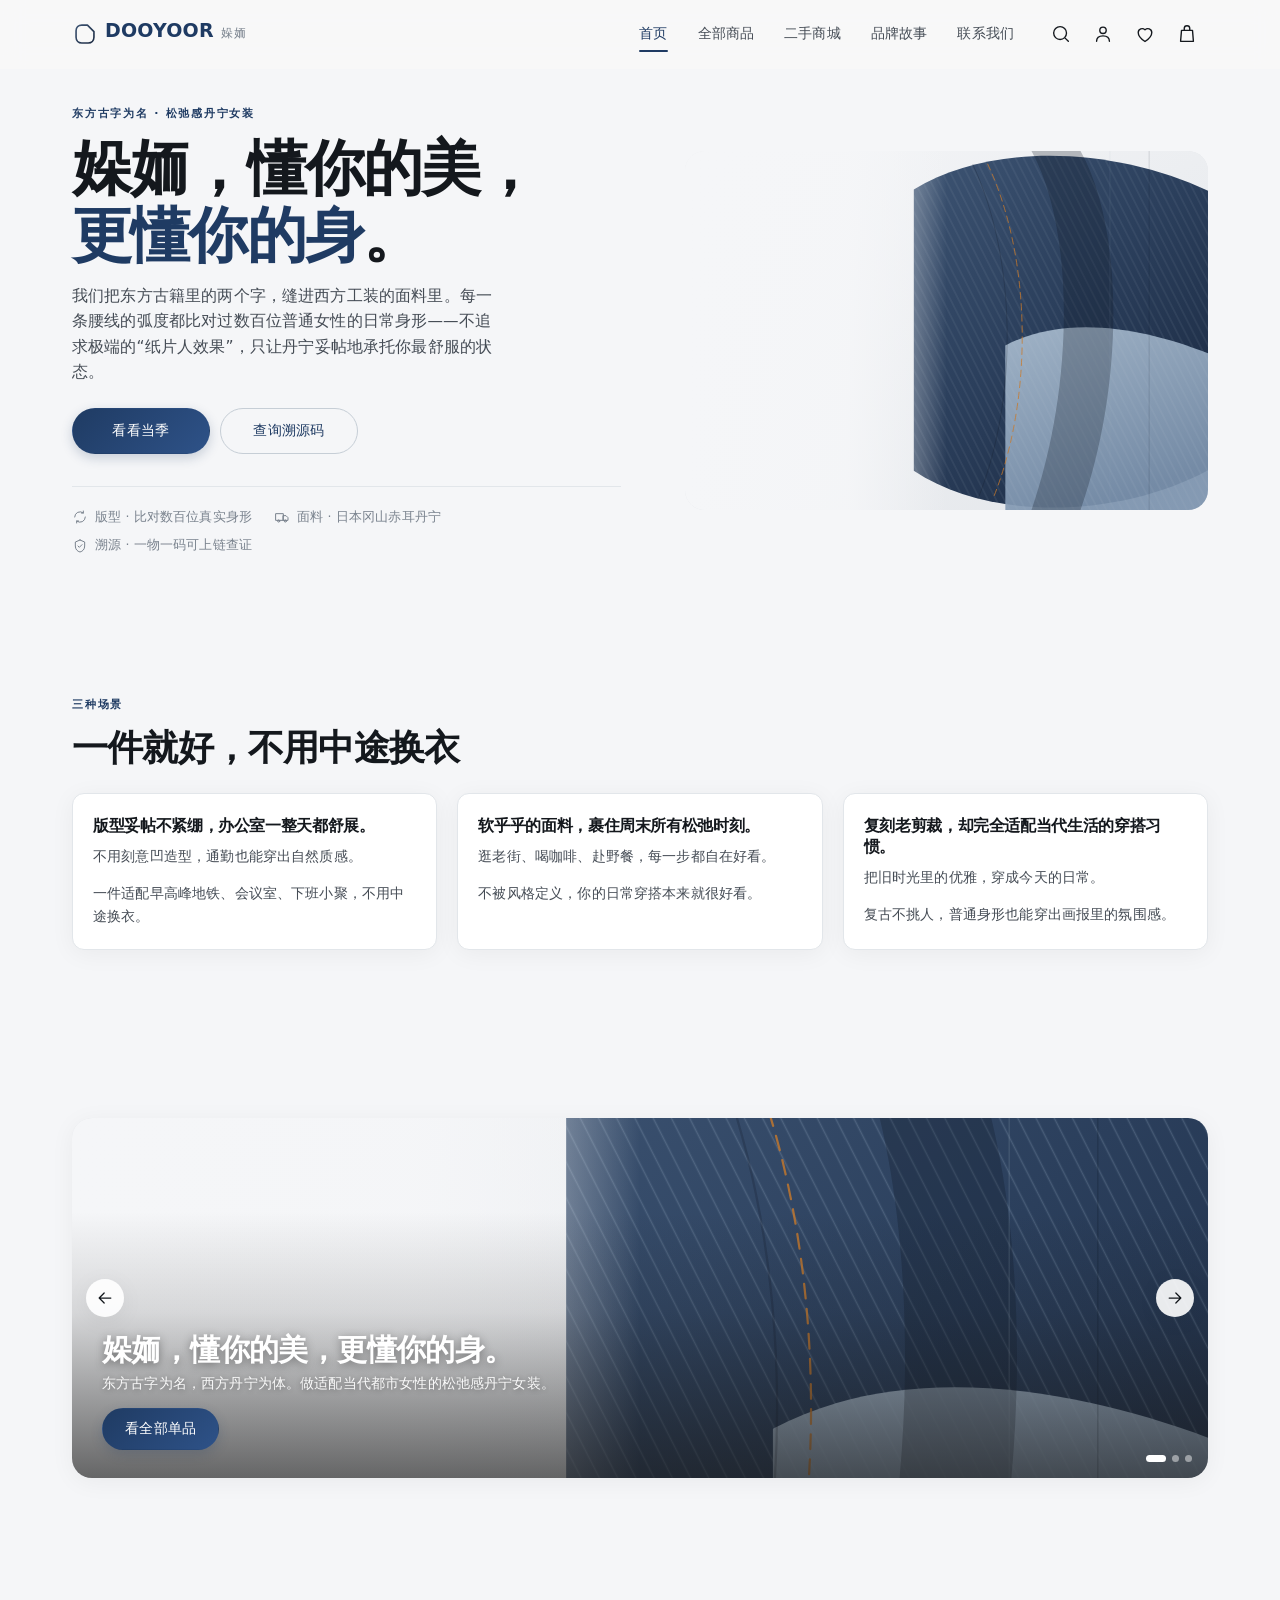
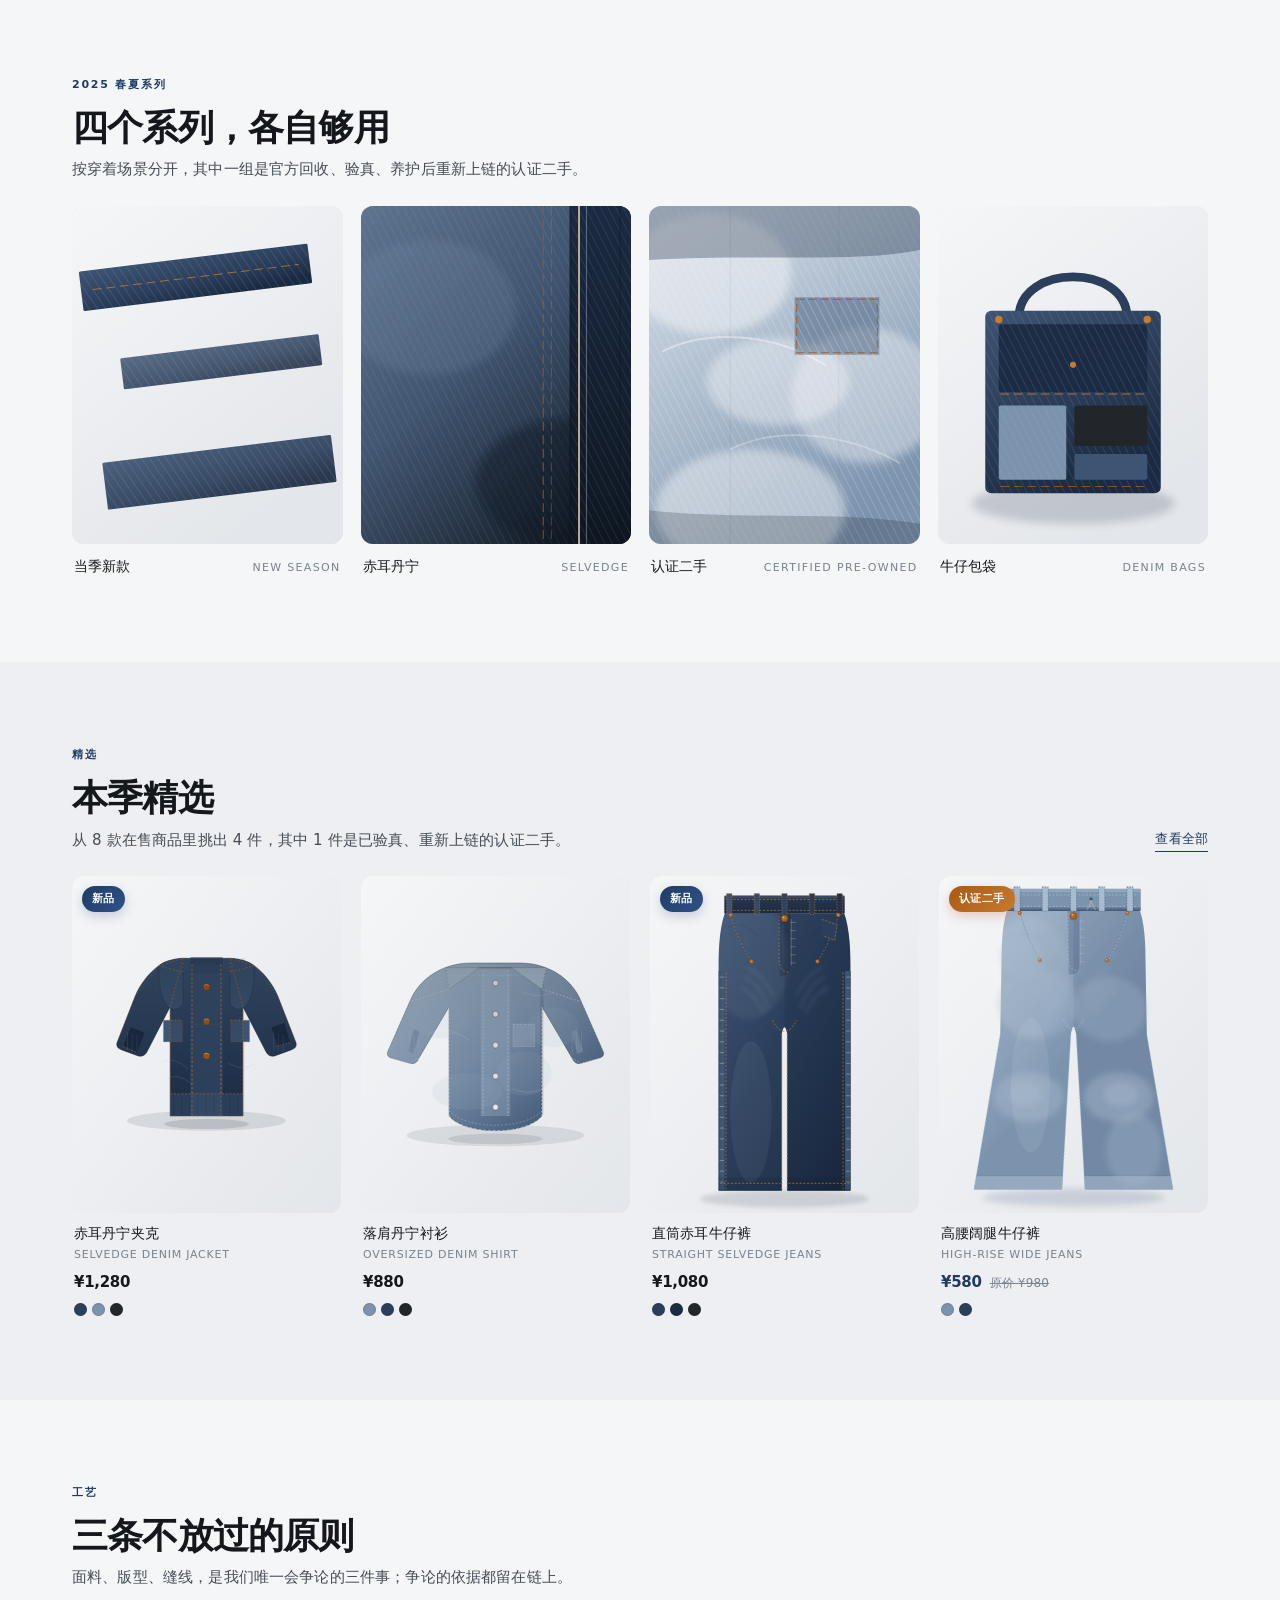
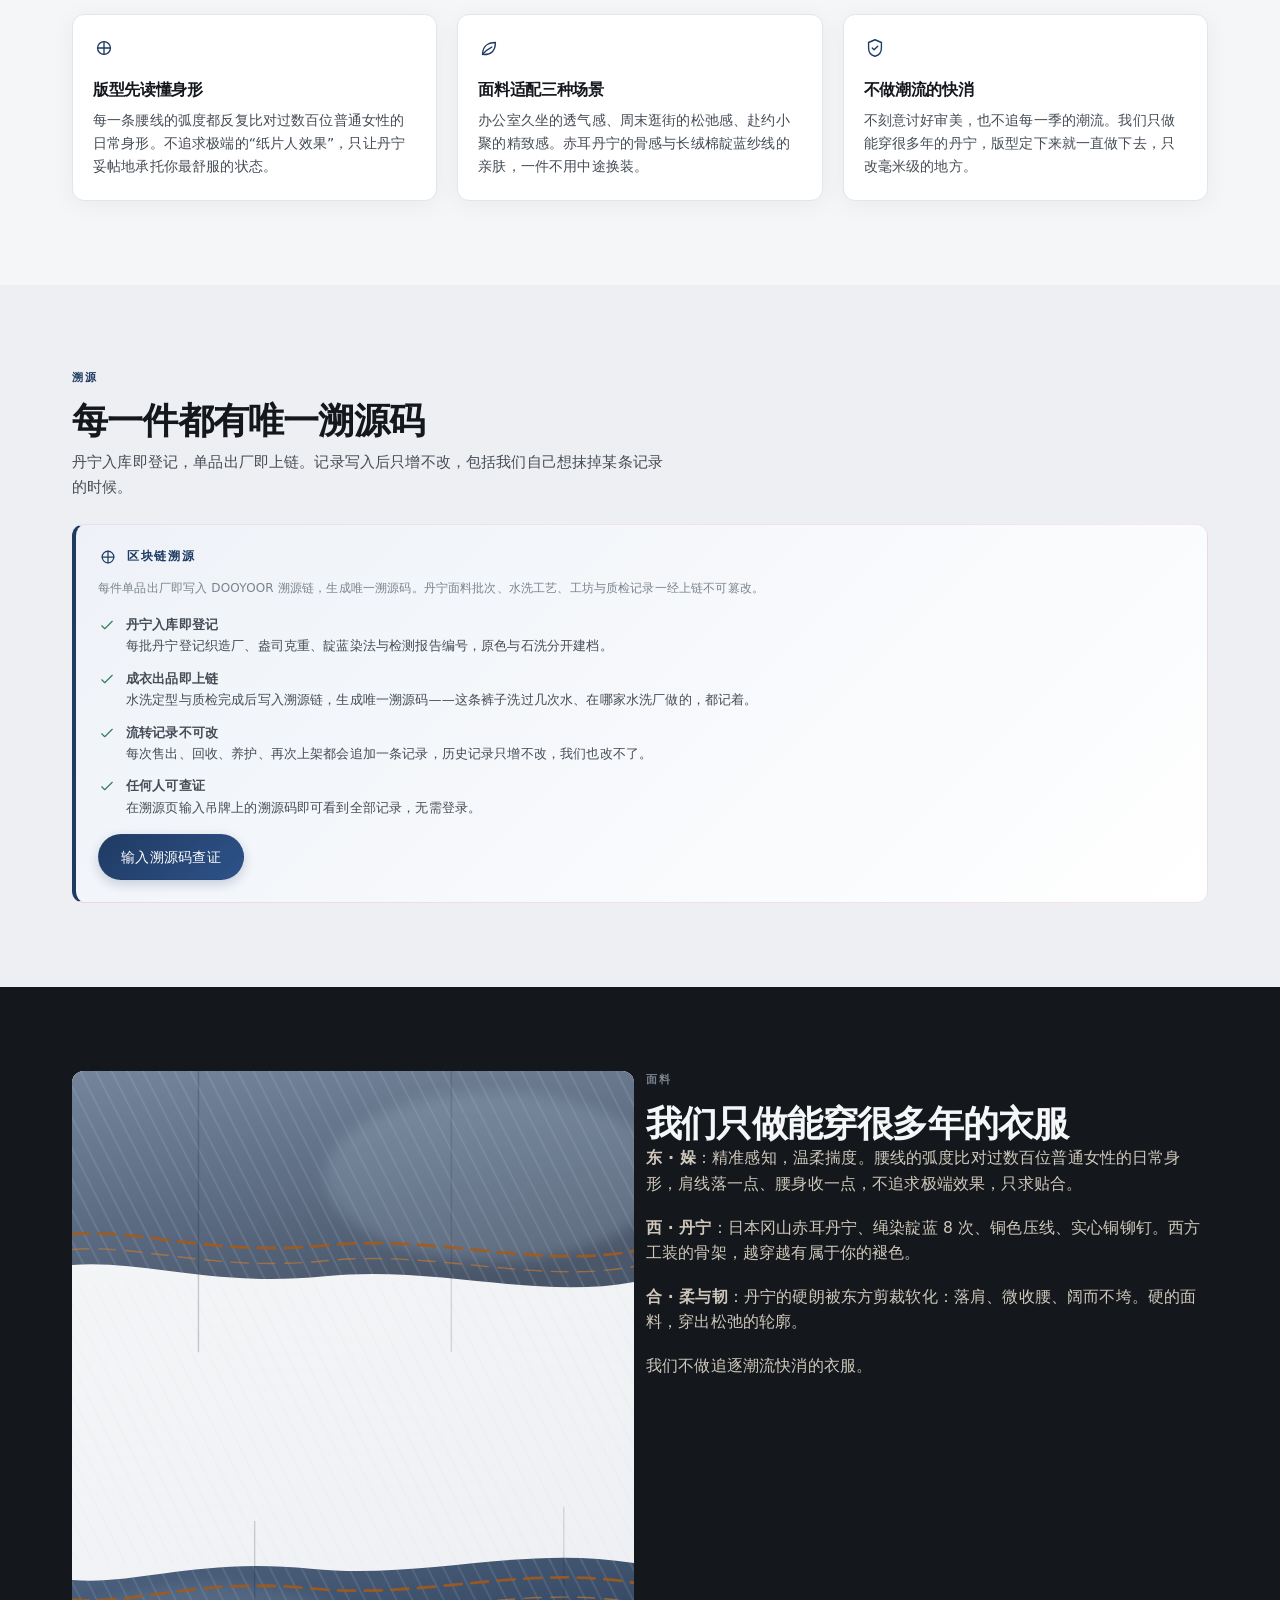
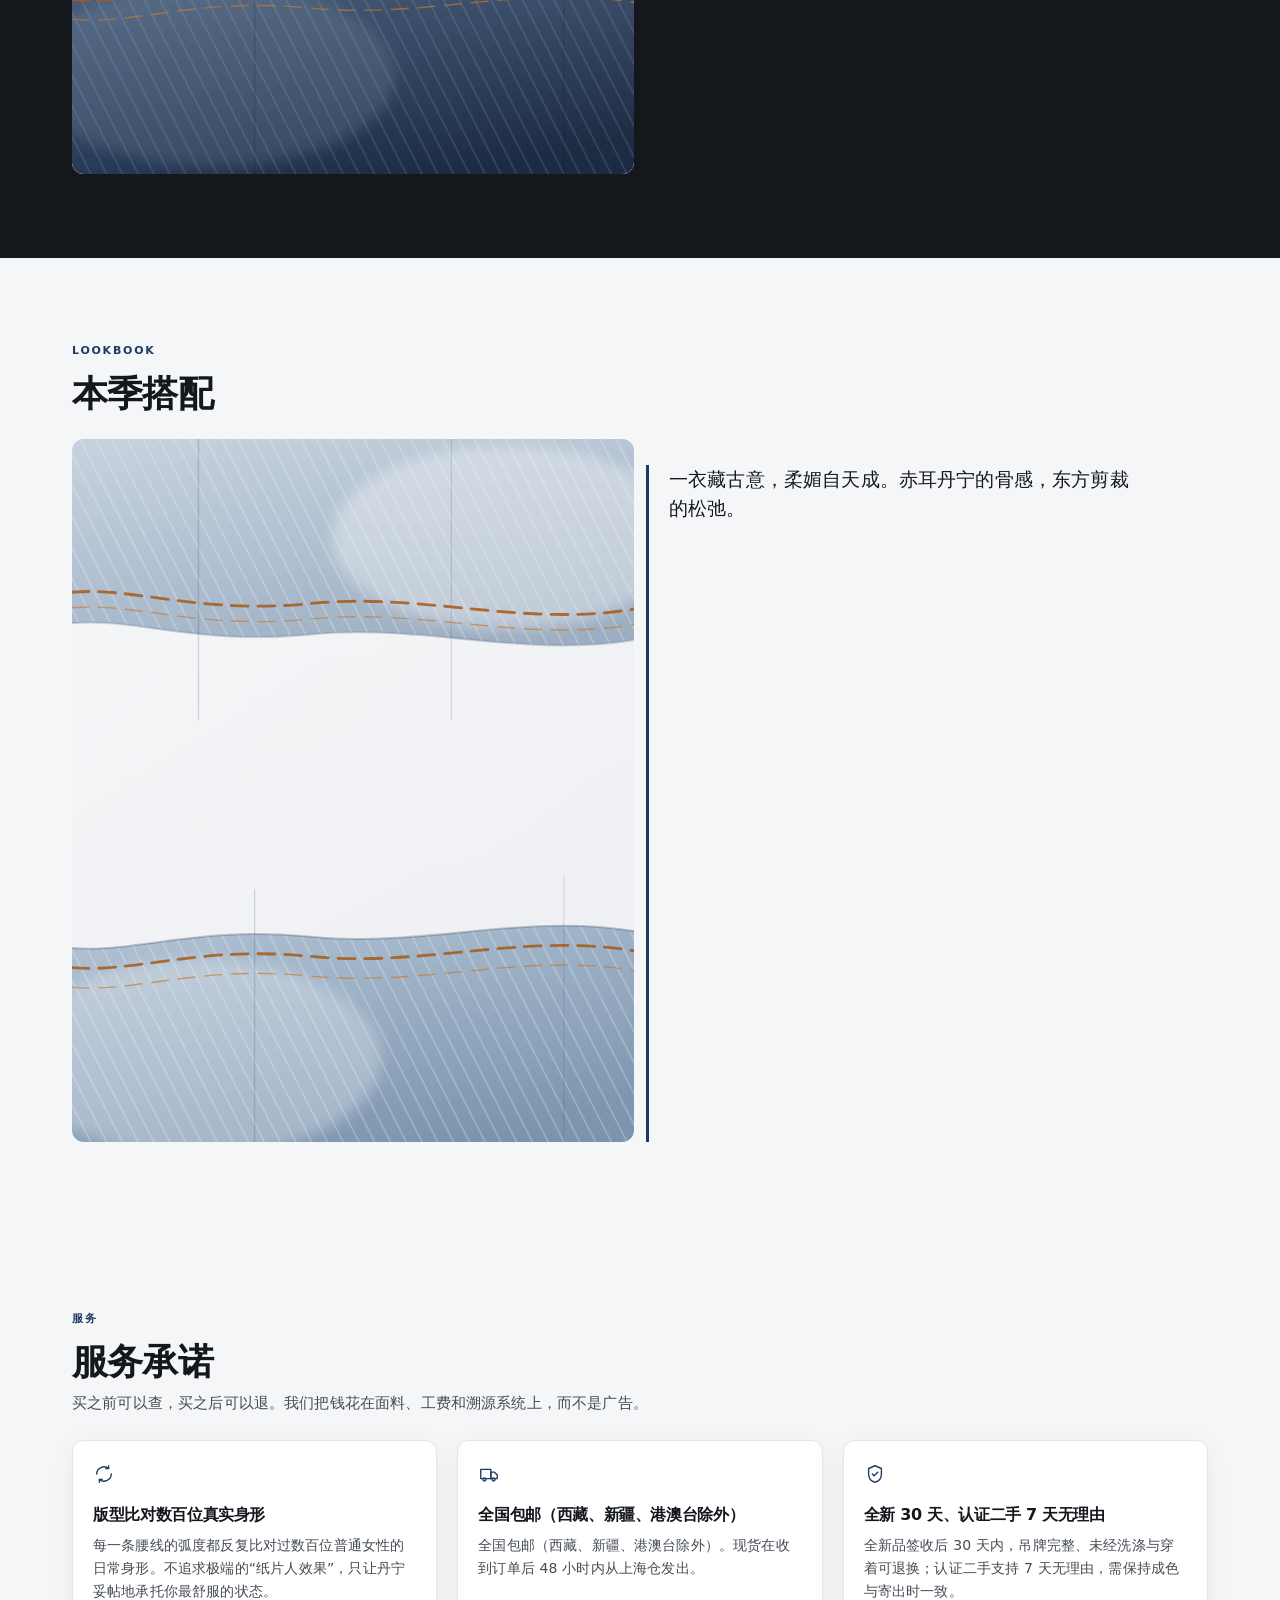
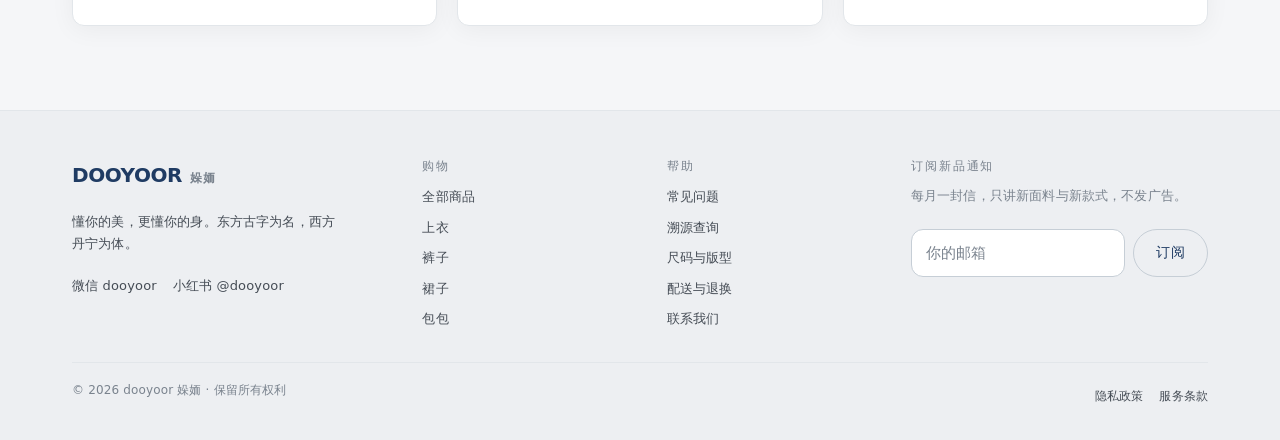
<file: index.html>
<!DOCTYPE html>
<html lang="zh-CN">
<head>
  <meta charset="utf-8">
  <meta name="viewport" content="width=device-width, initial-scale=1, viewport-fit=cover">
  <title>㛊䎟 dooyoor · 懂你的美，更懂你的身</title>
  <meta name="description" content="㛊䎟 dooyoor｜东方古字为名、西方丹宁为体的松弛感女装。日本冈山赤耳丹宁与绳染靛蓝，铜色压线，版型比对数百位真实身形；通勤、休闲、复古三种场景，一件够用。">
  <meta name="theme-color" content="#F5F6F8">
  <meta property="og:type" content="website">
  <meta property="og:title" content="㛊䎟 dooyoor · 懂你的美，更懂你的身">
  <meta property="og:description" content="㛊䎟 dooyoor｜东方古字为名、西方丹宁为体的松弛感女装。日本冈山赤耳丹宁与绳染靛蓝，铜色压线，版型比对数百位真实身形；通勤、休闲、复古三种场景，一件够用。">
  <meta property="og:image" content="assets/hero.svg">
  <link rel="icon" href="assets/logo-mark.svg" type="image/svg+xml">
  <link rel="apple-touch-icon" href="assets/logo-mark.svg">
  <link rel="stylesheet" href="css/style.css">
</head>
<body data-page="index">

  <a class="skip-link" href="#main">跳到主要内容</a>

  <header class="site-header" data-header>
    <div class="container header-inner">
      <button class="icon-btn menu-toggle" type="button" aria-label="打开菜单" aria-expanded="false" aria-controls="drawer" data-menu-toggle>
        <svg viewBox="0 0 24 24" width="22" height="22" aria-hidden="true" fill="none" stroke="currentColor" stroke-width="1.5" stroke-linecap="round"><path d="M3 6h18M3 12h18M3 18h18"/></svg>
      </button>

      <a class="brand" href="index.html">
        <img class="brand-mark" src="assets/logo-mark.svg" alt="" width="26" height="26" decoding="async">
        <span class="brand-name">dooyoor</span>
        <span class="brand-cn" aria-hidden="true">㛊䎟</span>
      </a>

      <nav class="nav-primary" aria-label="主导航">
        <a class="nav-link" href="index.html" data-nav="index">首页</a>
        <a class="nav-link" href="shop.html" data-nav="shop">全部商品</a>
        <a class="nav-link" href="preowned.html" data-nav="preowned">二手商城</a>
        <a class="nav-link" href="about.html" data-nav="about">品牌故事</a>
        <a class="nav-link" href="contact.html" data-nav="contact">联系我们</a>
      </nav>

      <div class="header-actions">
        <button class="icon-btn" type="button" aria-label="搜索商品" aria-expanded="false" aria-controls="search" data-search-toggle>
          <svg viewBox="0 0 24 24" width="22" height="22" aria-hidden="true" fill="none" stroke="currentColor" stroke-width="1.5" stroke-linecap="round"><circle cx="11" cy="11" r="7"/><path d="M20 20l-3.5-3.5"/></svg>
        </button>
        <a class="icon-btn" href="account.html" aria-label="我的" data-account-link>
          <svg viewBox="0 0 24 24" width="22" height="22" aria-hidden="true" fill="none" stroke="currentColor" stroke-width="1.5" stroke-linecap="round" stroke-linejoin="round"><circle cx="12" cy="8" r="3.5"/><path d="M5 20c0-3.9 3.1-6 7-6s7 2.1 7 6"/></svg>
        </a>
        <a class="icon-btn fav-link" href="shop.html?fav=1" aria-label="我的收藏">
          <svg viewBox="0 0 24 24" width="22" height="22" aria-hidden="true" fill="none" stroke="currentColor" stroke-width="1.5" stroke-linecap="round" stroke-linejoin="round"><path d="M12 20.2S4.6 15.5 4.6 10.4A4.3 4.3 0 0 1 12 7.5a4.3 4.3 0 0 1 7.4 2.9c0 5.1-7.4 9.8-7.4 9.8Z"/></svg>
          <span class="cart-badge" data-fav-count hidden>0</span>
        </a>
        <a class="icon-btn" href="cart.html" aria-label="购物袋">
          <svg viewBox="0 0 24 24" width="22" height="22" aria-hidden="true" fill="none" stroke="currentColor" stroke-width="1.5" stroke-linecap="round" stroke-linejoin="round"><path d="M6 8h12l1 12H5L6 8Z"/><path d="M9 8V6a3 3 0 0 1 6 0v2"/></svg>
          <span class="cart-badge" data-cart-count hidden>0</span>
        </a>
      </div>
    </div>
  </header>

  <div class="drawer" id="drawer" data-drawer hidden>
    <div class="drawer-backdrop" data-drawer-close></div>
    <aside class="drawer-panel" role="dialog" aria-modal="true" aria-label="站点菜单">
      <div class="drawer-head">
        <span class="drawer-title">dooyoor</span>
        <button class="icon-btn" type="button" aria-label="关闭菜单" data-drawer-close>
          <svg viewBox="0 0 24 24" width="22" height="22" aria-hidden="true" fill="none" stroke="currentColor" stroke-width="1.5" stroke-linecap="round"><path d="M6 6l12 12M18 6L6 18"/></svg>
        </button>
      </div>
      <nav class="drawer-nav" aria-label="移动端导航">
        <a class="drawer-link" href="index.html" data-nav="index">首页</a>
        <a class="drawer-link" href="shop.html" data-nav="shop">全部商品</a>
        <a class="drawer-link" href="preowned.html" data-nav="preowned">二手商城</a>
        <a class="drawer-link" href="verify.html" data-nav="verify">溯源查询</a>
        <a class="drawer-link" href="about.html" data-nav="about">品牌故事</a>
        <a class="drawer-link" href="contact.html" data-nav="contact">联系我们</a>
        <a class="drawer-link" href="cart.html" data-nav="cart">购物袋</a>
        <a class="drawer-link" href="shop.html?fav=1">我的收藏</a>
        <a class="drawer-link" href="account.html">我的账户</a>
      </nav>
      <div class="drawer-foot">
        <p class="drawer-note">全国包邮 · 认证二手 7 天无理由</p>
        <a class="drawer-mail" href="mailto:hello@dooyoor.com">hello@dooyoor.com</a>
      </div>
    </aside>
  </div>

  <div class="search-overlay" id="search" data-search hidden>
    <div class="search-backdrop" data-search-close></div>
    <div class="search-panel" role="dialog" aria-modal="true" aria-label="搜索商品">
      <form class="search-form" action="shop.html" method="get" role="search">
        <label class="u-sr-only" for="siteSearch">搜索商品</label>
        <div class="search-field">
          <input class="input search-input" id="siteSearch" name="q" type="search" placeholder="搜索商品名或品类，如：丹宁" autocomplete="off">
          <button class="search-clear" type="button" aria-label="清空搜索内容" data-search-clear hidden>
            <svg viewBox="0 0 24 24" width="18" height="18" aria-hidden="true" fill="none" stroke="currentColor" stroke-width="1.5" stroke-linecap="round"><path d="M6 6l12 12M18 6L6 18"/></svg>
          </button>
        </div>
        <button class="btn btn--primary" type="submit">搜索</button>
      </form>
      <div class="search-suggest">
        <span class="search-suggest-label">热门搜索</span>
        <a class="filter-chip" href="shop.html?q=丹宁">丹宁</a>
        <a class="filter-chip" href="shop.html?q=牛仔">牛仔裤</a>
        <a class="filter-chip" href="shop.html?q=裙">裙子</a>
        <a class="filter-chip" href="shop.html?cond=used">认证二手</a>
      </div>
      <button class="btn btn--ghost search-close" type="button" data-search-close>关闭</button>
    </div>
  </div>

  <main id="main">

    <section class="hero container" aria-labelledby="heroTitle">
      <div class="hero-media">
        <img src="assets/hero.svg" alt="dooyoor 当季系列" width="1600" height="1100" decoding="async">
      </div>
      <div class="hero-body">
        <p class="eyebrow">东方古字为名 · 松弛感丹宁女装</p>
        <h1 class="hero-title" id="heroTitle">㛊䎟，懂你的美，<em>更懂你的身</em>。</h1>
        <p class="hero-sub">我们把东方古籍里的两个字，缝进西方工装的面料里。每一条腰线的弧度都比对过数百位普通女性的日常身形——不追求极端的“纸片人效果”，只让丹宁妥帖地承托你最舒服的状态。</p>
        <div class="hero-cta">
          <a class="btn btn--primary" href="shop.html">看看当季</a>
          <a class="btn btn--outline" href="verify.html">查询溯源码</a>
        </div>
        <ul class="hero-meta">
          <li>
            <svg viewBox="0 0 24 24" width="16" height="16" aria-hidden="true" fill="none" stroke="currentColor" stroke-width="1.5" stroke-linecap="round" stroke-linejoin="round"><path d="M4 12a8 8 0 0 1 13-6"/><path d="M20 12a8 8 0 0 1-13 6"/><path d="M17 3v3h-3"/><path d="M7 21v-3h3"/></svg>
            版型 · 比对数百位真实身形
          </li>
          <li>
            <svg viewBox="0 0 24 24" width="16" height="16" aria-hidden="true" fill="none" stroke="currentColor" stroke-width="1.5" stroke-linecap="round" stroke-linejoin="round"><path d="M3 7h11v10H3z"/><path d="M14 10h4l3 3v4h-7z"/><circle cx="7" cy="18" r="1.6"/><circle cx="17" cy="18" r="1.6"/></svg>
            面料 · 日本冈山赤耳丹宁
          </li>
          <li>
            <svg viewBox="0 0 24 24" width="16" height="16" aria-hidden="true" fill="none" stroke="currentColor" stroke-width="1.5" stroke-linecap="round" stroke-linejoin="round"><path d="M12 3l7 3v6c0 5-3 8-7 9-4-1-7-4-7-9V6l7-3Z"/><path d="M9 12l2 2 4-4"/></svg>
            溯源 · 一物一码可上链查证
          </li>
        </ul>
      </div>
    </section>

    <section class="section" aria-labelledby="sceneTitle">
      <div class="container">
        <div class="section-head" data-reveal>
          <p class="eyebrow">三种场景</p>
          <h2 class="h2" id="sceneTitle">一件就好，不用中途换衣</h2>
        </div>
        <div class="pillars pillars--stack" data-card-stack>
          <article class="pillar">
            <h3 class="h3">版型妥帖不紧绷，办公室一整天都舒展。</h3>
            <p>不用刻意凹造型，通勤也能穿出自然质感。</p>
            <p class="chain-note">一件适配早高峰地铁、会议室、下班小聚，不用中途换衣。</p>
          </article>
          <article class="pillar">
            <h3 class="h3">软乎乎的面料，裹住周末所有松弛时刻。</h3>
            <p>逛老街、喝咖啡、赴野餐，每一步都自在好看。</p>
            <p class="chain-note">不被风格定义，你的日常穿搭本来就很好看。</p>
          </article>
          <article class="pillar">
            <h3 class="h3">复刻老剪裁，却完全适配当代生活的穿搭习惯。</h3>
            <p>把旧时光里的优雅，穿成今天的日常。</p>
            <p class="chain-note">复古不挑人，普通身形也能穿出画报里的氛围感。</p>
          </article>
        </div>
        <p class="pillars--stack-hint">左右滑动，翻看三种场景</p>
      </div>
    </section>

    <section class="section section--tight" aria-label="精选推荐">
      <div class="container">
        <div class="banner" data-banner role="region" aria-roledescription="carousel" aria-label="精选推荐轮播">
          <div class="banner-swiper" data-banner-swiper>
            <div class="banner-track" data-banner-track aria-live="off"></div>
            <button class="banner-arrow banner-arrow--prev" type="button" aria-label="上一张" data-banner-prev>
              <svg viewBox="0 0 24 24" width="20" height="20" aria-hidden="true" fill="none" stroke="currentColor" stroke-width="1.5" stroke-linecap="round" stroke-linejoin="round"><path d="M19 12H5M11 18l-6-6 6-6"/></svg>
            </button>
            <button class="banner-arrow banner-arrow--next" type="button" aria-label="下一张" data-banner-next>
              <svg viewBox="0 0 24 24" width="20" height="20" aria-hidden="true" fill="none" stroke="currentColor" stroke-width="1.5" stroke-linecap="round" stroke-linejoin="round"><path d="M5 12h14M13 6l6 6-6 6"/></svg>
            </button>
            <div class="banner-dots" data-banner-dots></div>
          </div>
        </div>
      </div>
    </section>

    <section class="section" aria-labelledby="collectionTitle">
      <div class="container">
        <div class="section-head" data-reveal>
          <p class="eyebrow">2025 春夏系列</p>
          <h2 class="h2" id="collectionTitle">四个系列，各自够用</h2>
          <p class="lead">按穿着场景分开，其中一组是官方回收、验真、养护后重新上链的认证二手。</p>
        </div>
        <div class="collection-grid" data-collection-grid data-reveal></div>
      </div>
    </section>

    <section class="section section--paper2" aria-labelledby="featuredTitle">
      <div class="container">
        <div class="section-head section-head--split" data-reveal>
          <div>
            <p class="eyebrow">精选</p>
            <h2 class="h2" id="featuredTitle">本季精选</h2>
            <p class="lead">从 8 款在售商品里挑出 4 件，其中 1 件是已验真、重新上链的认证二手。</p>
          </div>
          <a class="section-link" href="shop.html">查看全部</a>
        </div>
        <div class="product-grid" data-product-grid data-reveal></div>
      </div>
    </section>

    <section class="section" aria-labelledby="pillarTitle">
      <div class="container">
        <div class="section-head" data-reveal>
          <p class="eyebrow">工艺</p>
          <h2 class="h2" id="pillarTitle">三条不放过的原则</h2>
          <p class="lead">面料、版型、缝线，是我们唯一会争论的三件事；争论的依据都留在链上。</p>
        </div>
        <div class="pillars" data-pillars data-reveal></div>
      </div>
    </section>

    <section class="section section--paper2" aria-labelledby="chainTitle">
      <div class="container">
        <div class="section-head" data-reveal>
          <p class="eyebrow">溯源</p>
          <h2 class="h2" id="chainTitle">每一件都有唯一溯源码</h2>
          <p class="lead">丹宁入库即登记，单品出厂即上链。记录写入后只增不改，包括我们自己想抹掉某条记录的时候。</p>
        </div>
        <div class="chain-panel" data-reveal>
          <div class="chain-head">
            <svg viewBox="0 0 24 24" width="20" height="20" aria-hidden="true" fill="none" stroke="currentColor" stroke-width="1.5" stroke-linecap="round" stroke-linejoin="round"><circle cx="12" cy="12" r="7"/><path d="M12 5v14M5 12h14"/></svg>
            <span class="chain-title">区块链溯源</span>
          </div>
          <p class="chain-note" data-chain-note></p>
          <div class="verify-steps" data-verify-steps></div>
          <div class="chain-actions">
            <a class="btn btn--primary" href="verify.html">输入溯源码查证</a>
          </div>
        </div>
      </div>
    </section>

    <section class="section section--ink" aria-labelledby="fabricTitle">
      <div class="container">
        <div class="lookbook">
          <div class="look-card">
            <img src="assets/look-01.svg" alt="冈山赤耳丹宁的布边、靛蓝经纬与石洗后的褪色肌理" loading="lazy" decoding="async" width="800" height="1000">
          </div>
          <div>
            <p class="eyebrow">面料</p>
            <h2 class="h2" id="fabricTitle">我们只做能穿很多年的衣服</h2>
            <div class="prose">
              <p><strong>东 · 㛊</strong>：精准感知，温柔揣度。腰线的弧度比对过数百位普通女性的日常身形，肩线落一点、腰身收一点，不追求极端效果，只求贴合。</p>
              <p><strong>西 · 丹宁</strong>：日本冈山赤耳丹宁、绳染靛蓝 8 次、铜色压线、实心铜铆钉。西方工装的骨架，越穿越有属于你的褪色。</p>
              <p><strong>合 · 柔与韧</strong>：丹宁的硬朗被东方剪裁软化：落肩、微收腰、阔而不垮。硬的面料，穿出松弛的轮廓。</p>
              <p>我们不做追逐潮流快消的衣服。</p>
            </div>
          </div>
        </div>
      </div>
    </section>

    <section class="section" aria-labelledby="lookbookTitle">
      <div class="container">
        <div class="section-head" data-reveal>
          <p class="eyebrow">Lookbook</p>
          <h2 class="h2" id="lookbookTitle">本季搭配</h2>
        </div>
        <div class="lookbook">
          <div class="look-card">
            <img src="assets/look-02.svg" alt="dooyoor 当季牛仔搭配：丹宁上衣与直筒牛仔裤" loading="lazy" decoding="async" width="800" height="1000">
          </div>
          <p class="quote">一衣藏古意，柔媚自天成。赤耳丹宁的骨感，东方剪裁的松弛。</p>
        </div>
      </div>
    </section>

    <section class="section section--tight" aria-labelledby="promiseTitle">
      <div class="container">
        <div class="section-head" data-reveal>
          <p class="eyebrow">服务</p>
          <h2 class="h2" id="promiseTitle">服务承诺</h2>
          <p class="lead">买之前可以查，买之后可以退。我们把钱花在面料、工费和溯源系统上，而不是广告。</p>
        </div>
        <div class="pillars" data-promise-pillars data-reveal></div>
      </div>
    </section>

  </main>

  <footer class="site-footer">
    <div class="container">
      <div class="footer-grid">
        <div class="footer-col footer-brand">
          <p class="footer-logo">dooyoor<span class="footer-cn">㛊䎟</span></p>
          <p class="footer-tagline">懂你的美，更懂你的身。东方古字为名，西方丹宁为体。</p>
          <p class="footer-social">
            <a class="footer-link" href="contact.html">微信 dooyoor</a>
            <a class="footer-link" href="contact.html">小红书 @dooyoor</a>
          </p>
        </div>
        <div class="footer-col">
          <h2 class="footer-title">购物</h2>
          <a class="footer-link" href="shop.html">全部商品</a>
          <a class="footer-link" href="shop.html?c=tops">上衣</a>
          <a class="footer-link" href="shop.html?c=bottoms">裤子</a>
          <a class="footer-link" href="shop.html?c=skirts">裙子</a>
          <a class="footer-link" href="shop.html?c=bags">包包</a>
        </div>
        <div class="footer-col">
          <h2 class="footer-title">帮助</h2>
          <a class="footer-link" href="contact.html#faq">常见问题</a>
          <a class="footer-link" href="verify.html">溯源查询</a>
          <a class="footer-link" href="contact.html#faq">尺码与版型</a>
          <a class="footer-link" href="contact.html#faq">配送与退换</a>
          <a class="footer-link" href="contact.html">联系我们</a>
        </div>
        <div class="footer-col footer-news">
          <h2 class="footer-title">订阅新品通知</h2>
          <p class="footer-note">每月一封信，只讲新面料与新款式，不发广告。</p>
          <form class="news-form" data-news-form novalidate>
            <label class="u-sr-only" for="newsEmail">邮箱地址</label>
            <input class="input" id="newsEmail" name="email" type="email" placeholder="你的邮箱" autocomplete="email" required>
            <button class="btn btn--outline" type="submit">订阅</button>
          </form>
          <p class="form-note" data-news-note></p>
        </div>
      </div>
      <div class="footer-bottom">
        <p>© <span data-year>2025</span> dooyoor 㛊䎟 · 保留所有权利</p>
        <p class="footer-legal"><a class="footer-link" href="#">隐私政策</a><a class="footer-link" href="#">服务条款</a></p>
      </div>
    </div>
  </footer>

  <nav class="bottom-nav" aria-label="底部导航">
    <a class="bottom-nav-item" href="index.html" data-nav="index">
      <svg viewBox="0 0 24 24" width="22" height="22" aria-hidden="true" fill="none" stroke="currentColor" stroke-width="1.5" stroke-linecap="round" stroke-linejoin="round"><path d="M4 11l8-6 8 6"/><path d="M6 10v9h12v-9"/></svg>
      <span class="bottom-nav-label">首页</span>
    </a>
    <a class="bottom-nav-item" href="shop.html" data-nav="shop">
      <svg viewBox="0 0 24 24" width="22" height="22" aria-hidden="true" fill="none" stroke="currentColor" stroke-width="1.5" stroke-linecap="round" stroke-linejoin="round"><path d="M4 6h16l-1.5 13h-13L4 6Z"/><path d="M9 6a3 3 0 0 1 6 0"/></svg>
      <span class="bottom-nav-label">商品</span>
    </a>
    <a class="bottom-nav-item" href="preowned.html" data-nav="preowned">
      <svg viewBox="0 0 24 24" width="22" height="22" aria-hidden="true" fill="none" stroke="currentColor" stroke-width="1.5" stroke-linecap="round" stroke-linejoin="round"><path d="M4 12a8 8 0 0 1 13-6"/><path d="M20 12a8 8 0 0 1-13 6"/><path d="M17 3v3h-3"/><path d="M7 21v-3h3"/></svg>
      <span class="bottom-nav-label">二手</span>
    </a>
    <a class="bottom-nav-item" href="cart.html" data-nav="cart">
      <span class="bottom-nav-icon-wrap">
        <svg viewBox="0 0 24 24" width="22" height="22" aria-hidden="true" fill="none" stroke="currentColor" stroke-width="1.5" stroke-linecap="round" stroke-linejoin="round"><path d="M6 8h12l1 12H5L6 8Z"/><path d="M9 8V6a3 3 0 0 1 6 0v2"/></svg>
        <span class="cart-badge" data-cart-count hidden>0</span>
      </span>
      <span class="bottom-nav-label">购物袋</span>
    </a>
    <a class="bottom-nav-item" href="account.html" data-nav="account">
      <svg viewBox="0 0 24 24" width="22" height="22" aria-hidden="true" fill="none" stroke="currentColor" stroke-width="1.5" stroke-linecap="round" stroke-linejoin="round"><circle cx="12" cy="8" r="3.5"/><path d="M5 20c0-3.9 3.1-6 7-6s7 2.1 7 6"/></svg>
      <span class="bottom-nav-label">我的</span>
    </a>
  </nav>
  <div class="toast" data-toast role="status" aria-live="polite"></div>

  <script src="js/site-config.js"></script>
  <script src="js/cart.js"></script>
  <script src="js/main.js"></script>
  <script src="js/fav.js"></script>
  <script src="js/auth.js"></script>
  <script src="js/wallet.js"></script>
  <script src="js/orders.js"></script>
  <script src="js/preowned.js"></script>
  <script src="js/home.js"></script>
</body>
</html>
</file>
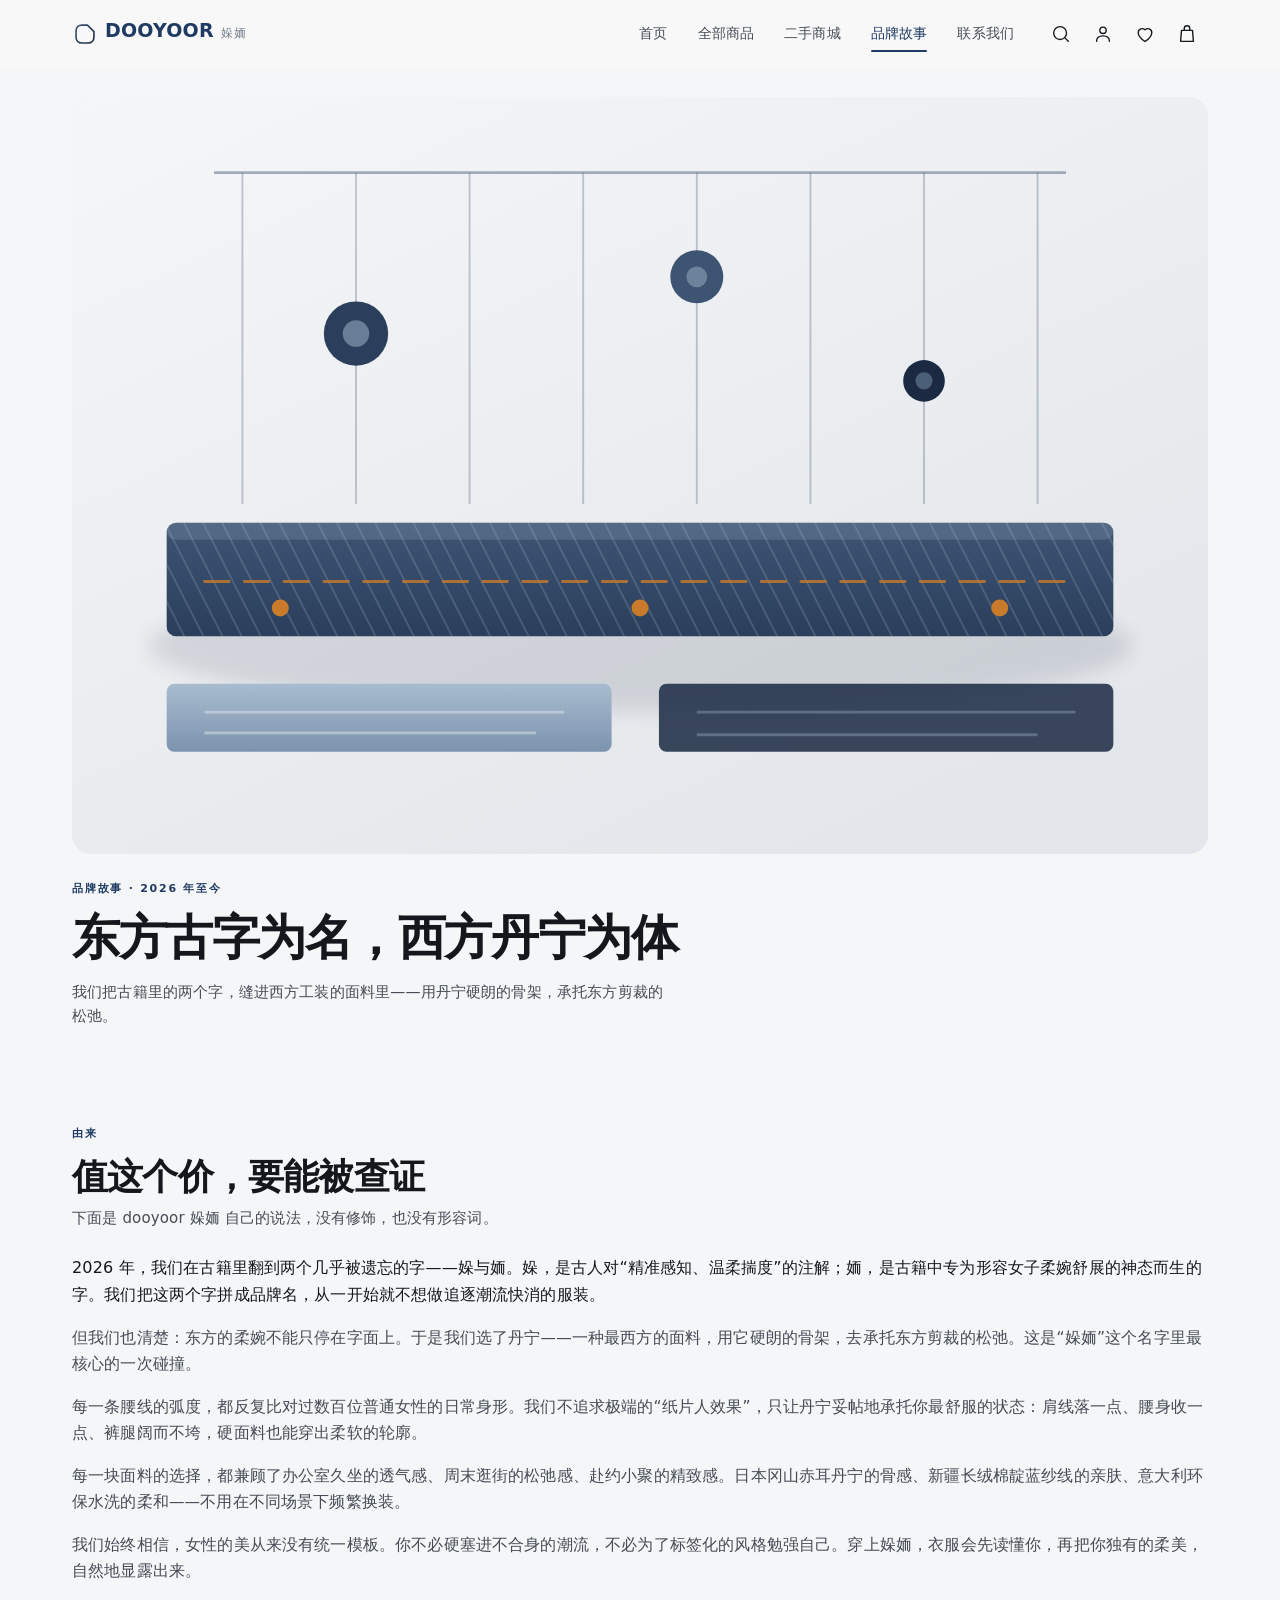
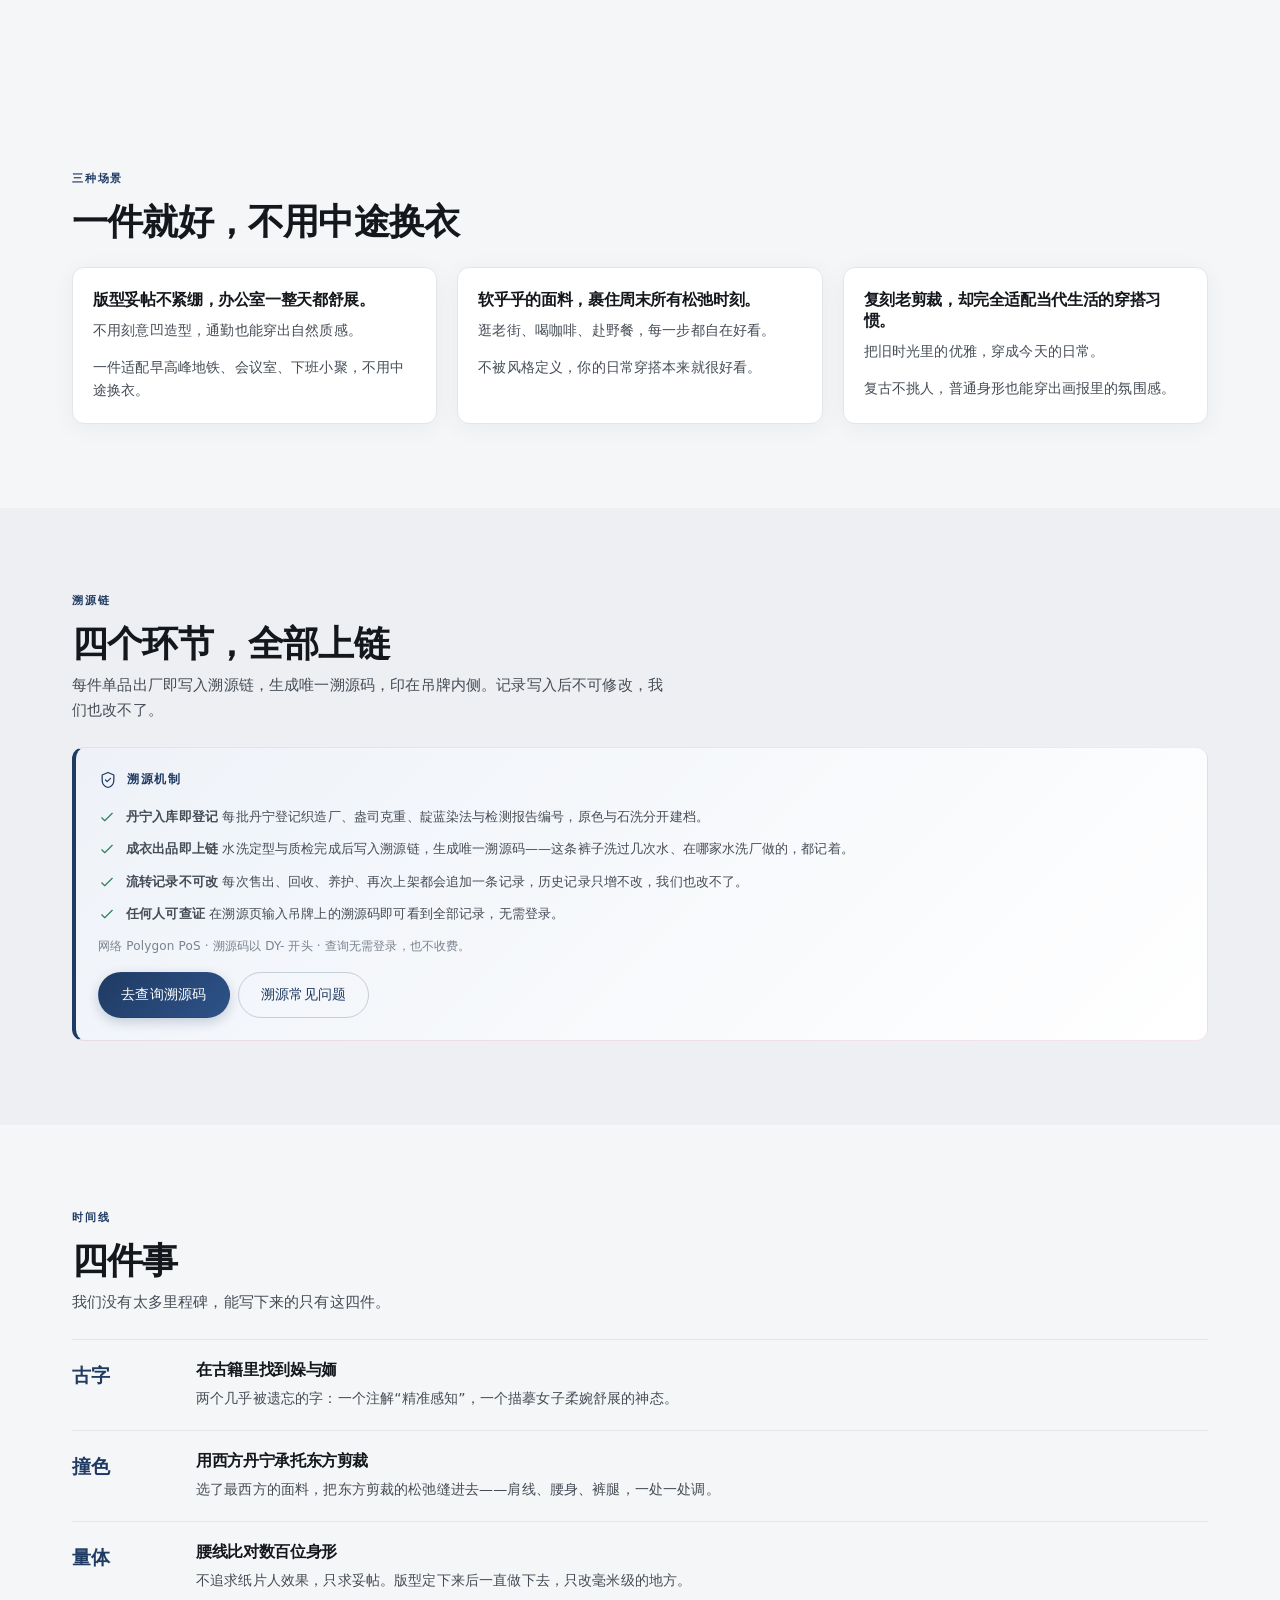
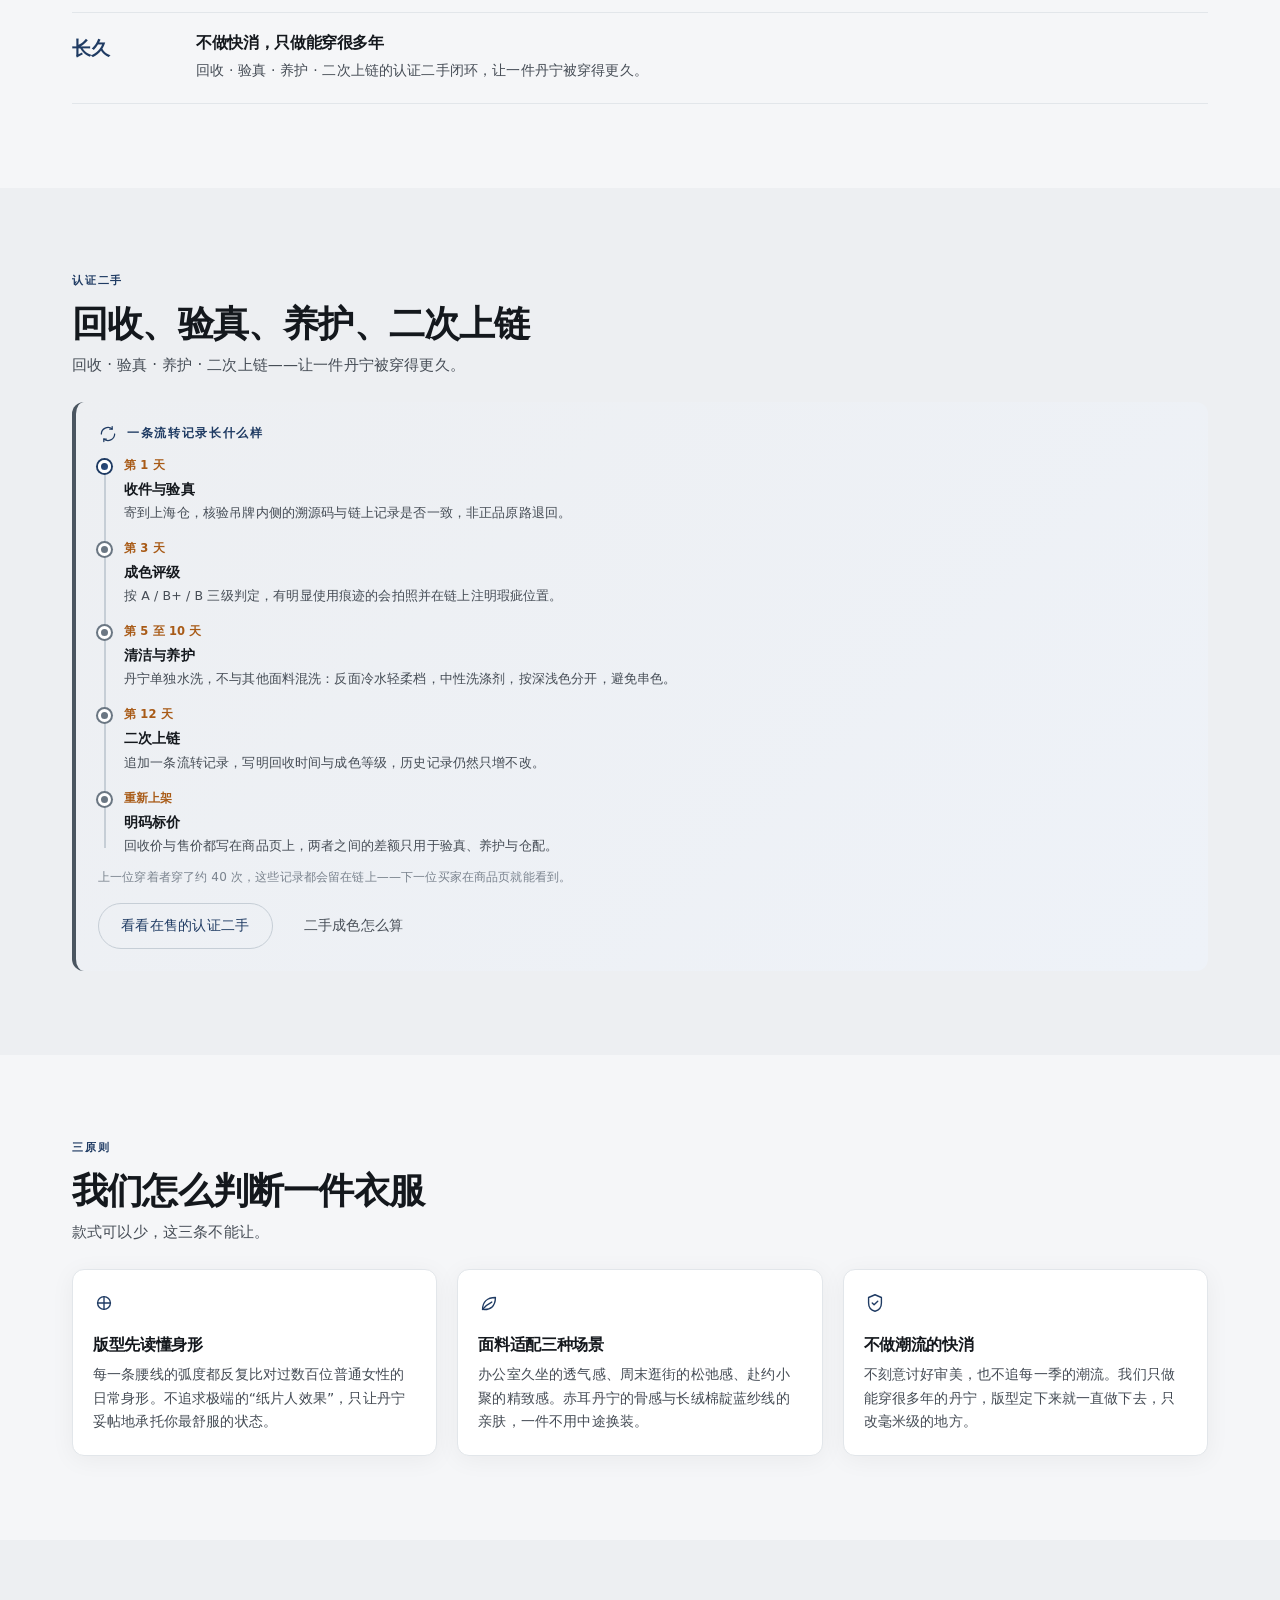
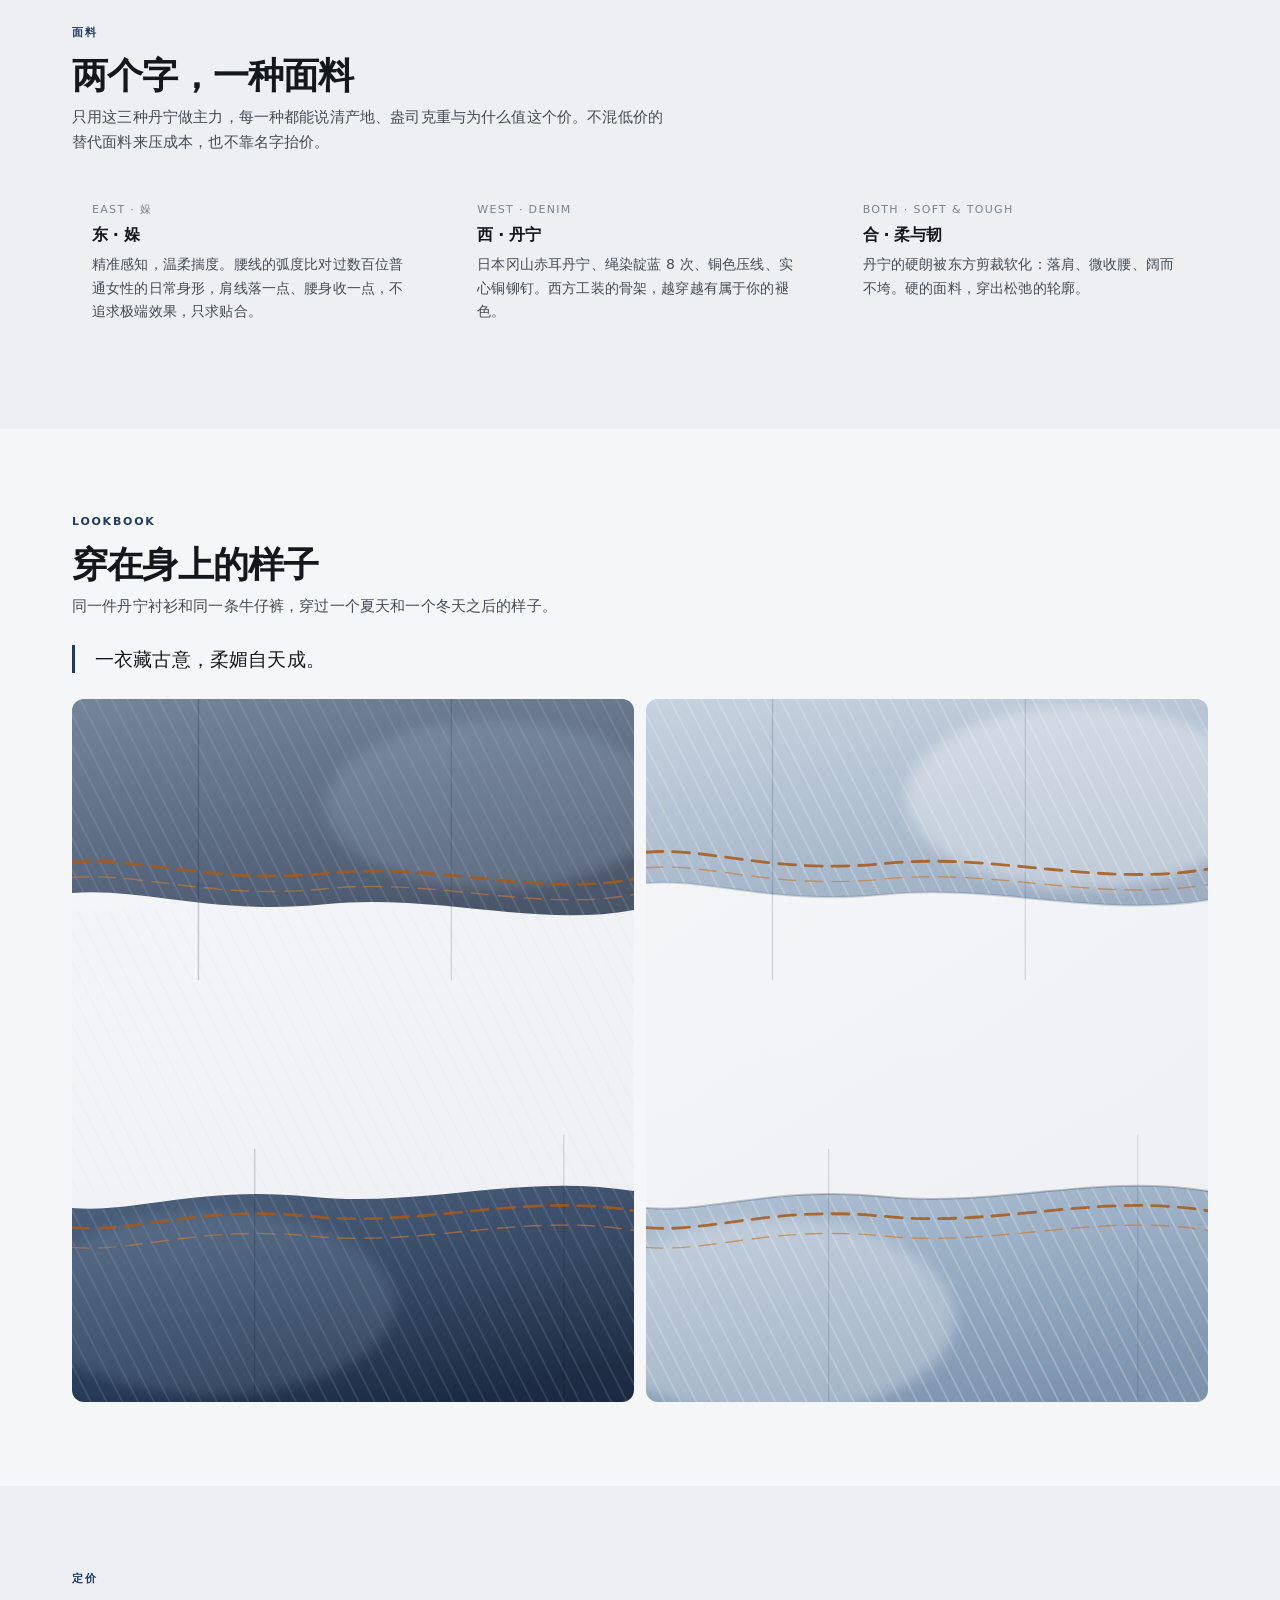
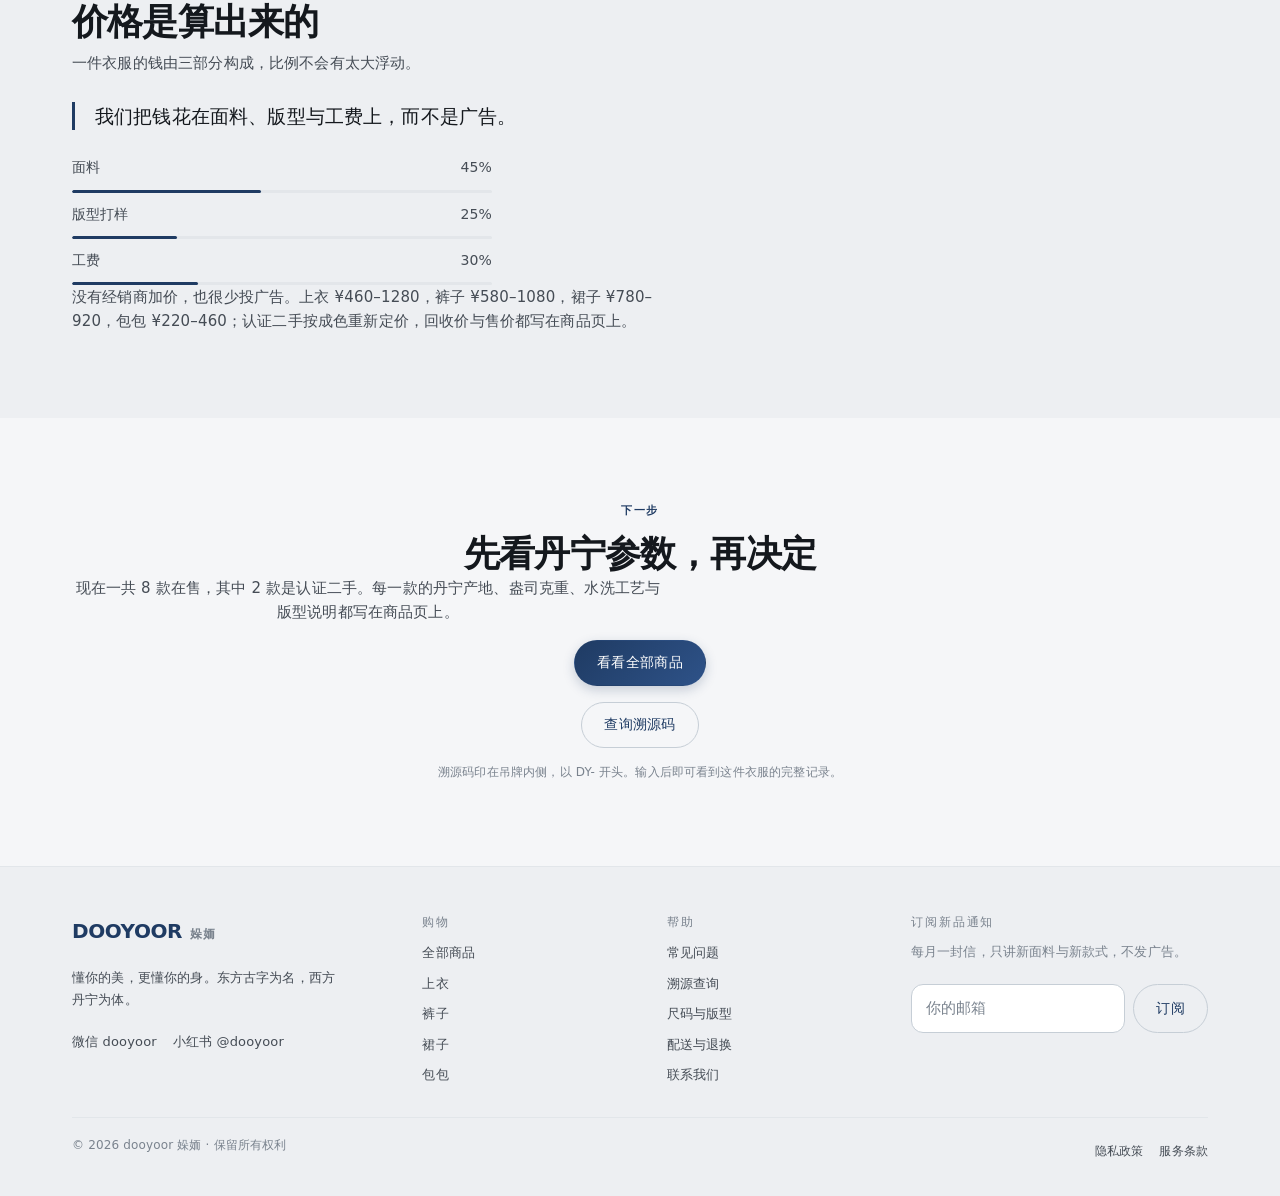
<file: about.html>
<!DOCTYPE html>
<html lang="zh-CN">
<head>
  <meta charset="utf-8">
  <meta name="viewport" content="width=device-width, initial-scale=1, viewport-fit=cover">
  <title>品牌故事 · 㛊䎟 dooyoor</title>
  <meta name="description" content="2026 年我们在古籍里翻到两个几乎被遗忘的字——㛊与䎟。以东方古字为名，用西方丹宁为体，做适配当代都市女性的松弛感丹宁女装。">
  <meta name="theme-color" content="#F5F6F8">
  <meta property="og:type" content="website">
  <meta property="og:title" content="品牌故事 · 㛊䎟 dooyoor">
  <meta property="og:description" content="2026 年我们在古籍里翻到两个几乎被遗忘的字——㛊与䎟。以东方古字为名，用西方丹宁为体，做适配当代都市女性的松弛感丹宁女装。">
  <meta property="og:image" content="assets/hero.svg">
  <link rel="icon" href="assets/logo-mark.svg" type="image/svg+xml">
  <link rel="apple-touch-icon" href="assets/logo-mark.svg">
  <link rel="stylesheet" href="css/style.css">
</head>
<body data-page="about">

  <a class="skip-link" href="#main">跳到主要内容</a>

  <header class="site-header" data-header>
    <div class="container header-inner">
      <button class="icon-btn menu-toggle" type="button" aria-label="打开菜单" aria-expanded="false" aria-controls="drawer" data-menu-toggle>
        <svg viewBox="0 0 24 24" width="22" height="22" aria-hidden="true" fill="none" stroke="currentColor" stroke-width="1.5" stroke-linecap="round"><path d="M3 6h18M3 12h18M3 18h18"/></svg>
      </button>

      <a class="brand" href="index.html">
        <img class="brand-mark" src="assets/logo-mark.svg" alt="" width="26" height="26" decoding="async">
        <span class="brand-name">dooyoor</span>
        <span class="brand-cn" aria-hidden="true">㛊䎟</span>
      </a>

      <nav class="nav-primary" aria-label="主导航">
        <a class="nav-link" href="index.html" data-nav="index">首页</a>
        <a class="nav-link" href="shop.html" data-nav="shop">全部商品</a>
        <a class="nav-link" href="preowned.html" data-nav="preowned">二手商城</a>
        <a class="nav-link" href="about.html" data-nav="about">品牌故事</a>
        <a class="nav-link" href="contact.html" data-nav="contact">联系我们</a>
      </nav>

      <div class="header-actions">
        <button class="icon-btn" type="button" aria-label="搜索商品" aria-expanded="false" aria-controls="search" data-search-toggle>
          <svg viewBox="0 0 24 24" width="22" height="22" aria-hidden="true" fill="none" stroke="currentColor" stroke-width="1.5" stroke-linecap="round"><circle cx="11" cy="11" r="7"/><path d="M20 20l-3.5-3.5"/></svg>
        </button>
        <a class="icon-btn" href="account.html" aria-label="我的" data-account-link>
          <svg viewBox="0 0 24 24" width="22" height="22" aria-hidden="true" fill="none" stroke="currentColor" stroke-width="1.5" stroke-linecap="round" stroke-linejoin="round"><circle cx="12" cy="8" r="3.5"/><path d="M5 20c0-3.9 3.1-6 7-6s7 2.1 7 6"/></svg>
        </a>
        <a class="icon-btn fav-link" href="shop.html?fav=1" aria-label="我的收藏">
          <svg viewBox="0 0 24 24" width="22" height="22" aria-hidden="true" fill="none" stroke="currentColor" stroke-width="1.5" stroke-linecap="round" stroke-linejoin="round"><path d="M12 20.2S4.6 15.5 4.6 10.4A4.3 4.3 0 0 1 12 7.5a4.3 4.3 0 0 1 7.4 2.9c0 5.1-7.4 9.8-7.4 9.8Z"/></svg>
          <span class="cart-badge" data-fav-count hidden>0</span>
        </a>
        <a class="icon-btn" href="cart.html" aria-label="购物袋">
          <svg viewBox="0 0 24 24" width="22" height="22" aria-hidden="true" fill="none" stroke="currentColor" stroke-width="1.5" stroke-linecap="round" stroke-linejoin="round"><path d="M6 8h12l1 12H5L6 8Z"/><path d="M9 8V6a3 3 0 0 1 6 0v2"/></svg>
          <span class="cart-badge" data-cart-count hidden>0</span>
        </a>
      </div>
    </div>
  </header>

  <div class="drawer" id="drawer" data-drawer hidden>
    <div class="drawer-backdrop" data-drawer-close></div>
    <aside class="drawer-panel" role="dialog" aria-modal="true" aria-label="站点菜单">
      <div class="drawer-head">
        <span class="drawer-title">dooyoor</span>
        <button class="icon-btn" type="button" aria-label="关闭菜单" data-drawer-close>
          <svg viewBox="0 0 24 24" width="22" height="22" aria-hidden="true" fill="none" stroke="currentColor" stroke-width="1.5" stroke-linecap="round"><path d="M6 6l12 12M18 6L6 18"/></svg>
        </button>
      </div>
      <nav class="drawer-nav" aria-label="移动端导航">
        <a class="drawer-link" href="index.html" data-nav="index">首页</a>
        <a class="drawer-link" href="shop.html" data-nav="shop">全部商品</a>
        <a class="drawer-link" href="preowned.html" data-nav="preowned">二手商城</a>
        <a class="drawer-link" href="verify.html" data-nav="verify">溯源查询</a>
        <a class="drawer-link" href="about.html" data-nav="about">品牌故事</a>
        <a class="drawer-link" href="contact.html" data-nav="contact">联系我们</a>
        <a class="drawer-link" href="cart.html" data-nav="cart">购物袋</a>
        <a class="drawer-link" href="shop.html?fav=1">我的收藏</a>
        <a class="drawer-link" href="account.html">我的账户</a>
      </nav>
      <div class="drawer-foot">
        <p class="drawer-note">全国包邮 · 认证二手 7 天无理由</p>
        <a class="drawer-mail" href="mailto:hello@dooyoor.com">hello@dooyoor.com</a>
      </div>
    </aside>
  </div>

  <div class="search-overlay" id="search" data-search hidden>
    <div class="search-backdrop" data-search-close></div>
    <div class="search-panel" role="dialog" aria-modal="true" aria-label="搜索商品">
      <form class="search-form" action="shop.html" method="get" role="search">
        <label class="u-sr-only" for="siteSearch">搜索商品</label>
        <div class="search-field">
          <input class="input search-input" id="siteSearch" name="q" type="search" placeholder="搜索商品名或品类，如：丹宁" autocomplete="off">
          <button class="search-clear" type="button" aria-label="清空搜索内容" data-search-clear hidden>
            <svg viewBox="0 0 24 24" width="18" height="18" aria-hidden="true" fill="none" stroke="currentColor" stroke-width="1.5" stroke-linecap="round"><path d="M6 6l12 12M18 6L6 18"/></svg>
          </button>
        </div>
        <button class="btn btn--primary" type="submit">搜索</button>
      </form>
      <div class="search-suggest">
        <span class="search-suggest-label">热门搜索</span>
        <a class="filter-chip" href="shop.html?q=丹宁">丹宁</a>
        <a class="filter-chip" href="shop.html?q=牛仔">牛仔裤</a>
        <a class="filter-chip" href="shop.html?q=裙">裙子</a>
        <a class="filter-chip" href="shop.html?cond=used">认证二手</a>
      </div>
      <button class="btn btn--ghost search-close" type="button" data-search-close>关闭</button>
    </div>
  </div>

  <main id="main">

    <section class="about-hero">
      <div class="container">
        <div class="about-hero-media">
          <img src="assets/about-workshop.svg" alt="dooyoor 上海丹宁工坊：六米长的裁床、竖立的线架与几卷待裁的靛蓝丹宁" width="1200" height="800" decoding="async">
        </div>
        <p class="eyebrow">品牌故事 · 2026 年至今</p>
        <h1 class="h1">东方古字为名，西方丹宁为体</h1>
        <p class="lead">我们把古籍里的两个字，缝进西方工装的面料里——用丹宁硬朗的骨架，承托东方剪裁的松弛。</p>
      </div>
    </section>

    <section class="section">
      <div class="container">
        <div class="section-head">
          <p class="eyebrow">由来</p>
          <h2 class="h2">值这个价，要能被查证</h2>
          <p class="lead">下面是 dooyoor 㛊䎟 自己的说法，没有修饰，也没有形容词。</p>
        </div>
        <div class="prose" data-about-story></div>
      </div>
    </section>

    <section class="section">
      <div class="container">
        <div class="section-head">
          <p class="eyebrow">三种场景</p>
          <h2 class="h2">一件就好，不用中途换衣</h2>
        </div>
        <div class="pillars pillars--stack" data-card-stack>
          <article class="pillar">
            <h3 class="h3">版型妥帖不紧绷，办公室一整天都舒展。</h3>
            <p>不用刻意凹造型，通勤也能穿出自然质感。</p>
            <p class="chain-note">一件适配早高峰地铁、会议室、下班小聚，不用中途换衣。</p>
          </article>
          <article class="pillar">
            <h3 class="h3">软乎乎的面料，裹住周末所有松弛时刻。</h3>
            <p>逛老街、喝咖啡、赴野餐，每一步都自在好看。</p>
            <p class="chain-note">不被风格定义，你的日常穿搭本来就很好看。</p>
          </article>
          <article class="pillar">
            <h3 class="h3">复刻老剪裁，却完全适配当代生活的穿搭习惯。</h3>
            <p>把旧时光里的优雅，穿成今天的日常。</p>
            <p class="chain-note">复古不挑人，普通身形也能穿出画报里的氛围感。</p>
          </article>
        </div>
        <p class="pillars--stack-hint">左右滑动，翻看三种场景</p>
      </div>
    </section>

    <section class="section section--paper2" id="chain">
      <div class="container">
        <div class="section-head">
          <p class="eyebrow">溯源链</p>
          <h2 class="h2">四个环节，全部上链</h2>
          <p class="lead">每件单品出厂即写入溯源链，生成唯一溯源码，印在吊牌内侧。记录写入后不可修改，我们也改不了。</p>
        </div>
        <div class="chain-panel">
          <div class="chain-head">
            <svg viewBox="0 0 24 24" width="20" height="20" aria-hidden="true" fill="none" stroke="currentColor" stroke-width="1.5" stroke-linecap="round" stroke-linejoin="round"><path d="M12 3l7 3v6c0 5-3 8-7 9-4-1-7-4-7-9V6l7-3Z"/><path d="M9 12l2 2 4-4"/></svg>
            <span class="chain-title">溯源机制</span>
          </div>
          <div class="verify-steps" data-about-chain-steps></div>
          <p class="chain-note">网络 Polygon PoS · 溯源码以 DY- 开头 · 查询无需登录，也不收费。</p>
          <div class="chain-actions">
            <a class="btn btn--primary" href="verify.html">去查询溯源码</a>
            <a class="btn btn--outline" href="contact.html#faq">溯源常见问题</a>
          </div>
        </div>
      </div>
    </section>

    <section class="section">
      <div class="container">
        <div class="section-head">
          <p class="eyebrow">时间线</p>
          <h2 class="h2">四件事</h2>
          <p class="lead">我们没有太多里程碑，能写下来的只有这四件。</p>
        </div>
        <ol class="timeline" data-about-timeline></ol>
      </div>
    </section>

    <section class="section section--paper2" id="pre-owned">
      <div class="container">
        <div class="section-head">
          <p class="eyebrow">认证二手</p>
          <h2 class="h2">回收、验真、养护、二次上链</h2>
          <p class="lead">回收 · 验真 · 养护 · 二次上链——让一件丹宁被穿得更久。</p>
        </div>
        <div class="lifecycle">
          <div class="chain-head">
            <svg viewBox="0 0 24 24" width="20" height="20" aria-hidden="true" fill="none" stroke="currentColor" stroke-width="1.5" stroke-linecap="round" stroke-linejoin="round"><path d="M4 12a8 8 0 0 1 13-6"/><path d="M20 12a8 8 0 0 1-13 6"/><path d="M17 3v3h-3"/><path d="M7 21v-3h3"/></svg>
            <span class="chain-title">一条流转记录长什么样</span>
          </div>
          <ol class="lifecycle-list">
            <li class="lifecycle-item">
              <span class="lifecycle-marker" aria-hidden="true"></span>
              <p class="lifecycle-date">第 1 天</p>
              <p class="lifecycle-title">收件与验真</p>
              <p class="lifecycle-desc">寄到上海仓，核验吊牌内侧的溯源码与链上记录是否一致，非正品原路退回。</p>
            </li>
            <li class="lifecycle-item">
              <span class="lifecycle-marker" aria-hidden="true"></span>
              <p class="lifecycle-date">第 3 天</p>
              <p class="lifecycle-title">成色评级</p>
              <p class="lifecycle-desc">按 A / B+ / B 三级判定，有明显使用痕迹的会拍照并在链上注明瑕疵位置。</p>
            </li>
            <li class="lifecycle-item">
              <span class="lifecycle-marker" aria-hidden="true"></span>
              <p class="lifecycle-date">第 5 至 10 天</p>
              <p class="lifecycle-title">清洁与养护</p>
              <p class="lifecycle-desc">丹宁单独水洗，不与其他面料混洗：反面冷水轻柔档，中性洗涤剂，按深浅色分开，避免串色。</p>
            </li>
            <li class="lifecycle-item">
              <span class="lifecycle-marker" aria-hidden="true"></span>
              <p class="lifecycle-date">第 12 天</p>
              <p class="lifecycle-title">二次上链</p>
              <p class="lifecycle-desc">追加一条流转记录，写明回收时间与成色等级，历史记录仍然只增不改。</p>
            </li>
            <li class="lifecycle-item">
              <span class="lifecycle-marker" aria-hidden="true"></span>
              <p class="lifecycle-date">重新上架</p>
              <p class="lifecycle-title">明码标价</p>
              <p class="lifecycle-desc">回收价与售价都写在商品页上，两者之间的差额只用于验真、养护与仓配。</p>
            </li>
          </ol>
          <p class="chain-note">上一位穿着者穿了约 40 次，这些记录都会留在链上——下一位买家在商品页就能看到。</p>
          <div class="chain-actions">
            <a class="btn btn--outline" href="shop.html?cond=used">看看在售的认证二手</a>
            <a class="btn btn--ghost" href="contact.html#faq">二手成色怎么算</a>
          </div>
        </div>
      </div>
    </section>

    <section class="section">
      <div class="container">
        <div class="section-head">
          <p class="eyebrow">三原则</p>
          <h2 class="h2">我们怎么判断一件衣服</h2>
          <p class="lead">款式可以少，这三条不能让。</p>
        </div>
        <ul class="pillars" data-about-pillars></ul>
      </div>
    </section>

    <section class="section section--paper2">
      <div class="container">
        <div class="section-head">
          <p class="eyebrow">面料</p>
          <h2 class="h2">两个字，一种面料</h2>
          <p class="lead">只用这三种丹宁做主力，每一种都能说清产地、盎司克重与为什么值这个价。不混低价的替代面料来压成本，也不靠名字抬价。</p>
        </div>
        <div class="fabric-grid">
          <div class="fabric-card">
            <p class="fabric-en">East · 㛊</p>
            <h3 class="h3">东 · 㛊</h3>
            <p>精准感知，温柔揣度。腰线的弧度比对过数百位普通女性的日常身形，肩线落一点、腰身收一点，不追求极端效果，只求贴合。</p>
          </div>
          <div class="fabric-card">
            <p class="fabric-en">West · Denim</p>
            <h3 class="h3">西 · 丹宁</h3>
            <p>日本冈山赤耳丹宁、绳染靛蓝 8 次、铜色压线、实心铜铆钉。西方工装的骨架，越穿越有属于你的褪色。</p>
          </div>
          <div class="fabric-card">
            <p class="fabric-en">Both · Soft &amp; Tough</p>
            <h3 class="h3">合 · 柔与韧</h3>
            <p>丹宁的硬朗被东方剪裁软化：落肩、微收腰、阔而不垮。硬的面料，穿出松弛的轮廓。</p>
          </div>
        </div>
      </div>
    </section>

    <section class="section">
      <div class="container">
        <div class="section-head">
          <p class="eyebrow">Lookbook</p>
          <h2 class="h2">穿在身上的样子</h2>
          <p class="lead">同一件丹宁衬衫和同一条牛仔裤，穿过一个夏天和一个冬天之后的样子。</p>
        </div>
        <p class="quote">一衣藏古意，柔媚自天成。</p>
        <div class="lookbook" data-reveal>
          <div class="look-card">
            <img src="assets/look-01.svg" alt="dooyoor 造型：落肩丹宁衬衫与高腰阔腿牛仔裤的搭配" width="800" height="1000" loading="lazy" decoding="async">
          </div>
          <div class="look-card">
            <img src="assets/look-02.svg" alt="dooyoor 造型：原色丹宁夹克与直筒赤耳牛仔裤的搭配，膝盖与口袋边缘已自然褪色" width="800" height="1000" loading="lazy" decoding="async">
          </div>
        </div>
      </div>
    </section>

    <section class="section section--paper2">
      <div class="container">
        <div class="section-head">
          <p class="eyebrow">定价</p>
          <h2 class="h2">价格是算出来的</h2>
          <p class="lead">一件衣服的钱由三部分构成，比例不会有太大浮动。</p>
        </div>
        <p class="quote">我们把钱花在面料、版型与工费上，而不是广告。</p>
        <div class="cost-list">
          <div class="cost-row">
            <span>面料</span>
            <span class="val">45%</span>
            <span class="cost-bar"><span></span></span>
          </div>
          <div class="cost-row">
            <span>版型打样</span>
            <span class="val">25%</span>
            <span class="cost-bar"><span></span></span>
          </div>
          <div class="cost-row">
            <span>工费</span>
            <span class="val">30%</span>
            <span class="cost-bar"><span></span></span>
          </div>
        </div>
        <p class="lead">没有经销商加价，也很少投广告。上衣 ¥460–1280，裤子 ¥580–1080，裙子 ¥780–920，包包 ¥220–460；认证二手按成色重新定价，回收价与售价都写在商品页上。</p>
      </div>
    </section>

    <section class="section section--tight">
      <div class="container u-center">
        <p class="eyebrow">下一步</p>
        <h2 class="h2">先看丹宁参数，再决定</h2>
        <p class="lead">现在一共 8 款在售，其中 2 款是认证二手。每一款的丹宁产地、盎司克重、水洗工艺与版型说明都写在商品页上。</p>
        <p><a class="btn btn--primary" href="shop.html">看看全部商品</a></p>
        <p><a class="btn btn--outline" href="verify.html">查询溯源码</a></p>
        <p class="chain-note">溯源码印在吊牌内侧，以 DY- 开头。输入后即可看到这件衣服的完整记录。</p>
      </div>
    </section>
  </main>

  <footer class="site-footer">
    <div class="container">
      <div class="footer-grid">
        <div class="footer-col footer-brand">
          <p class="footer-logo">dooyoor<span class="footer-cn">㛊䎟</span></p>
          <p class="footer-tagline">懂你的美，更懂你的身。东方古字为名，西方丹宁为体。</p>
          <p class="footer-social">
            <a class="footer-link" href="contact.html">微信 dooyoor</a>
            <a class="footer-link" href="contact.html">小红书 @dooyoor</a>
          </p>
        </div>
        <div class="footer-col">
          <h2 class="footer-title">购物</h2>
          <a class="footer-link" href="shop.html">全部商品</a>
          <a class="footer-link" href="shop.html?c=tops">上衣</a>
          <a class="footer-link" href="shop.html?c=bottoms">裤子</a>
          <a class="footer-link" href="shop.html?c=skirts">裙子</a>
          <a class="footer-link" href="shop.html?c=bags">包包</a>
        </div>
        <div class="footer-col">
          <h2 class="footer-title">帮助</h2>
          <a class="footer-link" href="contact.html#faq">常见问题</a>
          <a class="footer-link" href="verify.html">溯源查询</a>
          <a class="footer-link" href="contact.html#faq">尺码与版型</a>
          <a class="footer-link" href="contact.html#faq">配送与退换</a>
          <a class="footer-link" href="contact.html">联系我们</a>
        </div>
        <div class="footer-col footer-news">
          <h2 class="footer-title">订阅新品通知</h2>
          <p class="footer-note">每月一封信，只讲新面料与新款式，不发广告。</p>
          <form class="news-form" data-news-form novalidate>
            <label class="u-sr-only" for="newsEmail">邮箱地址</label>
            <input class="input" id="newsEmail" name="email" type="email" placeholder="你的邮箱" autocomplete="email" required>
            <button class="btn btn--outline" type="submit">订阅</button>
          </form>
          <p class="form-note" data-news-note></p>
        </div>
      </div>
      <div class="footer-bottom">
        <p>© <span data-year>2025</span> dooyoor 㛊䎟 · 保留所有权利</p>
        <p class="footer-legal"><a class="footer-link" href="#">隐私政策</a><a class="footer-link" href="#">服务条款</a></p>
      </div>
    </div>
  </footer>

  <nav class="bottom-nav" aria-label="底部导航">
    <a class="bottom-nav-item" href="index.html" data-nav="index">
      <svg viewBox="0 0 24 24" width="22" height="22" aria-hidden="true" fill="none" stroke="currentColor" stroke-width="1.5" stroke-linecap="round" stroke-linejoin="round"><path d="M4 11l8-6 8 6"/><path d="M6 10v9h12v-9"/></svg>
      <span class="bottom-nav-label">首页</span>
    </a>
    <a class="bottom-nav-item" href="shop.html" data-nav="shop">
      <svg viewBox="0 0 24 24" width="22" height="22" aria-hidden="true" fill="none" stroke="currentColor" stroke-width="1.5" stroke-linecap="round" stroke-linejoin="round"><path d="M4 6h16l-1.5 13h-13L4 6Z"/><path d="M9 6a3 3 0 0 1 6 0"/></svg>
      <span class="bottom-nav-label">商品</span>
    </a>
    <a class="bottom-nav-item" href="preowned.html" data-nav="preowned">
      <svg viewBox="0 0 24 24" width="22" height="22" aria-hidden="true" fill="none" stroke="currentColor" stroke-width="1.5" stroke-linecap="round" stroke-linejoin="round"><path d="M4 12a8 8 0 0 1 13-6"/><path d="M20 12a8 8 0 0 1-13 6"/><path d="M17 3v3h-3"/><path d="M7 21v-3h3"/></svg>
      <span class="bottom-nav-label">二手</span>
    </a>
    <a class="bottom-nav-item" href="cart.html" data-nav="cart">
      <span class="bottom-nav-icon-wrap">
        <svg viewBox="0 0 24 24" width="22" height="22" aria-hidden="true" fill="none" stroke="currentColor" stroke-width="1.5" stroke-linecap="round" stroke-linejoin="round"><path d="M6 8h12l1 12H5L6 8Z"/><path d="M9 8V6a3 3 0 0 1 6 0v2"/></svg>
        <span class="cart-badge" data-cart-count hidden>0</span>
      </span>
      <span class="bottom-nav-label">购物袋</span>
    </a>
    <a class="bottom-nav-item" href="account.html" data-nav="account">
      <svg viewBox="0 0 24 24" width="22" height="22" aria-hidden="true" fill="none" stroke="currentColor" stroke-width="1.5" stroke-linecap="round" stroke-linejoin="round"><circle cx="12" cy="8" r="3.5"/><path d="M5 20c0-3.9 3.1-6 7-6s7 2.1 7 6"/></svg>
      <span class="bottom-nav-label">我的</span>
    </a>
  </nav>
  <div class="toast" data-toast role="status" aria-live="polite"></div>

  <script src="js/site-config.js"></script>
  <script src="js/cart.js"></script>
  <script src="js/main.js"></script>
  <script src="js/fav.js"></script>
  <script src="js/auth.js"></script>
  <script src="js/wallet.js"></script>
  <script src="js/orders.js"></script>
  <script src="js/preowned.js"></script>
  <script src="js/about.js"></script>
</body>
</html>
</file>
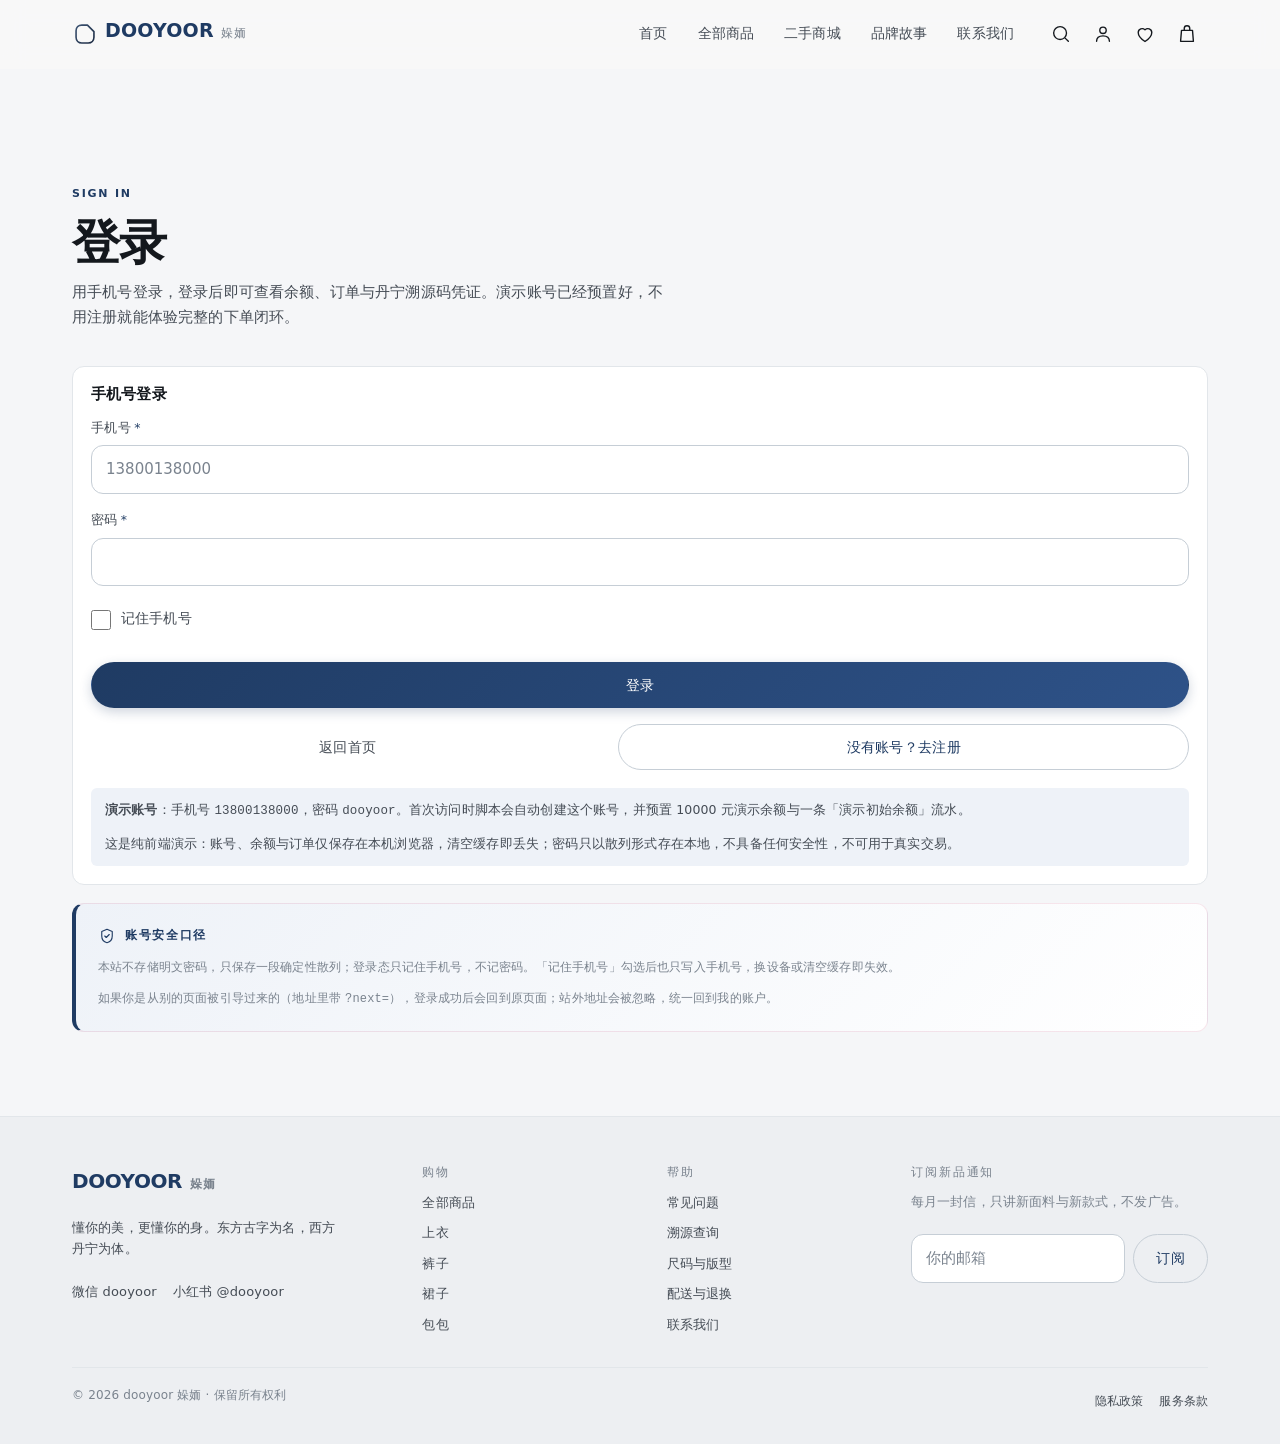
<file: account.html>
<!DOCTYPE html>
<html lang="zh-CN">
<head>
  <meta charset="utf-8">
  <meta name="viewport" content="width=device-width, initial-scale=1, viewport-fit=cover">
  <title>我的 · 㛊䎟 dooyoor</title>
  <meta name="description" content="㛊䎟 dooyoor 账户中心：东方古字为名、西方丹宁为体。资料与余额、订单、余额明细、增值抵扣、我的二手、区块链凭证与收藏，全部数据保存在本机浏览器。">
  <meta name="theme-color" content="#F5F6F8">
  <meta property="og:type" content="website">
  <meta property="og:title" content="我的 · 㛊䎟 dooyoor">
  <meta property="og:description" content="东方古字为名、西方丹宁为体。㛊䎟 dooyoor 账户中心：资料与余额、订单、余额明细、增值抵扣、我的二手、区块链凭证与收藏。">
  <meta property="og:image" content="assets/hero.svg">
  <link rel="icon" href="assets/logo-mark.svg" type="image/svg+xml">
  <link rel="apple-touch-icon" href="assets/logo-mark.svg">
  <link rel="stylesheet" href="css/style.css">
</head>
<body data-page="account">

  <a class="skip-link" href="#main">跳到主要内容</a>

  <header class="site-header" data-header>
    <div class="container header-inner">
      <button class="icon-btn menu-toggle" type="button" aria-label="打开菜单" aria-expanded="false" aria-controls="drawer" data-menu-toggle>
        <svg viewBox="0 0 24 24" width="22" height="22" aria-hidden="true" fill="none" stroke="currentColor" stroke-width="1.5" stroke-linecap="round"><path d="M3 6h18M3 12h18M3 18h18"/></svg>
      </button>

      <a class="brand" href="index.html">
        <img class="brand-mark" src="assets/logo-mark.svg" alt="" width="26" height="26" decoding="async">
        <span class="brand-name">dooyoor</span>
        <span class="brand-cn" aria-hidden="true">㛊䎟</span>
      </a>

      <nav class="nav-primary" aria-label="主导航">
        <a class="nav-link" href="index.html" data-nav="index">首页</a>
        <a class="nav-link" href="shop.html" data-nav="shop">全部商品</a>
        <a class="nav-link" href="preowned.html" data-nav="preowned">二手商城</a>
        <a class="nav-link" href="about.html" data-nav="about">品牌故事</a>
        <a class="nav-link" href="contact.html" data-nav="contact">联系我们</a>
      </nav>

      <div class="header-actions">
        <button class="icon-btn" type="button" aria-label="搜索商品" aria-expanded="false" aria-controls="search" data-search-toggle>
          <svg viewBox="0 0 24 24" width="22" height="22" aria-hidden="true" fill="none" stroke="currentColor" stroke-width="1.5" stroke-linecap="round"><circle cx="11" cy="11" r="7"/><path d="M20 20l-3.5-3.5"/></svg>
        </button>
        <a class="icon-btn" href="account.html" aria-label="我的" data-account-link>
          <svg viewBox="0 0 24 24" width="22" height="22" aria-hidden="true" fill="none" stroke="currentColor" stroke-width="1.5" stroke-linecap="round" stroke-linejoin="round"><circle cx="12" cy="8" r="3.5"/><path d="M5 20c0-3.9 3.1-6 7-6s7 2.1 7 6"/></svg>
        </a>
        <a class="icon-btn fav-link" href="shop.html?fav=1" aria-label="我的收藏">
          <svg viewBox="0 0 24 24" width="22" height="22" aria-hidden="true" fill="none" stroke="currentColor" stroke-width="1.5" stroke-linecap="round" stroke-linejoin="round"><path d="M12 20.2S4.6 15.5 4.6 10.4A4.3 4.3 0 0 1 12 7.5a4.3 4.3 0 0 1 7.4 2.9c0 5.1-7.4 9.8-7.4 9.8Z"/></svg>
          <span class="cart-badge" data-fav-count hidden>0</span>
        </a>
        <a class="icon-btn" href="cart.html" aria-label="购物袋">
          <svg viewBox="0 0 24 24" width="22" height="22" aria-hidden="true" fill="none" stroke="currentColor" stroke-width="1.5" stroke-linecap="round" stroke-linejoin="round"><path d="M6 8h12l1 12H5L6 8Z"/><path d="M9 8V6a3 3 0 0 1 6 0v2"/></svg>
          <span class="cart-badge" data-cart-count hidden>0</span>
        </a>
      </div>
    </div>
  </header>

  <div class="drawer" id="drawer" data-drawer hidden>
    <div class="drawer-backdrop" data-drawer-close></div>
    <aside class="drawer-panel" role="dialog" aria-modal="true" aria-label="站点菜单">
      <div class="drawer-head">
        <span class="drawer-title">dooyoor</span>
        <button class="icon-btn" type="button" aria-label="关闭菜单" data-drawer-close>
          <svg viewBox="0 0 24 24" width="22" height="22" aria-hidden="true" fill="none" stroke="currentColor" stroke-width="1.5" stroke-linecap="round"><path d="M6 6l12 12M18 6L6 18"/></svg>
        </button>
      </div>
      <nav class="drawer-nav" aria-label="移动端导航">
        <a class="drawer-link" href="index.html" data-nav="index">首页</a>
        <a class="drawer-link" href="shop.html" data-nav="shop">全部商品</a>
        <a class="drawer-link" href="preowned.html" data-nav="preowned">二手商城</a>
        <a class="drawer-link" href="verify.html" data-nav="verify">溯源查询</a>
        <a class="drawer-link" href="about.html" data-nav="about">品牌故事</a>
        <a class="drawer-link" href="contact.html" data-nav="contact">联系我们</a>
        <a class="drawer-link" href="cart.html" data-nav="cart">购物袋</a>
        <a class="drawer-link" href="shop.html?fav=1">我的收藏</a>
        <a class="drawer-link" href="account.html">我的账户</a>
      </nav>
      <div class="drawer-foot">
        <p class="drawer-note">全国包邮 · 认证二手 7 天无理由</p>
        <a class="drawer-mail" href="mailto:hello@dooyoor.com">hello@dooyoor.com</a>
      </div>
    </aside>
  </div>

  <div class="search-overlay" id="search" data-search hidden>
    <div class="search-backdrop" data-search-close></div>
    <div class="search-panel" role="dialog" aria-modal="true" aria-label="搜索商品">
      <form class="search-form" action="shop.html" method="get" role="search">
        <label class="u-sr-only" for="siteSearch">搜索商品</label>
        <div class="search-field">
          <input class="input search-input" id="siteSearch" name="q" type="search" placeholder="搜索商品名或品类，如：丹宁" autocomplete="off">
          <button class="search-clear" type="button" aria-label="清空搜索内容" data-search-clear hidden>
            <svg viewBox="0 0 24 24" width="18" height="18" aria-hidden="true" fill="none" stroke="currentColor" stroke-width="1.5" stroke-linecap="round"><path d="M6 6l12 12M18 6L6 18"/></svg>
          </button>
        </div>
        <button class="btn btn--primary" type="submit">搜索</button>
      </form>
      <div class="search-suggest">
        <span class="search-suggest-label">热门搜索</span>
        <a class="filter-chip" href="shop.html?q=丹宁">丹宁</a>
        <a class="filter-chip" href="shop.html?q=牛仔">牛仔裤</a>
        <a class="filter-chip" href="shop.html?q=裙">裙子</a>
        <a class="filter-chip" href="shop.html?cond=used">认证二手</a>
      </div>
      <button class="btn btn--ghost search-close" type="button" data-search-close>关闭</button>
    </div>
  </div>

  <main id="main">

    <div class="container page-head">
      <p class="eyebrow">Account</p>
      <h1 class="h1">我的</h1>
      <p class="lead">演示账户：在这里查看资料、余额、订单与丹宁溯源码凭证。东方古字为名，西方丹宁为体。所有数据由本页脚本读取本机浏览器存储后渲染。</p>
    </div>

    <section class="section section--tight">
      <div class="container">
        <div class="chain-panel">
          <div class="chain-head">
            <svg viewBox="0 0 24 24" width="18" height="18" aria-hidden="true" fill="none" stroke="currentColor" stroke-width="1.5" stroke-linecap="round" stroke-linejoin="round"><circle cx="12" cy="12" r="7"/><path d="M12 5v14M5 12h14"/></svg>
            <span class="chain-title">演示说明</span>
          </div>
          <p class="chain-note">演示账户：账号、余额、订单与链上记录全部保存在本机浏览器，清空缓存即丢失；余额为虚拟余额，不涉及真实资金。</p>
        </div>
      </div>
    </section>

    <section class="section section--tight">
      <div class="container">

        <div class="filter-bar" role="tablist" aria-label="账户视图">
          <button class="filter-chip is-active" type="button" role="tab" data-view="overview" aria-selected="true" aria-controls="accountPanel-overview">我的</button>
          <button class="filter-chip" type="button" role="tab" data-view="orders" aria-selected="false" aria-controls="accountPanel-orders">我的订单</button>
          <button class="filter-chip" type="button" role="tab" data-view="wallet" aria-selected="false" aria-controls="accountPanel-wallet">余额明细</button>
          <button class="filter-chip" type="button" role="tab" data-view="discount" aria-selected="false" aria-controls="accountPanel-discount">我的抵扣</button>
          <button class="filter-chip" type="button" role="tab" data-view="preowned" aria-selected="false" aria-controls="accountPanel-preowned">我的二手</button>
          <button class="filter-chip" type="button" role="tab" data-view="chain" aria-selected="false" aria-controls="accountPanel-chain">我的区块链</button>
          <button class="filter-chip" type="button" role="tab" data-view="favorites" aria-selected="false" aria-controls="accountPanel-favorites">我的收藏</button>
          <button class="filter-chip" type="button" role="tab" data-view="settings" aria-selected="false" aria-controls="accountPanel-settings">设置</button>
        </div>

        <section id="accountPanel-overview" data-view-panel="overview" role="tabpanel" aria-label="我的">
          <div class="stat-grid">
            <article class="stat-card">
              <p class="stat-label">账户资料</p>
              <span class="admin-avatar" data-profile-avatar aria-hidden="true"></span>
              <p class="order-name" data-profile-name></p>
              <div class="order-meta">
                <span data-profile-phone></span>
                <span data-profile-date></span>
              </div>
              <div class="form-actions">
                <button class="btn btn--outline" type="button" data-profile-edit>编辑资料</button>
              </div>
            </article>

            <article class="stat-card">
              <p class="stat-label">账户余额</p>
              <p class="stat-value" data-balance></p>
              <p><span class="badge badge--warn" data-balance-note></span></p>
              <div class="form-actions">
                <a class="btn btn--ghost" href="account.html?view=wallet" data-view-link="wallet">余额明细</a>
              </div>
            </article>
          </div>

          <h2 class="h2">功能入口</h2>
          <div class="stat-grid" data-account-grid></div>

          <div class="form-actions">
            <button class="btn btn--outline" type="button" data-logout>退出登录</button>
          </div>
        </section>

        <section id="accountPanel-orders" data-view-panel="orders" role="tabpanel" aria-label="我的订单" hidden>
          <h2 class="h2">我的订单</h2>
          <p class="lead">新品订单与认证二手订单都在这里。下单时生成的溯源码与交易哈希不会重新计算。</p>

          <div class="filter-bar" aria-label="订单状态筛选">
            <button class="filter-chip is-active" type="button" data-order-filter="all" aria-pressed="true">全部</button>
            <button class="filter-chip" type="button" data-order-filter="pending" aria-pressed="false">待发货</button>
            <button class="filter-chip" type="button" data-order-filter="shipped" aria-pressed="false">已发货</button>
            <button class="filter-chip" type="button" data-order-filter="done" aria-pressed="false">已完成</button>
            <button class="filter-chip" type="button" data-order-filter="refund" aria-pressed="false">退款中</button>
          </div>

          <div class="admin-list" data-order-list></div>

          <div class="empty-state" data-order-empty hidden>
            <p class="h3">这个状态下还没有订单</p>
            <p>换一个状态看看，或去挑一条能穿很多年的牛仔裤。</p>
            <a class="btn btn--outline" href="shop.html">去全部商品</a>
          </div>
        </section>

        <section id="accountPanel-wallet" data-view-panel="wallet" role="tabpanel" aria-label="余额明细" hidden>
          <h2 class="h2">余额明细</h2>
          <p class="lead">每一笔收入与支出都会记一条流水，金额为演示虚拟余额。</p>

          <div class="stat-grid">
            <article class="stat-card">
              <p class="stat-label">当前余额</p>
              <p class="stat-value" data-wallet-balance></p>
              <p><span class="badge badge--warn">演示余额，不涉及真实资金</span></p>
            </article>
          </div>

          <div class="admin-list" data-wallet-list></div>

          <div class="empty-state" data-wallet-empty hidden>
            <p class="h3">暂无余额流水</p>
            <p>充值、下单或二手成交后，这里会出现对应的收支记录。</p>
          </div>
        </section>

        <section id="accountPanel-discount" data-view-panel="discount" role="tabpanel" aria-label="我的抵扣" hidden>
          <h2 class="h2">我的抵扣</h2>
          <p class="lead">按持有时间解锁的增值抵扣，规则与实际计算一致。</p>

          <div class="stat-grid">
            <article class="stat-card">
              <p class="stat-label">可抵扣总额</p>
              <p class="stat-value" data-discount-total></p>
              <p class="chain-note" data-discount-rule></p>
            </article>
          </div>

          <div class="admin-list" data-discount-list></div>

          <div class="empty-state" data-discount-empty hidden>
            <p class="h3">还没有可抵扣的购买记录</p>
            <p>购买记录满 12 个月后，该件会按实付价出现在这里。</p>
          </div>
        </section>

        <section id="accountPanel-preowned" data-view-panel="preowned" role="tabpanel" aria-label="我的二手" hidden>
          <h2 class="h2">我的二手</h2>
          <p class="lead">你发布的闲置都在这里，成色与溯源码来自原订单，可以随时下架。</p>

          <div class="admin-list" data-mine-list></div>

          <div class="empty-state" data-mine-empty hidden>
            <p class="h3">你还没有发布二手</p>
            <p>在订单里找到那件牛仔单品，点「发布二手」即可生成转让信息。</p>
          </div>
        </section>

        <section id="accountPanel-chain" data-view-panel="chain" role="tabpanel" aria-label="我的区块链" hidden>
          <h2 class="h2">我的区块链</h2>
          <p class="lead">每笔订单的溯源码与交易哈希在下单时写入，页面只读取、不重算。</p>

          <div class="admin-list" data-chain-list></div>

          <div class="empty-state" data-chain-empty hidden>
            <p class="h3">暂无链上凭证</p>
            <p>完成一笔订单后，这里会显示对应的溯源码与交易哈希。</p>
          </div>
        </section>

        <section id="accountPanel-favorites" data-view-panel="favorites" role="tabpanel" aria-label="我的收藏" hidden>
          <h2 class="h2">我的收藏</h2>
          <p class="lead">收藏的全新商品进详情页，二手商品进二手商城对应的条目。</p>

          <div class="product-grid" data-fav-grid></div>

          <div class="empty-state" data-fav-empty hidden>
            <p class="h3">收藏夹还是空的</p>
            <p>在商品卡或详情页点收藏，就会出现在这里。</p>
            <a class="btn btn--outline" href="shop.html">去全部商品</a>
          </div>
        </section>

        <section id="accountPanel-settings" data-view-panel="settings" role="tabpanel" aria-label="设置" hidden>
          <h2 class="h2">设置</h2>
          <p class="lead">资料、密码、通知与版本信息。通知开关设置后会保存在本机浏览器。</p>

          <div class="admin-card">
            <h3 class="admin-card-title">账户资料</h3>
            <form class="form" data-profile-form novalidate>
              <div class="field">
                <label class="field-label" for="acctName">昵称</label>
                <input class="input" id="acctName" name="name" type="text" maxlength="20" autocomplete="nickname">
              </div>

              <div class="field">
                <label class="field-label" for="acctAvatar">头像</label>
                <input class="input" id="acctAvatar" name="avatar" type="file" accept="image/*">
                <img data-avatar-preview alt="头像预览" width="48" height="48" hidden>
                <p class="field-error" data-profile-error></p>
              </div>

              <div class="form-actions">
                <button class="btn btn--primary" type="submit" data-profile-save>保存资料</button>
              </div>
            </form>
          </div>

          <div class="admin-card">
            <h3 class="admin-card-title">修改密码</h3>
            <form class="form" data-pwd-form novalidate>
              <div class="field">
                <label class="field-label" for="pwdOld">当前密码</label>
                <input class="input" id="pwdOld" name="oldPassword" type="password" autocomplete="current-password">
              </div>

              <div class="field">
                <label class="field-label" for="pwdNew">新密码</label>
                <input class="input" id="pwdNew" name="newPassword" type="password" autocomplete="new-password">
              </div>

              <div class="field">
                <label class="field-label" for="pwdNew2">确认新密码</label>
                <input class="input" id="pwdNew2" name="newPassword2" type="password" autocomplete="new-password">
                <p class="field-error" data-pwd-error></p>
              </div>

              <div class="form-actions">
                <button class="btn btn--outline" type="submit" data-pwd-save>修改密码</button>
              </div>
            </form>
          </div>

          <div class="admin-card">
            <h3 class="admin-card-title">通知设置</h3>
            <div class="admin-list" data-notify-list></div>
          </div>

          <div class="admin-card">
            <h3 class="admin-card-title">关于</h3>
            <p class="order-meta"><span>版本 <span data-version></span></span></p>
            <p class="chain-note">本页是纯前端演示：账号、余额、订单与链上记录都保存在本机浏览器，清空缓存即丢失，不具备安全性，不可用于真实交易。</p>
            <div class="form-actions">
              <button class="btn btn--ghost" type="button" data-clear-demo>清空演示数据</button>
            </div>
          </div>
        </section>

      </div>
    </section>
  </main>

  <footer class="site-footer">
    <div class="container">
      <div class="footer-grid">
        <div class="footer-col footer-brand">
          <p class="footer-logo">dooyoor<span class="footer-cn">㛊䎟</span></p>
          <p class="footer-tagline">懂你的美，更懂你的身。东方古字为名，西方丹宁为体。</p>
          <p class="footer-social">
            <a class="footer-link" href="contact.html">微信 dooyoor</a>
            <a class="footer-link" href="contact.html">小红书 @dooyoor</a>
          </p>
        </div>
        <div class="footer-col">
          <h2 class="footer-title">购物</h2>
          <a class="footer-link" href="shop.html">全部商品</a>
          <a class="footer-link" href="shop.html?c=tops">上衣</a>
          <a class="footer-link" href="shop.html?c=bottoms">裤子</a>
          <a class="footer-link" href="shop.html?c=skirts">裙子</a>
          <a class="footer-link" href="shop.html?c=bags">包包</a>
        </div>
        <div class="footer-col">
          <h2 class="footer-title">帮助</h2>
          <a class="footer-link" href="contact.html#faq">常见问题</a>
          <a class="footer-link" href="verify.html">溯源查询</a>
          <a class="footer-link" href="contact.html#faq">尺码与版型</a>
          <a class="footer-link" href="contact.html#faq">配送与退换</a>
          <a class="footer-link" href="contact.html">联系我们</a>
        </div>
        <div class="footer-col footer-news">
          <h2 class="footer-title">订阅新品通知</h2>
          <p class="footer-note">每月一封信，只讲新面料与新款式，不发广告。</p>
          <form class="news-form" data-news-form novalidate>
            <label class="u-sr-only" for="newsEmail">邮箱地址</label>
            <input class="input" id="newsEmail" name="email" type="email" placeholder="你的邮箱" autocomplete="email" required>
            <button class="btn btn--outline" type="submit">订阅</button>
          </form>
          <p class="form-note" data-news-note></p>
        </div>
      </div>
      <div class="footer-bottom">
        <p>© <span data-year>2025</span> dooyoor 㛊䎟 · 保留所有权利</p>
        <p class="footer-legal"><a class="footer-link" href="#">隐私政策</a><a class="footer-link" href="#">服务条款</a></p>
      </div>
    </div>
  </footer>

  <nav class="bottom-nav" aria-label="底部导航">
    <a class="bottom-nav-item" href="index.html" data-nav="index">
      <svg viewBox="0 0 24 24" width="22" height="22" aria-hidden="true" fill="none" stroke="currentColor" stroke-width="1.5" stroke-linecap="round" stroke-linejoin="round"><path d="M4 11l8-6 8 6"/><path d="M6 10v9h12v-9"/></svg>
      <span class="bottom-nav-label">首页</span>
    </a>
    <a class="bottom-nav-item" href="shop.html" data-nav="shop">
      <svg viewBox="0 0 24 24" width="22" height="22" aria-hidden="true" fill="none" stroke="currentColor" stroke-width="1.5" stroke-linecap="round" stroke-linejoin="round"><path d="M4 6h16l-1.5 13h-13L4 6Z"/><path d="M9 6a3 3 0 0 1 6 0"/></svg>
      <span class="bottom-nav-label">商品</span>
    </a>
    <a class="bottom-nav-item" href="preowned.html" data-nav="preowned">
      <svg viewBox="0 0 24 24" width="22" height="22" aria-hidden="true" fill="none" stroke="currentColor" stroke-width="1.5" stroke-linecap="round" stroke-linejoin="round"><path d="M4 12a8 8 0 0 1 13-6"/><path d="M20 12a8 8 0 0 1-13 6"/><path d="M17 3v3h-3"/><path d="M7 21v-3h3"/></svg>
      <span class="bottom-nav-label">二手</span>
    </a>
    <a class="bottom-nav-item" href="cart.html" data-nav="cart">
      <span class="bottom-nav-icon-wrap">
        <svg viewBox="0 0 24 24" width="22" height="22" aria-hidden="true" fill="none" stroke="currentColor" stroke-width="1.5" stroke-linecap="round" stroke-linejoin="round"><path d="M6 8h12l1 12H5L6 8Z"/><path d="M9 8V6a3 3 0 0 1 6 0v2"/></svg>
        <span class="cart-badge" data-cart-count hidden>0</span>
      </span>
      <span class="bottom-nav-label">购物袋</span>
    </a>
    <a class="bottom-nav-item" href="account.html" data-nav="account">
      <svg viewBox="0 0 24 24" width="22" height="22" aria-hidden="true" fill="none" stroke="currentColor" stroke-width="1.5" stroke-linecap="round" stroke-linejoin="round"><circle cx="12" cy="8" r="3.5"/><path d="M5 20c0-3.9 3.1-6 7-6s7 2.1 7 6"/></svg>
      <span class="bottom-nav-label">我的</span>
    </a>
  </nav>
  <div class="toast" data-toast role="status" aria-live="polite"></div>

  <div class="admin-modal" data-modal="confirm" role="dialog" aria-modal="true" aria-labelledby="confirmTitle" hidden>
    <div class="admin-modal-backdrop" data-modal-cancel></div>
    <div class="admin-modal-panel">
      <div class="admin-modal-head">
        <h2 class="admin-modal-title" id="confirmTitle" data-modal-title>确认操作</h2>
        <button class="icon-btn" type="button" data-modal-close aria-label="关闭">
          <svg viewBox="0 0 24 24" width="22" height="22" aria-hidden="true" fill="none" stroke="currentColor" stroke-width="1.5" stroke-linecap="round"><path d="M6 6l12 12M18 6L6 18"/></svg>
        </button>
      </div>
      <div class="admin-modal-body">
        <p data-modal-text></p>
      </div>
      <div class="admin-modal-foot">
        <button class="btn btn--outline" type="button" data-modal-cancel>取消</button>
        <button class="btn btn--primary" type="button" data-modal-ok>确定</button>
      </div>
    </div>
  </div>

  <div class="admin-modal" data-modal="profile" role="dialog" aria-modal="true" aria-labelledby="profileModalTitle" hidden>
    <div class="admin-modal-backdrop" data-modal-cancel></div>
    <div class="admin-modal-panel">
      <div class="admin-modal-head">
        <h2 class="admin-modal-title" id="profileModalTitle" data-modal-title>编辑资料</h2>
        <button class="icon-btn" type="button" data-modal-close aria-label="关闭">
          <svg viewBox="0 0 24 24" width="22" height="22" aria-hidden="true" fill="none" stroke="currentColor" stroke-width="1.5" stroke-linecap="round"><path d="M6 6l12 12M18 6L6 18"/></svg>
        </button>
      </div>
      <div class="admin-modal-body">
        <div class="field">
          <label class="field-label" for="editName">昵称</label>
          <input class="input" id="editName" name="name" type="text" maxlength="20" autocomplete="nickname">
        </div>

        <div class="field">
          <label class="field-label" for="editAvatar">头像</label>
          <input class="input" id="editAvatar" name="avatar" type="file" accept="image/*">
          <img data-edit-avatar-preview alt="头像预览" width="48" height="48" hidden>
        </div>
      </div>
      <div class="admin-modal-foot">
        <button class="btn btn--outline" type="button" data-edit-cancel>取消</button>
        <button class="btn btn--primary" type="button" data-edit-save>保存</button>
      </div>
    </div>
  </div>

  <script src="js/site-config.js"></script>
  <script src="js/cart.js"></script>
  <script src="js/main.js"></script>
  <script src="js/fav.js"></script>
  <script src="js/auth.js"></script>
  <script src="js/wallet.js"></script>
  <script src="js/orders.js"></script>
  <script src="js/preowned.js"></script>
  <script src="js/account-page.js"></script>
</body>
</html>
</file>
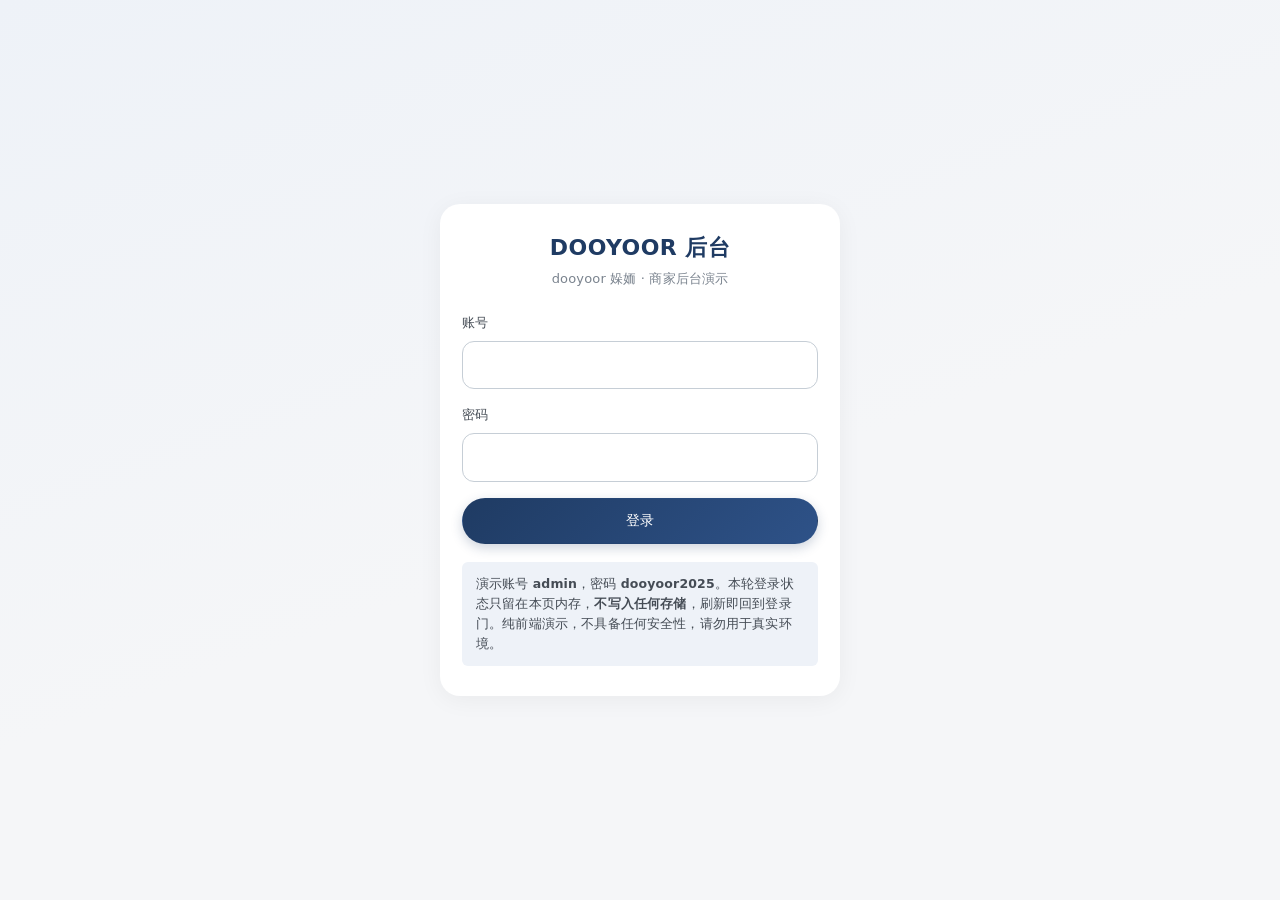
<file: admin.html>
<!DOCTYPE html>
<html lang="zh-CN">
<head>
  <meta charset="utf-8">
  <meta name="viewport" content="width=device-width, initial-scale=1, viewport-fit=cover">
  <title>商家后台 · dooyoor 㛊䎟</title>
  <meta name="description" content="dooyoor 㛊䎟 商家后台演示：经营概览、商品管理、发布新品、广告栏装修、用户管理、订单管理与溯源记录。纯静态、零外链，登录与数据均为前端演示。">
  <meta name="theme-color" content="#F5F6F8">
  <meta property="og:type" content="website">
  <meta property="og:title" content="商家后台 · dooyoor 㛊䎟">
  <meta property="og:description" content="dooyoor 㛊䎟 商家后台演示：经营概览、商品管理、发布新品、广告栏装修、用户管理、订单管理与溯源记录。">
  <meta property="og:image" content="assets/hero.svg">
  <link rel="icon" href="assets/logo-mark.svg" type="image/svg+xml">
  <link rel="apple-touch-icon" href="assets/logo-mark.svg">
  <link rel="stylesheet" href="css/style.css">
</head>
<body data-page="admin">

  <div class="admin-login" data-admin-login>
    <div class="admin-login-card">
      <h1 class="admin-login-title">DOOYOOR 后台</h1>
      <p class="admin-login-sub">dooyoor 㛊䎟 · 商家后台演示</p>

      <form class="form" data-admin-login-form novalidate>
        <div class="field">
          <label class="field-label" for="adminAccount">账号</label>
          <input class="input" id="adminAccount" name="account" type="text" autocomplete="username" spellcheck="false" required>
          <p class="field-error" data-admin-login-error-account></p>
        </div>

        <div class="field">
          <label class="field-label" for="adminPassword">密码</label>
          <input class="input" id="adminPassword" name="password" type="password" autocomplete="current-password" required>
          <p class="field-error" data-admin-login-error-password></p>
        </div>

        <button class="btn btn--primary btn--block" type="submit">登录</button>
      </form>

      <p class="admin-login-tip">演示账号 <strong>admin</strong>，密码 <strong>dooyoor2025</strong>。本轮登录状态只留在本页内存，<strong>不写入任何存储</strong>，刷新即回到登录门。纯前端演示，不具备任何安全性，请勿用于真实环境。</p>
    </div>
  </div>

  <div class="admin-shell" data-admin-shell hidden>

    <aside class="admin-side">
      <div class="admin-side-head">
        <span class="admin-logo">dooyoor</span>
      </div>

      <nav class="admin-nav" aria-label="后台导航">
        <button class="admin-nav-link is-active" type="button" data-view="dashboard" aria-current="page">
          <svg viewBox="0 0 24 24" width="20" height="20" aria-hidden="true" fill="none" stroke="currentColor" stroke-width="1.5" stroke-linecap="round" stroke-linejoin="round"><path d="M4 11l8-6 8 6"/><path d="M6 10v9h12v-9"/></svg>
          <span>概览</span>
        </button>
        <button class="admin-nav-link" type="button" data-view="products">
          <svg viewBox="0 0 24 24" width="20" height="20" aria-hidden="true" fill="none" stroke="currentColor" stroke-width="1.5" stroke-linecap="round" stroke-linejoin="round"><path d="M6 8h12l1 12H5L6 8Z"/><path d="M9 8V6a3 3 0 0 1 6 0v2"/></svg>
          <span>商品管理</span>
        </button>
        <button class="admin-nav-link" type="button" data-view="add">
          <svg viewBox="0 0 24 24" width="20" height="20" aria-hidden="true" fill="none" stroke="currentColor" stroke-width="1.5" stroke-linecap="round" stroke-linejoin="round"><path d="M12 5v14M5 12h14"/></svg>
          <span>发布新品</span>
        </button>
        <button class="admin-nav-link" type="button" data-view="banner">
          <svg viewBox="0 0 24 24" width="20" height="20" aria-hidden="true" fill="none" stroke="currentColor" stroke-width="1.5" stroke-linecap="round" stroke-linejoin="round"><path d="M3 6h18v12H3z"/><path d="M3 14l5-4 4 3 4-4 5 5"/></svg>
          <span>广告栏装修</span>
        </button>
        <button class="admin-nav-link" type="button" data-view="users">
          <svg viewBox="0 0 24 24" width="20" height="20" aria-hidden="true" fill="none" stroke="currentColor" stroke-width="1.5" stroke-linecap="round" stroke-linejoin="round"><circle cx="9" cy="8" r="3.2"/><path d="M3 19c0-3.3 2.7-5.4 6-5.4s6 2.1 6 5.4"/><path d="M16 5.5a3 3 0 0 1 0 5.6"/><path d="M18 19c0-2.2-.7-3.9-2-5"/></svg>
          <span>用户管理</span>
        </button>
        <button class="admin-nav-link" type="button" data-view="orders">
          <svg viewBox="0 0 24 24" width="20" height="20" aria-hidden="true" fill="none" stroke="currentColor" stroke-width="1.5" stroke-linecap="round" stroke-linejoin="round"><path d="M3 7h11v10H3z"/><path d="M14 10h4l3 3v4h-7z"/><circle cx="7" cy="18" r="1.6"/><circle cx="17" cy="18" r="1.6"/></svg>
          <span>订单管理</span>
        </button>
        <button class="admin-nav-link" type="button" data-view="chain">
          <svg viewBox="0 0 24 24" width="20" height="20" aria-hidden="true" fill="none" stroke="currentColor" stroke-width="1.5" stroke-linecap="round" stroke-linejoin="round"><path d="M12 3l7 3v6c0 5-3 8-7 9-4-1-7-4-7-9V6l7-3Z"/><path d="M9 12l2 2 4-4"/></svg>
          <span>溯源记录</span>
        </button>
      </nav>
    </aside>

    <div class="admin-drawer" id="adminDrawer" data-admin-drawer hidden>
      <div class="admin-drawer-backdrop" data-admin-drawer-close></div>
      <aside class="admin-drawer-panel" role="dialog" aria-modal="true" aria-label="后台菜单">
        <div class="admin-side-head">
          <span class="admin-logo">dooyoor</span>
          <button class="icon-btn" type="button" aria-label="关闭后台菜单" data-admin-drawer-close>
            <svg viewBox="0 0 24 24" width="22" height="22" aria-hidden="true" fill="none" stroke="currentColor" stroke-width="1.5" stroke-linecap="round"><path d="M6 6l12 12M18 6L6 18"/></svg>
          </button>
        </div>

        <nav class="admin-nav" aria-label="后台移动端导航">
          <button class="admin-nav-link is-active" type="button" data-view="dashboard" aria-current="page">
            <svg viewBox="0 0 24 24" width="20" height="20" aria-hidden="true" fill="none" stroke="currentColor" stroke-width="1.5" stroke-linecap="round" stroke-linejoin="round"><path d="M4 11l8-6 8 6"/><path d="M6 10v9h12v-9"/></svg>
            <span>概览</span>
          </button>
          <button class="admin-nav-link" type="button" data-view="products">
            <svg viewBox="0 0 24 24" width="20" height="20" aria-hidden="true" fill="none" stroke="currentColor" stroke-width="1.5" stroke-linecap="round" stroke-linejoin="round"><path d="M6 8h12l1 12H5L6 8Z"/><path d="M9 8V6a3 3 0 0 1 6 0v2"/></svg>
            <span>商品管理</span>
          </button>
          <button class="admin-nav-link" type="button" data-view="add">
            <svg viewBox="0 0 24 24" width="20" height="20" aria-hidden="true" fill="none" stroke="currentColor" stroke-width="1.5" stroke-linecap="round" stroke-linejoin="round"><path d="M12 5v14M5 12h14"/></svg>
            <span>发布新品</span>
          </button>
          <button class="admin-nav-link" type="button" data-view="banner">
            <svg viewBox="0 0 24 24" width="20" height="20" aria-hidden="true" fill="none" stroke="currentColor" stroke-width="1.5" stroke-linecap="round" stroke-linejoin="round"><path d="M3 6h18v12H3z"/><path d="M3 14l5-4 4 3 4-4 5 5"/></svg>
            <span>广告栏装修</span>
          </button>
          <button class="admin-nav-link" type="button" data-view="users">
            <svg viewBox="0 0 24 24" width="20" height="20" aria-hidden="true" fill="none" stroke="currentColor" stroke-width="1.5" stroke-linecap="round" stroke-linejoin="round"><circle cx="9" cy="8" r="3.2"/><path d="M3 19c0-3.3 2.7-5.4 6-5.4s6 2.1 6 5.4"/><path d="M16 5.5a3 3 0 0 1 0 5.6"/><path d="M18 19c0-2.2-.7-3.9-2-5"/></svg>
            <span>用户管理</span>
          </button>
          <button class="admin-nav-link" type="button" data-view="orders">
            <svg viewBox="0 0 24 24" width="20" height="20" aria-hidden="true" fill="none" stroke="currentColor" stroke-width="1.5" stroke-linecap="round" stroke-linejoin="round"><path d="M3 7h11v10H3z"/><path d="M14 10h4l3 3v4h-7z"/><circle cx="7" cy="18" r="1.6"/><circle cx="17" cy="18" r="1.6"/></svg>
            <span>订单管理</span>
          </button>
          <button class="admin-nav-link" type="button" data-view="chain">
            <svg viewBox="0 0 24 24" width="20" height="20" aria-hidden="true" fill="none" stroke="currentColor" stroke-width="1.5" stroke-linecap="round" stroke-linejoin="round"><path d="M12 3l7 3v6c0 5-3 8-7 9-4-1-7-4-7-9V6l7-3Z"/><path d="M9 12l2 2 4-4"/></svg>
            <span>溯源记录</span>
          </button>
        </nav>
      </aside>
    </div>

    <main class="admin-main" id="adminMain">

      <header class="admin-topbar">
        <div class="form-actions">
          <button class="btn btn--ghost admin-menu-btn" type="button" aria-label="打开后台菜单" aria-expanded="false" aria-controls="adminDrawer" data-admin-menu-toggle>
            <svg viewBox="0 0 24 24" width="22" height="22" aria-hidden="true" fill="none" stroke="currentColor" stroke-width="1.5" stroke-linecap="round"><path d="M3 6h18M3 12h18M3 18h18"/></svg>
          </button>
          <h1 class="admin-title" data-admin-view-title>概览</h1>
        </div>

        <div class="admin-user">
          <span class="admin-avatar" aria-hidden="true" data-admin-avatar></span>
          <span class="admin-user-name" data-admin-user-name></span>
          <button class="btn btn--ghost" type="button" data-admin-logout>退出登录</button>
        </div>
      </header>

      <section class="page-head" data-view="dashboard" aria-label="经营概览">
        <div class="stat-grid" data-admin-stats></div>

        <div class="admin-card">
          <h2 class="admin-card-title">最近订单</h2>
          <div class="admin-list" data-admin-recent-orders></div>
        </div>

        <div class="admin-card">
          <h2 class="admin-card-title">数据说明</h2>
          <p class="chain-note">本页商品的库存与价格写入浏览器本地存储 <strong>dooyoor.admin.products.v1</strong>，订单与用户读取前台真实数据 <strong>dooyoor.users.v1</strong>。清空浏览器数据即全部丢失。</p>
        </div>
      </section>

      <section class="page-head" data-view="products" aria-label="商品管理" hidden>
        <div class="admin-toolbar">
          <label class="u-sr-only" for="adminProductSearch">搜索商品</label>
          <input class="input" id="adminProductSearch" type="search" placeholder="搜索商品名、英文名或溯源码" autocomplete="off" spellcheck="false" data-admin-product-search>

          <label class="u-sr-only" for="adminConditionFilter">按成色筛选</label>
          <select class="select" id="adminConditionFilter" data-admin-condition>
            <option value="all">全部成色</option>
            <option value="new">全新</option>
            <option value="used">认证二手</option>
          </select>
        </div>

        <div class="admin-list" data-admin-products></div>

        <div class="empty-state" data-admin-products-empty hidden>
          <p class="h3">没有找到相关商品</p>
          <p>换一个关键词，或把成色筛选切回「全部成色」。</p>
          <button class="btn btn--outline" type="button" data-admin-products-reset>清除筛选</button>
        </div>
      </section>

      <section class="page-head" data-view="add" aria-label="发布新品" hidden>
        <form class="form" data-admin-add-form novalidate>

          <div class="field">
            <label class="field-label" for="addName">商品名称 <span class="req">*</span></label>
            <input class="input" id="addName" name="name" type="text" autocomplete="off" spellcheck="false" required>
            <p class="field-error" data-admin-add-error-name></p>
          </div>

          <div class="field">
            <label class="field-label" for="addPrice">现价（元） <span class="req">*</span></label>
            <input class="input" id="addPrice" name="price" type="text" inputmode="numeric" autocomplete="off" spellcheck="false" required>
            <p class="field-error" data-admin-add-error-price></p>
          </div>

          <div class="field">
            <label class="field-label" for="addCompareAt">原价（元，可留空）</label>
            <input class="input" id="addCompareAt" name="compareAt" type="text" inputmode="numeric" autocomplete="off" spellcheck="false">
            <p class="field-error" data-admin-add-error-compare></p>
          </div>

          <div class="field">
            <label class="field-label" for="addCategory">分类</label>
            <select class="select" id="addCategory" name="category" data-admin-add-category></select>
            <p class="field-error" data-admin-add-error-category></p>
          </div>

          <div class="field">
            <label class="field-label" for="addCondition">成色</label>
            <select class="select" id="addCondition" name="condition" data-admin-add-condition></select>
            <p class="field-error" data-admin-add-error-condition></p>
          </div>

          <div class="field">
            <label class="field-label" for="addStock">库存（件） <span class="req">*</span></label>
            <input class="input" id="addStock" name="stock" type="text" inputmode="numeric" autocomplete="off" spellcheck="false" required>
            <p class="field-error" data-admin-add-error-stock></p>
          </div>

          <div class="field">
            <span class="field-label">尺码（可多选）</span>
            <div class="size-list" data-admin-add-sizes role="group" aria-label="尺码多选"></div>
          </div>

          <div class="field">
            <label class="field-label" for="addColor">颜色（输入后按回车添加）</label>
            <div class="form-actions">
              <input class="input" id="addColor" name="color" type="text" autocomplete="off" spellcheck="false" placeholder="例如：云雾白" data-admin-add-color-input>
              <button class="btn btn--outline btn--sm" type="button" data-admin-add-color-add>添加颜色</button>
            </div>
            <div class="form-actions" data-admin-add-color-presets></div>
            <div class="form-actions" data-admin-add-colors></div>
          </div>

          <div class="field">
            <label class="field-label" for="addBadge">角标文案（可留空）</label>
            <input class="input" id="addBadge" name="badge" type="text" autocomplete="off" spellcheck="false" placeholder="例如：新品 / 限量">
          </div>

          <div class="field">
            <label class="field-label" for="addShort">一句话卖点</label>
            <input class="input" id="addShort" name="short" type="text" autocomplete="off" spellcheck="false">
          </div>

          <div class="field">
            <label class="field-label" for="addFabric">面料说明</label>
            <textarea class="textarea" id="addFabric" name="fabric" rows="3"></textarea>
          </div>

          <div class="field">
            <label class="field-label" for="addImages">商品图片（可多选，最多 5 张）</label>
            <input class="input" id="addImages" name="images" type="file" accept="image/*" multiple data-admin-add-images>
            <p class="chain-note">图片会在本机压缩到最长边 1000px、JPEG 质量 0.8 后以 data URL 保存，因此图片越多越可能占满本地存储。缩略图可拖动排序，第一张作为封面。</p>
            <p class="field-error" data-admin-add-error-images></p>
            <div class="gallery-thumbs" data-admin-add-thumbs></div>
            <div class="form-actions" data-admin-add-thumbs-actions hidden></div>
          </div>

          <div class="form-actions">
            <button class="btn btn--outline" type="button" data-admin-add-reset>重置</button>
            <button class="btn btn--primary" type="submit">发布商品</button>
          </div>
        </form>
      </section>

      <section class="page-head" data-view="banner" aria-label="广告栏装修" hidden>
        <div class="admin-card">
          <h2 class="admin-card-title">前台首页预览</h2>
          <div class="banner" data-admin-banner-preview>
            <div class="banner-swiper" data-admin-banner-swiper>
              <div class="banner-track" data-admin-banner-track></div>
              <div class="banner-dots" data-admin-banner-dots></div>
            </div>
          </div>
          <p class="chain-note" data-admin-banner-preview-note>只展示状态为「投放中」的广告，每 4 秒自动轮播。</p>
        </div>

        <div class="admin-toolbar">
          <button class="btn btn--primary" type="button" data-admin-banner-add>添加广告</button>
        </div>

        <div class="admin-list" data-admin-banners></div>

        <div class="empty-state" data-admin-banners-empty hidden>
          <p class="h3">还没有广告</p>
          <p>点「添加广告」新建一条，保存后前台首页刷新即可看到。</p>
        </div>
      </section>

      <section class="page-head" data-view="users" aria-label="用户管理" hidden>
        <div class="admin-toolbar">
          <div class="form-actions">
            <label class="field-label" for="adminUserSelectAll">全选</label>
            <input id="adminUserSelectAll" type="checkbox" data-admin-users-all>
          </div>
          <button class="btn btn--outline" type="button" data-admin-users-delete>批量删除</button>
        </div>

        <div class="admin-list" data-admin-users></div>

        <div class="empty-state" data-admin-users-empty hidden>
          <p class="h3">暂无注册用户</p>
          <p>前台注册页注册一个账号后，这里会出现真实的用户记录。</p>
        </div>
      </section>

      <section class="page-head" data-view="orders" aria-label="订单管理" hidden>
        <div class="admin-toolbar">
          <button class="filter-chip is-active" type="button" data-admin-order-status="all" aria-pressed="true">全部</button>
          <button class="filter-chip" type="button" data-admin-order-status="pending" aria-pressed="false">待发货</button>
          <button class="filter-chip" type="button" data-admin-order-status="shipped" aria-pressed="false">已发货</button>
          <button class="filter-chip" type="button" data-admin-order-status="done" aria-pressed="false">已完成</button>
          <button class="filter-chip" type="button" data-admin-order-status="refund" aria-pressed="false">退款中</button>
        </div>

        <div class="admin-list" data-admin-orders></div>

        <div class="empty-state" data-admin-orders-empty hidden>
          <p class="h3">该状态下暂无订单</p>
          <p>切换其他状态，或选择「全部」查看全部订单。</p>
        </div>
      </section>

      <section class="page-head" data-view="chain" aria-label="溯源记录" hidden>
        <div class="admin-list" data-admin-chain></div>

        <div class="empty-state" data-admin-chain-empty hidden>
          <p class="h3">暂无溯源记录</p>
          <p>商品出厂上链后，这里会显示溯源码与区块信息。</p>
        </div>
      </section>

    </main>

    <div class="admin-modal" data-admin-modal hidden>
      <div class="admin-modal-backdrop" data-admin-modal-close></div>
      <div class="admin-modal-panel" role="dialog" aria-modal="true" aria-labelledby="adminModalTitle">
        <div class="admin-modal-head">
          <h2 class="admin-modal-title" id="adminModalTitle">编辑商品</h2>
          <button class="icon-btn" type="button" aria-label="关闭编辑弹窗" data-admin-modal-close>
            <svg viewBox="0 0 24 24" width="22" height="22" aria-hidden="true" fill="none" stroke="currentColor" stroke-width="1.5" stroke-linecap="round"><path d="M6 6l12 12M18 6L6 18"/></svg>
          </button>
        </div>

        <form data-admin-edit-form novalidate>
          <div class="admin-modal-body form">
            <div class="admin-row-meta" data-admin-edit-name></div>

            <div class="field">
              <label class="field-label" for="adminEditPrice">价格（元）</label>
              <input class="input" id="adminEditPrice" name="price" type="text" inputmode="numeric" autocomplete="off" spellcheck="false">
              <p class="field-error" data-admin-edit-error-price></p>
            </div>

            <div class="field">
              <label class="field-label" for="adminEditStock">库存（件）</label>
              <input class="input" id="adminEditStock" name="stock" type="text" inputmode="numeric" autocomplete="off" spellcheck="false">
              <p class="field-error" data-admin-edit-error-stock></p>
            </div>

            <div class="admin-row-meta">保存后写入本地存储 dooyoor.admin.products.v1，刷新后仍在。</div>
          </div>

          <div class="admin-modal-foot">
            <button class="btn btn--outline" type="button" data-admin-modal-close>取消</button>
            <button class="btn btn--primary" type="submit">保存</button>
          </div>
        </form>
      </div>
    </div>

    <div class="admin-modal" data-admin-banner-modal hidden>
      <div class="admin-modal-backdrop" data-admin-banner-close></div>
      <div class="admin-modal-panel" role="dialog" aria-modal="true" aria-labelledby="adminBannerTitle">
        <div class="admin-modal-head">
          <h2 class="admin-modal-title" id="adminBannerTitle">添加广告</h2>
          <button class="icon-btn" type="button" aria-label="关闭广告弹窗" data-admin-banner-close>
            <svg viewBox="0 0 24 24" width="22" height="22" aria-hidden="true" fill="none" stroke="currentColor" stroke-width="1.5" stroke-linecap="round"><path d="M6 6l12 12M18 6L6 18"/></svg>
          </button>
        </div>

        <form data-admin-banner-form novalidate>
          <div class="admin-modal-body form">
            <div class="field">
              <label class="field-label" for="bannerImage">图片地址（站内相对路径或 https）</label>
              <input class="input" id="bannerImage" name="image" type="text" autocomplete="off" spellcheck="false" placeholder="assets/hero.svg">
              <p class="field-error" data-admin-banner-error-image></p>
            </div>

            <div class="field">
              <label class="field-label" for="bannerUpload">或上传本地图片（会压缩到最长边 1000px）</label>
              <input class="input" id="bannerUpload" name="upload" type="file" accept="image/*" data-admin-banner-upload>
              <div class="gallery-thumbs" data-admin-banner-thumb></div>
            </div>

            <div class="field">
              <label class="field-label" for="bannerTitle">标题 <span class="req">*</span></label>
              <input class="input" id="bannerTitle" name="title" type="text" autocomplete="off" spellcheck="false">
              <p class="field-error" data-admin-banner-error-title></p>
            </div>

            <div class="field">
              <label class="field-label" for="bannerDesc">描述</label>
              <input class="input" id="bannerDesc" name="desc" type="text" autocomplete="off" spellcheck="false">
            </div>

            <div class="field">
              <label class="field-label" for="bannerLink">跳转链接（站内相对路径或 https://）</label>
              <input class="input" id="bannerLink" name="link" type="text" autocomplete="off" spellcheck="false" placeholder="shop.html 或 https://example.com">
              <p class="field-error" data-admin-banner-error-link></p>
            </div>

            <div class="field">
              <label class="field-label" for="bannerLinkText">按钮文案</label>
              <input class="input" id="bannerLinkText" name="linkText" type="text" autocomplete="off" spellcheck="false" placeholder="了解详情">
            </div>

            <div class="field">
              <label class="field-label" for="bannerSort">排序（数字小的在前）</label>
              <input class="input" id="bannerSort" name="sort" type="number" inputmode="numeric" min="1" step="1" autocomplete="off" spellcheck="false">
              <p class="field-error" data-admin-banner-error-sort></p>
            </div>

            <div class="form-actions">
              <label class="field-label" for="bannerActive">投放中</label>
              <input id="bannerActive" name="active" type="checkbox">
            </div>

            <div class="admin-row-meta">保存后写入本地存储 dooyoor.banners.v1，前台首页刷新后生效。</div>
          </div>

          <div class="admin-modal-foot">
            <button class="btn btn--outline" type="button" data-admin-banner-close>取消</button>
            <button class="btn btn--primary" type="submit">保存广告</button>
          </div>
        </form>
      </div>
    </div>

    <div class="admin-modal" data-admin-confirm hidden>
      <div class="admin-modal-backdrop" data-admin-confirm-close></div>
      <div class="admin-modal-panel" role="dialog" aria-modal="true" aria-labelledby="adminConfirmTitle">
        <div class="admin-modal-head">
          <h2 class="admin-modal-title" id="adminConfirmTitle">请确认</h2>
          <button class="icon-btn" type="button" aria-label="关闭确认弹窗" data-admin-confirm-close>
            <svg viewBox="0 0 24 24" width="22" height="22" aria-hidden="true" fill="none" stroke="currentColor" stroke-width="1.5" stroke-linecap="round"><path d="M6 6l12 12M18 6L6 18"/></svg>
          </button>
        </div>

        <div class="admin-modal-body">
          <p class="admin-row-meta" data-admin-confirm-text></p>
        </div>

        <div class="admin-modal-foot">
          <button class="btn btn--outline" type="button" data-admin-confirm-close>取消</button>
          <button class="btn btn--primary" type="button" data-admin-confirm-ok>确认删除</button>
        </div>
      </div>
    </div>

  </div>

  <div class="toast" data-toast role="status" aria-live="polite"></div>

  <script src="js/site-config.js"></script>
  <script src="js/cart.js"></script>
  <script src="js/admin.js"></script>
</body>
</html>
</file>
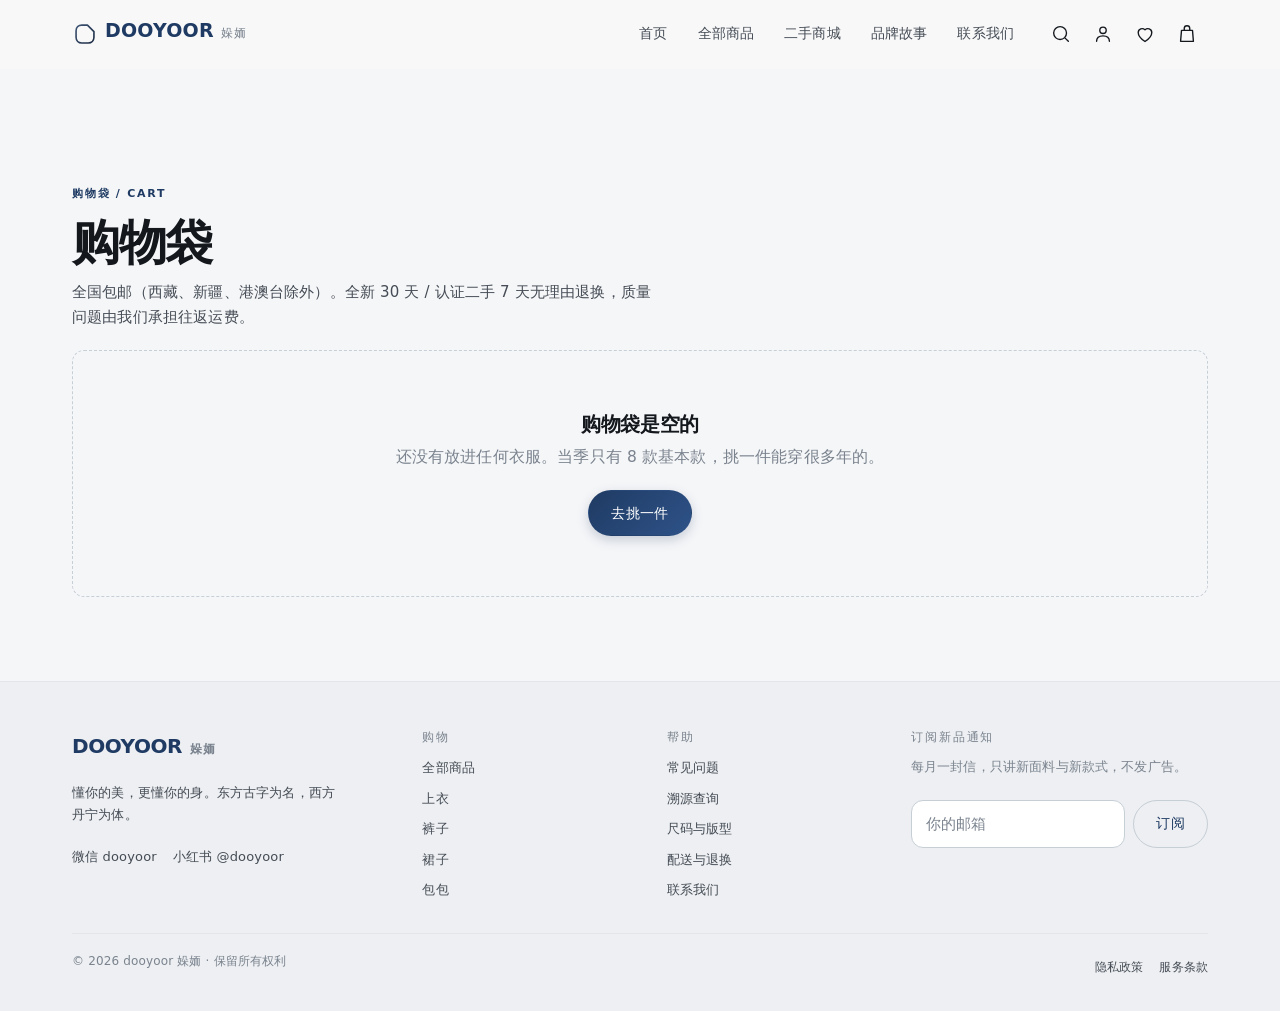
<file: cart.html>
<!DOCTYPE html>
<html lang="zh-CN">
<head>
  <meta charset="utf-8">
  <meta name="viewport" content="width=device-width, initial-scale=1, viewport-fit=cover">
  <title>购物袋 · 㛊䎟 dooyoor</title>
  <meta name="description" content="㛊䎟 dooyoor 购物袋：东方古字为名、西方丹宁为体。查看购物袋中的商品，填写收货信息、调整数量、应用优惠码并结算。全国包邮（西藏、新疆、港澳台除外），全新 30 天 / 认证二手 7 天无理由退换。">
  <meta name="theme-color" content="#F5F6F8">
  <meta property="og:type" content="website">
  <meta property="og:title" content="购物袋 · 㛊䎟 dooyoor">
  <meta property="og:description" content="东方古字为名、西方丹宁为体。查看购物袋中的丹宁商品并结算，全国包邮（西藏、新疆、港澳台除外），全新 30 天 / 认证二手 7 天无理由退换。">
  <meta property="og:image" content="assets/hero.svg">
  <link rel="icon" href="assets/logo-mark.svg" type="image/svg+xml">
  <link rel="apple-touch-icon" href="assets/logo-mark.svg">
  <link rel="stylesheet" href="css/style.css">
</head>
<body data-page="cart">

  <a class="skip-link" href="#main">跳到主要内容</a>

  <header class="site-header" data-header>
    <div class="container header-inner">
      <button class="icon-btn menu-toggle" type="button" aria-label="打开菜单" aria-expanded="false" aria-controls="drawer" data-menu-toggle>
        <svg viewBox="0 0 24 24" width="22" height="22" aria-hidden="true" fill="none" stroke="currentColor" stroke-width="1.5" stroke-linecap="round"><path d="M3 6h18M3 12h18M3 18h18"/></svg>
      </button>

      <a class="brand" href="index.html">
        <img class="brand-mark" src="assets/logo-mark.svg" alt="" width="26" height="26" decoding="async">
        <span class="brand-name">dooyoor</span>
        <span class="brand-cn" aria-hidden="true">㛊䎟</span>
      </a>

      <nav class="nav-primary" aria-label="主导航">
        <a class="nav-link" href="index.html" data-nav="index">首页</a>
        <a class="nav-link" href="shop.html" data-nav="shop">全部商品</a>
        <a class="nav-link" href="preowned.html" data-nav="preowned">二手商城</a>
        <a class="nav-link" href="about.html" data-nav="about">品牌故事</a>
        <a class="nav-link" href="contact.html" data-nav="contact">联系我们</a>
      </nav>

      <div class="header-actions">
        <button class="icon-btn" type="button" aria-label="搜索商品" aria-expanded="false" aria-controls="search" data-search-toggle>
          <svg viewBox="0 0 24 24" width="22" height="22" aria-hidden="true" fill="none" stroke="currentColor" stroke-width="1.5" stroke-linecap="round"><circle cx="11" cy="11" r="7"/><path d="M20 20l-3.5-3.5"/></svg>
        </button>
        <a class="icon-btn" href="account.html" aria-label="我的" data-account-link>
          <svg viewBox="0 0 24 24" width="22" height="22" aria-hidden="true" fill="none" stroke="currentColor" stroke-width="1.5" stroke-linecap="round" stroke-linejoin="round"><circle cx="12" cy="8" r="3.5"/><path d="M5 20c0-3.9 3.1-6 7-6s7 2.1 7 6"/></svg>
        </a>
        <a class="icon-btn fav-link" href="shop.html?fav=1" aria-label="我的收藏">
          <svg viewBox="0 0 24 24" width="22" height="22" aria-hidden="true" fill="none" stroke="currentColor" stroke-width="1.5" stroke-linecap="round" stroke-linejoin="round"><path d="M12 20.2S4.6 15.5 4.6 10.4A4.3 4.3 0 0 1 12 7.5a4.3 4.3 0 0 1 7.4 2.9c0 5.1-7.4 9.8-7.4 9.8Z"/></svg>
          <span class="cart-badge" data-fav-count hidden>0</span>
        </a>
        <a class="icon-btn" href="cart.html" aria-label="购物袋">
          <svg viewBox="0 0 24 24" width="22" height="22" aria-hidden="true" fill="none" stroke="currentColor" stroke-width="1.5" stroke-linecap="round" stroke-linejoin="round"><path d="M6 8h12l1 12H5L6 8Z"/><path d="M9 8V6a3 3 0 0 1 6 0v2"/></svg>
          <span class="cart-badge" data-cart-count hidden>0</span>
        </a>
      </div>
    </div>
  </header>

  <div class="drawer" id="drawer" data-drawer hidden>
    <div class="drawer-backdrop" data-drawer-close></div>
    <aside class="drawer-panel" role="dialog" aria-modal="true" aria-label="站点菜单">
      <div class="drawer-head">
        <span class="drawer-title">dooyoor</span>
        <button class="icon-btn" type="button" aria-label="关闭菜单" data-drawer-close>
          <svg viewBox="0 0 24 24" width="22" height="22" aria-hidden="true" fill="none" stroke="currentColor" stroke-width="1.5" stroke-linecap="round"><path d="M6 6l12 12M18 6L6 18"/></svg>
        </button>
      </div>
      <nav class="drawer-nav" aria-label="移动端导航">
        <a class="drawer-link" href="index.html" data-nav="index">首页</a>
        <a class="drawer-link" href="shop.html" data-nav="shop">全部商品</a>
        <a class="drawer-link" href="preowned.html" data-nav="preowned">二手商城</a>
        <a class="drawer-link" href="verify.html" data-nav="verify">溯源查询</a>
        <a class="drawer-link" href="about.html" data-nav="about">品牌故事</a>
        <a class="drawer-link" href="contact.html" data-nav="contact">联系我们</a>
        <a class="drawer-link" href="cart.html" data-nav="cart">购物袋</a>
        <a class="drawer-link" href="shop.html?fav=1">我的收藏</a>
        <a class="drawer-link" href="account.html">我的账户</a>
      </nav>
      <div class="drawer-foot">
        <p class="drawer-note">全国包邮 · 认证二手 7 天无理由</p>
        <a class="drawer-mail" href="mailto:hello@dooyoor.com">hello@dooyoor.com</a>
      </div>
    </aside>
  </div>

  <div class="search-overlay" id="search" data-search hidden>
    <div class="search-backdrop" data-search-close></div>
    <div class="search-panel" role="dialog" aria-modal="true" aria-label="搜索商品">
      <form class="search-form" action="shop.html" method="get" role="search">
        <label class="u-sr-only" for="siteSearch">搜索商品</label>
        <div class="search-field">
          <input class="input search-input" id="siteSearch" name="q" type="search" placeholder="搜索商品名或品类，如：丹宁" autocomplete="off">
          <button class="search-clear" type="button" aria-label="清空搜索内容" data-search-clear hidden>
            <svg viewBox="0 0 24 24" width="18" height="18" aria-hidden="true" fill="none" stroke="currentColor" stroke-width="1.5" stroke-linecap="round"><path d="M6 6l12 12M18 6L6 18"/></svg>
          </button>
        </div>
        <button class="btn btn--primary" type="submit">搜索</button>
      </form>
      <div class="search-suggest">
        <span class="search-suggest-label">热门搜索</span>
        <a class="filter-chip" href="shop.html?q=丹宁">丹宁</a>
        <a class="filter-chip" href="shop.html?q=牛仔">牛仔裤</a>
        <a class="filter-chip" href="shop.html?q=裙">裙子</a>
        <a class="filter-chip" href="shop.html?cond=used">认证二手</a>
      </div>
      <button class="btn btn--ghost search-close" type="button" data-search-close>关闭</button>
    </div>
  </div>

  <main id="main">
    <section class="section">
      <div class="container">

        <div class="page-head">
          <p class="eyebrow">购物袋 / Cart</p>
          <h1 class="h1">购物袋</h1>
          <p class="lead">全国包邮（西藏、新疆、港澳台除外）。全新 30 天 / 认证二手 7 天无理由退换，质量问题由我们承担往返运费。</p>
        </div>

        <div class="cart-layout" data-cart-layout>

          <div class="cart-list" data-cart-list></div>

          <aside class="summary" aria-label="订单金额">
            <h2 class="summary-title">订单金额</h2>

            <div class="ship-bar" data-ship-bar>
              <p class="ship-bar-text" data-ship-text>全国包邮（西藏、新疆、港澳台除外）</p>
              <div class="ship-bar-track">
                <div class="ship-bar-fill" data-ship-fill></div>
              </div>
            </div>

            <div class="summary-row">
              <span>小计</span>
              <span class="val" data-sum-subtotal>¥0</span>
            </div>

            <div class="summary-row" data-row-ship>
              <span>运费</span>
              <span class="val" data-sum-ship>¥0</span>
            </div>

            <div class="summary-row summary-row--discount" data-row-discount hidden>
              <span data-discount-label>优惠</span>
              <span class="val" data-sum-discount>-¥0</span>
            </div>

            <div class="summary-row" data-row-credit hidden>
              <span>可用抵扣</span>
              <span class="val" data-sum-credit>¥0</span>
            </div>

            <div class="summary-row" data-row-balance>
              <span>当前余额</span>
              <span class="val" data-sum-balance>¥0</span>
            </div>

            <div class="summary-total">
              <span>合计</span>
              <span class="val" data-sum-total>¥0</span>
            </div>

            <form class="promo-form" data-promo-form novalidate>
              <label class="u-sr-only" for="promoCode">优惠码</label>
              <input class="input" id="promoCode" name="code" type="text" placeholder="优惠码" autocomplete="off">
              <button class="btn btn--outline btn--sm" type="submit">应用</button>
            </form>

            <p class="cart-note" data-promo-note>输入优惠码，如 WELCOME10 享 9 折</p>

            <p class="cart-note" data-wallet-note><span class="badge badge--warn">演示余额，不涉及真实资金。</span></p>

            <div class="admin-card" data-ship-card>
              <h3 class="admin-card-title">收货信息</h3>
              <form class="form" data-checkout-form novalidate>
                <div class="field">
                  <label class="field-label" for="shipName">收件人姓名<span class="req">必填</span></label>
                  <input class="input" id="shipName" name="receiver" type="text" autocomplete="name" placeholder="收件人姓名" required aria-describedby="shipNameError">
                  <p class="field-error" id="shipNameError" data-field-error="receiver"></p>
                </div>

                <div class="field">
                  <label class="field-label" for="shipPhone">手机号<span class="req">必填</span></label>
                  <input class="input" id="shipPhone" name="phone" type="tel" inputmode="numeric" autocomplete="tel" placeholder="11 位手机号" required aria-describedby="shipPhoneError">
                  <p class="field-error" id="shipPhoneError" data-field-error="phone"></p>
                </div>

                <div class="field">
                  <label class="field-label" for="shipAddress">详细地址<span class="req">必填</span></label>
                  <textarea class="textarea" id="shipAddress" name="address" rows="4" autocomplete="street-address" placeholder="省 / 市 / 区，街道门牌与楼层" required aria-describedby="shipAddressError"></textarea>
                  <p class="field-error" id="shipAddressError" data-field-error="address"></p>
                </div>

                <p class="field-error" data-checkout-error role="alert"></p>
                <p class="cart-note" data-login-note hidden>请先登录后结算</p>

                <button class="btn btn--primary btn--block" type="submit" data-checkout>去结算</button>
              </form>
            </div>

            <p class="cart-note">除西藏、新疆、台湾、香港、澳门地区外，全国包邮；上述地区运费另计。下单不涉及真实资金：订单、余额与链上记录都保存在本机浏览器，清空缓存即丢失。订单确认后 1 个工作日内从上海仓发出；丹宁单品请按吊牌上的洗护说明反面冷水单独洗。</p>
          </aside>

        </div>

        <div class="cart-empty" data-cart-empty hidden>
          <h2 class="h3">购物袋是空的</h2>
          <p>还没有放进任何衣服。当季只有 8 款基本款，挑一件能穿很多年的。</p>
          <a class="btn btn--primary" href="shop.html">去挑一件</a>
        </div>

      </div>
    </section>
  </main>

  <footer class="site-footer">
    <div class="container">
      <div class="footer-grid">
        <div class="footer-col footer-brand">
          <p class="footer-logo">dooyoor<span class="footer-cn">㛊䎟</span></p>
          <p class="footer-tagline">懂你的美，更懂你的身。东方古字为名，西方丹宁为体。</p>
          <p class="footer-social">
            <a class="footer-link" href="contact.html">微信 dooyoor</a>
            <a class="footer-link" href="contact.html">小红书 @dooyoor</a>
          </p>
        </div>
        <div class="footer-col">
          <h2 class="footer-title">购物</h2>
          <a class="footer-link" href="shop.html">全部商品</a>
          <a class="footer-link" href="shop.html?c=tops">上衣</a>
          <a class="footer-link" href="shop.html?c=bottoms">裤子</a>
          <a class="footer-link" href="shop.html?c=skirts">裙子</a>
          <a class="footer-link" href="shop.html?c=bags">包包</a>
        </div>
        <div class="footer-col">
          <h2 class="footer-title">帮助</h2>
          <a class="footer-link" href="contact.html#faq">常见问题</a>
          <a class="footer-link" href="verify.html">溯源查询</a>
          <a class="footer-link" href="contact.html#faq">尺码与版型</a>
          <a class="footer-link" href="contact.html#faq">配送与退换</a>
          <a class="footer-link" href="contact.html">联系我们</a>
        </div>
        <div class="footer-col footer-news">
          <h2 class="footer-title">订阅新品通知</h2>
          <p class="footer-note">每月一封信，只讲新面料与新款式，不发广告。</p>
          <form class="news-form" data-news-form novalidate>
            <label class="u-sr-only" for="newsEmail">邮箱地址</label>
            <input class="input" id="newsEmail" name="email" type="email" placeholder="你的邮箱" autocomplete="email" required>
            <button class="btn btn--outline" type="submit">订阅</button>
          </form>
          <p class="form-note" data-news-note></p>
        </div>
      </div>
      <div class="footer-bottom">
        <p>© <span data-year>2025</span> dooyoor 㛊䎟 · 保留所有权利</p>
        <p class="footer-legal"><a class="footer-link" href="#">隐私政策</a><a class="footer-link" href="#">服务条款</a></p>
      </div>
    </div>
  </footer>

  <nav class="bottom-nav" aria-label="底部导航">
    <a class="bottom-nav-item" href="index.html" data-nav="index">
      <svg viewBox="0 0 24 24" width="22" height="22" aria-hidden="true" fill="none" stroke="currentColor" stroke-width="1.5" stroke-linecap="round" stroke-linejoin="round"><path d="M4 11l8-6 8 6"/><path d="M6 10v9h12v-9"/></svg>
      <span class="bottom-nav-label">首页</span>
    </a>
    <a class="bottom-nav-item" href="shop.html" data-nav="shop">
      <svg viewBox="0 0 24 24" width="22" height="22" aria-hidden="true" fill="none" stroke="currentColor" stroke-width="1.5" stroke-linecap="round" stroke-linejoin="round"><path d="M4 6h16l-1.5 13h-13L4 6Z"/><path d="M9 6a3 3 0 0 1 6 0"/></svg>
      <span class="bottom-nav-label">商品</span>
    </a>
    <a class="bottom-nav-item" href="preowned.html" data-nav="preowned">
      <svg viewBox="0 0 24 24" width="22" height="22" aria-hidden="true" fill="none" stroke="currentColor" stroke-width="1.5" stroke-linecap="round" stroke-linejoin="round"><path d="M4 12a8 8 0 0 1 13-6"/><path d="M20 12a8 8 0 0 1-13 6"/><path d="M17 3v3h-3"/><path d="M7 21v-3h3"/></svg>
      <span class="bottom-nav-label">二手</span>
    </a>
    <a class="bottom-nav-item" href="cart.html" data-nav="cart">
      <span class="bottom-nav-icon-wrap">
        <svg viewBox="0 0 24 24" width="22" height="22" aria-hidden="true" fill="none" stroke="currentColor" stroke-width="1.5" stroke-linecap="round" stroke-linejoin="round"><path d="M6 8h12l1 12H5L6 8Z"/><path d="M9 8V6a3 3 0 0 1 6 0v2"/></svg>
        <span class="cart-badge" data-cart-count hidden>0</span>
      </span>
      <span class="bottom-nav-label">购物袋</span>
    </a>
    <a class="bottom-nav-item" href="account.html" data-nav="account">
      <svg viewBox="0 0 24 24" width="22" height="22" aria-hidden="true" fill="none" stroke="currentColor" stroke-width="1.5" stroke-linecap="round" stroke-linejoin="round"><circle cx="12" cy="8" r="3.5"/><path d="M5 20c0-3.9 3.1-6 7-6s7 2.1 7 6"/></svg>
      <span class="bottom-nav-label">我的</span>
    </a>
  </nav>
  <div class="toast" data-toast role="status" aria-live="polite"></div>

  <script src="js/site-config.js"></script>
  <script src="js/cart.js"></script>
  <script src="js/main.js"></script>
  <script src="js/fav.js"></script>
  <script src="js/auth.js"></script>
  <script src="js/wallet.js"></script>
  <script src="js/orders.js"></script>
  <script src="js/preowned.js"></script>
  <script src="js/cart-page.js"></script>
</body>
</html>
</file>
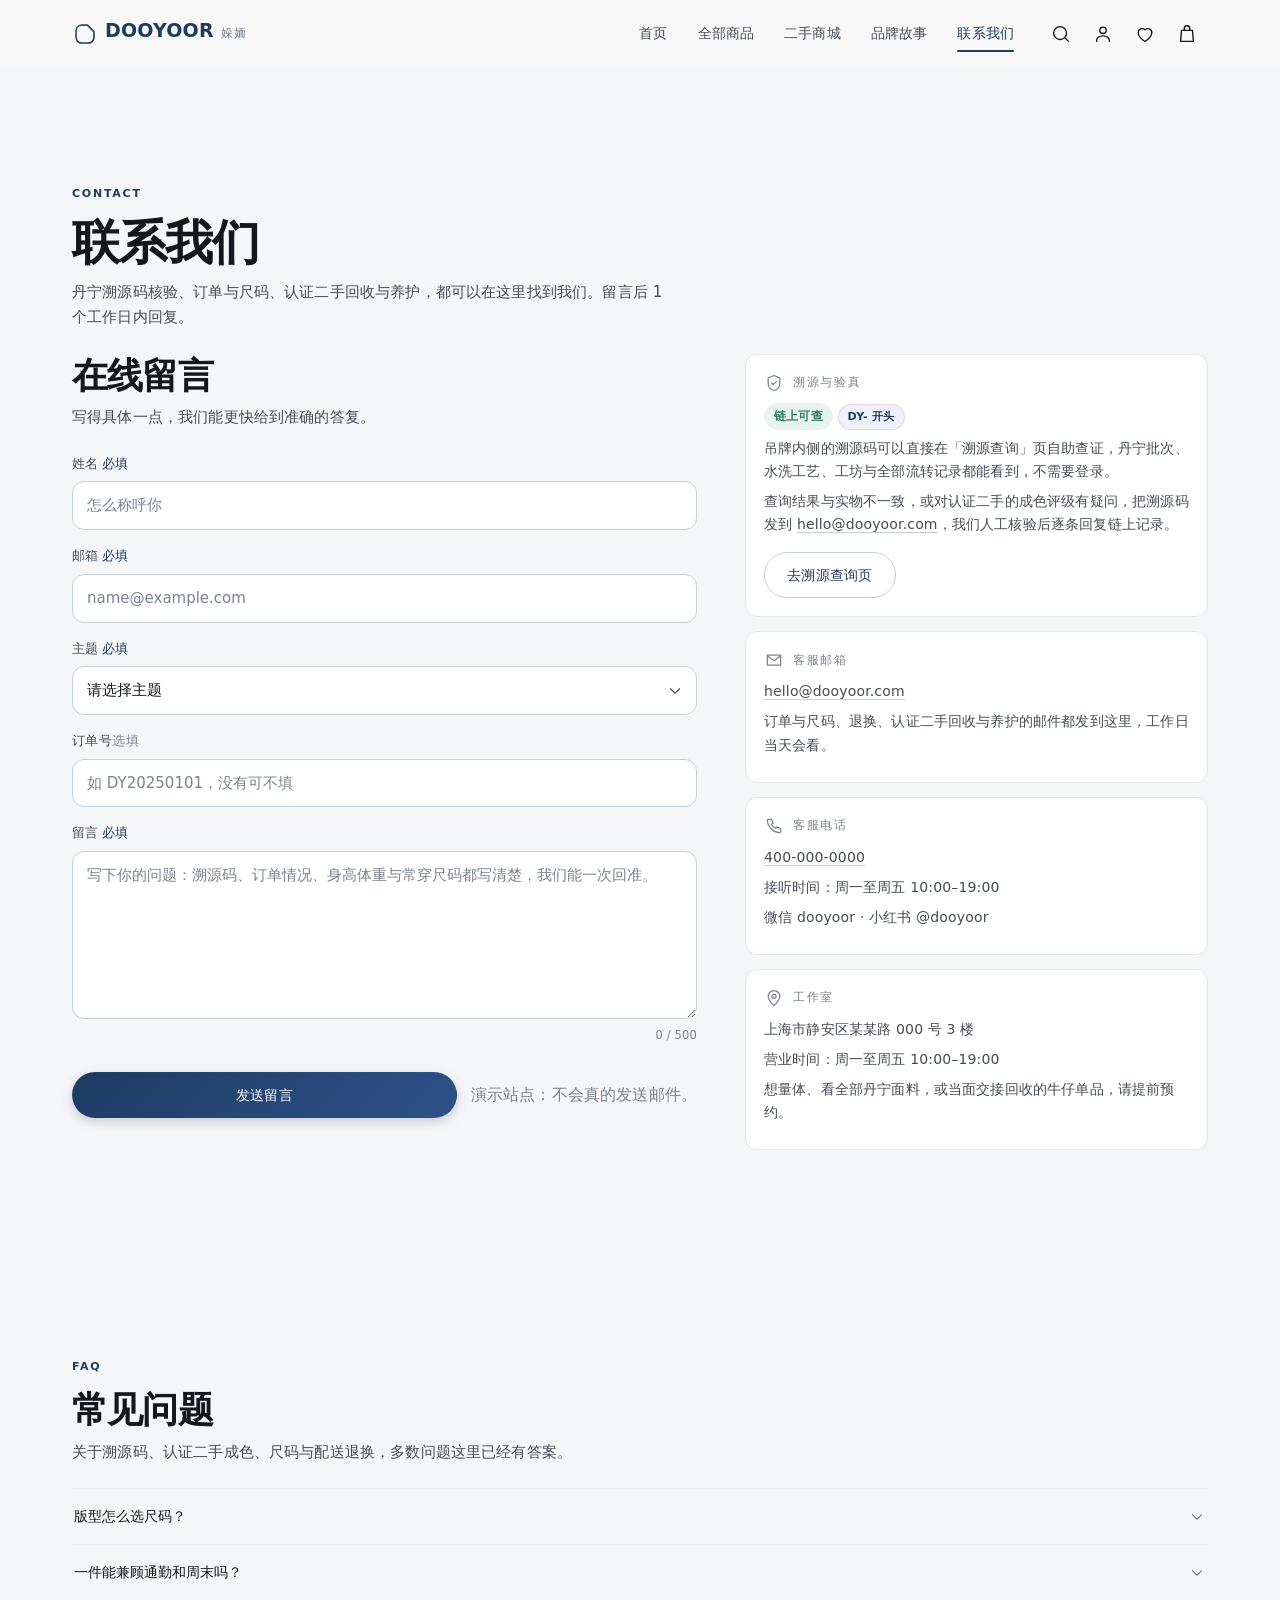
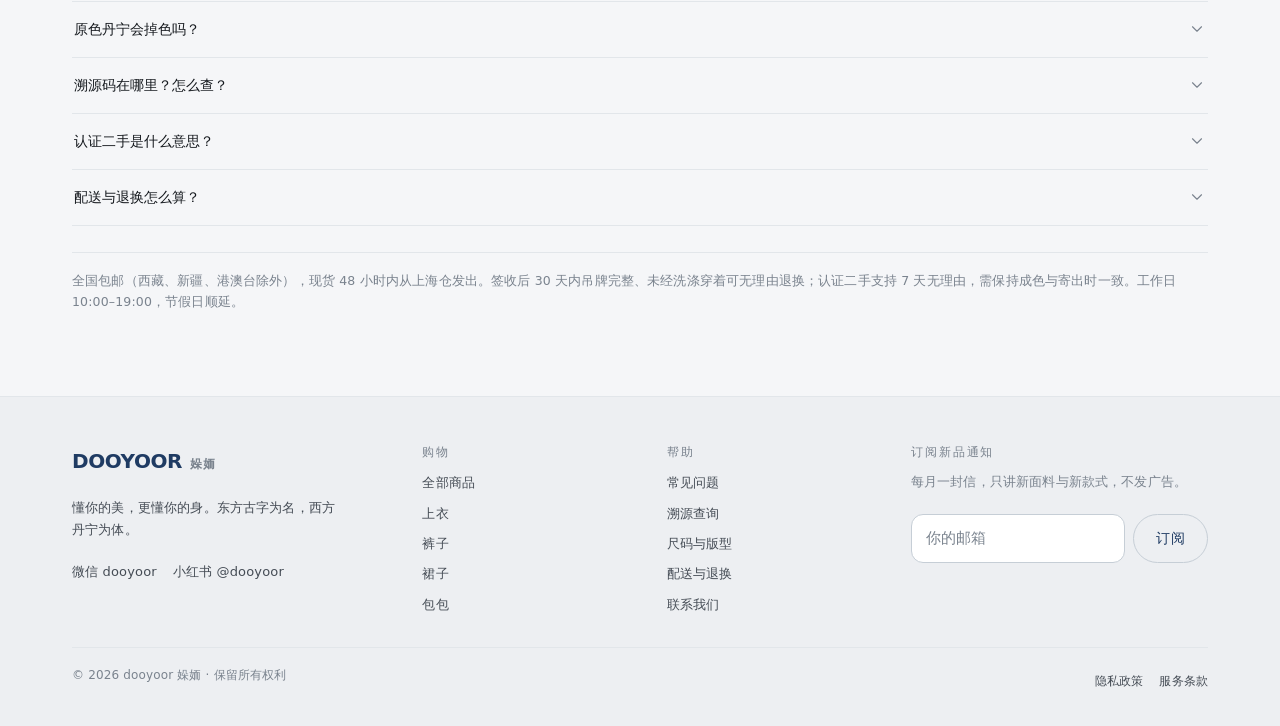
<file: contact.html>
<!DOCTYPE html>
<html lang="zh-CN">
<head>
  <meta charset="utf-8">
  <meta name="viewport" content="width=device-width, initial-scale=1, viewport-fit=cover">
  <title>联系我们 · 㛊䎟 dooyoor</title>
  <meta name="description" content="联系 㛊䎟 dooyoor：东方古字为名、西方丹宁为体。丹宁溯源码核验、订单与尺码咨询、认证二手丹宁回收与养护、客服邮箱与电话、上海工作室地址与营业时间。留言后 1 个工作日内回复。">
  <meta name="theme-color" content="#F5F6F8">
  <meta property="og:type" content="website">
  <meta property="og:title" content="联系我们 · 㛊䎟 dooyoor">
  <meta property="og:description" content="东方古字为名、西方丹宁为体。丹宁溯源码人工核验、订单与尺码、认证二手丹宁回收养护。也可直接留言，工作日 1 个工作日内回复。">
  <meta property="og:image" content="assets/hero.svg">
  <link rel="icon" href="assets/logo-mark.svg" type="image/svg+xml">
  <link rel="apple-touch-icon" href="assets/logo-mark.svg">
  <link rel="stylesheet" href="css/style.css">
</head>
<body data-page="contact">

  <a class="skip-link" href="#main">跳到主要内容</a>

  <header class="site-header" data-header>
    <div class="container header-inner">
      <button class="icon-btn menu-toggle" type="button" aria-label="打开菜单" aria-expanded="false" aria-controls="drawer" data-menu-toggle>
        <svg viewBox="0 0 24 24" width="22" height="22" aria-hidden="true" fill="none" stroke="currentColor" stroke-width="1.5" stroke-linecap="round"><path d="M3 6h18M3 12h18M3 18h18"/></svg>
      </button>

      <a class="brand" href="index.html">
        <img class="brand-mark" src="assets/logo-mark.svg" alt="" width="26" height="26" decoding="async">
        <span class="brand-name">dooyoor</span>
        <span class="brand-cn" aria-hidden="true">㛊䎟</span>
      </a>

      <nav class="nav-primary" aria-label="主导航">
        <a class="nav-link" href="index.html" data-nav="index">首页</a>
        <a class="nav-link" href="shop.html" data-nav="shop">全部商品</a>
        <a class="nav-link" href="preowned.html" data-nav="preowned">二手商城</a>
        <a class="nav-link" href="about.html" data-nav="about">品牌故事</a>
        <a class="nav-link" href="contact.html" data-nav="contact">联系我们</a>
      </nav>

      <div class="header-actions">
        <button class="icon-btn" type="button" aria-label="搜索商品" aria-expanded="false" aria-controls="search" data-search-toggle>
          <svg viewBox="0 0 24 24" width="22" height="22" aria-hidden="true" fill="none" stroke="currentColor" stroke-width="1.5" stroke-linecap="round"><circle cx="11" cy="11" r="7"/><path d="M20 20l-3.5-3.5"/></svg>
        </button>
        <a class="icon-btn" href="account.html" aria-label="我的" data-account-link>
          <svg viewBox="0 0 24 24" width="22" height="22" aria-hidden="true" fill="none" stroke="currentColor" stroke-width="1.5" stroke-linecap="round" stroke-linejoin="round"><circle cx="12" cy="8" r="3.5"/><path d="M5 20c0-3.9 3.1-6 7-6s7 2.1 7 6"/></svg>
        </a>
        <a class="icon-btn fav-link" href="shop.html?fav=1" aria-label="我的收藏">
          <svg viewBox="0 0 24 24" width="22" height="22" aria-hidden="true" fill="none" stroke="currentColor" stroke-width="1.5" stroke-linecap="round" stroke-linejoin="round"><path d="M12 20.2S4.6 15.5 4.6 10.4A4.3 4.3 0 0 1 12 7.5a4.3 4.3 0 0 1 7.4 2.9c0 5.1-7.4 9.8-7.4 9.8Z"/></svg>
          <span class="cart-badge" data-fav-count hidden>0</span>
        </a>
        <a class="icon-btn" href="cart.html" aria-label="购物袋">
          <svg viewBox="0 0 24 24" width="22" height="22" aria-hidden="true" fill="none" stroke="currentColor" stroke-width="1.5" stroke-linecap="round" stroke-linejoin="round"><path d="M6 8h12l1 12H5L6 8Z"/><path d="M9 8V6a3 3 0 0 1 6 0v2"/></svg>
          <span class="cart-badge" data-cart-count hidden>0</span>
        </a>
      </div>
    </div>
  </header>

  <div class="drawer" id="drawer" data-drawer hidden>
    <div class="drawer-backdrop" data-drawer-close></div>
    <aside class="drawer-panel" role="dialog" aria-modal="true" aria-label="站点菜单">
      <div class="drawer-head">
        <span class="drawer-title">dooyoor</span>
        <button class="icon-btn" type="button" aria-label="关闭菜单" data-drawer-close>
          <svg viewBox="0 0 24 24" width="22" height="22" aria-hidden="true" fill="none" stroke="currentColor" stroke-width="1.5" stroke-linecap="round"><path d="M6 6l12 12M18 6L6 18"/></svg>
        </button>
      </div>
      <nav class="drawer-nav" aria-label="移动端导航">
        <a class="drawer-link" href="index.html" data-nav="index">首页</a>
        <a class="drawer-link" href="shop.html" data-nav="shop">全部商品</a>
        <a class="drawer-link" href="preowned.html" data-nav="preowned">二手商城</a>
        <a class="drawer-link" href="verify.html" data-nav="verify">溯源查询</a>
        <a class="drawer-link" href="about.html" data-nav="about">品牌故事</a>
        <a class="drawer-link" href="contact.html" data-nav="contact">联系我们</a>
        <a class="drawer-link" href="cart.html" data-nav="cart">购物袋</a>
        <a class="drawer-link" href="shop.html?fav=1">我的收藏</a>
        <a class="drawer-link" href="account.html">我的账户</a>
      </nav>
      <div class="drawer-foot">
        <p class="drawer-note">全国包邮 · 认证二手 7 天无理由</p>
        <a class="drawer-mail" href="mailto:hello@dooyoor.com">hello@dooyoor.com</a>
      </div>
    </aside>
  </div>

  <div class="search-overlay" id="search" data-search hidden>
    <div class="search-backdrop" data-search-close></div>
    <div class="search-panel" role="dialog" aria-modal="true" aria-label="搜索商品">
      <form class="search-form" action="shop.html" method="get" role="search">
        <label class="u-sr-only" for="siteSearch">搜索商品</label>
        <div class="search-field">
          <input class="input search-input" id="siteSearch" name="q" type="search" placeholder="搜索商品名或品类，如：丹宁" autocomplete="off">
          <button class="search-clear" type="button" aria-label="清空搜索内容" data-search-clear hidden>
            <svg viewBox="0 0 24 24" width="18" height="18" aria-hidden="true" fill="none" stroke="currentColor" stroke-width="1.5" stroke-linecap="round"><path d="M6 6l12 12M18 6L6 18"/></svg>
          </button>
        </div>
        <button class="btn btn--primary" type="submit">搜索</button>
      </form>
      <div class="search-suggest">
        <span class="search-suggest-label">热门搜索</span>
        <a class="filter-chip" href="shop.html?q=丹宁">丹宁</a>
        <a class="filter-chip" href="shop.html?q=牛仔">牛仔裤</a>
        <a class="filter-chip" href="shop.html?q=裙">裙子</a>
        <a class="filter-chip" href="shop.html?cond=used">认证二手</a>
      </div>
      <button class="btn btn--ghost search-close" type="button" data-search-close>关闭</button>
    </div>
  </div>

  <main id="main">

    <section class="section section--tight">
      <div class="container">
        <div class="page-head">
          <p class="eyebrow">Contact</p>
          <h1 class="h1">联系我们</h1>
          <p class="lead">丹宁溯源码核验、订单与尺码、认证二手回收与养护，都可以在这里找到我们。留言后 1 个工作日内回复。</p>
        </div>

        <div class="contact-layout">
          <div>
            <div class="section-head">
              <h2 class="h2">在线留言</h2>
              <p class="lead">写得具体一点，我们能更快给到准确的答复。</p>
            </div>

            <form class="form" data-contact-form novalidate>
              <div class="field">
                <label class="field-label" for="contactName">姓名<span class="req">必填</span></label>
                <input class="input" id="contactName" name="name" type="text" autocomplete="name" placeholder="怎么称呼你" required aria-describedby="contactNameError">
                <p class="field-error" id="contactNameError"></p>
              </div>

              <div class="field">
                <label class="field-label" for="contactEmail">邮箱<span class="req">必填</span></label>
                <input class="input" id="contactEmail" name="email" type="email" autocomplete="email" inputmode="email" placeholder="name@example.com" required aria-describedby="contactEmailError">
                <p class="field-error" id="contactEmailError"></p>
              </div>

              <div class="field">
                <label class="field-label" for="contactTopic">主题<span class="req">必填</span></label>
                <select class="select" id="contactTopic" name="topic" required aria-describedby="contactTopicError">
                  <option value="">请选择主题</option>
                  <option value="order">订单咨询</option>
                  <option value="size">尺码建议</option>
                  <option value="return">退换货</option>
                  <option value="trace">溯源查询</option>
                  <option value="coop">合作</option>
                  <option value="other">其他</option>
                </select>
                <p class="field-error" id="contactTopicError"></p>
              </div>

              <div class="field">
                <label class="field-label" for="contactOrder">订单号<span class="muted">选填</span></label>
                <input class="input" id="contactOrder" name="order" type="text" inputmode="numeric" autocomplete="off" placeholder="如 DY20250101，没有可不填" aria-describedby="contactOrderError">
                <p class="field-error" id="contactOrderError"></p>
              </div>

              <div class="field">
                <label class="field-label" for="contactMessage">留言<span class="req">必填</span></label>
                <textarea class="textarea" id="contactMessage" name="message" rows="6" placeholder="写下你的问题：溯源码、订单情况、身高体重与常穿尺码都写清楚，我们能一次回准。" required aria-describedby="contactMessageError"></textarea>
                <p class="char-count" data-char-count>0 / 500</p>
                <p class="field-error" id="contactMessageError"></p>
              </div>

              <div class="form-actions">
                <button class="btn btn--primary" type="submit">发送留言</button>
                <p class="muted">演示站点：不会真的发送邮件。</p>
              </div>
            </form>

            <div class="form-success" data-form-success tabindex="-1" hidden>
              <svg viewBox="0 0 24 24" width="34" height="34" aria-hidden="true" fill="none" stroke="currentColor" stroke-width="1.5" stroke-linecap="round" stroke-linejoin="round"><path d="M5 13l4 4L19 7"/></svg>
              <h2 class="h3">我们已收到，1 个工作日内回复</h2>
              <p>感谢你写得这么具体。回信会发到你填写的邮箱；涉及溯源码核验的，我们会把链上记录一并附上。</p>
            </div>
          </div>

          <aside class="info-side" aria-label="联系方式">
            <article class="info-card">
              <h2 class="info-card-title">
                <svg viewBox="0 0 24 24" width="20" height="20" aria-hidden="true" fill="none" stroke="currentColor" stroke-width="1.5" stroke-linecap="round" stroke-linejoin="round"><path d="M12 3l7 3v6c0 5-3 8-7 9-4-1-7-4-7-9V6l7-3Z"/><path d="M9 12l2 2 4-4"/></svg>
                <span>溯源与验真</span>
              </h2>
              <div class="info-card-body">
                <p><span class="badge badge--ok">链上可查</span> <span class="cond-tag">DY- 开头</span></p>
                <p>吊牌内侧的溯源码可以直接在「溯源查询」页自助查证，丹宁批次、水洗工艺、工坊与全部流转记录都能看到，不需要登录。</p>
                <p>查询结果与实物不一致，或对认证二手的成色评级有疑问，把溯源码发到 <a href="mailto:hello@dooyoor.com" data-brand-email>hello@dooyoor.com</a>，我们人工核验后逐条回复链上记录。</p>
                <div class="chain-actions">
                  <a class="btn btn--outline" href="verify.html">去溯源查询页</a>
                </div>
              </div>
            </article>

            <article class="info-card">
              <h2 class="info-card-title">
                <svg viewBox="0 0 24 24" width="20" height="20" aria-hidden="true" fill="none" stroke="currentColor" stroke-width="1.5" stroke-linecap="round" stroke-linejoin="round"><path d="M4 6h16v12H4z"/><path d="M4 7l8 6 8-6"/></svg>
                <span>客服邮箱</span>
              </h2>
              <div class="info-card-body">
                <p><a href="mailto:hello@dooyoor.com" data-brand-email>hello@dooyoor.com</a></p>
                <p>订单与尺码、退换、认证二手回收与养护的邮件都发到这里，工作日当天会看。</p>
              </div>
            </article>

            <article class="info-card">
              <h2 class="info-card-title">
                <svg viewBox="0 0 24 24" width="20" height="20" aria-hidden="true" fill="none" stroke="currentColor" stroke-width="1.5" stroke-linecap="round" stroke-linejoin="round"><path d="M5 4h4l2 5-2 1a10 10 0 0 0 5 5l1-2 5 2v4a1 1 0 0 1-1 1A16 16 0 0 1 4 5a1 1 0 0 1 1-1Z"/></svg>
                <span>客服电话</span>
              </h2>
              <div class="info-card-body">
                <p><a href="tel:4000000000" data-brand-phone>400-000-0000</a></p>
                <p>接听时间：<span data-brand-hours>周一至周五 10:00–19:00</span></p>
                <p>微信 <span data-brand-wechat>dooyoor</span> · 小红书 <span data-brand-redbook>@dooyoor</span></p>
              </div>
            </article>

            <article class="info-card">
              <h2 class="info-card-title">
                <svg viewBox="0 0 24 24" width="20" height="20" aria-hidden="true" fill="none" stroke="currentColor" stroke-width="1.5" stroke-linecap="round" stroke-linejoin="round"><path d="M12 21s7-6.2 7-11a7 7 0 1 0-14 0c0 4.8 7 11 7 11Z"/><circle cx="12" cy="10" r="2.5"/></svg>
                <span>工作室</span>
              </h2>
              <div class="info-card-body">
                <p data-brand-address>上海市静安区某某路 000 号 3 楼</p>
                <p>营业时间：<span data-brand-hours>周一至周五 10:00–19:00</span></p>
                <p>想量体、看全部丹宁面料，或当面交接回收的牛仔单品，请提前预约。</p>
              </div>
            </article>
          </aside>
        </div>
      </div>
    </section>

    <section class="section" id="faq">
      <div class="container">
        <div class="section-head">
          <p class="eyebrow">FAQ</p>
          <h2 class="h2">常见问题</h2>
          <p class="lead">关于溯源码、认证二手成色、尺码与配送退换，多数问题这里已经有答案。</p>
        </div>
        <div class="accordion" data-faq></div>
        <p class="contact-note">全国包邮（西藏、新疆、港澳台除外），现货 48 小时内从上海仓发出。签收后 30 天内吊牌完整、未经洗涤穿着可无理由退换；认证二手支持 7 天无理由，需保持成色与寄出时一致。工作日 10:00–19:00，节假日顺延。</p>
      </div>
    </section>

  </main>

  <footer class="site-footer">
    <div class="container">
      <div class="footer-grid">
        <div class="footer-col footer-brand">
          <p class="footer-logo">dooyoor<span class="footer-cn">㛊䎟</span></p>
          <p class="footer-tagline">懂你的美，更懂你的身。东方古字为名，西方丹宁为体。</p>
          <p class="footer-social">
            <a class="footer-link" href="contact.html">微信 dooyoor</a>
            <a class="footer-link" href="contact.html">小红书 @dooyoor</a>
          </p>
        </div>
        <div class="footer-col">
          <h2 class="footer-title">购物</h2>
          <a class="footer-link" href="shop.html">全部商品</a>
          <a class="footer-link" href="shop.html?c=tops">上衣</a>
          <a class="footer-link" href="shop.html?c=bottoms">裤子</a>
          <a class="footer-link" href="shop.html?c=skirts">裙子</a>
          <a class="footer-link" href="shop.html?c=bags">包包</a>
        </div>
        <div class="footer-col">
          <h2 class="footer-title">帮助</h2>
          <a class="footer-link" href="contact.html#faq">常见问题</a>
          <a class="footer-link" href="verify.html">溯源查询</a>
          <a class="footer-link" href="contact.html#faq">尺码与版型</a>
          <a class="footer-link" href="contact.html#faq">配送与退换</a>
          <a class="footer-link" href="contact.html">联系我们</a>
        </div>
        <div class="footer-col footer-news">
          <h2 class="footer-title">订阅新品通知</h2>
          <p class="footer-note">每月一封信，只讲新面料与新款式，不发广告。</p>
          <form class="news-form" data-news-form novalidate>
            <label class="u-sr-only" for="newsEmail">邮箱地址</label>
            <input class="input" id="newsEmail" name="email" type="email" placeholder="你的邮箱" autocomplete="email" required>
            <button class="btn btn--outline" type="submit">订阅</button>
          </form>
          <p class="form-note" data-news-note></p>
        </div>
      </div>
      <div class="footer-bottom">
        <p>© <span data-year>2025</span> dooyoor 㛊䎟 · 保留所有权利</p>
        <p class="footer-legal"><a class="footer-link" href="#">隐私政策</a><a class="footer-link" href="#">服务条款</a></p>
      </div>
    </div>
  </footer>

  <nav class="bottom-nav" aria-label="底部导航">
    <a class="bottom-nav-item" href="index.html" data-nav="index">
      <svg viewBox="0 0 24 24" width="22" height="22" aria-hidden="true" fill="none" stroke="currentColor" stroke-width="1.5" stroke-linecap="round" stroke-linejoin="round"><path d="M4 11l8-6 8 6"/><path d="M6 10v9h12v-9"/></svg>
      <span class="bottom-nav-label">首页</span>
    </a>
    <a class="bottom-nav-item" href="shop.html" data-nav="shop">
      <svg viewBox="0 0 24 24" width="22" height="22" aria-hidden="true" fill="none" stroke="currentColor" stroke-width="1.5" stroke-linecap="round" stroke-linejoin="round"><path d="M4 6h16l-1.5 13h-13L4 6Z"/><path d="M9 6a3 3 0 0 1 6 0"/></svg>
      <span class="bottom-nav-label">商品</span>
    </a>
    <a class="bottom-nav-item" href="preowned.html" data-nav="preowned">
      <svg viewBox="0 0 24 24" width="22" height="22" aria-hidden="true" fill="none" stroke="currentColor" stroke-width="1.5" stroke-linecap="round" stroke-linejoin="round"><path d="M4 12a8 8 0 0 1 13-6"/><path d="M20 12a8 8 0 0 1-13 6"/><path d="M17 3v3h-3"/><path d="M7 21v-3h3"/></svg>
      <span class="bottom-nav-label">二手</span>
    </a>
    <a class="bottom-nav-item" href="cart.html" data-nav="cart">
      <span class="bottom-nav-icon-wrap">
        <svg viewBox="0 0 24 24" width="22" height="22" aria-hidden="true" fill="none" stroke="currentColor" stroke-width="1.5" stroke-linecap="round" stroke-linejoin="round"><path d="M6 8h12l1 12H5L6 8Z"/><path d="M9 8V6a3 3 0 0 1 6 0v2"/></svg>
        <span class="cart-badge" data-cart-count hidden>0</span>
      </span>
      <span class="bottom-nav-label">购物袋</span>
    </a>
    <a class="bottom-nav-item" href="account.html" data-nav="account">
      <svg viewBox="0 0 24 24" width="22" height="22" aria-hidden="true" fill="none" stroke="currentColor" stroke-width="1.5" stroke-linecap="round" stroke-linejoin="round"><circle cx="12" cy="8" r="3.5"/><path d="M5 20c0-3.9 3.1-6 7-6s7 2.1 7 6"/></svg>
      <span class="bottom-nav-label">我的</span>
    </a>
  </nav>
  <div class="toast" data-toast role="status" aria-live="polite"></div>

  <script src="js/site-config.js"></script>
  <script src="js/cart.js"></script>
  <script src="js/main.js"></script>
  <script src="js/fav.js"></script>
  <script src="js/auth.js"></script>
  <script src="js/wallet.js"></script>
  <script src="js/orders.js"></script>
  <script src="js/preowned.js"></script>
  <script src="js/contact.js"></script>
</body>
</html>
</file>
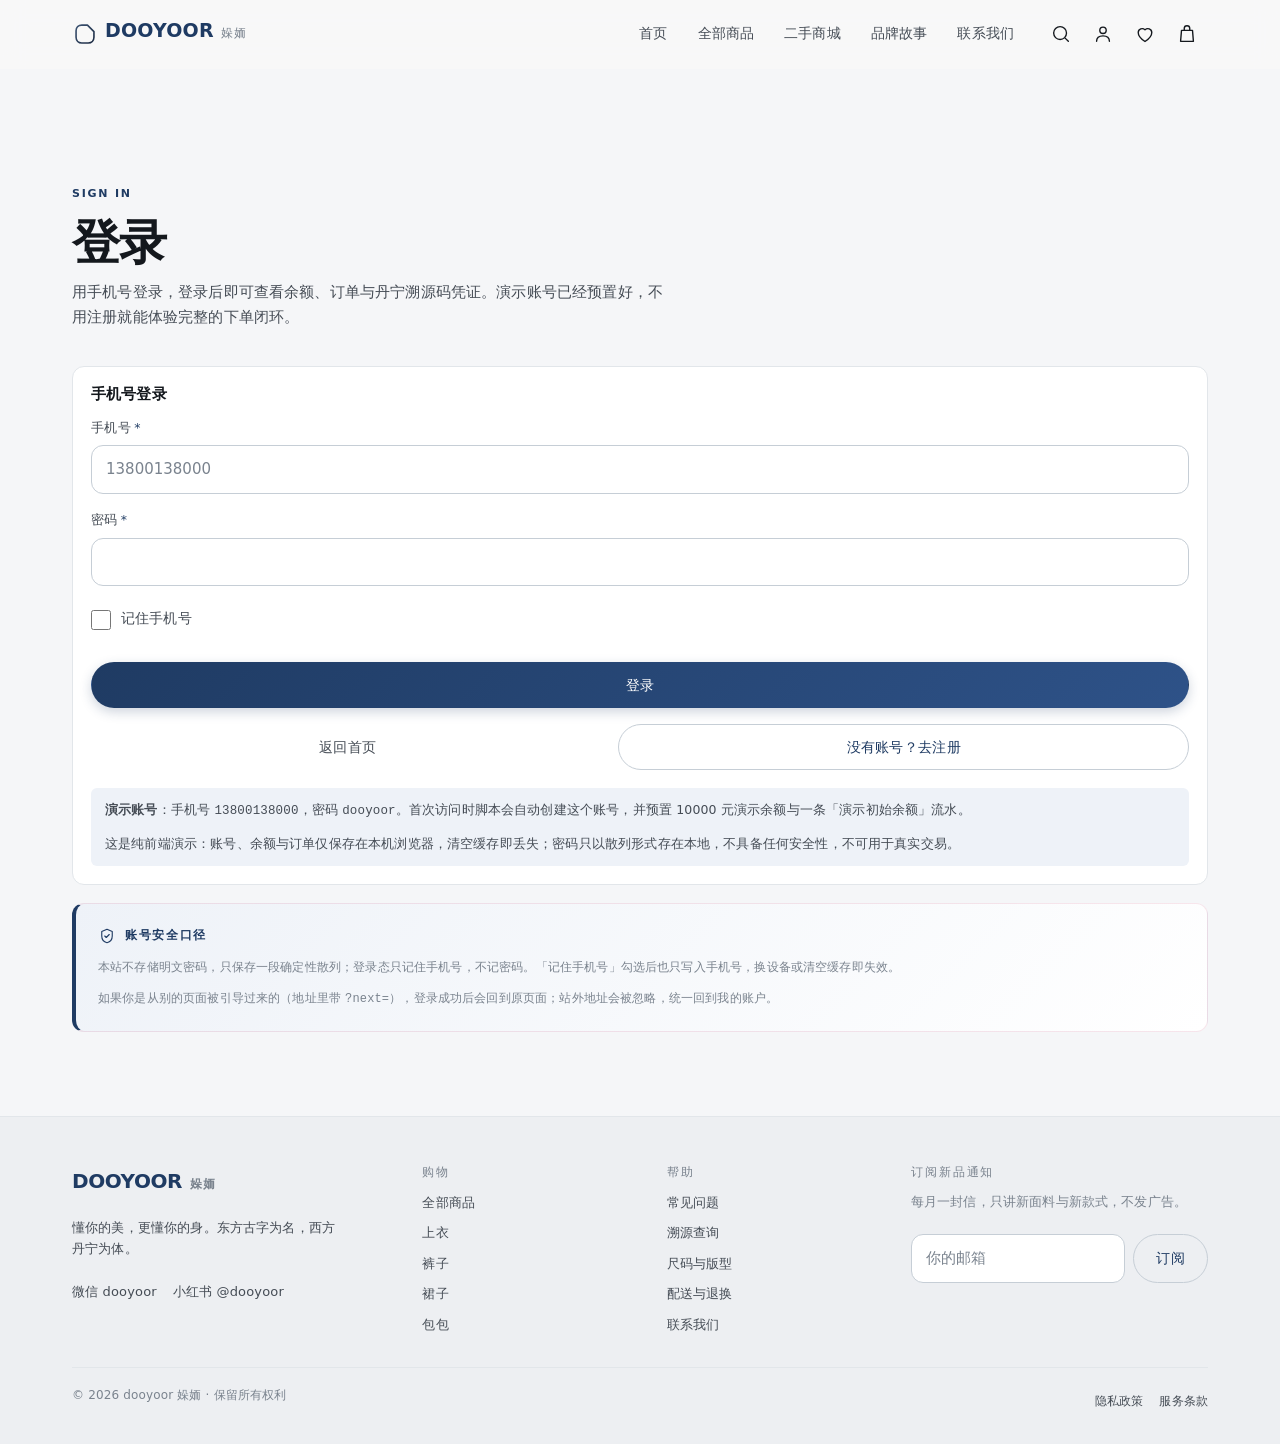
<file: login.html>
<!DOCTYPE html>
<html lang="zh-CN">
<head>
  <meta charset="utf-8">
  <meta name="viewport" content="width=device-width, initial-scale=1, viewport-fit=cover">
  <title>登录 · 㛊䎟 dooyoor</title>
  <meta name="description" content="用手机号登录 㛊䎟 dooyoor 演示站：东方古字为名、西方丹宁为体，登录后即可查看余额、订单与丹宁溯源码凭证。演示账号 13800138000 / dooyoor 由脚本自动预置，首次访问即可直接登录。">
  <meta name="theme-color" content="#F5F6F8">
  <meta property="og:type" content="website">
  <meta property="og:title" content="登录 · 㛊䎟 dooyoor">
  <meta property="og:description" content="东方古字为名、西方丹宁为体。用手机号登录 㛊䎟 dooyoor 演示站，登录后即可查看余额、订单与丹宁溯源码凭证。">
  <meta property="og:image" content="assets/hero.svg">
  <link rel="icon" href="assets/logo-mark.svg" type="image/svg+xml">
  <link rel="apple-touch-icon" href="assets/logo-mark.svg">
  <link rel="stylesheet" href="css/style.css">
</head>
<body data-page="login">

  <a class="skip-link" href="#main">跳到主要内容</a>

  <header class="site-header" data-header>
    <div class="container header-inner">
      <button class="icon-btn menu-toggle" type="button" aria-label="打开菜单" aria-expanded="false" aria-controls="drawer" data-menu-toggle>
        <svg viewBox="0 0 24 24" width="22" height="22" aria-hidden="true" fill="none" stroke="currentColor" stroke-width="1.5" stroke-linecap="round"><path d="M3 6h18M3 12h18M3 18h18"/></svg>
      </button>

      <a class="brand" href="index.html">
        <img class="brand-mark" src="assets/logo-mark.svg" alt="" width="26" height="26" decoding="async">
        <span class="brand-name">dooyoor</span>
        <span class="brand-cn" aria-hidden="true">㛊䎟</span>
      </a>

      <nav class="nav-primary" aria-label="主导航">
        <a class="nav-link" href="index.html" data-nav="index">首页</a>
        <a class="nav-link" href="shop.html" data-nav="shop">全部商品</a>
        <a class="nav-link" href="preowned.html" data-nav="preowned">二手商城</a>
        <a class="nav-link" href="about.html" data-nav="about">品牌故事</a>
        <a class="nav-link" href="contact.html" data-nav="contact">联系我们</a>
      </nav>

      <div class="header-actions">
        <button class="icon-btn" type="button" aria-label="搜索商品" aria-expanded="false" aria-controls="search" data-search-toggle>
          <svg viewBox="0 0 24 24" width="22" height="22" aria-hidden="true" fill="none" stroke="currentColor" stroke-width="1.5" stroke-linecap="round"><circle cx="11" cy="11" r="7"/><path d="M20 20l-3.5-3.5"/></svg>
        </button>
        <a class="icon-btn" href="account.html" aria-label="我的" data-account-link>
          <svg viewBox="0 0 24 24" width="22" height="22" aria-hidden="true" fill="none" stroke="currentColor" stroke-width="1.5" stroke-linecap="round" stroke-linejoin="round"><circle cx="12" cy="8" r="3.5"/><path d="M5 20c0-3.9 3.1-6 7-6s7 2.1 7 6"/></svg>
        </a>
        <a class="icon-btn fav-link" href="shop.html?fav=1" aria-label="我的收藏">
          <svg viewBox="0 0 24 24" width="22" height="22" aria-hidden="true" fill="none" stroke="currentColor" stroke-width="1.5" stroke-linecap="round" stroke-linejoin="round"><path d="M12 20.2S4.6 15.5 4.6 10.4A4.3 4.3 0 0 1 12 7.5a4.3 4.3 0 0 1 7.4 2.9c0 5.1-7.4 9.8-7.4 9.8Z"/></svg>
          <span class="cart-badge" data-fav-count hidden>0</span>
        </a>
        <a class="icon-btn" href="cart.html" aria-label="购物袋">
          <svg viewBox="0 0 24 24" width="22" height="22" aria-hidden="true" fill="none" stroke="currentColor" stroke-width="1.5" stroke-linecap="round" stroke-linejoin="round"><path d="M6 8h12l1 12H5L6 8Z"/><path d="M9 8V6a3 3 0 0 1 6 0v2"/></svg>
          <span class="cart-badge" data-cart-count hidden>0</span>
        </a>
      </div>
    </div>
  </header>

  <div class="drawer" id="drawer" data-drawer hidden>
    <div class="drawer-backdrop" data-drawer-close></div>
    <aside class="drawer-panel" role="dialog" aria-modal="true" aria-label="站点菜单">
      <div class="drawer-head">
        <span class="drawer-title">dooyoor</span>
        <button class="icon-btn" type="button" aria-label="关闭菜单" data-drawer-close>
          <svg viewBox="0 0 24 24" width="22" height="22" aria-hidden="true" fill="none" stroke="currentColor" stroke-width="1.5" stroke-linecap="round"><path d="M6 6l12 12M18 6L6 18"/></svg>
        </button>
      </div>
      <nav class="drawer-nav" aria-label="移动端导航">
        <a class="drawer-link" href="index.html" data-nav="index">首页</a>
        <a class="drawer-link" href="shop.html" data-nav="shop">全部商品</a>
        <a class="drawer-link" href="preowned.html" data-nav="preowned">二手商城</a>
        <a class="drawer-link" href="verify.html" data-nav="verify">溯源查询</a>
        <a class="drawer-link" href="about.html" data-nav="about">品牌故事</a>
        <a class="drawer-link" href="contact.html" data-nav="contact">联系我们</a>
        <a class="drawer-link" href="cart.html" data-nav="cart">购物袋</a>
        <a class="drawer-link" href="shop.html?fav=1">我的收藏</a>
        <a class="drawer-link" href="account.html">我的账户</a>
      </nav>
      <div class="drawer-foot">
        <p class="drawer-note">全国包邮 · 认证二手 7 天无理由</p>
        <a class="drawer-mail" href="mailto:hello@dooyoor.com">hello@dooyoor.com</a>
      </div>
    </aside>
  </div>

  <div class="search-overlay" id="search" data-search hidden>
    <div class="search-backdrop" data-search-close></div>
    <div class="search-panel" role="dialog" aria-modal="true" aria-label="搜索商品">
      <form class="search-form" action="shop.html" method="get" role="search">
        <label class="u-sr-only" for="siteSearch">搜索商品</label>
        <div class="search-field">
          <input class="input search-input" id="siteSearch" name="q" type="search" placeholder="搜索商品名或品类，如：丹宁" autocomplete="off">
          <button class="search-clear" type="button" aria-label="清空搜索内容" data-search-clear hidden>
            <svg viewBox="0 0 24 24" width="18" height="18" aria-hidden="true" fill="none" stroke="currentColor" stroke-width="1.5" stroke-linecap="round"><path d="M6 6l12 12M18 6L6 18"/></svg>
          </button>
        </div>
        <button class="btn btn--primary" type="submit">搜索</button>
      </form>
      <div class="search-suggest">
        <span class="search-suggest-label">热门搜索</span>
        <a class="filter-chip" href="shop.html?q=丹宁">丹宁</a>
        <a class="filter-chip" href="shop.html?q=牛仔">牛仔裤</a>
        <a class="filter-chip" href="shop.html?q=裙">裙子</a>
        <a class="filter-chip" href="shop.html?cond=used">认证二手</a>
      </div>
      <button class="btn btn--ghost search-close" type="button" data-search-close>关闭</button>
    </div>
  </div>

  <main id="main">

    <section class="section section--tight">
      <div class="container">
        <div class="page-head">
          <p class="eyebrow">Sign in</p>
          <h1 class="h1">登录</h1>
          <p class="lead">用手机号登录，登录后即可查看余额、订单与丹宁溯源码凭证。演示账号已经预置好，不用注册就能体验完整的下单闭环。</p>
        </div>

        <div class="admin-card">
          <h2 class="admin-card-title">手机号登录</h2>

          <form class="form" data-auth-form="login" novalidate>
            <div class="field">
              <label class="field-label" for="loginPhone">手机号<span class="req">*</span></label>
              <input class="input" id="loginPhone" name="phone" type="tel" inputmode="numeric" maxlength="11" autocomplete="username" placeholder="13800138000" aria-describedby="loginPhoneError">
              <p class="field-error" id="loginPhoneError"></p>
            </div>

            <div class="field">
              <label class="field-label" for="loginPassword">密码<span class="req">*</span></label>
              <input class="input" id="loginPassword" name="password" type="password" autocomplete="current-password" aria-describedby="loginPasswordError">
              <p class="field-error" id="loginPasswordError"></p>
            </div>

            <label class="check">
              <input type="checkbox" id="loginRemember" name="remember" data-remember>
              <span class="check-text">记住手机号</span>
            </label>

            <p class="field-error" id="loginFormError" data-form-error role="alert"></p>

            <div class="form-actions">
              <button class="btn btn--primary btn--block" type="submit">登录</button>
            </div>

            <div class="form-actions">
              <a class="btn btn--ghost" href="index.html">返回首页</a>
              <a class="btn btn--outline" href="register.html">没有账号？去注册</a>
            </div>
          </form>

          <div class="admin-login-tip">
            <p><strong>演示账号</strong>：手机号 <code>13800138000</code>，密码 <code>dooyoor</code>。首次访问时脚本会自动创建这个账号，并预置 10000 元演示余额与一条「演示初始余额」流水。</p>
            <p>这是纯前端演示：账号、余额与订单仅保存在本机浏览器，清空缓存即丢失；密码只以散列形式存在本地，不具备任何安全性，不可用于真实交易。</p>
          </div>
        </div>

        <div class="chain-panel">
          <div class="chain-head">
            <svg viewBox="0 0 24 24" width="18" height="18" aria-hidden="true" fill="none" stroke="currentColor" stroke-width="1.5" stroke-linecap="round" stroke-linejoin="round"><path d="M12 3l7 3v6c0 5-3 8-7 9-4-1-7-4-7-9V6l7-3Z"/><path d="M9 12l2 2 4-4"/></svg>
            <span class="chain-title">账号安全口径</span>
          </div>
          <p class="chain-note">本站不存储明文密码，只保存一段确定性散列；登录态只记住手机号，不记密码。「记住手机号」勾选后也只写入手机号，换设备或清空缓存即失效。</p>
          <p class="chain-note">如果你是从别的页面被引导过来的（地址里带 <code>?next=</code>），登录成功后会回到原页面；站外地址会被忽略，统一回到我的账户。</p>
        </div>
      </div>
    </section>
  </main>

  <footer class="site-footer">
    <div class="container">
      <div class="footer-grid">
        <div class="footer-col footer-brand">
          <p class="footer-logo">dooyoor<span class="footer-cn">㛊䎟</span></p>
          <p class="footer-tagline">懂你的美，更懂你的身。东方古字为名，西方丹宁为体。</p>
          <p class="footer-social">
            <a class="footer-link" href="contact.html">微信 dooyoor</a>
            <a class="footer-link" href="contact.html">小红书 @dooyoor</a>
          </p>
        </div>
        <div class="footer-col">
          <h2 class="footer-title">购物</h2>
          <a class="footer-link" href="shop.html">全部商品</a>
          <a class="footer-link" href="shop.html?c=tops">上衣</a>
          <a class="footer-link" href="shop.html?c=bottoms">裤子</a>
          <a class="footer-link" href="shop.html?c=skirts">裙子</a>
          <a class="footer-link" href="shop.html?c=bags">包包</a>
        </div>
        <div class="footer-col">
          <h2 class="footer-title">帮助</h2>
          <a class="footer-link" href="contact.html#faq">常见问题</a>
          <a class="footer-link" href="verify.html">溯源查询</a>
          <a class="footer-link" href="contact.html#faq">尺码与版型</a>
          <a class="footer-link" href="contact.html#faq">配送与退换</a>
          <a class="footer-link" href="contact.html">联系我们</a>
        </div>
        <div class="footer-col footer-news">
          <h2 class="footer-title">订阅新品通知</h2>
          <p class="footer-note">每月一封信，只讲新面料与新款式，不发广告。</p>
          <form class="news-form" data-news-form novalidate>
            <label class="u-sr-only" for="newsEmail">邮箱地址</label>
            <input class="input" id="newsEmail" name="email" type="email" placeholder="你的邮箱" autocomplete="email" required>
            <button class="btn btn--outline" type="submit">订阅</button>
          </form>
          <p class="form-note" data-news-note></p>
        </div>
      </div>
      <div class="footer-bottom">
        <p>© <span data-year>2025</span> dooyoor 㛊䎟 · 保留所有权利</p>
        <p class="footer-legal"><a class="footer-link" href="#">隐私政策</a><a class="footer-link" href="#">服务条款</a></p>
      </div>
    </div>
  </footer>

  <nav class="bottom-nav" aria-label="底部导航">
    <a class="bottom-nav-item" href="index.html" data-nav="index">
      <svg viewBox="0 0 24 24" width="22" height="22" aria-hidden="true" fill="none" stroke="currentColor" stroke-width="1.5" stroke-linecap="round" stroke-linejoin="round"><path d="M4 11l8-6 8 6"/><path d="M6 10v9h12v-9"/></svg>
      <span class="bottom-nav-label">首页</span>
    </a>
    <a class="bottom-nav-item" href="shop.html" data-nav="shop">
      <svg viewBox="0 0 24 24" width="22" height="22" aria-hidden="true" fill="none" stroke="currentColor" stroke-width="1.5" stroke-linecap="round" stroke-linejoin="round"><path d="M4 6h16l-1.5 13h-13L4 6Z"/><path d="M9 6a3 3 0 0 1 6 0"/></svg>
      <span class="bottom-nav-label">商品</span>
    </a>
    <a class="bottom-nav-item" href="preowned.html" data-nav="preowned">
      <svg viewBox="0 0 24 24" width="22" height="22" aria-hidden="true" fill="none" stroke="currentColor" stroke-width="1.5" stroke-linecap="round" stroke-linejoin="round"><path d="M4 12a8 8 0 0 1 13-6"/><path d="M20 12a8 8 0 0 1-13 6"/><path d="M17 3v3h-3"/><path d="M7 21v-3h3"/></svg>
      <span class="bottom-nav-label">二手</span>
    </a>
    <a class="bottom-nav-item" href="cart.html" data-nav="cart">
      <span class="bottom-nav-icon-wrap">
        <svg viewBox="0 0 24 24" width="22" height="22" aria-hidden="true" fill="none" stroke="currentColor" stroke-width="1.5" stroke-linecap="round" stroke-linejoin="round"><path d="M6 8h12l1 12H5L6 8Z"/><path d="M9 8V6a3 3 0 0 1 6 0v2"/></svg>
        <span class="cart-badge" data-cart-count hidden>0</span>
      </span>
      <span class="bottom-nav-label">购物袋</span>
    </a>
    <a class="bottom-nav-item" href="account.html" data-nav="account">
      <svg viewBox="0 0 24 24" width="22" height="22" aria-hidden="true" fill="none" stroke="currentColor" stroke-width="1.5" stroke-linecap="round" stroke-linejoin="round"><circle cx="12" cy="8" r="3.5"/><path d="M5 20c0-3.9 3.1-6 7-6s7 2.1 7 6"/></svg>
      <span class="bottom-nav-label">我的</span>
    </a>
  </nav>
  <div class="toast" data-toast role="status" aria-live="polite"></div>

  <script src="js/site-config.js"></script>
  <script src="js/cart.js"></script>
  <script src="js/main.js"></script>
  <script src="js/fav.js"></script>
  <script src="js/auth.js"></script>
  <script src="js/wallet.js"></script>
  <script src="js/orders.js"></script>
  <script src="js/preowned.js"></script>
  <script src="js/auth-page.js"></script>
</body>
</html>
</file>
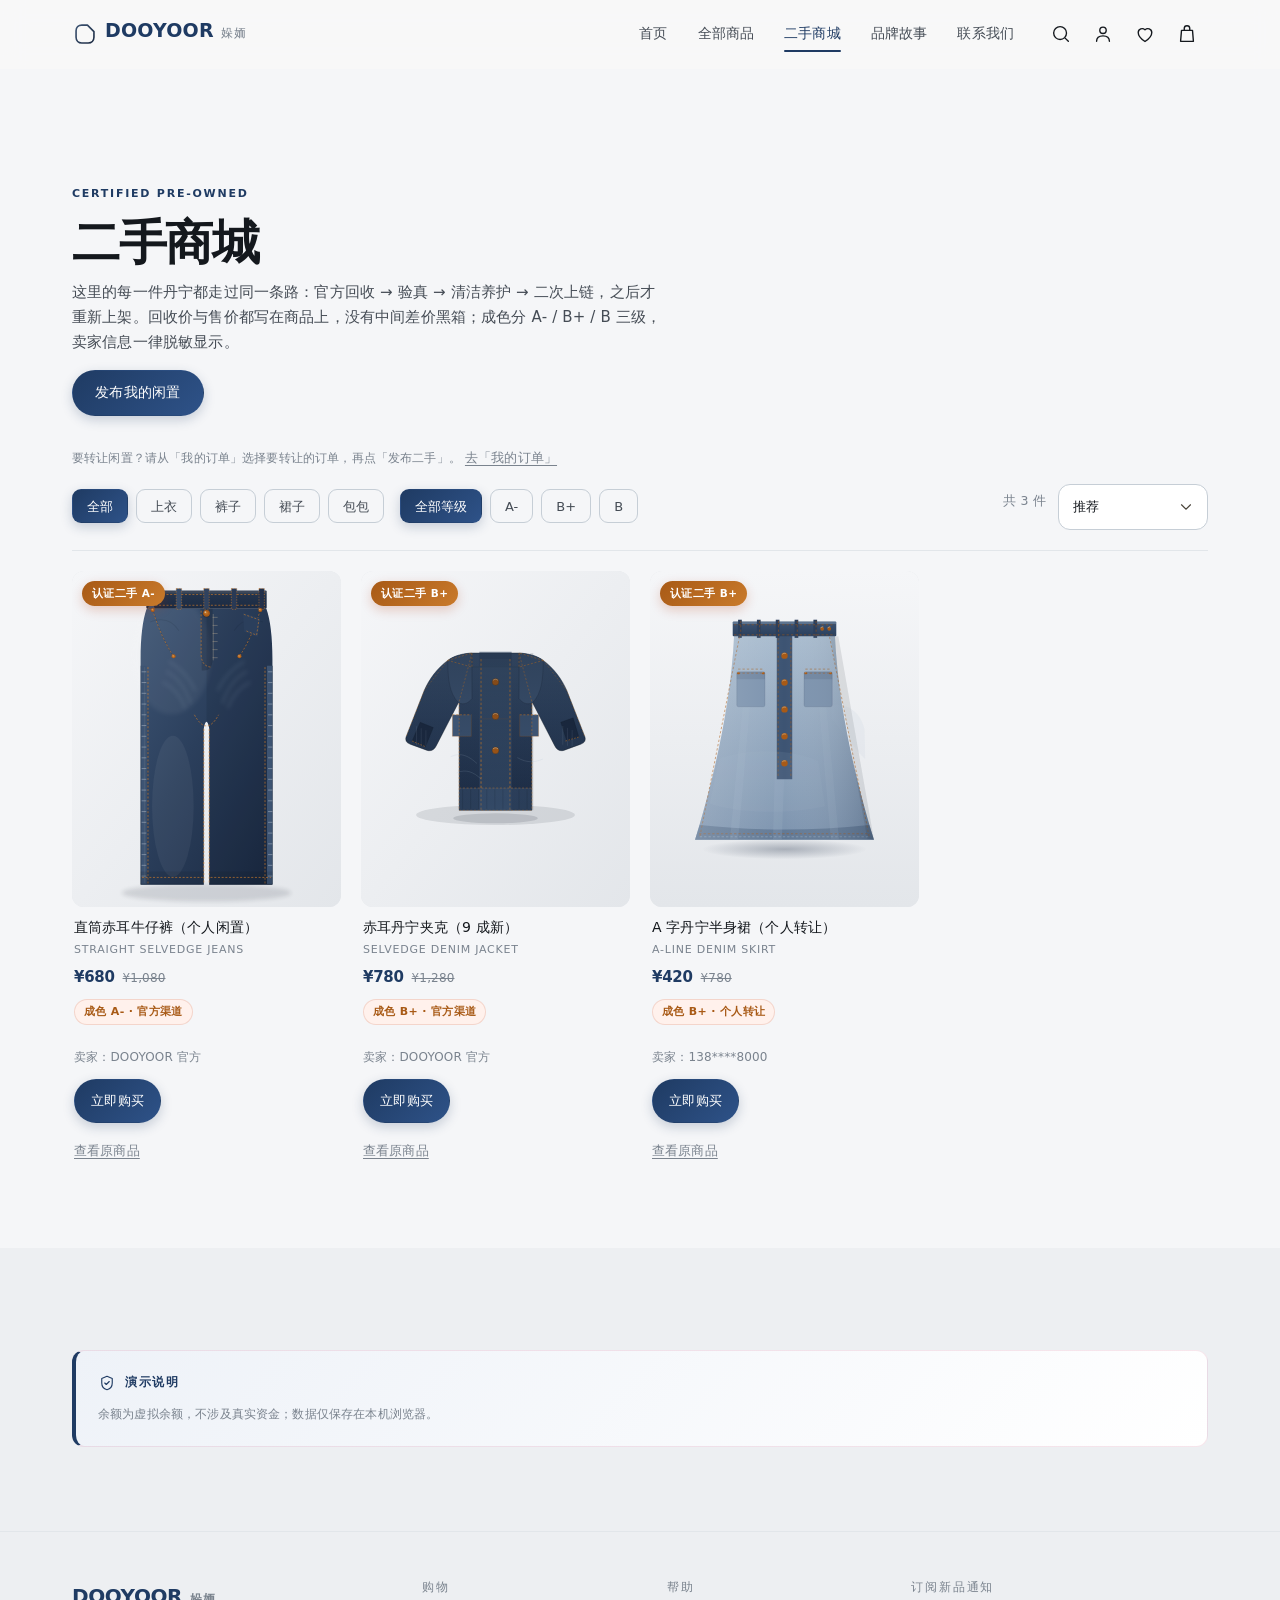
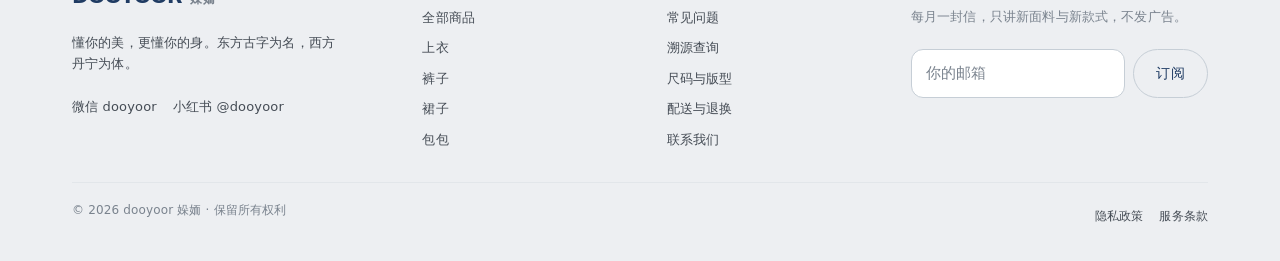
<file: preowned.html>
<!DOCTYPE html>
<html lang="zh-CN">
<head>
  <meta charset="utf-8">
  <meta name="viewport" content="width=device-width, initial-scale=1, viewport-fit=cover">
  <title>认证二手 · 㛊䎟 dooyoor</title>
  <meta name="description" content="㛊䎟 认证二手丹宁：上衣、裤子、裙子、包包四类，官方回收 → 验真 → 清洁养护 → 二次上链，回收价与售价都写在商品上。">
  <meta name="theme-color" content="#F5F6F8">
  <meta property="og:type" content="website">
  <meta property="og:title" content="认证二手 · 㛊䎟 dooyoor">
  <meta property="og:description" content="㛊䎟 认证二手丹宁：上衣、裤子、裙子、包包四类，官方回收 → 验真 → 清洁养护 → 二次上链，回收价与售价都写在商品上。">
  <meta property="og:image" content="assets/hero.svg">
  <link rel="icon" href="assets/logo-mark.svg" type="image/svg+xml">
  <link rel="apple-touch-icon" href="assets/logo-mark.svg">
  <link rel="stylesheet" href="css/style.css">
</head>
<body data-page="preowned">

  <a class="skip-link" href="#main">跳到主要内容</a>

  <header class="site-header" data-header>
    <div class="container header-inner">
      <button class="icon-btn menu-toggle" type="button" aria-label="打开菜单" aria-expanded="false" aria-controls="drawer" data-menu-toggle>
        <svg viewBox="0 0 24 24" width="22" height="22" aria-hidden="true" fill="none" stroke="currentColor" stroke-width="1.5" stroke-linecap="round"><path d="M3 6h18M3 12h18M3 18h18"/></svg>
      </button>

      <a class="brand" href="index.html">
        <img class="brand-mark" src="assets/logo-mark.svg" alt="" width="26" height="26" decoding="async">
        <span class="brand-name">dooyoor</span>
        <span class="brand-cn" aria-hidden="true">㛊䎟</span>
      </a>

      <nav class="nav-primary" aria-label="主导航">
        <a class="nav-link" href="index.html" data-nav="index">首页</a>
        <a class="nav-link" href="shop.html" data-nav="shop">全部商品</a>
        <a class="nav-link" href="preowned.html" data-nav="preowned">二手商城</a>
        <a class="nav-link" href="about.html" data-nav="about">品牌故事</a>
        <a class="nav-link" href="contact.html" data-nav="contact">联系我们</a>
      </nav>

      <div class="header-actions">
        <button class="icon-btn" type="button" aria-label="搜索商品" aria-expanded="false" aria-controls="search" data-search-toggle>
          <svg viewBox="0 0 24 24" width="22" height="22" aria-hidden="true" fill="none" stroke="currentColor" stroke-width="1.5" stroke-linecap="round"><circle cx="11" cy="11" r="7"/><path d="M20 20l-3.5-3.5"/></svg>
        </button>
        <a class="icon-btn" href="account.html" aria-label="我的" data-account-link>
          <svg viewBox="0 0 24 24" width="22" height="22" aria-hidden="true" fill="none" stroke="currentColor" stroke-width="1.5" stroke-linecap="round" stroke-linejoin="round"><circle cx="12" cy="8" r="3.5"/><path d="M5 20c0-3.9 3.1-6 7-6s7 2.1 7 6"/></svg>
        </a>
        <a class="icon-btn fav-link" href="shop.html?fav=1" aria-label="我的收藏">
          <svg viewBox="0 0 24 24" width="22" height="22" aria-hidden="true" fill="none" stroke="currentColor" stroke-width="1.5" stroke-linecap="round" stroke-linejoin="round"><path d="M12 20.2S4.6 15.5 4.6 10.4A4.3 4.3 0 0 1 12 7.5a4.3 4.3 0 0 1 7.4 2.9c0 5.1-7.4 9.8-7.4 9.8Z"/></svg>
          <span class="cart-badge" data-fav-count hidden>0</span>
        </a>
        <a class="icon-btn" href="cart.html" aria-label="购物袋">
          <svg viewBox="0 0 24 24" width="22" height="22" aria-hidden="true" fill="none" stroke="currentColor" stroke-width="1.5" stroke-linecap="round" stroke-linejoin="round"><path d="M6 8h12l1 12H5L6 8Z"/><path d="M9 8V6a3 3 0 0 1 6 0v2"/></svg>
          <span class="cart-badge" data-cart-count hidden>0</span>
        </a>
      </div>
    </div>
  </header>

  <div class="drawer" id="drawer" data-drawer hidden>
    <div class="drawer-backdrop" data-drawer-close></div>
    <aside class="drawer-panel" role="dialog" aria-modal="true" aria-label="站点菜单">
      <div class="drawer-head">
        <span class="drawer-title">dooyoor</span>
        <button class="icon-btn" type="button" aria-label="关闭菜单" data-drawer-close>
          <svg viewBox="0 0 24 24" width="22" height="22" aria-hidden="true" fill="none" stroke="currentColor" stroke-width="1.5" stroke-linecap="round"><path d="M6 6l12 12M18 6L6 18"/></svg>
        </button>
      </div>
      <nav class="drawer-nav" aria-label="移动端导航">
        <a class="drawer-link" href="index.html" data-nav="index">首页</a>
        <a class="drawer-link" href="shop.html" data-nav="shop">全部商品</a>
        <a class="drawer-link" href="preowned.html" data-nav="preowned">二手商城</a>
        <a class="drawer-link" href="verify.html" data-nav="verify">溯源查询</a>
        <a class="drawer-link" href="about.html" data-nav="about">品牌故事</a>
        <a class="drawer-link" href="contact.html" data-nav="contact">联系我们</a>
        <a class="drawer-link" href="cart.html" data-nav="cart">购物袋</a>
        <a class="drawer-link" href="shop.html?fav=1">我的收藏</a>
        <a class="drawer-link" href="account.html">我的账户</a>
      </nav>
      <div class="drawer-foot">
        <p class="drawer-note">全国包邮 · 认证二手 7 天无理由</p>
        <a class="drawer-mail" href="mailto:hello@dooyoor.com">hello@dooyoor.com</a>
      </div>
    </aside>
  </div>

  <div class="search-overlay" id="search" data-search hidden>
    <div class="search-backdrop" data-search-close></div>
    <div class="search-panel" role="dialog" aria-modal="true" aria-label="搜索商品">
      <form class="search-form" action="shop.html" method="get" role="search">
        <label class="u-sr-only" for="siteSearch">搜索商品</label>
        <div class="search-field">
          <input class="input search-input" id="siteSearch" name="q" type="search" placeholder="搜索商品名或品类，如：丹宁" autocomplete="off">
          <button class="search-clear" type="button" aria-label="清空搜索内容" data-search-clear hidden>
            <svg viewBox="0 0 24 24" width="18" height="18" aria-hidden="true" fill="none" stroke="currentColor" stroke-width="1.5" stroke-linecap="round"><path d="M6 6l12 12M18 6L6 18"/></svg>
          </button>
        </div>
        <button class="btn btn--primary" type="submit">搜索</button>
      </form>
      <div class="search-suggest">
        <span class="search-suggest-label">热门搜索</span>
        <a class="filter-chip" href="shop.html?q=丹宁">丹宁</a>
        <a class="filter-chip" href="shop.html?q=牛仔">牛仔裤</a>
        <a class="filter-chip" href="shop.html?q=裙">裙子</a>
        <a class="filter-chip" href="shop.html?cond=used">认证二手</a>
      </div>
      <button class="btn btn--ghost search-close" type="button" data-search-close>关闭</button>
    </div>
  </div>

  <main id="main">

    <section class="section section--tight">
      <div class="container">
        <div class="page-head">
          <p class="eyebrow">Certified Pre-owned</p>
          <h1 class="h1">二手商城</h1>
          <p class="lead">这里的每一件丹宁都走过同一条路：官方回收 → 验真 → 清洁养护 → 二次上链，之后才重新上架。回收价与售价都写在商品上，没有中间差价黑箱；成色分 A- / B+ / B 三级，卖家信息一律脱敏显示。</p>
          <p><a class="btn btn--primary" href="account.html?view=orders">发布我的闲置</a></p>
        </div>

        <p class="chain-note" data-publish-notice hidden></p>

        <div class="shop-toolbar">
          <div class="filter-bar" role="group" aria-label="按分类筛选">
            <button class="filter-chip is-active" type="button" data-filter="all" aria-pressed="true">全部</button>
            <button class="filter-chip" type="button" data-filter="tops" aria-pressed="false">上衣</button>
            <button class="filter-chip" type="button" data-filter="bottoms" aria-pressed="false">裤子</button>
            <button class="filter-chip" type="button" data-filter="skirts" aria-pressed="false">裙子</button>
            <button class="filter-chip" type="button" data-filter="bags" aria-pressed="false">包包</button>
          </div>
          <div class="filter-bar" data-grade-bar role="group" aria-label="按成色等级筛选">
            <button class="filter-chip is-active" type="button" data-grade="all" aria-pressed="true">全部等级</button>
            <button class="filter-chip" type="button" data-grade="A-" aria-pressed="false">A-</button>
            <button class="filter-chip" type="button" data-grade="B+" aria-pressed="false">B+</button>
            <button class="filter-chip" type="button" data-grade="B" aria-pressed="false">B</button>
          </div>
          <div class="toolbar-row">
            <p class="result-count" data-result-count>共 0 件</p>
            <label class="u-sr-only" for="preownedSort">排序方式</label>
            <select class="select sort-select" id="preownedSort" data-sort>
              <option value="featured">推荐</option>
              <option value="price-asc">价格从低到高</option>
              <option value="price-desc">价格从高到低</option>
            </select>
          </div>
        </div>

        <div class="product-grid" data-grid></div>

        <div class="empty-state" data-empty hidden>
          <h2 class="h3">没有找到符合条件的二手</h2>
          <p>换一个分类或成色等级试试，也可以清除筛选看看全部在售的认证二手。</p>
          <button class="btn btn--primary" type="button" data-clear-filter>清除筛选</button>
        </div>
      </div>
    </section>

    <section class="section section--paper2">
      <div class="container">
        <div class="chain-panel">
          <div class="chain-head">
            <svg viewBox="0 0 24 24" width="18" height="18" aria-hidden="true" fill="none" stroke="currentColor" stroke-width="1.5" stroke-linecap="round" stroke-linejoin="round"><path d="M12 3l7 3v6c0 5-3 8-7 9-4-1-7-4-7-9V6l7-3Z"/><path d="M9 12l2 2 4-4"/></svg>
            <span class="chain-title">演示说明</span>
          </div>
          <p class="chain-note">余额为虚拟余额，不涉及真实资金；数据仅保存在本机浏览器。</p>
        </div>
      </div>
    </section>
  </main>

  <footer class="site-footer">
    <div class="container">
      <div class="footer-grid">
        <div class="footer-col footer-brand">
          <p class="footer-logo">dooyoor<span class="footer-cn">㛊䎟</span></p>
          <p class="footer-tagline">懂你的美，更懂你的身。东方古字为名，西方丹宁为体。</p>
          <p class="footer-social">
            <a class="footer-link" href="contact.html">微信 dooyoor</a>
            <a class="footer-link" href="contact.html">小红书 @dooyoor</a>
          </p>
        </div>
        <div class="footer-col">
          <h2 class="footer-title">购物</h2>
          <a class="footer-link" href="shop.html">全部商品</a>
          <a class="footer-link" href="shop.html?c=tops">上衣</a>
          <a class="footer-link" href="shop.html?c=bottoms">裤子</a>
          <a class="footer-link" href="shop.html?c=skirts">裙子</a>
          <a class="footer-link" href="shop.html?c=bags">包包</a>
        </div>
        <div class="footer-col">
          <h2 class="footer-title">帮助</h2>
          <a class="footer-link" href="contact.html#faq">常见问题</a>
          <a class="footer-link" href="verify.html">溯源查询</a>
          <a class="footer-link" href="contact.html#faq">尺码与版型</a>
          <a class="footer-link" href="contact.html#faq">配送与退换</a>
          <a class="footer-link" href="contact.html">联系我们</a>
        </div>
        <div class="footer-col footer-news">
          <h2 class="footer-title">订阅新品通知</h2>
          <p class="footer-note">每月一封信，只讲新面料与新款式，不发广告。</p>
          <form class="news-form" data-news-form novalidate>
            <label class="u-sr-only" for="newsEmail">邮箱地址</label>
            <input class="input" id="newsEmail" name="email" type="email" placeholder="你的邮箱" autocomplete="email" required>
            <button class="btn btn--outline" type="submit">订阅</button>
          </form>
          <p class="form-note" data-news-note></p>
        </div>
      </div>
      <div class="footer-bottom">
        <p>© <span data-year>2025</span> dooyoor 㛊䎟 · 保留所有权利</p>
        <p class="footer-legal"><a class="footer-link" href="#">隐私政策</a><a class="footer-link" href="#">服务条款</a></p>
      </div>
    </div>
  </footer>

  <nav class="bottom-nav" aria-label="底部导航">
    <a class="bottom-nav-item" href="index.html" data-nav="index">
      <svg viewBox="0 0 24 24" width="22" height="22" aria-hidden="true" fill="none" stroke="currentColor" stroke-width="1.5" stroke-linecap="round" stroke-linejoin="round"><path d="M4 11l8-6 8 6"/><path d="M6 10v9h12v-9"/></svg>
      <span class="bottom-nav-label">首页</span>
    </a>
    <a class="bottom-nav-item" href="shop.html" data-nav="shop">
      <svg viewBox="0 0 24 24" width="22" height="22" aria-hidden="true" fill="none" stroke="currentColor" stroke-width="1.5" stroke-linecap="round" stroke-linejoin="round"><path d="M4 6h16l-1.5 13h-13L4 6Z"/><path d="M9 6a3 3 0 0 1 6 0"/></svg>
      <span class="bottom-nav-label">商品</span>
    </a>
    <a class="bottom-nav-item" href="preowned.html" data-nav="preowned">
      <svg viewBox="0 0 24 24" width="22" height="22" aria-hidden="true" fill="none" stroke="currentColor" stroke-width="1.5" stroke-linecap="round" stroke-linejoin="round"><path d="M4 12a8 8 0 0 1 13-6"/><path d="M20 12a8 8 0 0 1-13 6"/><path d="M17 3v3h-3"/><path d="M7 21v-3h3"/></svg>
      <span class="bottom-nav-label">二手</span>
    </a>
    <a class="bottom-nav-item" href="cart.html" data-nav="cart">
      <span class="bottom-nav-icon-wrap">
        <svg viewBox="0 0 24 24" width="22" height="22" aria-hidden="true" fill="none" stroke="currentColor" stroke-width="1.5" stroke-linecap="round" stroke-linejoin="round"><path d="M6 8h12l1 12H5L6 8Z"/><path d="M9 8V6a3 3 0 0 1 6 0v2"/></svg>
        <span class="cart-badge" data-cart-count hidden>0</span>
      </span>
      <span class="bottom-nav-label">购物袋</span>
    </a>
    <a class="bottom-nav-item" href="account.html" data-nav="account">
      <svg viewBox="0 0 24 24" width="22" height="22" aria-hidden="true" fill="none" stroke="currentColor" stroke-width="1.5" stroke-linecap="round" stroke-linejoin="round"><circle cx="12" cy="8" r="3.5"/><path d="M5 20c0-3.9 3.1-6 7-6s7 2.1 7 6"/></svg>
      <span class="bottom-nav-label">我的</span>
    </a>
  </nav>

  <div class="toast" data-toast role="status" aria-live="polite"></div>

  <div class="admin-modal" data-publish-modal role="dialog" aria-modal="true" aria-labelledby="publishModalTitle" hidden>
    <div class="admin-modal-backdrop" data-publish-close></div>
    <div class="admin-modal-panel">
      <div class="admin-modal-head">
        <h2 class="admin-modal-title" id="publishModalTitle">发布二手</h2>
        <button class="icon-btn" type="button" data-publish-close aria-label="关闭发布弹窗">
          <svg viewBox="0 0 24 24" width="22" height="22" aria-hidden="true" fill="none" stroke="currentColor" stroke-width="1.5" stroke-linecap="round"><path d="M6 6l12 12M18 6L6 18"/></svg>
        </button>
      </div>

      <div class="admin-modal-body form">
        <div class="field">
          <span class="field-label">转让商品（由订单带出，不可修改）</span>
          <p class="order-name" data-publish-name></p>
          <p class="admin-row-meta"><span>原价 <span data-publish-origin></span></span></p>
        </div>

        <div class="field">
          <label class="field-label" for="publishPrice">转让价格（元）<span class="req" aria-hidden="true">*</span></label>
          <input class="input" id="publishPrice" name="price" type="number" inputmode="decimal" min="1" step="1" autocomplete="off" required>
        </div>

        <div class="field">
          <label class="field-label" for="publishNote">成色说明<span class="req" aria-hidden="true">*</span></label>
          <textarea class="textarea" id="publishNote" name="note" rows="4" maxlength="200" placeholder="例如：买大了一码，只穿过两次" required></textarea>
        </div>

        <p class="field-error" data-publish-error role="alert"></p>
      </div>

      <div class="admin-modal-foot">
        <button class="btn btn--outline" type="button" data-publish-cancel>取消</button>
        <button class="btn btn--primary" type="button" data-publish-submit>确认发布</button>
      </div>
    </div>
  </div>

  <script src="js/site-config.js"></script>
  <script src="js/cart.js"></script>
  <script src="js/main.js"></script>
  <script src="js/fav.js"></script>
  <script src="js/auth.js"></script>
  <script src="js/wallet.js"></script>
  <script src="js/orders.js"></script>
  <script src="js/preowned.js"></script>
  <script src="js/preowned-page.js"></script>
</body>
</html>
</file>
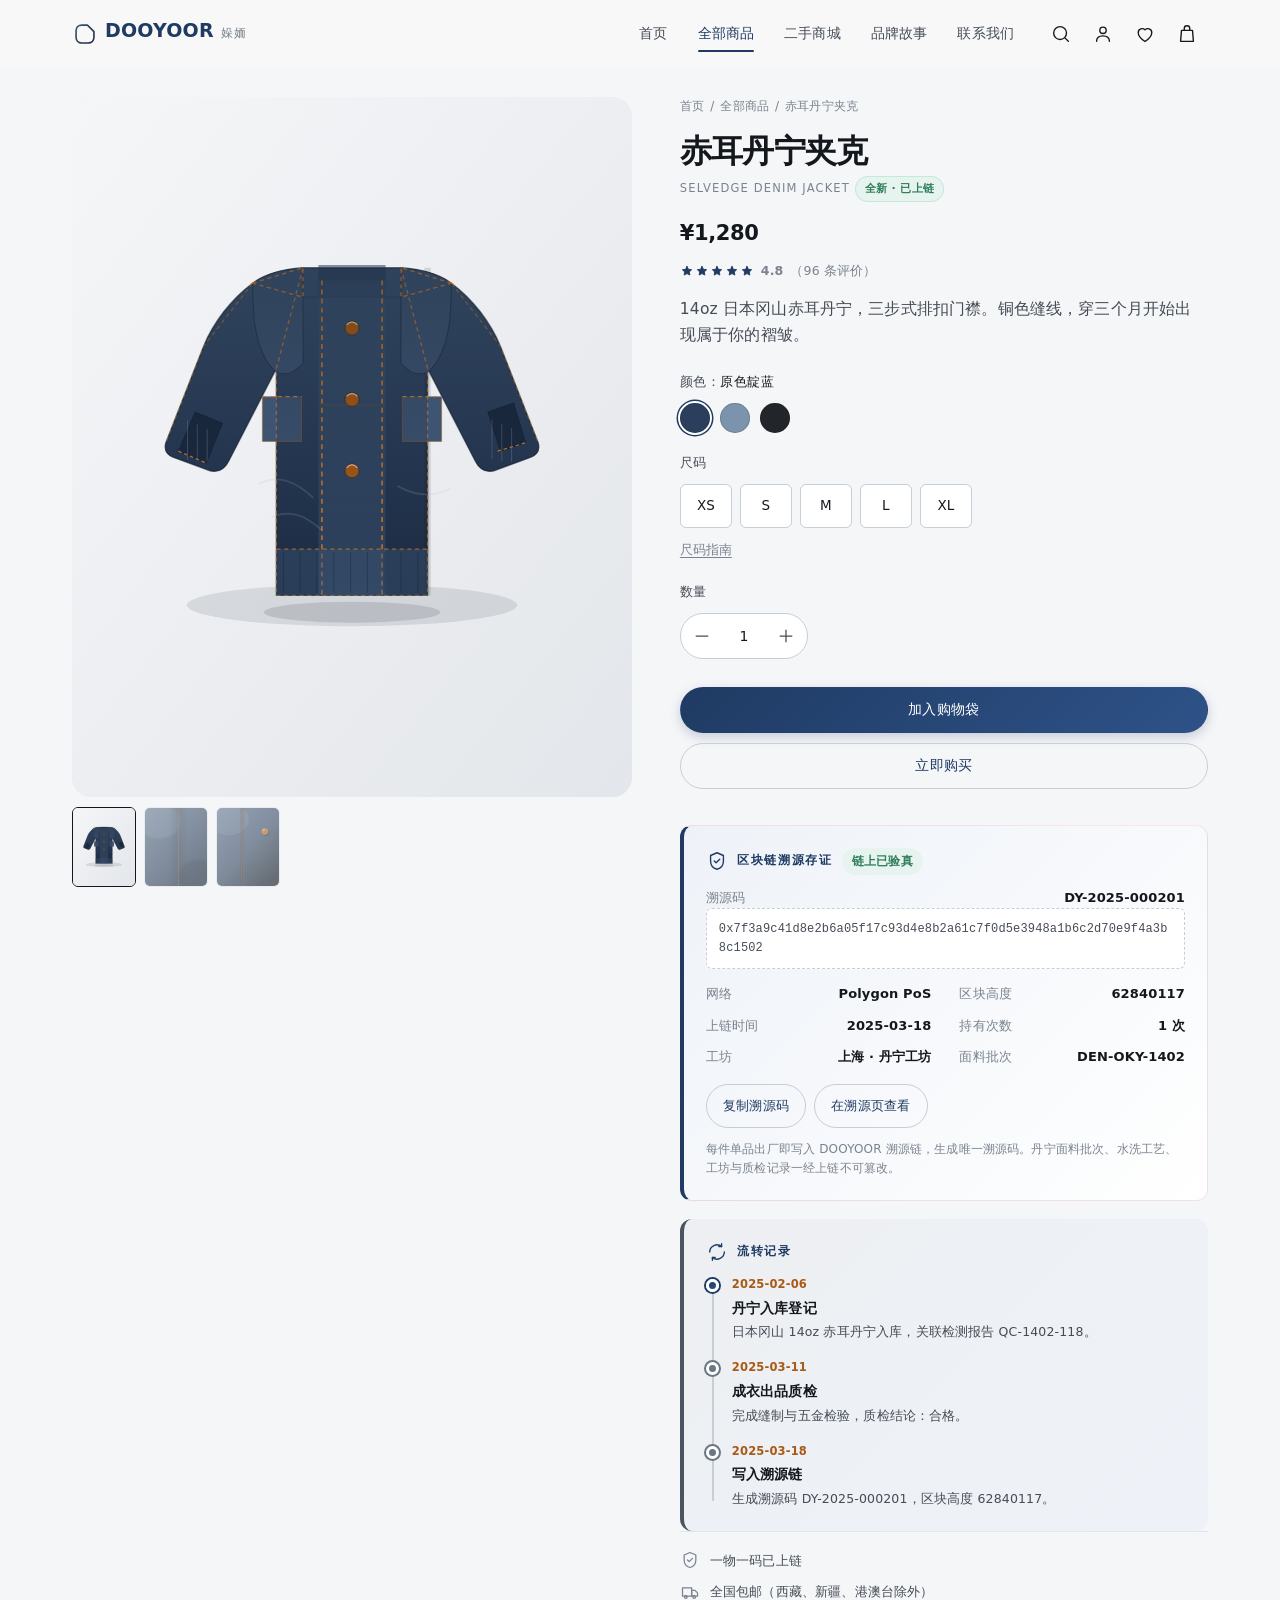
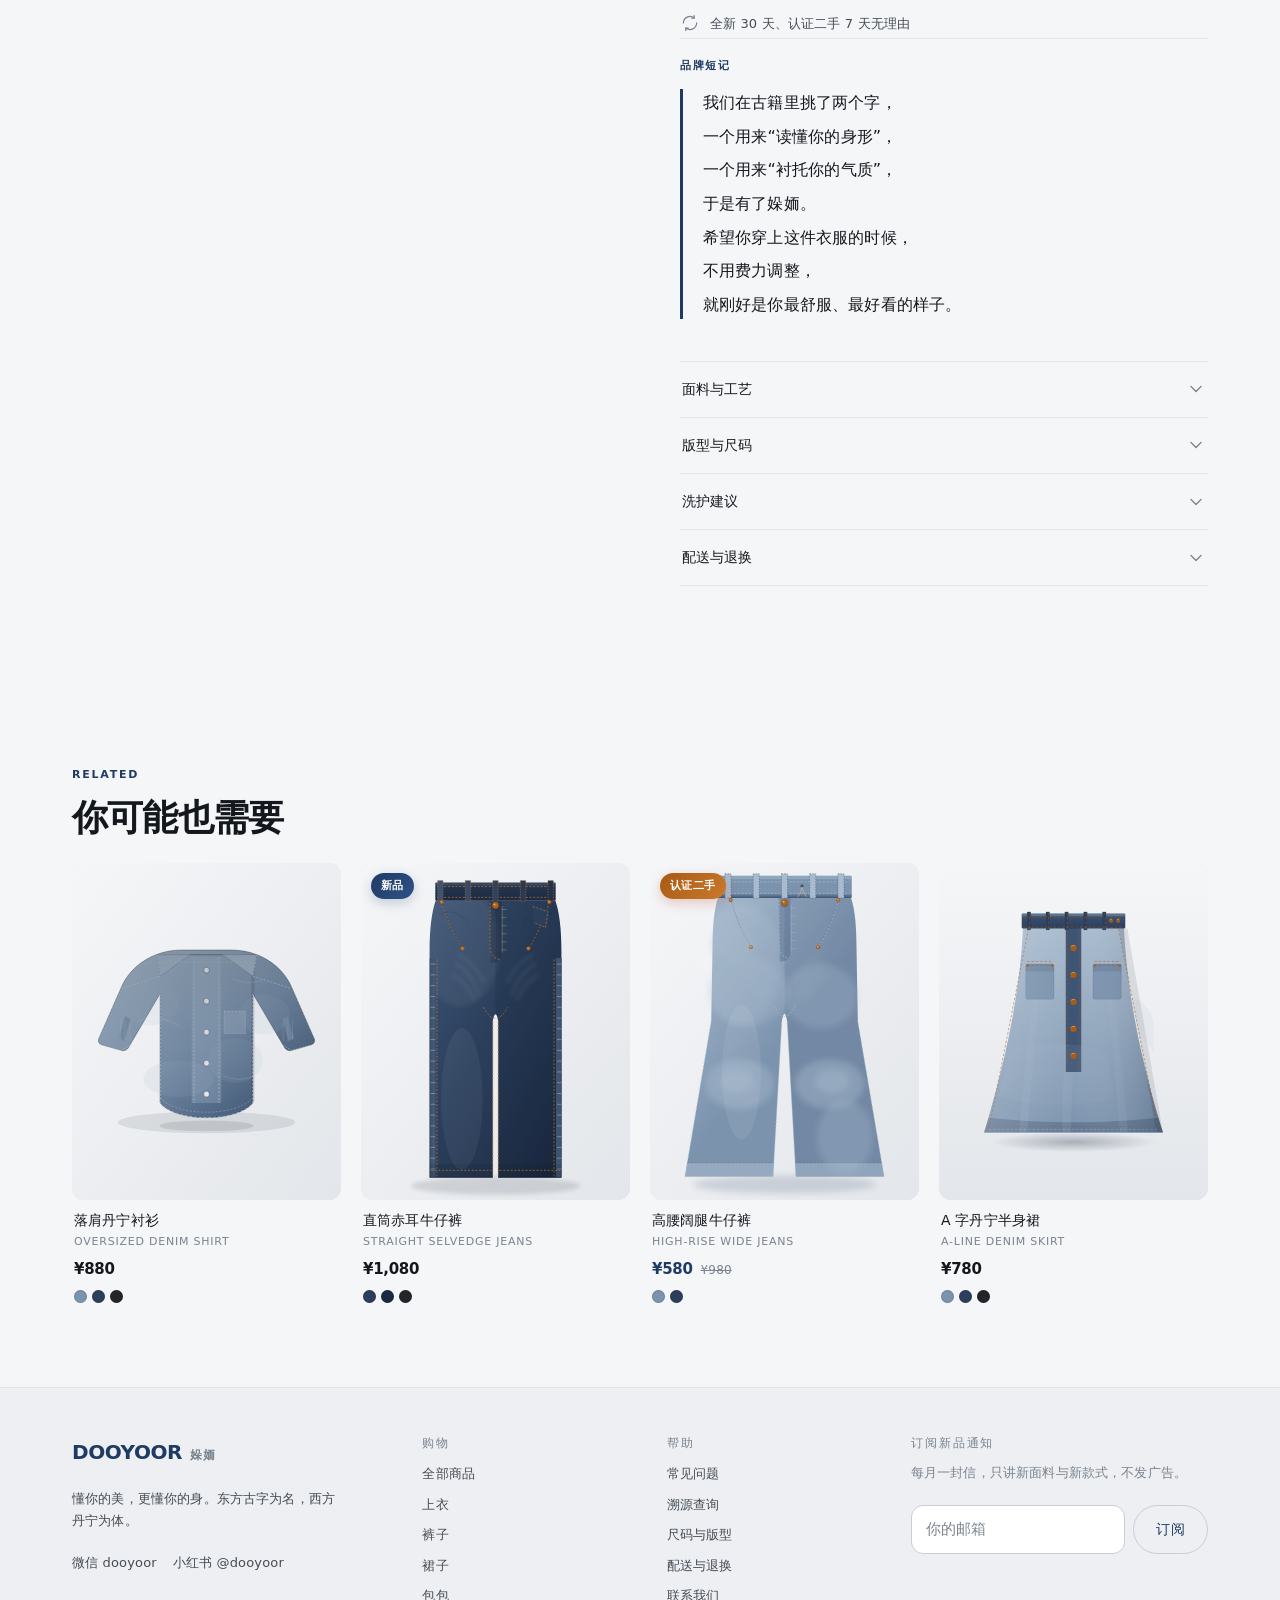
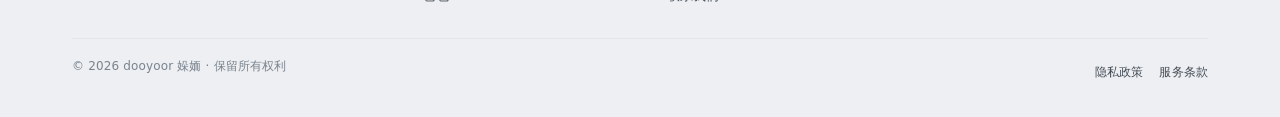
<file: product.html>
<!DOCTYPE html>
<html lang="zh-CN">
<head>
  <meta charset="utf-8">
  <meta name="viewport" content="width=device-width, initial-scale=1, viewport-fit=cover">
  <title>商品详情 · 㛊䎟 dooyoor</title>
  <meta name="description" content="㛊䎟 dooyoor 商品详情：东方古字为名、西方丹宁为体。赤耳丹宁 · 铜色压线 · 一物一码可上链查证——面料与版型说明、按品类（上衣 / 裤子 / 裙子 / 包包）给出的厘米级尺码表与溯源存证，全国包邮（西藏、新疆、港澳台除外），全新 30 天 / 认证二手 7 天无理由退换。">
  <meta name="theme-color" content="#F5F6F8">
  <meta property="og:type" content="website">
  <meta property="og:title" content="商品详情 · 㛊䎟 dooyoor">
  <meta property="og:description" content="㛊䎟 dooyoor 商品详情：东方古字为名、西方丹宁为体。赤耳丹宁 · 铜色压线 · 一物一码可上链查证——面料与版型说明、按品类（上衣 / 裤子 / 裙子 / 包包）给出的厘米级尺码表与溯源存证，全国包邮（西藏、新疆、港澳台除外），全新 30 天 / 认证二手 7 天无理由退换。">
  <meta property="og:image" content="assets/hero.svg">
  <link rel="icon" href="assets/logo-mark.svg" type="image/svg+xml">
  <link rel="apple-touch-icon" href="assets/logo-mark.svg">
  <link rel="stylesheet" href="css/style.css">
</head>
<body data-page="product">

  <a class="skip-link" href="#main">跳到主要内容</a>

  <header class="site-header" data-header>
    <div class="container header-inner">
      <button class="icon-btn menu-toggle" type="button" aria-label="打开菜单" aria-expanded="false" aria-controls="drawer" data-menu-toggle>
        <svg viewBox="0 0 24 24" width="22" height="22" aria-hidden="true" fill="none" stroke="currentColor" stroke-width="1.5" stroke-linecap="round"><path d="M3 6h18M3 12h18M3 18h18"/></svg>
      </button>

      <a class="brand" href="index.html">
        <img class="brand-mark" src="assets/logo-mark.svg" alt="" width="26" height="26" decoding="async">
        <span class="brand-name">dooyoor</span>
        <span class="brand-cn" aria-hidden="true">㛊䎟</span>
      </a>

      <nav class="nav-primary" aria-label="主导航">
        <a class="nav-link" href="index.html" data-nav="index">首页</a>
        <a class="nav-link" href="shop.html" data-nav="shop">全部商品</a>
        <a class="nav-link" href="preowned.html" data-nav="preowned">二手商城</a>
        <a class="nav-link" href="about.html" data-nav="about">品牌故事</a>
        <a class="nav-link" href="contact.html" data-nav="contact">联系我们</a>
      </nav>

      <div class="header-actions">
        <button class="icon-btn" type="button" aria-label="搜索商品" aria-expanded="false" aria-controls="search" data-search-toggle>
          <svg viewBox="0 0 24 24" width="22" height="22" aria-hidden="true" fill="none" stroke="currentColor" stroke-width="1.5" stroke-linecap="round"><circle cx="11" cy="11" r="7"/><path d="M20 20l-3.5-3.5"/></svg>
        </button>
        <a class="icon-btn" href="account.html" aria-label="我的" data-account-link>
          <svg viewBox="0 0 24 24" width="22" height="22" aria-hidden="true" fill="none" stroke="currentColor" stroke-width="1.5" stroke-linecap="round" stroke-linejoin="round"><circle cx="12" cy="8" r="3.5"/><path d="M5 20c0-3.9 3.1-6 7-6s7 2.1 7 6"/></svg>
        </a>
        <a class="icon-btn fav-link" href="shop.html?fav=1" aria-label="我的收藏">
          <svg viewBox="0 0 24 24" width="22" height="22" aria-hidden="true" fill="none" stroke="currentColor" stroke-width="1.5" stroke-linecap="round" stroke-linejoin="round"><path d="M12 20.2S4.6 15.5 4.6 10.4A4.3 4.3 0 0 1 12 7.5a4.3 4.3 0 0 1 7.4 2.9c0 5.1-7.4 9.8-7.4 9.8Z"/></svg>
          <span class="cart-badge" data-fav-count hidden>0</span>
        </a>
        <a class="icon-btn" href="cart.html" aria-label="购物袋">
          <svg viewBox="0 0 24 24" width="22" height="22" aria-hidden="true" fill="none" stroke="currentColor" stroke-width="1.5" stroke-linecap="round" stroke-linejoin="round"><path d="M6 8h12l1 12H5L6 8Z"/><path d="M9 8V6a3 3 0 0 1 6 0v2"/></svg>
          <span class="cart-badge" data-cart-count hidden>0</span>
        </a>
      </div>
    </div>
  </header>

  <div class="drawer" id="drawer" data-drawer hidden>
    <div class="drawer-backdrop" data-drawer-close></div>
    <aside class="drawer-panel" role="dialog" aria-modal="true" aria-label="站点菜单">
      <div class="drawer-head">
        <span class="drawer-title">dooyoor</span>
        <button class="icon-btn" type="button" aria-label="关闭菜单" data-drawer-close>
          <svg viewBox="0 0 24 24" width="22" height="22" aria-hidden="true" fill="none" stroke="currentColor" stroke-width="1.5" stroke-linecap="round"><path d="M6 6l12 12M18 6L6 18"/></svg>
        </button>
      </div>
      <nav class="drawer-nav" aria-label="移动端导航">
        <a class="drawer-link" href="index.html" data-nav="index">首页</a>
        <a class="drawer-link" href="shop.html" data-nav="shop">全部商品</a>
        <a class="drawer-link" href="preowned.html" data-nav="preowned">二手商城</a>
        <a class="drawer-link" href="verify.html" data-nav="verify">溯源查询</a>
        <a class="drawer-link" href="about.html" data-nav="about">品牌故事</a>
        <a class="drawer-link" href="contact.html" data-nav="contact">联系我们</a>
        <a class="drawer-link" href="cart.html" data-nav="cart">购物袋</a>
        <a class="drawer-link" href="shop.html?fav=1">我的收藏</a>
        <a class="drawer-link" href="account.html">我的账户</a>
      </nav>
      <div class="drawer-foot">
        <p class="drawer-note">全国包邮 · 认证二手 7 天无理由</p>
        <a class="drawer-mail" href="mailto:hello@dooyoor.com">hello@dooyoor.com</a>
      </div>
    </aside>
  </div>

  <div class="search-overlay" id="search" data-search hidden>
    <div class="search-backdrop" data-search-close></div>
    <div class="search-panel" role="dialog" aria-modal="true" aria-label="搜索商品">
      <form class="search-form" action="shop.html" method="get" role="search">
        <label class="u-sr-only" for="siteSearch">搜索商品</label>
        <div class="search-field">
          <input class="input search-input" id="siteSearch" name="q" type="search" placeholder="搜索商品名或品类，如：丹宁" autocomplete="off">
          <button class="search-clear" type="button" aria-label="清空搜索内容" data-search-clear hidden>
            <svg viewBox="0 0 24 24" width="18" height="18" aria-hidden="true" fill="none" stroke="currentColor" stroke-width="1.5" stroke-linecap="round"><path d="M6 6l12 12M18 6L6 18"/></svg>
          </button>
        </div>
        <button class="btn btn--primary" type="submit">搜索</button>
      </form>
      <div class="search-suggest">
        <span class="search-suggest-label">热门搜索</span>
        <a class="filter-chip" href="shop.html?q=丹宁">丹宁</a>
        <a class="filter-chip" href="shop.html?q=牛仔">牛仔裤</a>
        <a class="filter-chip" href="shop.html?q=裙">裙子</a>
        <a class="filter-chip" href="shop.html?cond=used">认证二手</a>
      </div>
      <button class="btn btn--ghost search-close" type="button" data-search-close>关闭</button>
    </div>
  </div>

  <main id="main">

    <div class="container">
      <div class="empty-state" data-pdp-empty hidden>
        <h2 class="h3">没有找到这件商品</h2>
        <p>链接可能已经失效，或者这件商品已经下架。可以回到全部商品里再挑一挑。</p>
        <a class="btn btn--primary" href="shop.html">返回全部商品</a>
      </div>
    </div>

    <div class="container">
      <article class="pdp" data-pdp>

        <div class="pdp-gallery">
          <div class="gallery-main">
            <img data-gallery-main src="assets/products/p01.svg" alt="商品主图" decoding="async" width="800" height="1000">
          </div>
          <div class="gallery-thumbs" data-thumbs></div>
        </div>

        <div class="pdp-info">
          <nav class="breadcrumb" aria-label="面包屑导航" data-breadcrumb></nav>
          <h1 class="pdp-title" data-pdp-title></h1>
          <p class="pdp-en"><span data-pdp-en></span> <span class="cond-tag" data-pdp-cond hidden></span></p>
          <p class="pdp-price" data-pdp-price></p>
          <p class="pdp-rating" data-pdp-rating></p>
          <p class="pdp-short" data-pdp-short></p>

          <div class="option-group">
            <span class="option-label" id="colorLabel" data-color-label></span>
            <div class="swatch-list" data-swatches role="group" aria-labelledby="colorLabel"></div>
          </div>

          <div class="option-group">
            <span class="option-label" id="sizeLabel">尺码</span>
            <div class="size-list" data-sizes role="group" aria-labelledby="sizeLabel"></div>
            <button class="link-btn size-guide-btn" type="button" data-size-guide aria-expanded="false" aria-controls="acc-size">尺码指南</button>
          </div>

          <div class="option-group">
            <span class="option-label" id="qtyLabel">数量</span>
            <div class="qty" role="group" aria-labelledby="qtyLabel">
              <button class="qty-btn" type="button" data-qty="dec" aria-label="减少数量">
                <svg viewBox="0 0 24 24" width="20" height="20" aria-hidden="true" fill="none" stroke="currentColor" stroke-width="1.5" stroke-linecap="round" stroke-linejoin="round"><path d="M5 12h14"/></svg>
              </button>
              <input class="qty-input" data-qty-input type="text" inputmode="numeric" value="1" readonly aria-label="数量">
              <button class="qty-btn" type="button" data-qty="inc" aria-label="增加数量">
                <svg viewBox="0 0 24 24" width="20" height="20" aria-hidden="true" fill="none" stroke="currentColor" stroke-width="1.5" stroke-linecap="round" stroke-linejoin="round"><path d="M12 5v14M5 12h14"/></svg>
              </button>
            </div>
          </div>

          <div class="pdp-actions">
            <button class="btn btn--primary btn--block" type="button" data-add-to-cart>加入购物袋</button>
            <button class="btn btn--outline btn--block" type="button" data-buy-now>立即购买</button>
          </div>

          <p class="chain-note" data-pdp-wallet hidden></p>

          <section class="chain-panel" data-chain-panel aria-labelledby="chainTitle">
            <div class="chain-head">
              <svg viewBox="0 0 24 24" width="22" height="22" aria-hidden="true" fill="none" stroke="currentColor" stroke-width="1.5" stroke-linecap="round" stroke-linejoin="round"><path d="M12 3l7 3v6c0 5-3 8-7 9-4-1-7-4-7-9V6l7-3Z"/><path d="M9 12l2 2 4-4"/></svg>
              <span class="chain-title" id="chainTitle">区块链溯源存证</span>
              <span class="badge badge--ok" data-chain-verified hidden>链上已验真</span>
            </div>

            <div class="chain-item">
              <span class="chain-item-label">溯源码</span>
              <span class="chain-item-value" data-chain-code>—</span>
            </div>

            <p class="chain-hash" data-chain-hash>—</p>

            <div class="chain-grid">
              <div class="chain-item">
                <span class="chain-item-label">网络</span>
                <span class="chain-item-value" data-chain-network>—</span>
              </div>
              <div class="chain-item">
                <span class="chain-item-label">区块高度</span>
                <span class="chain-item-value" data-chain-block>—</span>
              </div>
              <div class="chain-item">
                <span class="chain-item-label">上链时间</span>
                <span class="chain-item-value" data-chain-minted>—</span>
              </div>
              <div class="chain-item">
                <span class="chain-item-label">持有次数</span>
                <span class="chain-item-value" data-chain-owners>—</span>
              </div>
              <div class="chain-item">
                <span class="chain-item-label">工坊</span>
                <span class="chain-item-value" data-chain-workshop>—</span>
              </div>
              <div class="chain-item">
                <span class="chain-item-label">面料批次</span>
                <span class="chain-item-value" data-chain-batch>—</span>
              </div>
            </div>

            <div class="chain-actions">
              <button class="btn btn--outline btn--sm" type="button" data-copy-code>复制溯源码</button>
              <a class="btn btn--outline btn--sm" href="verify.html" data-verify-link>在溯源页查看</a>
            </div>

            <p class="chain-note" data-chain-note></p>
          </section>

          <section class="lifecycle" data-lifecycle aria-labelledby="lifecycleTitle">
            <div class="chain-head">
              <svg viewBox="0 0 24 24" width="22" height="22" aria-hidden="true" fill="none" stroke="currentColor" stroke-width="1.5" stroke-linecap="round" stroke-linejoin="round"><path d="M4 12a8 8 0 0 1 13-6"/><path d="M20 12a8 8 0 0 1-13 6"/><path d="M17 3v3h-3"/><path d="M7 21v-3h3"/></svg>
              <span class="chain-title" id="lifecycleTitle">流转记录</span>
              <span class="badge badge--warn" data-lifecycle-badge hidden>认证二手 · 已二次上链</span>
            </div>
            <div class="lifecycle-list" data-lifecycle-list></div>
          </section>

          <ul class="pdp-promise">
            <li>
              <svg viewBox="0 0 24 24" width="20" height="20" aria-hidden="true" fill="none" stroke="currentColor" stroke-width="1.5" stroke-linecap="round" stroke-linejoin="round"><path d="M12 3l7 3v6c0 5-3 8-7 9-4-1-7-4-7-9V6l7-3Z"/><path d="M9 12l2 2 4-4"/></svg>
              <span>一物一码已上链</span>
            </li>
            <li>
              <svg viewBox="0 0 24 24" width="20" height="20" aria-hidden="true" fill="none" stroke="currentColor" stroke-width="1.5" stroke-linecap="round" stroke-linejoin="round"><path d="M3 7h11v10H3z"/><path d="M14 10h4l3 3v4h-7z"/><circle cx="7" cy="18" r="1.6"/><circle cx="17" cy="18" r="1.6"/></svg>
              <span>全国包邮（西藏、新疆、港澳台除外）</span>
            </li>
            <li>
              <svg viewBox="0 0 24 24" width="20" height="20" aria-hidden="true" fill="none" stroke="currentColor" stroke-width="1.5" stroke-linecap="round" stroke-linejoin="round"><path d="M4 12a8 8 0 0 1 13-6"/><path d="M20 12a8 8 0 0 1-13 6"/><path d="M17 3v3h-3"/><path d="M7 21v-3h3"/></svg>
              <span>全新 30 天、认证二手 7 天无理由</span>
            </li>
          </ul>

          <section class="pdp-short-story" data-short-story aria-labelledby="shortStoryTitle">
            <p class="eyebrow" id="shortStoryTitle">品牌短记</p>
            <div class="quote" data-short-story-body>
              <p>我们在古籍里挑了两个字，</p>
              <p>一个用来"读懂你的身形"，</p>
              <p>一个用来"衬托你的气质"，</p>
              <p>于是有了㛊䎟。</p>
              <p>希望你穿上这件衣服的时候，</p>
              <p>不用费力调整，</p>
              <p>就刚好是你最舒服、最好看的样子。</p>
            </div>
          </section>

          <div class="accordion" data-accordion>
            <div class="accordion-item">
              <button class="accordion-head" type="button" aria-expanded="false" aria-controls="acc-fabric" data-accordion-head>
                <span>面料与工艺</span>
                <svg viewBox="0 0 24 24" width="20" height="20" aria-hidden="true" fill="none" stroke="currentColor" stroke-width="1.5" stroke-linecap="round" stroke-linejoin="round"><path d="M6 9l6 6 6-6"/></svg>
              </button>
              <div class="accordion-body" id="acc-fabric" data-accordion-body hidden data-body="fabric"></div>
            </div>
            <div class="accordion-item">
              <button class="accordion-head" type="button" aria-expanded="false" aria-controls="acc-size" data-accordion-head>
                <span>版型与尺码</span>
                <svg viewBox="0 0 24 24" width="20" height="20" aria-hidden="true" fill="none" stroke="currentColor" stroke-width="1.5" stroke-linecap="round" stroke-linejoin="round"><path d="M6 9l6 6 6-6"/></svg>
              </button>
              <div class="accordion-body" id="acc-size" data-accordion-body hidden data-body="size"></div>
            </div>
            <div class="accordion-item">
              <button class="accordion-head" type="button" aria-expanded="false" aria-controls="acc-care" data-accordion-head>
                <span>洗护建议</span>
                <svg viewBox="0 0 24 24" width="20" height="20" aria-hidden="true" fill="none" stroke="currentColor" stroke-width="1.5" stroke-linecap="round" stroke-linejoin="round"><path d="M6 9l6 6 6-6"/></svg>
              </button>
              <div class="accordion-body" id="acc-care" data-accordion-body hidden data-body="care"></div>
            </div>
            <div class="accordion-item">
              <button class="accordion-head" type="button" aria-expanded="false" aria-controls="acc-ship" data-accordion-head>
                <span>配送与退换</span>
                <svg viewBox="0 0 24 24" width="20" height="20" aria-hidden="true" fill="none" stroke="currentColor" stroke-width="1.5" stroke-linecap="round" stroke-linejoin="round"><path d="M6 9l6 6 6-6"/></svg>
              </button>
              <div class="accordion-body" id="acc-ship" data-accordion-body hidden data-body="ship"></div>
            </div>
          </div>
        </div>

      </article>
    </div>

    <div class="container">
      <section class="section related" data-related-section>
        <div class="section-head">
          <span class="eyebrow">Related</span>
          <h2 class="h2">你可能也需要</h2>
        </div>
        <div class="product-grid" data-related></div>
      </section>
    </div>

    <!-- 尺码表按品类切换。js/product.js 依据商品的 category 选择对应模板，
         并只保留该商品在售的尺码行；没有对应模板的品类（bags 包包）
         不显示表格，改在「版型与尺码」里显示商品 fit 字段作为尺寸说明。 -->
    <div class="container">
      <template data-size-table="tops">
        <table class="size-table">
          <caption>上衣平铺测量，单位 cm，误差 ±1cm；胸围为整圈尺寸，肩宽为肩点间距。</caption>
          <thead>
            <tr>
              <th scope="col">尺码</th>
              <th scope="col">衣长</th>
              <th scope="col">胸围</th>
              <th scope="col">肩宽</th>
              <th scope="col">袖长</th>
            </tr>
          </thead>
          <tbody>
            <tr><th scope="row" data-size="XS">XS</th><td>62</td><td>100</td><td>44</td><td>58</td></tr>
            <tr><th scope="row" data-size="S">S</th><td>64</td><td>104</td><td>45</td><td>59</td></tr>
            <tr><th scope="row" data-size="M">M</th><td>66</td><td>108</td><td>47</td><td>60</td></tr>
            <tr><th scope="row" data-size="L">L</th><td>68</td><td>112</td><td>49</td><td>61</td></tr>
            <tr><th scope="row" data-size="XL">XL</th><td>70</td><td>116</td><td>50</td><td>62</td></tr>
          </tbody>
        </table>
      </template>

      <template data-size-table="bottoms">
        <table class="size-table">
          <caption>裤子平铺测量，单位 cm，误差 ±1cm；原色丹宁无弹力，前两次穿着略紧属正常。</caption>
          <thead>
            <tr>
              <th scope="col">尺码</th>
              <th scope="col">腰围</th>
              <th scope="col">臀围</th>
              <th scope="col">裤长</th>
              <th scope="col">裤脚</th>
            </tr>
          </thead>
          <tbody>
            <tr><th scope="row" data-size="XS">XS</th><td>66</td><td>92</td><td>98</td><td>36</td></tr>
            <tr><th scope="row" data-size="S">S</th><td>71</td><td>97</td><td>100</td><td>37</td></tr>
            <tr><th scope="row" data-size="M">M</th><td>76</td><td>102</td><td>102</td><td>38</td></tr>
            <tr><th scope="row" data-size="L">L</th><td>81</td><td>107</td><td>104</td><td>39</td></tr>
            <tr><th scope="row" data-size="XL">XL</th><td>86</td><td>112</td><td>106</td><td>40</td></tr>
          </tbody>
        </table>
      </template>

      <template data-size-table="skirts">
        <table class="size-table">
          <caption>裙子平铺测量，单位 cm，误差 ±1cm；腰头带调节扣或松紧，±2cm 内可微调。</caption>
          <thead>
            <tr>
              <th scope="col">尺码</th>
              <th scope="col">腰围</th>
              <th scope="col">臀围</th>
              <th scope="col">裙长</th>
              <th scope="col">裙摆</th>
            </tr>
          </thead>
          <tbody>
            <tr><th scope="row" data-size="XS">XS</th><td>64</td><td>90</td><td>46</td><td>96</td></tr>
            <tr><th scope="row" data-size="S">S</th><td>69</td><td>95</td><td>47</td><td>101</td></tr>
            <tr><th scope="row" data-size="M">M</th><td>74</td><td>100</td><td>48</td><td>106</td></tr>
            <tr><th scope="row" data-size="L">L</th><td>79</td><td>105</td><td>49</td><td>111</td></tr>
            <tr><th scope="row" data-size="XL">XL</th><td>84</td><td>110</td><td>50</td><td>116</td></tr>
          </tbody>
        </table>
      </template>
    </div>

  </main>

  <footer class="site-footer">
    <div class="container">
      <div class="footer-grid">
        <div class="footer-col footer-brand">
          <p class="footer-logo">dooyoor<span class="footer-cn">㛊䎟</span></p>
          <p class="footer-tagline">懂你的美，更懂你的身。东方古字为名，西方丹宁为体。</p>
          <p class="footer-social">
            <a class="footer-link" href="contact.html">微信 dooyoor</a>
            <a class="footer-link" href="contact.html">小红书 @dooyoor</a>
          </p>
        </div>
        <div class="footer-col">
          <h2 class="footer-title">购物</h2>
          <a class="footer-link" href="shop.html">全部商品</a>
          <a class="footer-link" href="shop.html?c=tops">上衣</a>
          <a class="footer-link" href="shop.html?c=bottoms">裤子</a>
          <a class="footer-link" href="shop.html?c=skirts">裙子</a>
          <a class="footer-link" href="shop.html?c=bags">包包</a>
        </div>
        <div class="footer-col">
          <h2 class="footer-title">帮助</h2>
          <a class="footer-link" href="contact.html#faq">常见问题</a>
          <a class="footer-link" href="verify.html">溯源查询</a>
          <a class="footer-link" href="contact.html#faq">尺码与版型</a>
          <a class="footer-link" href="contact.html#faq">配送与退换</a>
          <a class="footer-link" href="contact.html">联系我们</a>
        </div>
        <div class="footer-col footer-news">
          <h2 class="footer-title">订阅新品通知</h2>
          <p class="footer-note">每月一封信，只讲新面料与新款式，不发广告。</p>
          <form class="news-form" data-news-form novalidate>
            <label class="u-sr-only" for="newsEmail">邮箱地址</label>
            <input class="input" id="newsEmail" name="email" type="email" placeholder="你的邮箱" autocomplete="email" required>
            <button class="btn btn--outline" type="submit">订阅</button>
          </form>
          <p class="form-note" data-news-note></p>
        </div>
      </div>
      <div class="footer-bottom">
        <p>© <span data-year>2025</span> dooyoor 㛊䎟 · 保留所有权利</p>
        <p class="footer-legal"><a class="footer-link" href="#">隐私政策</a><a class="footer-link" href="#">服务条款</a></p>
      </div>
    </div>
  </footer>

  <nav class="bottom-nav" aria-label="底部导航">
    <a class="bottom-nav-item" href="index.html" data-nav="index">
      <svg viewBox="0 0 24 24" width="22" height="22" aria-hidden="true" fill="none" stroke="currentColor" stroke-width="1.5" stroke-linecap="round" stroke-linejoin="round"><path d="M4 11l8-6 8 6"/><path d="M6 10v9h12v-9"/></svg>
      <span class="bottom-nav-label">首页</span>
    </a>
    <a class="bottom-nav-item" href="shop.html" data-nav="shop">
      <svg viewBox="0 0 24 24" width="22" height="22" aria-hidden="true" fill="none" stroke="currentColor" stroke-width="1.5" stroke-linecap="round" stroke-linejoin="round"><path d="M4 6h16l-1.5 13h-13L4 6Z"/><path d="M9 6a3 3 0 0 1 6 0"/></svg>
      <span class="bottom-nav-label">商品</span>
    </a>
    <a class="bottom-nav-item" href="preowned.html" data-nav="preowned">
      <svg viewBox="0 0 24 24" width="22" height="22" aria-hidden="true" fill="none" stroke="currentColor" stroke-width="1.5" stroke-linecap="round" stroke-linejoin="round"><path d="M4 12a8 8 0 0 1 13-6"/><path d="M20 12a8 8 0 0 1-13 6"/><path d="M17 3v3h-3"/><path d="M7 21v-3h3"/></svg>
      <span class="bottom-nav-label">二手</span>
    </a>
    <a class="bottom-nav-item" href="cart.html" data-nav="cart">
      <span class="bottom-nav-icon-wrap">
        <svg viewBox="0 0 24 24" width="22" height="22" aria-hidden="true" fill="none" stroke="currentColor" stroke-width="1.5" stroke-linecap="round" stroke-linejoin="round"><path d="M6 8h12l1 12H5L6 8Z"/><path d="M9 8V6a3 3 0 0 1 6 0v2"/></svg>
        <span class="cart-badge" data-cart-count hidden>0</span>
      </span>
      <span class="bottom-nav-label">购物袋</span>
    </a>
    <a class="bottom-nav-item" href="account.html" data-nav="account">
      <svg viewBox="0 0 24 24" width="22" height="22" aria-hidden="true" fill="none" stroke="currentColor" stroke-width="1.5" stroke-linecap="round" stroke-linejoin="round"><circle cx="12" cy="8" r="3.5"/><path d="M5 20c0-3.9 3.1-6 7-6s7 2.1 7 6"/></svg>
      <span class="bottom-nav-label">我的</span>
    </a>
  </nav>

  <div class="toast" data-toast role="status" aria-live="polite"></div>

  <script src="js/site-config.js"></script>
  <script src="js/cart.js"></script>
  <script src="js/main.js"></script>
  <script src="js/fav.js"></script>
  <script src="js/auth.js"></script>
  <script src="js/wallet.js"></script>
  <script src="js/orders.js"></script>
  <script src="js/preowned.js"></script>
  <script src="js/product.js"></script>
</body>
</html>
</file>
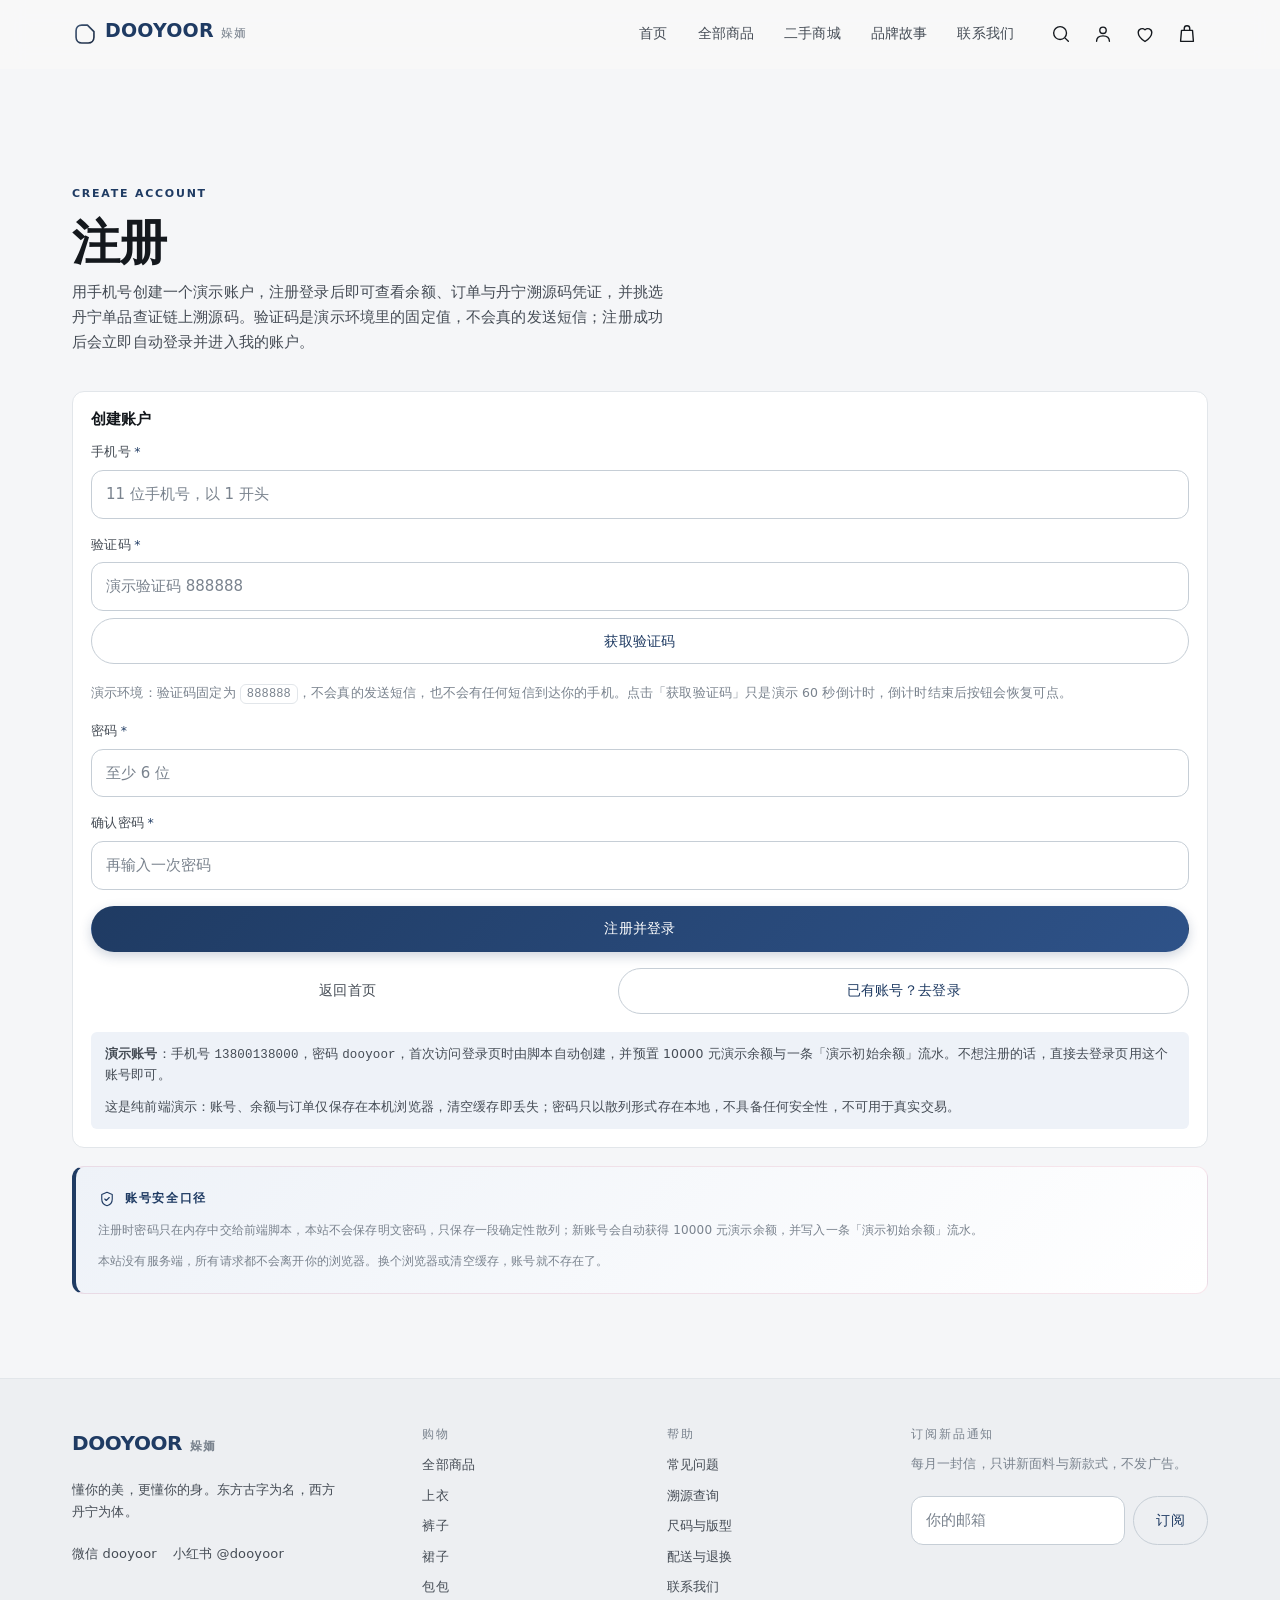
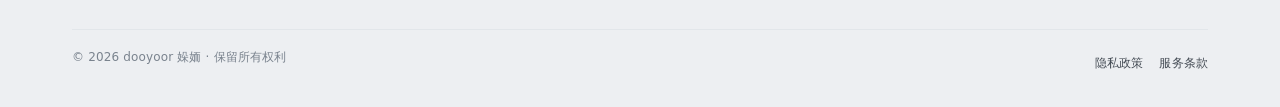
<file: register.html>
<!DOCTYPE html>
<html lang="zh-CN">
<head>
  <meta charset="utf-8">
  <meta name="viewport" content="width=device-width, initial-scale=1, viewport-fit=cover">
  <title>注册 · 㛊䎟 dooyoor</title>
  <meta name="description" content="用手机号注册 㛊䎟 dooyoor 演示账户：东方古字为名、西方丹宁为体，注册登录后即可查看余额、订单与丹宁溯源码凭证。验证码为演示环境固定值 888888，不会真的发送短信；注册成功即自动登录并进入我的账户。">
  <meta name="theme-color" content="#F5F6F8">
  <meta property="og:type" content="website">
  <meta property="og:title" content="注册 · 㛊䎟 dooyoor">
  <meta property="og:description" content="东方古字为名、西方丹宁为体。用手机号注册 㛊䎟 dooyoor 演示账户，验证码为演示环境固定值 888888。">
  <meta property="og:image" content="assets/hero.svg">
  <link rel="icon" href="assets/logo-mark.svg" type="image/svg+xml">
  <link rel="apple-touch-icon" href="assets/logo-mark.svg">
  <link rel="stylesheet" href="css/style.css">
</head>
<body data-page="register">

  <a class="skip-link" href="#main">跳到主要内容</a>

  <header class="site-header" data-header>
    <div class="container header-inner">
      <button class="icon-btn menu-toggle" type="button" aria-label="打开菜单" aria-expanded="false" aria-controls="drawer" data-menu-toggle>
        <svg viewBox="0 0 24 24" width="22" height="22" aria-hidden="true" fill="none" stroke="currentColor" stroke-width="1.5" stroke-linecap="round"><path d="M3 6h18M3 12h18M3 18h18"/></svg>
      </button>

      <a class="brand" href="index.html">
        <img class="brand-mark" src="assets/logo-mark.svg" alt="" width="26" height="26" decoding="async">
        <span class="brand-name">dooyoor</span>
        <span class="brand-cn" aria-hidden="true">㛊䎟</span>
      </a>

      <nav class="nav-primary" aria-label="主导航">
        <a class="nav-link" href="index.html" data-nav="index">首页</a>
        <a class="nav-link" href="shop.html" data-nav="shop">全部商品</a>
        <a class="nav-link" href="preowned.html" data-nav="preowned">二手商城</a>
        <a class="nav-link" href="about.html" data-nav="about">品牌故事</a>
        <a class="nav-link" href="contact.html" data-nav="contact">联系我们</a>
      </nav>

      <div class="header-actions">
        <button class="icon-btn" type="button" aria-label="搜索商品" aria-expanded="false" aria-controls="search" data-search-toggle>
          <svg viewBox="0 0 24 24" width="22" height="22" aria-hidden="true" fill="none" stroke="currentColor" stroke-width="1.5" stroke-linecap="round"><circle cx="11" cy="11" r="7"/><path d="M20 20l-3.5-3.5"/></svg>
        </button>
        <a class="icon-btn" href="account.html" aria-label="我的" data-account-link>
          <svg viewBox="0 0 24 24" width="22" height="22" aria-hidden="true" fill="none" stroke="currentColor" stroke-width="1.5" stroke-linecap="round" stroke-linejoin="round"><circle cx="12" cy="8" r="3.5"/><path d="M5 20c0-3.9 3.1-6 7-6s7 2.1 7 6"/></svg>
        </a>
        <a class="icon-btn fav-link" href="shop.html?fav=1" aria-label="我的收藏">
          <svg viewBox="0 0 24 24" width="22" height="22" aria-hidden="true" fill="none" stroke="currentColor" stroke-width="1.5" stroke-linecap="round" stroke-linejoin="round"><path d="M12 20.2S4.6 15.5 4.6 10.4A4.3 4.3 0 0 1 12 7.5a4.3 4.3 0 0 1 7.4 2.9c0 5.1-7.4 9.8-7.4 9.8Z"/></svg>
          <span class="cart-badge" data-fav-count hidden>0</span>
        </a>
        <a class="icon-btn" href="cart.html" aria-label="购物袋">
          <svg viewBox="0 0 24 24" width="22" height="22" aria-hidden="true" fill="none" stroke="currentColor" stroke-width="1.5" stroke-linecap="round" stroke-linejoin="round"><path d="M6 8h12l1 12H5L6 8Z"/><path d="M9 8V6a3 3 0 0 1 6 0v2"/></svg>
          <span class="cart-badge" data-cart-count hidden>0</span>
        </a>
      </div>
    </div>
  </header>

  <div class="drawer" id="drawer" data-drawer hidden>
    <div class="drawer-backdrop" data-drawer-close></div>
    <aside class="drawer-panel" role="dialog" aria-modal="true" aria-label="站点菜单">
      <div class="drawer-head">
        <span class="drawer-title">dooyoor</span>
        <button class="icon-btn" type="button" aria-label="关闭菜单" data-drawer-close>
          <svg viewBox="0 0 24 24" width="22" height="22" aria-hidden="true" fill="none" stroke="currentColor" stroke-width="1.5" stroke-linecap="round"><path d="M6 6l12 12M18 6L6 18"/></svg>
        </button>
      </div>
      <nav class="drawer-nav" aria-label="移动端导航">
        <a class="drawer-link" href="index.html" data-nav="index">首页</a>
        <a class="drawer-link" href="shop.html" data-nav="shop">全部商品</a>
        <a class="drawer-link" href="preowned.html" data-nav="preowned">二手商城</a>
        <a class="drawer-link" href="verify.html" data-nav="verify">溯源查询</a>
        <a class="drawer-link" href="about.html" data-nav="about">品牌故事</a>
        <a class="drawer-link" href="contact.html" data-nav="contact">联系我们</a>
        <a class="drawer-link" href="cart.html" data-nav="cart">购物袋</a>
        <a class="drawer-link" href="shop.html?fav=1">我的收藏</a>
        <a class="drawer-link" href="account.html">我的账户</a>
      </nav>
      <div class="drawer-foot">
        <p class="drawer-note">全国包邮 · 认证二手 7 天无理由</p>
        <a class="drawer-mail" href="mailto:hello@dooyoor.com">hello@dooyoor.com</a>
      </div>
    </aside>
  </div>

  <div class="search-overlay" id="search" data-search hidden>
    <div class="search-backdrop" data-search-close></div>
    <div class="search-panel" role="dialog" aria-modal="true" aria-label="搜索商品">
      <form class="search-form" action="shop.html" method="get" role="search">
        <label class="u-sr-only" for="siteSearch">搜索商品</label>
        <div class="search-field">
          <input class="input search-input" id="siteSearch" name="q" type="search" placeholder="搜索商品名或品类，如：丹宁" autocomplete="off">
          <button class="search-clear" type="button" aria-label="清空搜索内容" data-search-clear hidden>
            <svg viewBox="0 0 24 24" width="18" height="18" aria-hidden="true" fill="none" stroke="currentColor" stroke-width="1.5" stroke-linecap="round"><path d="M6 6l12 12M18 6L6 18"/></svg>
          </button>
        </div>
        <button class="btn btn--primary" type="submit">搜索</button>
      </form>
      <div class="search-suggest">
        <span class="search-suggest-label">热门搜索</span>
        <a class="filter-chip" href="shop.html?q=丹宁">丹宁</a>
        <a class="filter-chip" href="shop.html?q=牛仔">牛仔裤</a>
        <a class="filter-chip" href="shop.html?q=裙">裙子</a>
        <a class="filter-chip" href="shop.html?cond=used">认证二手</a>
      </div>
      <button class="btn btn--ghost search-close" type="button" data-search-close>关闭</button>
    </div>
  </div>

  <main id="main">

    <section class="section section--tight">
      <div class="container">
        <div class="page-head">
          <p class="eyebrow">Create account</p>
          <h1 class="h1">注册</h1>
          <p class="lead">用手机号创建一个演示账户，注册登录后即可查看余额、订单与丹宁溯源码凭证，并挑选丹宁单品查证链上溯源码。验证码是演示环境里的固定值，不会真的发送短信；注册成功后会立即自动登录并进入我的账户。</p>
        </div>

        <div class="admin-card">
          <h2 class="admin-card-title">创建账户</h2>

          <form class="form" data-auth-form="register" novalidate>
            <div class="field">
              <label class="field-label" for="regPhone">手机号<span class="req">*</span></label>
              <input class="input" id="regPhone" name="phone" type="tel" inputmode="numeric" maxlength="11" autocomplete="tel" placeholder="11 位手机号，以 1 开头" aria-describedby="regPhoneError">
              <p class="field-error" id="regPhoneError"></p>
            </div>

            <div class="field">
              <label class="field-label" for="regCode">验证码<span class="req">*</span></label>
              <input class="input" id="regCode" name="code" type="text" inputmode="numeric" maxlength="6" autocomplete="off" placeholder="演示验证码 888888" aria-describedby="regCodeHint regCodeError">
              <button class="btn btn--outline btn--block" type="button" data-code-btn>获取验证码</button>
              <p class="field-error" id="regCodeError"></p>
              <p class="verify-hint" id="regCodeHint">演示环境：验证码固定为 <code>888888</code>，不会真的发送短信，也不会有任何短信到达你的手机。点击「获取验证码」只是演示 60 秒倒计时，倒计时结束后按钮会恢复可点。</p>
            </div>

            <div class="field">
              <label class="field-label" for="regPassword">密码<span class="req">*</span></label>
              <input class="input" id="regPassword" name="password" type="password" autocomplete="new-password" placeholder="至少 6 位" aria-describedby="regPasswordError">
              <p class="field-error" id="regPasswordError"></p>
            </div>

            <div class="field">
              <label class="field-label" for="regConfirm">确认密码<span class="req">*</span></label>
              <input class="input" id="regConfirm" name="confirm" type="password" autocomplete="new-password" placeholder="再输入一次密码" aria-describedby="regConfirmError">
              <p class="field-error" id="regConfirmError"></p>
            </div>

            <p class="field-error" id="regFormError" data-form-error role="alert"></p>

            <div class="form-actions">
              <button class="btn btn--primary btn--block" type="submit">注册并登录</button>
            </div>

            <div class="form-actions">
              <a class="btn btn--ghost" href="index.html">返回首页</a>
              <a class="btn btn--outline" href="login.html">已有账号？去登录</a>
            </div>
          </form>

          <p class="form-note" data-auth-help hidden>如果没有自动跳转，可以<a class="section-link" href="account.html">手动进入我的账户</a>。</p>

          <div class="admin-login-tip">
            <p><strong>演示账号</strong>：手机号 <code>13800138000</code>，密码 <code>dooyoor</code>，首次访问登录页时由脚本自动创建，并预置 10000 元演示余额与一条「演示初始余额」流水。不想注册的话，直接去登录页用这个账号即可。</p>
            <p>这是纯前端演示：账号、余额与订单仅保存在本机浏览器，清空缓存即丢失；密码只以散列形式存在本地，不具备任何安全性，不可用于真实交易。</p>
          </div>
        </div>

        <div class="chain-panel">
          <div class="chain-head">
            <svg viewBox="0 0 24 24" width="18" height="18" aria-hidden="true" fill="none" stroke="currentColor" stroke-width="1.5" stroke-linecap="round" stroke-linejoin="round"><path d="M12 3l7 3v6c0 5-3 8-7 9-4-1-7-4-7-9V6l7-3Z"/><path d="M9 12l2 2 4-4"/></svg>
            <span class="chain-title">账号安全口径</span>
          </div>
          <p class="chain-note">注册时密码只在内存中交给前端脚本，本站不会保存明文密码，只保存一段确定性散列；新账号会自动获得 10000 元演示余额，并写入一条「演示初始余额」流水。</p>
          <p class="chain-note">本站没有服务端，所有请求都不会离开你的浏览器。换个浏览器或清空缓存，账号就不存在了。</p>
        </div>
      </div>
    </section>
  </main>

  <footer class="site-footer">
    <div class="container">
      <div class="footer-grid">
        <div class="footer-col footer-brand">
          <p class="footer-logo">dooyoor<span class="footer-cn">㛊䎟</span></p>
          <p class="footer-tagline">懂你的美，更懂你的身。东方古字为名，西方丹宁为体。</p>
          <p class="footer-social">
            <a class="footer-link" href="contact.html">微信 dooyoor</a>
            <a class="footer-link" href="contact.html">小红书 @dooyoor</a>
          </p>
        </div>
        <div class="footer-col">
          <h2 class="footer-title">购物</h2>
          <a class="footer-link" href="shop.html">全部商品</a>
          <a class="footer-link" href="shop.html?c=tops">上衣</a>
          <a class="footer-link" href="shop.html?c=bottoms">裤子</a>
          <a class="footer-link" href="shop.html?c=skirts">裙子</a>
          <a class="footer-link" href="shop.html?c=bags">包包</a>
        </div>
        <div class="footer-col">
          <h2 class="footer-title">帮助</h2>
          <a class="footer-link" href="contact.html#faq">常见问题</a>
          <a class="footer-link" href="verify.html">溯源查询</a>
          <a class="footer-link" href="contact.html#faq">尺码与版型</a>
          <a class="footer-link" href="contact.html#faq">配送与退换</a>
          <a class="footer-link" href="contact.html">联系我们</a>
        </div>
        <div class="footer-col footer-news">
          <h2 class="footer-title">订阅新品通知</h2>
          <p class="footer-note">每月一封信，只讲新面料与新款式，不发广告。</p>
          <form class="news-form" data-news-form novalidate>
            <label class="u-sr-only" for="newsEmail">邮箱地址</label>
            <input class="input" id="newsEmail" name="email" type="email" placeholder="你的邮箱" autocomplete="email" required>
            <button class="btn btn--outline" type="submit">订阅</button>
          </form>
          <p class="form-note" data-news-note></p>
        </div>
      </div>
      <div class="footer-bottom">
        <p>© <span data-year>2025</span> dooyoor 㛊䎟 · 保留所有权利</p>
        <p class="footer-legal"><a class="footer-link" href="#">隐私政策</a><a class="footer-link" href="#">服务条款</a></p>
      </div>
    </div>
  </footer>

  <nav class="bottom-nav" aria-label="底部导航">
    <a class="bottom-nav-item" href="index.html" data-nav="index">
      <svg viewBox="0 0 24 24" width="22" height="22" aria-hidden="true" fill="none" stroke="currentColor" stroke-width="1.5" stroke-linecap="round" stroke-linejoin="round"><path d="M4 11l8-6 8 6"/><path d="M6 10v9h12v-9"/></svg>
      <span class="bottom-nav-label">首页</span>
    </a>
    <a class="bottom-nav-item" href="shop.html" data-nav="shop">
      <svg viewBox="0 0 24 24" width="22" height="22" aria-hidden="true" fill="none" stroke="currentColor" stroke-width="1.5" stroke-linecap="round" stroke-linejoin="round"><path d="M4 6h16l-1.5 13h-13L4 6Z"/><path d="M9 6a3 3 0 0 1 6 0"/></svg>
      <span class="bottom-nav-label">商品</span>
    </a>
    <a class="bottom-nav-item" href="preowned.html" data-nav="preowned">
      <svg viewBox="0 0 24 24" width="22" height="22" aria-hidden="true" fill="none" stroke="currentColor" stroke-width="1.5" stroke-linecap="round" stroke-linejoin="round"><path d="M4 12a8 8 0 0 1 13-6"/><path d="M20 12a8 8 0 0 1-13 6"/><path d="M17 3v3h-3"/><path d="M7 21v-3h3"/></svg>
      <span class="bottom-nav-label">二手</span>
    </a>
    <a class="bottom-nav-item" href="cart.html" data-nav="cart">
      <span class="bottom-nav-icon-wrap">
        <svg viewBox="0 0 24 24" width="22" height="22" aria-hidden="true" fill="none" stroke="currentColor" stroke-width="1.5" stroke-linecap="round" stroke-linejoin="round"><path d="M6 8h12l1 12H5L6 8Z"/><path d="M9 8V6a3 3 0 0 1 6 0v2"/></svg>
        <span class="cart-badge" data-cart-count hidden>0</span>
      </span>
      <span class="bottom-nav-label">购物袋</span>
    </a>
    <a class="bottom-nav-item" href="account.html" data-nav="account">
      <svg viewBox="0 0 24 24" width="22" height="22" aria-hidden="true" fill="none" stroke="currentColor" stroke-width="1.5" stroke-linecap="round" stroke-linejoin="round"><circle cx="12" cy="8" r="3.5"/><path d="M5 20c0-3.9 3.1-6 7-6s7 2.1 7 6"/></svg>
      <span class="bottom-nav-label">我的</span>
    </a>
  </nav>
  <div class="toast" data-toast role="status" aria-live="polite"></div>

  <script src="js/site-config.js"></script>
  <script src="js/cart.js"></script>
  <script src="js/main.js"></script>
  <script src="js/fav.js"></script>
  <script src="js/auth.js"></script>
  <script src="js/wallet.js"></script>
  <script src="js/orders.js"></script>
  <script src="js/preowned.js"></script>
  <script src="js/auth-page.js"></script>
</body>
</html>
</file>
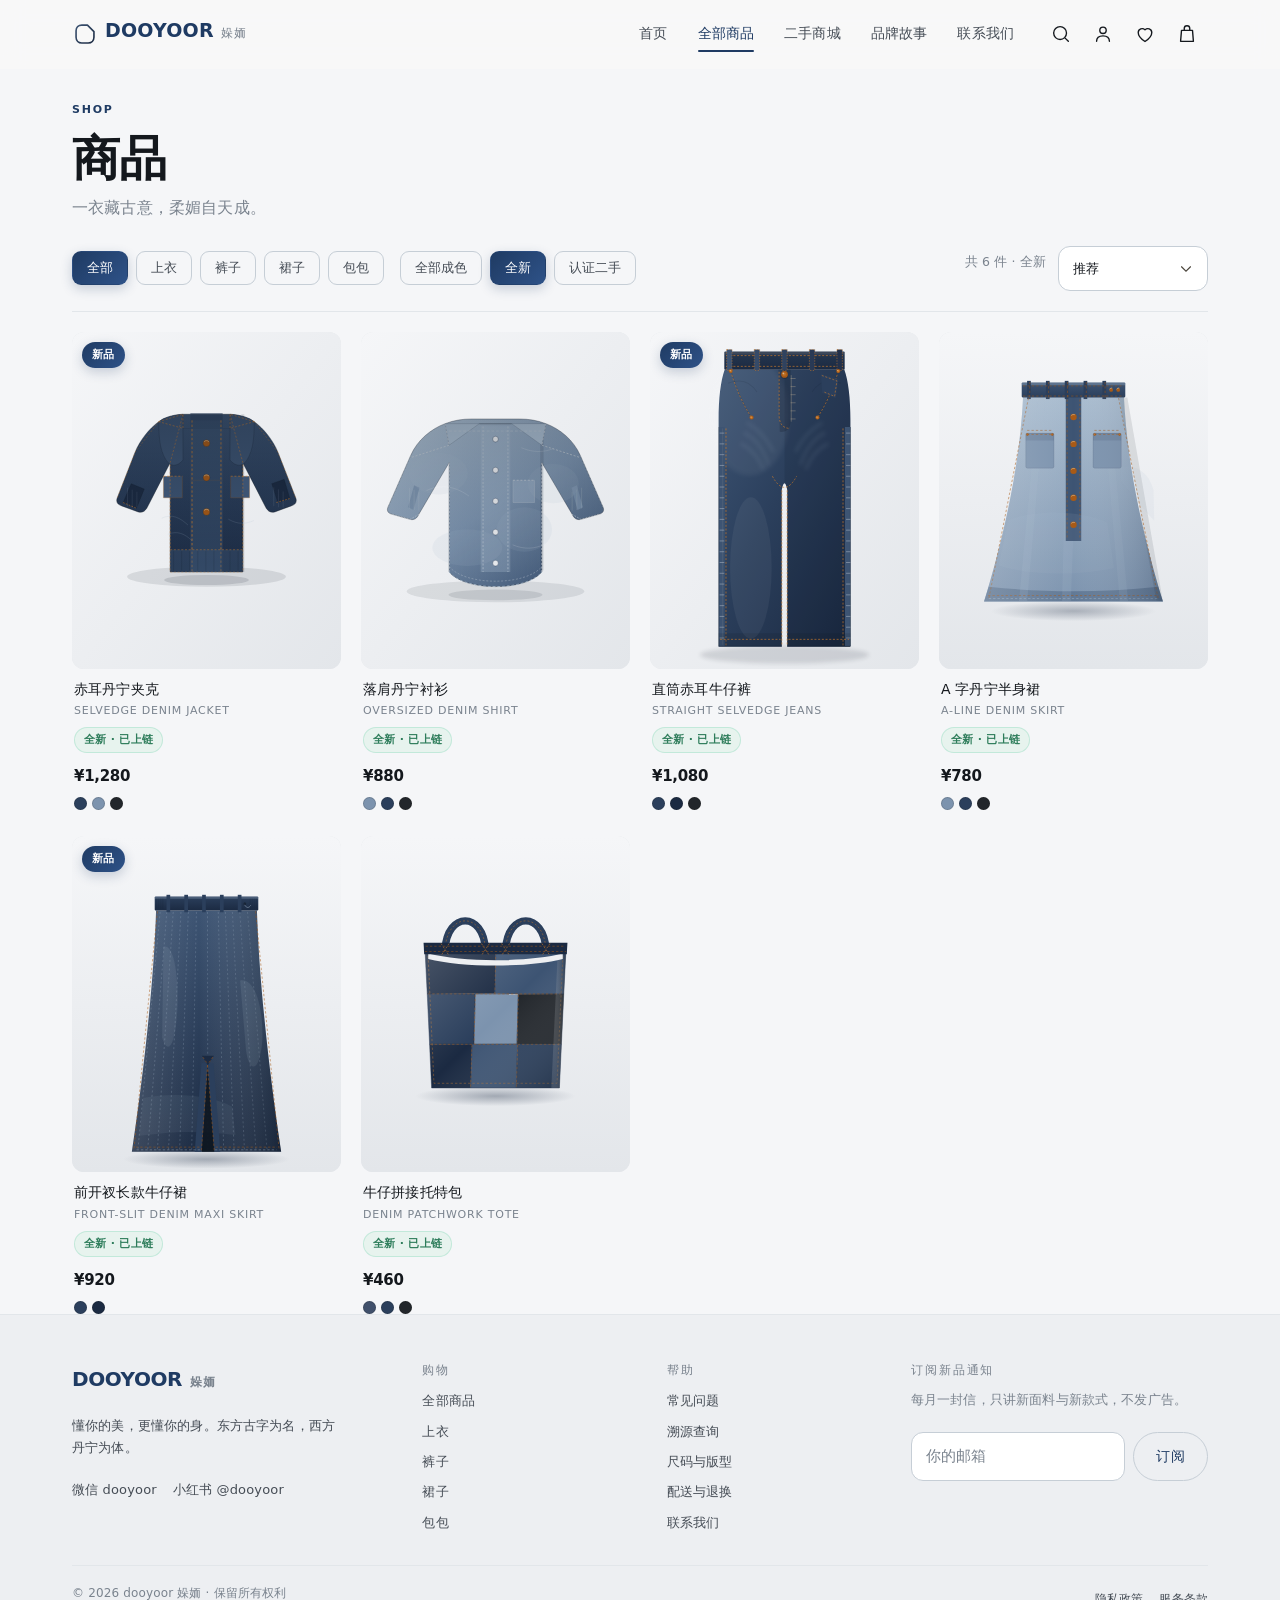
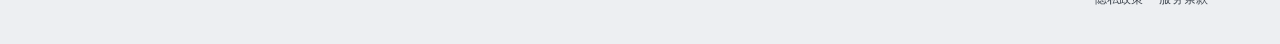
<file: shop.html>
<!DOCTYPE html>
<html lang="zh-CN">
<head>
  <meta charset="utf-8">
  <meta name="viewport" content="width=device-width, initial-scale=1, viewport-fit=cover">
  <title>全部商品 · 㛊䎟 dooyoor</title>
  <meta name="description" content="8 款丹宁：上衣 2 / 裤子 2 / 裙子 2 / 包包 2，其中 2 款官方认证二手。东方古字为名、西方丹宁为体——日本冈山赤耳丹宁、绳染靛蓝、铜色压线，版型比对数百位真实身形。">
  <meta name="theme-color" content="#F5F6F8">
  <meta property="og:type" content="website">
  <meta property="og:title" content="全部商品 · 㛊䎟 dooyoor">
  <meta property="og:description" content="8 款丹宁：上衣 2 / 裤子 2 / 裙子 2 / 包包 2，其中 2 款官方认证二手。东方古字为名、西方丹宁为体——日本冈山赤耳丹宁、绳染靛蓝、铜色压线，版型比对数百位真实身形。">
  <meta property="og:image" content="assets/hero.svg">
  <link rel="icon" href="assets/logo-mark.svg" type="image/svg+xml">
  <link rel="apple-touch-icon" href="assets/logo-mark.svg">
  <link rel="stylesheet" href="css/style.css">
</head>
<body data-page="shop">

  <a class="skip-link" href="#main">跳到主要内容</a>

  <header class="site-header" data-header>
    <div class="container header-inner">
      <button class="icon-btn menu-toggle" type="button" aria-label="打开菜单" aria-expanded="false" aria-controls="drawer" data-menu-toggle>
        <svg viewBox="0 0 24 24" width="22" height="22" aria-hidden="true" fill="none" stroke="currentColor" stroke-width="1.5" stroke-linecap="round"><path d="M3 6h18M3 12h18M3 18h18"/></svg>
      </button>

      <a class="brand" href="index.html">
        <img class="brand-mark" src="assets/logo-mark.svg" alt="" width="26" height="26" decoding="async">
        <span class="brand-name">dooyoor</span>
        <span class="brand-cn" aria-hidden="true">㛊䎟</span>
      </a>

      <nav class="nav-primary" aria-label="主导航">
        <a class="nav-link" href="index.html" data-nav="index">首页</a>
        <a class="nav-link" href="shop.html" data-nav="shop">全部商品</a>
        <a class="nav-link" href="preowned.html" data-nav="preowned">二手商城</a>
        <a class="nav-link" href="about.html" data-nav="about">品牌故事</a>
        <a class="nav-link" href="contact.html" data-nav="contact">联系我们</a>
      </nav>

      <div class="header-actions">
        <button class="icon-btn" type="button" aria-label="搜索商品" aria-expanded="false" aria-controls="search" data-search-toggle>
          <svg viewBox="0 0 24 24" width="22" height="22" aria-hidden="true" fill="none" stroke="currentColor" stroke-width="1.5" stroke-linecap="round"><circle cx="11" cy="11" r="7"/><path d="M20 20l-3.5-3.5"/></svg>
        </button>
        <a class="icon-btn" href="account.html" aria-label="我的" data-account-link>
          <svg viewBox="0 0 24 24" width="22" height="22" aria-hidden="true" fill="none" stroke="currentColor" stroke-width="1.5" stroke-linecap="round" stroke-linejoin="round"><circle cx="12" cy="8" r="3.5"/><path d="M5 20c0-3.9 3.1-6 7-6s7 2.1 7 6"/></svg>
        </a>
        <a class="icon-btn fav-link" href="shop.html?fav=1" aria-label="我的收藏">
          <svg viewBox="0 0 24 24" width="22" height="22" aria-hidden="true" fill="none" stroke="currentColor" stroke-width="1.5" stroke-linecap="round" stroke-linejoin="round"><path d="M12 20.2S4.6 15.5 4.6 10.4A4.3 4.3 0 0 1 12 7.5a4.3 4.3 0 0 1 7.4 2.9c0 5.1-7.4 9.8-7.4 9.8Z"/></svg>
          <span class="cart-badge" data-fav-count hidden>0</span>
        </a>
        <a class="icon-btn" href="cart.html" aria-label="购物袋">
          <svg viewBox="0 0 24 24" width="22" height="22" aria-hidden="true" fill="none" stroke="currentColor" stroke-width="1.5" stroke-linecap="round" stroke-linejoin="round"><path d="M6 8h12l1 12H5L6 8Z"/><path d="M9 8V6a3 3 0 0 1 6 0v2"/></svg>
          <span class="cart-badge" data-cart-count hidden>0</span>
        </a>
      </div>
    </div>
  </header>

  <div class="drawer" id="drawer" data-drawer hidden>
    <div class="drawer-backdrop" data-drawer-close></div>
    <aside class="drawer-panel" role="dialog" aria-modal="true" aria-label="站点菜单">
      <div class="drawer-head">
        <span class="drawer-title">dooyoor</span>
        <button class="icon-btn" type="button" aria-label="关闭菜单" data-drawer-close>
          <svg viewBox="0 0 24 24" width="22" height="22" aria-hidden="true" fill="none" stroke="currentColor" stroke-width="1.5" stroke-linecap="round"><path d="M6 6l12 12M18 6L6 18"/></svg>
        </button>
      </div>
      <nav class="drawer-nav" aria-label="移动端导航">
        <a class="drawer-link" href="index.html" data-nav="index">首页</a>
        <a class="drawer-link" href="shop.html" data-nav="shop">全部商品</a>
        <a class="drawer-link" href="preowned.html" data-nav="preowned">二手商城</a>
        <a class="drawer-link" href="verify.html" data-nav="verify">溯源查询</a>
        <a class="drawer-link" href="about.html" data-nav="about">品牌故事</a>
        <a class="drawer-link" href="contact.html" data-nav="contact">联系我们</a>
        <a class="drawer-link" href="cart.html" data-nav="cart">购物袋</a>
        <a class="drawer-link" href="shop.html?fav=1">我的收藏</a>
        <a class="drawer-link" href="account.html">我的账户</a>
      </nav>
      <div class="drawer-foot">
        <p class="drawer-note">全国包邮 · 认证二手 7 天无理由</p>
        <a class="drawer-mail" href="mailto:hello@dooyoor.com">hello@dooyoor.com</a>
      </div>
    </aside>
  </div>

  <div class="search-overlay" id="search" data-search hidden>
    <div class="search-backdrop" data-search-close></div>
    <div class="search-panel" role="dialog" aria-modal="true" aria-label="搜索商品">
      <form class="search-form" action="shop.html" method="get" role="search">
        <label class="u-sr-only" for="siteSearch">搜索商品</label>
        <div class="search-field">
          <input class="input search-input" id="siteSearch" name="q" type="search" placeholder="搜索商品名或品类，如：丹宁" autocomplete="off">
          <button class="search-clear" type="button" aria-label="清空搜索内容" data-search-clear hidden>
            <svg viewBox="0 0 24 24" width="18" height="18" aria-hidden="true" fill="none" stroke="currentColor" stroke-width="1.5" stroke-linecap="round"><path d="M6 6l12 12M18 6L6 18"/></svg>
          </button>
        </div>
        <button class="btn btn--primary" type="submit">搜索</button>
      </form>
      <div class="search-suggest">
        <span class="search-suggest-label">热门搜索</span>
        <a class="filter-chip" href="shop.html?q=丹宁">丹宁</a>
        <a class="filter-chip" href="shop.html?q=牛仔">牛仔裤</a>
        <a class="filter-chip" href="shop.html?q=裙">裙子</a>
        <a class="filter-chip" href="shop.html?cond=used">认证二手</a>
      </div>
      <button class="btn btn--ghost search-close" type="button" data-search-close>关闭</button>
    </div>
  </div>

  <main id="main">

    <div class="container">
      <div class="page-head" data-reveal>
        <p class="eyebrow">Shop</p>
        <h1 class="h1">商品</h1>
        <p class="muted">一衣藏古意，柔媚自天成。</p>
      </div>

      <div class="shop-toolbar">
        <div class="filter-bar" role="group" aria-label="按分类筛选">
          <button class="filter-chip is-active" type="button" data-filter="all" aria-pressed="true">全部</button>
          <button class="filter-chip" type="button" data-filter="tops" aria-pressed="false">上衣</button>
          <button class="filter-chip" type="button" data-filter="bottoms" aria-pressed="false">裤子</button>
          <button class="filter-chip" type="button" data-filter="skirts" aria-pressed="false">裙子</button>
          <button class="filter-chip" type="button" data-filter="bags" aria-pressed="false">包包</button>
        </div>
        <div class="filter-bar" data-cond-bar role="group" aria-label="按成色筛选">
          <button class="filter-chip is-active" type="button" data-cond="all" aria-pressed="true">全部成色</button>
          <button class="filter-chip" type="button" data-cond="new" aria-pressed="false">全新</button>
          <button class="filter-chip" type="button" data-cond="used" aria-pressed="false">认证二手</button>
        </div>
        <div class="toolbar-row">
          <p class="result-count" data-result-count>共 8 件</p>
          <label class="u-sr-only" for="sortSelect">排序方式</label>
          <select class="select sort-select" id="sortSelect" data-sort>
            <option value="featured">推荐</option>
            <option value="price-asc">价格从低到高</option>
            <option value="price-desc">价格从高到低</option>
            <option value="new">新品优先</option>
          </select>
        </div>
      </div>

      <div class="product-grid" data-product-grid></div>

      <div class="empty-state" data-empty hidden>
        <h2 class="h3">没有找到相关商品</h2>
        <p>换个关键词试试，或者清除筛选看看全部 8 款。</p>
        <button class="btn btn--primary" type="button" data-clear-filter>清除筛选</button>
      </div>
    </div>

  </main>

  <footer class="site-footer">
    <div class="container">
      <div class="footer-grid">
        <div class="footer-col footer-brand">
          <p class="footer-logo">dooyoor<span class="footer-cn">㛊䎟</span></p>
          <p class="footer-tagline">懂你的美，更懂你的身。东方古字为名，西方丹宁为体。</p>
          <p class="footer-social">
            <a class="footer-link" href="contact.html">微信 dooyoor</a>
            <a class="footer-link" href="contact.html">小红书 @dooyoor</a>
          </p>
        </div>
        <div class="footer-col">
          <h2 class="footer-title">购物</h2>
          <a class="footer-link" href="shop.html">全部商品</a>
          <a class="footer-link" href="shop.html?c=tops">上衣</a>
          <a class="footer-link" href="shop.html?c=bottoms">裤子</a>
          <a class="footer-link" href="shop.html?c=skirts">裙子</a>
          <a class="footer-link" href="shop.html?c=bags">包包</a>
        </div>
        <div class="footer-col">
          <h2 class="footer-title">帮助</h2>
          <a class="footer-link" href="contact.html#faq">常见问题</a>
          <a class="footer-link" href="verify.html">溯源查询</a>
          <a class="footer-link" href="contact.html#faq">尺码与版型</a>
          <a class="footer-link" href="contact.html#faq">配送与退换</a>
          <a class="footer-link" href="contact.html">联系我们</a>
        </div>
        <div class="footer-col footer-news">
          <h2 class="footer-title">订阅新品通知</h2>
          <p class="footer-note">每月一封信，只讲新面料与新款式，不发广告。</p>
          <form class="news-form" data-news-form novalidate>
            <label class="u-sr-only" for="newsEmail">邮箱地址</label>
            <input class="input" id="newsEmail" name="email" type="email" placeholder="你的邮箱" autocomplete="email" required>
            <button class="btn btn--outline" type="submit">订阅</button>
          </form>
          <p class="form-note" data-news-note></p>
        </div>
      </div>
      <div class="footer-bottom">
        <p>© <span data-year>2025</span> dooyoor 㛊䎟 · 保留所有权利</p>
        <p class="footer-legal"><a class="footer-link" href="#">隐私政策</a><a class="footer-link" href="#">服务条款</a></p>
      </div>
    </div>
  </footer>

  <nav class="bottom-nav" aria-label="底部导航">
    <a class="bottom-nav-item" href="index.html" data-nav="index">
      <svg viewBox="0 0 24 24" width="22" height="22" aria-hidden="true" fill="none" stroke="currentColor" stroke-width="1.5" stroke-linecap="round" stroke-linejoin="round"><path d="M4 11l8-6 8 6"/><path d="M6 10v9h12v-9"/></svg>
      <span class="bottom-nav-label">首页</span>
    </a>
    <a class="bottom-nav-item" href="shop.html" data-nav="shop">
      <svg viewBox="0 0 24 24" width="22" height="22" aria-hidden="true" fill="none" stroke="currentColor" stroke-width="1.5" stroke-linecap="round" stroke-linejoin="round"><path d="M4 6h16l-1.5 13h-13L4 6Z"/><path d="M9 6a3 3 0 0 1 6 0"/></svg>
      <span class="bottom-nav-label">商品</span>
    </a>
    <a class="bottom-nav-item" href="preowned.html" data-nav="preowned">
      <svg viewBox="0 0 24 24" width="22" height="22" aria-hidden="true" fill="none" stroke="currentColor" stroke-width="1.5" stroke-linecap="round" stroke-linejoin="round"><path d="M4 12a8 8 0 0 1 13-6"/><path d="M20 12a8 8 0 0 1-13 6"/><path d="M17 3v3h-3"/><path d="M7 21v-3h3"/></svg>
      <span class="bottom-nav-label">二手</span>
    </a>
    <a class="bottom-nav-item" href="cart.html" data-nav="cart">
      <span class="bottom-nav-icon-wrap">
        <svg viewBox="0 0 24 24" width="22" height="22" aria-hidden="true" fill="none" stroke="currentColor" stroke-width="1.5" stroke-linecap="round" stroke-linejoin="round"><path d="M6 8h12l1 12H5L6 8Z"/><path d="M9 8V6a3 3 0 0 1 6 0v2"/></svg>
        <span class="cart-badge" data-cart-count hidden>0</span>
      </span>
      <span class="bottom-nav-label">购物袋</span>
    </a>
    <a class="bottom-nav-item" href="account.html" data-nav="account">
      <svg viewBox="0 0 24 24" width="22" height="22" aria-hidden="true" fill="none" stroke="currentColor" stroke-width="1.5" stroke-linecap="round" stroke-linejoin="round"><circle cx="12" cy="8" r="3.5"/><path d="M5 20c0-3.9 3.1-6 7-6s7 2.1 7 6"/></svg>
      <span class="bottom-nav-label">我的</span>
    </a>
  </nav>

  <div class="toast" data-toast role="status" aria-live="polite"></div>

  <script src="js/site-config.js"></script>
  <script src="js/cart.js"></script>
  <script src="js/main.js"></script>
  <script src="js/fav.js"></script>
  <script src="js/auth.js"></script>
  <script src="js/wallet.js"></script>
  <script src="js/orders.js"></script>
  <script src="js/preowned.js"></script>
  <script src="js/shop.js"></script>
</body>
</html>
</file>
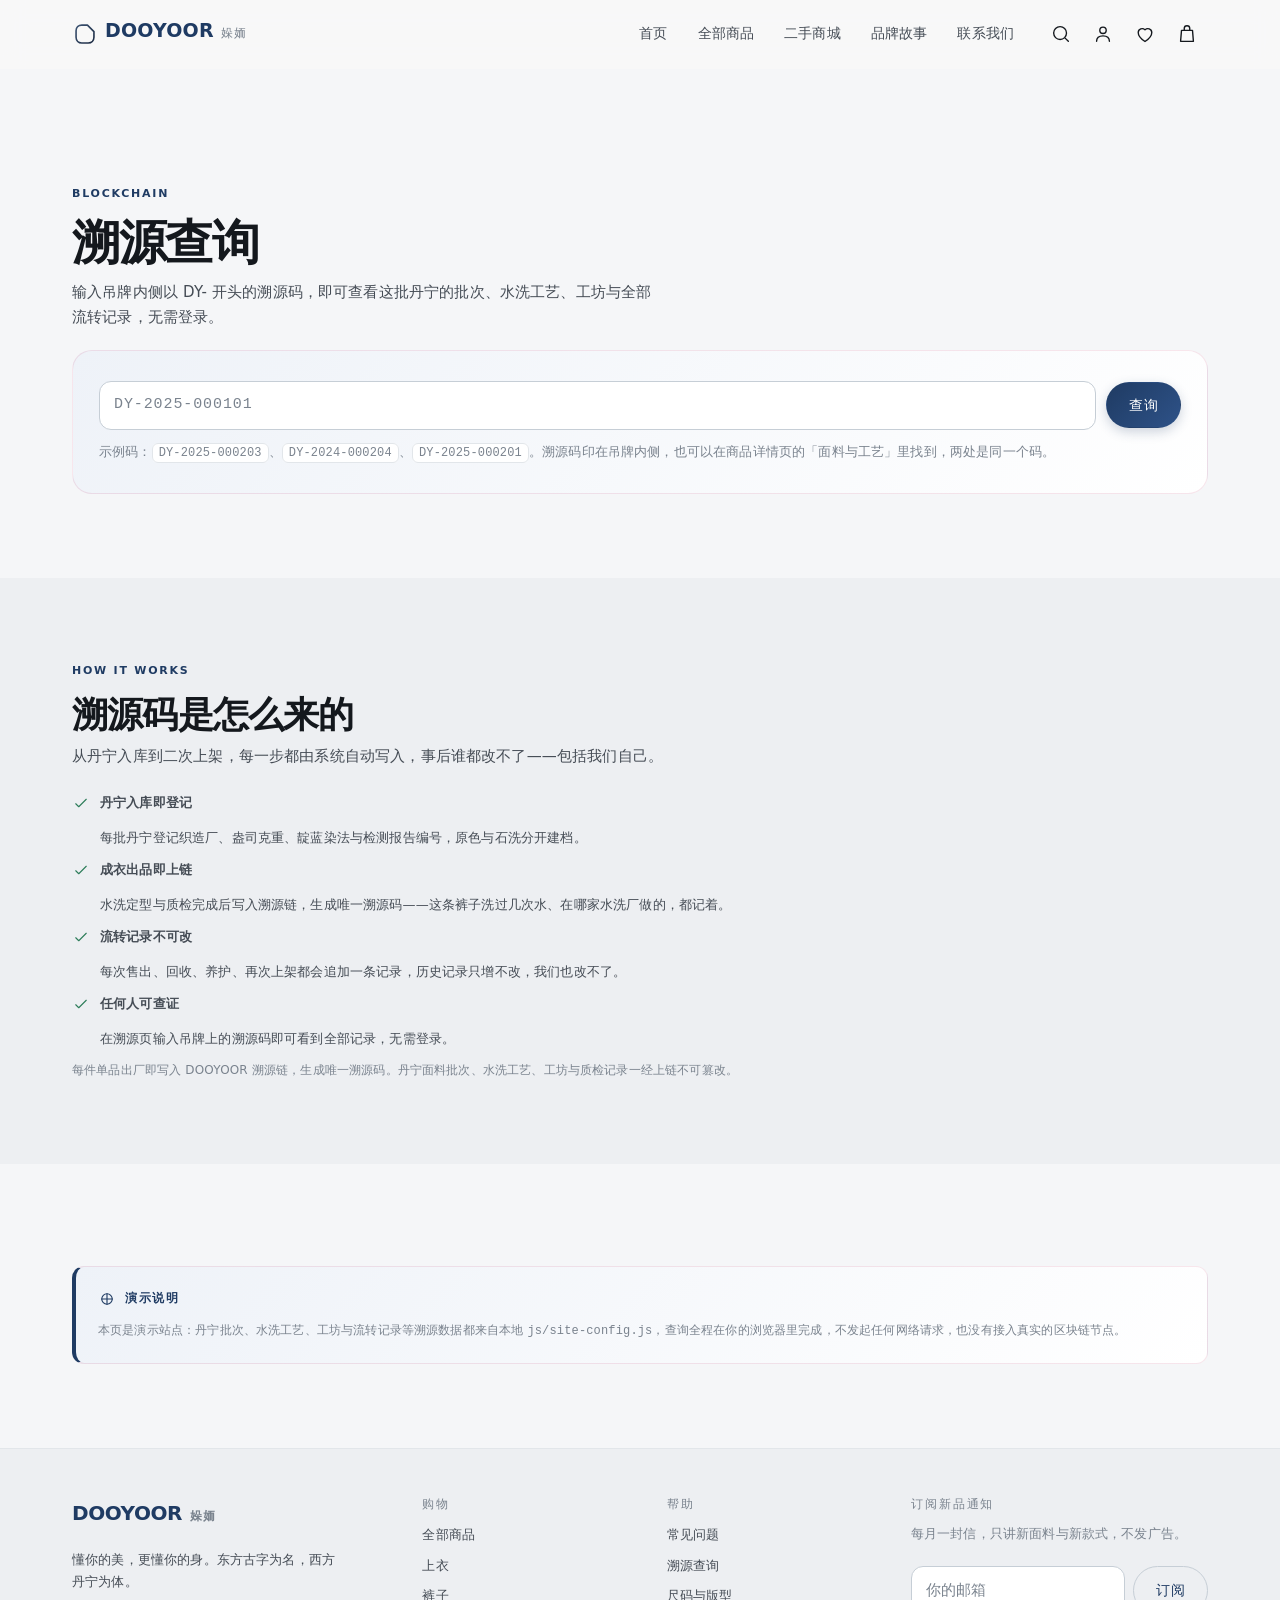
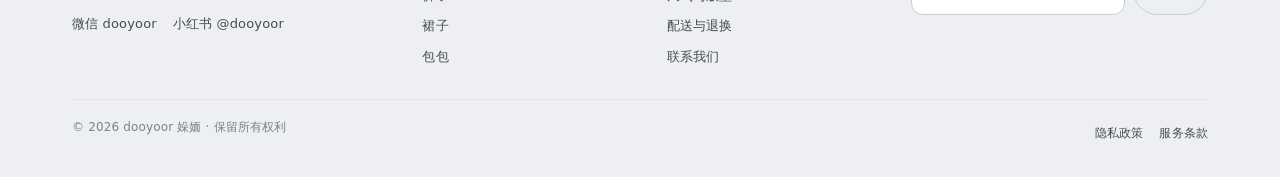
<file: verify.html>
<!DOCTYPE html>
<html lang="zh-CN">
<head>
  <meta charset="utf-8">
  <meta name="viewport" content="width=device-width, initial-scale=1, viewport-fit=cover">
  <title>溯源查询 · 㛊䎟 dooyoor</title>
  <meta name="description" content="输入吊牌内侧以 DY- 开头的溯源码，即可查看这批丹宁的批次、水洗工艺、织造工坊、上链时间与全部流转记录，无需登录。东方古字为名，西方丹宁为体。">
  <meta name="theme-color" content="#F5F6F8">
  <meta property="og:type" content="website">
  <meta property="og:title" content="溯源查询 · 㛊䎟 dooyoor">
  <meta property="og:description" content="东方古字为名、西方丹宁为体。输入吊牌内侧以 DY- 开头的溯源码，即可查看这批丹宁的批次、水洗工艺、织造工坊、上链时间与全部流转记录，无需登录。">
  <meta property="og:image" content="assets/hero.svg">
  <link rel="icon" href="assets/logo-mark.svg" type="image/svg+xml">
  <link rel="apple-touch-icon" href="assets/logo-mark.svg">
  <link rel="stylesheet" href="css/style.css">
</head>
<body data-page="verify">

  <a class="skip-link" href="#main">跳到主要内容</a>

  <header class="site-header" data-header>
    <div class="container header-inner">
      <button class="icon-btn menu-toggle" type="button" aria-label="打开菜单" aria-expanded="false" aria-controls="drawer" data-menu-toggle>
        <svg viewBox="0 0 24 24" width="22" height="22" aria-hidden="true" fill="none" stroke="currentColor" stroke-width="1.5" stroke-linecap="round"><path d="M3 6h18M3 12h18M3 18h18"/></svg>
      </button>

      <a class="brand" href="index.html">
        <img class="brand-mark" src="assets/logo-mark.svg" alt="" width="26" height="26" decoding="async">
        <span class="brand-name">dooyoor</span>
        <span class="brand-cn" aria-hidden="true">㛊䎟</span>
      </a>

      <nav class="nav-primary" aria-label="主导航">
        <a class="nav-link" href="index.html" data-nav="index">首页</a>
        <a class="nav-link" href="shop.html" data-nav="shop">全部商品</a>
        <a class="nav-link" href="preowned.html" data-nav="preowned">二手商城</a>
        <a class="nav-link" href="about.html" data-nav="about">品牌故事</a>
        <a class="nav-link" href="contact.html" data-nav="contact">联系我们</a>
      </nav>

      <div class="header-actions">
        <button class="icon-btn" type="button" aria-label="搜索商品" aria-expanded="false" aria-controls="search" data-search-toggle>
          <svg viewBox="0 0 24 24" width="22" height="22" aria-hidden="true" fill="none" stroke="currentColor" stroke-width="1.5" stroke-linecap="round"><circle cx="11" cy="11" r="7"/><path d="M20 20l-3.5-3.5"/></svg>
        </button>
        <a class="icon-btn" href="account.html" aria-label="我的" data-account-link>
          <svg viewBox="0 0 24 24" width="22" height="22" aria-hidden="true" fill="none" stroke="currentColor" stroke-width="1.5" stroke-linecap="round" stroke-linejoin="round"><circle cx="12" cy="8" r="3.5"/><path d="M5 20c0-3.9 3.1-6 7-6s7 2.1 7 6"/></svg>
        </a>
        <a class="icon-btn fav-link" href="shop.html?fav=1" aria-label="我的收藏">
          <svg viewBox="0 0 24 24" width="22" height="22" aria-hidden="true" fill="none" stroke="currentColor" stroke-width="1.5" stroke-linecap="round" stroke-linejoin="round"><path d="M12 20.2S4.6 15.5 4.6 10.4A4.3 4.3 0 0 1 12 7.5a4.3 4.3 0 0 1 7.4 2.9c0 5.1-7.4 9.8-7.4 9.8Z"/></svg>
          <span class="cart-badge" data-fav-count hidden>0</span>
        </a>
        <a class="icon-btn" href="cart.html" aria-label="购物袋">
          <svg viewBox="0 0 24 24" width="22" height="22" aria-hidden="true" fill="none" stroke="currentColor" stroke-width="1.5" stroke-linecap="round" stroke-linejoin="round"><path d="M6 8h12l1 12H5L6 8Z"/><path d="M9 8V6a3 3 0 0 1 6 0v2"/></svg>
          <span class="cart-badge" data-cart-count hidden>0</span>
        </a>
      </div>
    </div>
  </header>

  <div class="drawer" id="drawer" data-drawer hidden>
    <div class="drawer-backdrop" data-drawer-close></div>
    <aside class="drawer-panel" role="dialog" aria-modal="true" aria-label="站点菜单">
      <div class="drawer-head">
        <span class="drawer-title">dooyoor</span>
        <button class="icon-btn" type="button" aria-label="关闭菜单" data-drawer-close>
          <svg viewBox="0 0 24 24" width="22" height="22" aria-hidden="true" fill="none" stroke="currentColor" stroke-width="1.5" stroke-linecap="round"><path d="M6 6l12 12M18 6L6 18"/></svg>
        </button>
      </div>
      <nav class="drawer-nav" aria-label="移动端导航">
        <a class="drawer-link" href="index.html" data-nav="index">首页</a>
        <a class="drawer-link" href="shop.html" data-nav="shop">全部商品</a>
        <a class="drawer-link" href="preowned.html" data-nav="preowned">二手商城</a>
        <a class="drawer-link" href="verify.html" data-nav="verify">溯源查询</a>
        <a class="drawer-link" href="about.html" data-nav="about">品牌故事</a>
        <a class="drawer-link" href="contact.html" data-nav="contact">联系我们</a>
        <a class="drawer-link" href="cart.html" data-nav="cart">购物袋</a>
        <a class="drawer-link" href="shop.html?fav=1">我的收藏</a>
        <a class="drawer-link" href="account.html">我的账户</a>
      </nav>
      <div class="drawer-foot">
        <p class="drawer-note">全国包邮 · 认证二手 7 天无理由</p>
        <a class="drawer-mail" href="mailto:hello@dooyoor.com">hello@dooyoor.com</a>
      </div>
    </aside>
  </div>

  <div class="search-overlay" id="search" data-search hidden>
    <div class="search-backdrop" data-search-close></div>
    <div class="search-panel" role="dialog" aria-modal="true" aria-label="搜索商品">
      <form class="search-form" action="shop.html" method="get" role="search">
        <label class="u-sr-only" for="siteSearch">搜索商品</label>
        <div class="search-field">
          <input class="input search-input" id="siteSearch" name="q" type="search" placeholder="搜索商品名或品类，如：丹宁" autocomplete="off">
          <button class="search-clear" type="button" aria-label="清空搜索内容" data-search-clear hidden>
            <svg viewBox="0 0 24 24" width="18" height="18" aria-hidden="true" fill="none" stroke="currentColor" stroke-width="1.5" stroke-linecap="round"><path d="M6 6l12 12M18 6L6 18"/></svg>
          </button>
        </div>
        <button class="btn btn--primary" type="submit">搜索</button>
      </form>
      <div class="search-suggest">
        <span class="search-suggest-label">热门搜索</span>
        <a class="filter-chip" href="shop.html?q=丹宁">丹宁</a>
        <a class="filter-chip" href="shop.html?q=牛仔">牛仔裤</a>
        <a class="filter-chip" href="shop.html?q=裙">裙子</a>
        <a class="filter-chip" href="shop.html?cond=used">认证二手</a>
      </div>
      <button class="btn btn--ghost search-close" type="button" data-search-close>关闭</button>
    </div>
  </div>

  <main id="main">

    <section class="section section--tight">
      <div class="container">
        <div class="page-head">
          <p class="eyebrow">Blockchain</p>
          <h1 class="h1">溯源查询</h1>
          <p class="lead">输入吊牌内侧以 DY- 开头的溯源码，即可查看这批丹宁的批次、水洗工艺、工坊与全部流转记录，无需登录。</p>
        </div>

        <div class="verify-box">
          <form class="verify-form" data-verify-form novalidate>
            <label class="u-sr-only" for="verifyCode">溯源码</label>
            <input class="input verify-input" id="verifyCode" name="code" type="text" placeholder="DY-2025-000101" autocomplete="off" autocapitalize="characters" spellcheck="false" aria-describedby="verifyHint">
            <button class="btn btn--primary" type="submit">查询</button>
          </form>
          <p class="verify-hint" id="verifyHint">示例码：<span data-verify-samples><code>DY-2025-000101</code></span>。溯源码印在吊牌内侧，也可以在商品详情页的「面料与工艺」里找到，两处是同一个码。</p>
        </div>

        <div class="verify-result" data-verify-result role="status" aria-live="polite" hidden></div>
      </div>
    </section>

    <section class="section section--paper2">
      <div class="container">
        <div class="section-head">
          <p class="eyebrow">How it works</p>
          <h2 class="h2">溯源码是怎么来的</h2>
          <p class="lead">从丹宁入库到二次上架，每一步都由系统自动写入，事后谁都改不了——包括我们自己。</p>
        </div>
        <ol class="verify-steps" data-verify-steps></ol>
        <p class="chain-note" data-chain-note></p>
      </div>
    </section>

    <section class="section section--tight">
      <div class="container">
        <div class="chain-panel">
          <div class="chain-head">
            <svg viewBox="0 0 24 24" width="18" height="18" aria-hidden="true" fill="none" stroke="currentColor" stroke-width="1.5" stroke-linecap="round" stroke-linejoin="round"><circle cx="12" cy="12" r="7"/><path d="M12 5v14M5 12h14"/></svg>
            <span class="chain-title">演示说明</span>
          </div>
          <p class="chain-note">本页是演示站点：丹宁批次、水洗工艺、工坊与流转记录等溯源数据都来自本地 <code>js/site-config.js</code>，查询全程在你的浏览器里完成，不发起任何网络请求，也没有接入真实的区块链节点。</p>
        </div>
      </div>
    </section>
  </main>

  <footer class="site-footer">
    <div class="container">
      <div class="footer-grid">
        <div class="footer-col footer-brand">
          <p class="footer-logo">dooyoor<span class="footer-cn">㛊䎟</span></p>
          <p class="footer-tagline">懂你的美，更懂你的身。东方古字为名，西方丹宁为体。</p>
          <p class="footer-social">
            <a class="footer-link" href="contact.html">微信 dooyoor</a>
            <a class="footer-link" href="contact.html">小红书 @dooyoor</a>
          </p>
        </div>
        <div class="footer-col">
          <h2 class="footer-title">购物</h2>
          <a class="footer-link" href="shop.html">全部商品</a>
          <a class="footer-link" href="shop.html?c=tops">上衣</a>
          <a class="footer-link" href="shop.html?c=bottoms">裤子</a>
          <a class="footer-link" href="shop.html?c=skirts">裙子</a>
          <a class="footer-link" href="shop.html?c=bags">包包</a>
        </div>
        <div class="footer-col">
          <h2 class="footer-title">帮助</h2>
          <a class="footer-link" href="contact.html#faq">常见问题</a>
          <a class="footer-link" href="verify.html">溯源查询</a>
          <a class="footer-link" href="contact.html#faq">尺码与版型</a>
          <a class="footer-link" href="contact.html#faq">配送与退换</a>
          <a class="footer-link" href="contact.html">联系我们</a>
        </div>
        <div class="footer-col footer-news">
          <h2 class="footer-title">订阅新品通知</h2>
          <p class="footer-note">每月一封信，只讲新面料与新款式，不发广告。</p>
          <form class="news-form" data-news-form novalidate>
            <label class="u-sr-only" for="newsEmail">邮箱地址</label>
            <input class="input" id="newsEmail" name="email" type="email" placeholder="你的邮箱" autocomplete="email" required>
            <button class="btn btn--outline" type="submit">订阅</button>
          </form>
          <p class="form-note" data-news-note></p>
        </div>
      </div>
      <div class="footer-bottom">
        <p>© <span data-year>2025</span> dooyoor 㛊䎟 · 保留所有权利</p>
        <p class="footer-legal"><a class="footer-link" href="#">隐私政策</a><a class="footer-link" href="#">服务条款</a></p>
      </div>
    </div>
  </footer>

  <nav class="bottom-nav" aria-label="底部导航">
    <a class="bottom-nav-item" href="index.html" data-nav="index">
      <svg viewBox="0 0 24 24" width="22" height="22" aria-hidden="true" fill="none" stroke="currentColor" stroke-width="1.5" stroke-linecap="round" stroke-linejoin="round"><path d="M4 11l8-6 8 6"/><path d="M6 10v9h12v-9"/></svg>
      <span class="bottom-nav-label">首页</span>
    </a>
    <a class="bottom-nav-item" href="shop.html" data-nav="shop">
      <svg viewBox="0 0 24 24" width="22" height="22" aria-hidden="true" fill="none" stroke="currentColor" stroke-width="1.5" stroke-linecap="round" stroke-linejoin="round"><path d="M4 6h16l-1.5 13h-13L4 6Z"/><path d="M9 6a3 3 0 0 1 6 0"/></svg>
      <span class="bottom-nav-label">商品</span>
    </a>
    <a class="bottom-nav-item" href="preowned.html" data-nav="preowned">
      <svg viewBox="0 0 24 24" width="22" height="22" aria-hidden="true" fill="none" stroke="currentColor" stroke-width="1.5" stroke-linecap="round" stroke-linejoin="round"><path d="M4 12a8 8 0 0 1 13-6"/><path d="M20 12a8 8 0 0 1-13 6"/><path d="M17 3v3h-3"/><path d="M7 21v-3h3"/></svg>
      <span class="bottom-nav-label">二手</span>
    </a>
    <a class="bottom-nav-item" href="cart.html" data-nav="cart">
      <span class="bottom-nav-icon-wrap">
        <svg viewBox="0 0 24 24" width="22" height="22" aria-hidden="true" fill="none" stroke="currentColor" stroke-width="1.5" stroke-linecap="round" stroke-linejoin="round"><path d="M6 8h12l1 12H5L6 8Z"/><path d="M9 8V6a3 3 0 0 1 6 0v2"/></svg>
        <span class="cart-badge" data-cart-count hidden>0</span>
      </span>
      <span class="bottom-nav-label">购物袋</span>
    </a>
    <a class="bottom-nav-item" href="account.html" data-nav="account">
      <svg viewBox="0 0 24 24" width="22" height="22" aria-hidden="true" fill="none" stroke="currentColor" stroke-width="1.5" stroke-linecap="round" stroke-linejoin="round"><circle cx="12" cy="8" r="3.5"/><path d="M5 20c0-3.9 3.1-6 7-6s7 2.1 7 6"/></svg>
      <span class="bottom-nav-label">我的</span>
    </a>
  </nav>
  <div class="toast" data-toast role="status" aria-live="polite"></div>

  <script src="js/site-config.js"></script>
  <script src="js/cart.js"></script>
  <script src="js/main.js"></script>
  <script src="js/fav.js"></script>
  <script src="js/auth.js"></script>
  <script src="js/wallet.js"></script>
  <script src="js/orders.js"></script>
  <script src="js/preowned.js"></script>
  <script src="js/verify.js"></script>
</body>
</html>
</file>
<file: css/style.css>
/* ==========================================================================
   dooyoor 㛊䎟 — 设计系统
   移动优先 · 零依赖 · 单文件
   顺序：令牌 → 基础 → 排版 → 布局 → 控件 → 组件 → 页面 → 响应式 → 动效
   ========================================================================== */

/* ---------- 1. 设计令牌 ---------- */
:root {
  /* ---- DOOYOOR 品牌色：靛蓝丹宁 + 铜棕缝线 ---- */
  --paper: #F5F6F8;
  --paper-2: #EDEFF2;
  --paper-3: #E3E6EA;
  --ink: #14181D;
  --ink-2: #454C55;
  --ink-3: #7A838E;
  --line: #E2E6EA;
  --line-2: #C6CED6;

  --accent: #1F3B63;
  --accent-2: #142943;
  --accent-light: #2E5288;
  --accent-soft: #EEF2F8;
  --accent-tint: #E7EDF6;
  --accent-grad: linear-gradient(135deg, #1F3B63, #2E5288);
  --accent-glow: 0 4px 12px rgba(31, 59, 99, .22);
  --accent-glow-lg: 0 8px 32px rgba(31, 59, 99, .16);

  --tertiary: #A85A16;
  --tertiary-2: #C97A2B;
  --tertiary-grad: linear-gradient(135deg, #A85A16, #C97A2B);

  --secondary: #4A5560;
  --secondary-2: #6B7783;
  --secondary-soft: #DCE1E6;
  --sage: #4A5560;

  --white: #FFFFFF;
  --ok: #2E7D5B;
  --ok-soft: #E7F3EE;
  --err: #B3261E;
  --err-soft: #FBEAE8;

  --radius-s: 6px;
  --radius-m: 12px;
  --radius-l: 20px;
  --radius-pill: 999px;

  --shadow-1: 0 4px 24px rgba(27, 27, 27, .05);
  --shadow-2: 0 12px 40px rgba(27, 27, 27, .10);

  /* 本地优先：本机装了 Manrope / Inter 就用，没装则回落系统几何无衬线。
     全程不产生任何网络请求，也不依赖 Google Fonts。 */
  --font-display: "Manrope", "Segoe UI Variable Display", "Segoe UI", -apple-system, BlinkMacSystemFont, "SF Pro Display", "PingFang SC", "Hiragino Sans GB", "Microsoft YaHei", system-ui, sans-serif;
  --font-sans: "Inter", "Segoe UI Variable Text", "Segoe UI", -apple-system, BlinkMacSystemFont, "Helvetica Neue", "PingFang SC", "Hiragino Sans GB", "Microsoft YaHei", system-ui, sans-serif;
  --font-mono: ui-monospace, SFMono-Regular, Menlo, Consolas, "Liberation Mono", monospace;

  --container: 1200px;
  --gutter: 20px;
  --header-h: 60px;
  --bottomnav-h: 60px;

  --ease: cubic-bezier(.22, .61, .36, 1);
  --safe-b: env(safe-area-inset-bottom, 0px);
}

/* ---------- 2. 基础 ---------- */
*,
*::before,
*::after { box-sizing: border-box; }

html {
  -webkit-text-size-adjust: 100%;
  scroll-behavior: smooth;
}

body {
  margin: 0;
  background: var(--paper);
  color: var(--ink);
  font-family: var(--font-sans);
  font-size: 15px;
  line-height: 1.65;
  letter-spacing: .01em;
  -webkit-font-smoothing: antialiased;
  text-rendering: optimizeLegibility;
  overflow-x: hidden;
}

body.is-locked { overflow: hidden; }

img,
svg { max-width: 100%; }

img { height: auto; display: block; }

a { color: inherit; text-decoration: none; }

button,
input,
select,
textarea {
  font: inherit;
  color: inherit;
}

button { cursor: pointer; background: none; border: 0; padding: 0; }

ul, ol { margin: 0; padding: 0; list-style: none; }

p { margin: 0 0 1em; }
p:last-child { margin-bottom: 0; }

h1, h2, h3, h4 { margin: 0; font-weight: 500; line-height: 1.25; }

hr { border: 0; border-top: 1px solid var(--line); margin: 24px 0; }

:focus-visible {
  outline: 2px solid var(--accent);
  outline-offset: 2px;
  border-radius: 2px;
}

::selection { background: var(--accent-soft); color: var(--ink); }

main { padding-bottom: calc(var(--bottomnav-h) + var(--safe-b) + 32px); }

/* ---------- 3. 排版 ---------- */
.eyebrow {
  display: block;
  font-size: 11px;
  letter-spacing: .18em;
  text-transform: uppercase;
  color: var(--ink-3);
  margin-bottom: 12px;
}

.h1, .h2, .h3 {
  font-family: var(--font-display);
  font-weight: 400;
  letter-spacing: -.01em;
}

.h1 { font-size: 30px; line-height: 1.15; }
.h2 { font-size: 24px; line-height: 1.2; }
.h3 { font-size: 19px; line-height: 1.3; }

.lead {
  font-size: 15px;
  color: var(--ink-2);
  max-width: 62ch;
}

.muted { color: var(--ink-3); }

.prose p { margin-bottom: 1.15em; color: var(--ink-2); }
.prose p:first-child { color: var(--ink); font-size: 16px; }

.u-sr-only {
  position: absolute !important;
  width: 1px; height: 1px;
  padding: 0; margin: -1px;
  overflow: hidden;
  clip: rect(0 0 0 0);
  white-space: nowrap;
  border: 0;
}

.u-hide { display: none !important; }
.u-center { text-align: center; }
.u-nowrap { white-space: nowrap; }

/* ---------- 4. 布局 ---------- */
.container {
  width: 100%;
  max-width: var(--container);
  margin-inline: auto;
  padding-inline: var(--gutter);
}

.section { padding-block: 44px; }
.section--tight { padding-block: 28px; }

.section--ink {
  background: var(--ink);
  color: var(--paper);
}
.section--ink .eyebrow { color: var(--ink-3); }
.section--ink .lead,
.section--ink .prose p { color: #CFC7BA; }

.section--paper2 { background: var(--paper-2); }

.section-head { margin-bottom: 24px; }
.section-head--split {
  display: flex;
  align-items: flex-end;
  justify-content: space-between;
  gap: 16px;
}
.section-head .h2 { margin-bottom: 8px; }

.section-link {
  font-size: 13px;
  border-bottom: 1px solid var(--ink);
  padding-bottom: 2px;
  white-space: nowrap;
}
.section-link:hover { color: var(--accent); border-color: var(--accent); }

.page-head { padding-block: 32px 20px; }
.page-head .h1 { margin-bottom: 10px; }

.breadcrumb {
  font-size: 12px;
  color: var(--ink-3);
  margin-bottom: 14px;
}
.breadcrumb a:hover { color: var(--ink); }
.breadcrumb span[aria-hidden] { margin-inline: 6px; }

.skip-link {
  position: absolute;
  left: 12px;
  top: -60px;
  z-index: 200;
  background: var(--ink);
  color: var(--paper);
  padding: 10px 16px;
  border-radius: var(--radius-s);
  transition: top .2s var(--ease);
}
.skip-link:focus { top: 12px; }

/* ---------- 5. 控件 ---------- */
.btn {
  display: inline-flex;
  align-items: center;
  justify-content: center;
  gap: 8px;
  min-height: 46px;
  padding: 0 22px;
  border-radius: var(--radius-pill);
  border: 1px solid transparent;
  font-size: 14px;
  font-weight: 500;
  letter-spacing: .02em;
  text-align: center;
  transition: background-color .2s var(--ease), color .2s var(--ease),
              border-color .2s var(--ease), transform .12s var(--ease);
}
.btn:active { transform: scale(.985); }

.btn--primary { background: var(--ink); color: var(--paper); }
.btn--primary:hover { background: var(--accent-2); }

.btn--outline { border-color: var(--line-2); color: var(--ink); }
.btn--outline:hover { border-color: var(--ink); background: var(--paper-2); }

.btn--ghost { color: var(--ink-2); }
.btn--ghost:hover { color: var(--ink); background: var(--paper-2); }

.btn--block { width: 100%; }
.btn--sm { min-height: 44px; padding: 0 16px; font-size: 13px; }

.btn[disabled], .btn[aria-disabled="true"] {
  opacity: .45;
  pointer-events: none;
}

.link-btn {
  font-size: 13px;
  color: var(--ink-3);
  text-decoration: underline;
  text-underline-offset: 3px;
}
.link-btn:hover { color: var(--accent); }

.icon-btn {
  position: relative;
  display: inline-flex;
  align-items: center;
  justify-content: center;
  width: 42px;
  height: 42px;
  border-radius: var(--radius-pill);
  color: var(--ink);
  transition: background-color .2s var(--ease);
}
.icon-btn:hover { background: var(--paper-2); }

.cart-badge {
  position: absolute;
  top: 4px;
  right: 2px;
  min-width: 17px;
  height: 17px;
  padding: 0 4px;
  border-radius: var(--radius-pill);
  background: var(--accent);
  color: var(--white);
  font-size: 10px;
  font-weight: 600;
  line-height: 17px;
  text-align: center;
  font-family: var(--font-sans);
}
.cart-badge[hidden] { display: none; }

.input, .select, .textarea {
  display: block;
  width: 100%;
  min-height: 46px;
  padding: 11px 14px;
  background: var(--white);
  color: var(--ink);
  border: 1px solid var(--line-2);
  border-radius: var(--radius-m);
  font-size: 15px;
  transition: border-color .18s var(--ease), box-shadow .18s var(--ease);
}
.textarea { min-height: 130px; resize: vertical; line-height: 1.6; }

.input::placeholder, .textarea::placeholder { color: var(--ink-3); }

.input:focus, .select:focus, .textarea:focus {
  outline: 0;
  border-color: var(--ink);
  box-shadow: 0 0 0 3px rgba(23, 20, 15, .07);
}

.input.is-invalid, .textarea.is-invalid {
  border-color: var(--err);
  background: #FDF6F4;
}

.select {
  appearance: none;
  background-image: url("data:image/svg+xml;charset=utf-8,%3Csvg xmlns='http://www.w3.org/2000/svg' viewBox='0 0 24 24' fill='none' stroke='%234A443B' stroke-width='1.5' stroke-linecap='round'%3E%3Cpath d='M6 9l6 6 6-6'/%3E%3C/svg%3E");
  background-repeat: no-repeat;
  background-position: right 12px center;
  background-size: 18px 18px;
  padding-right: 40px;
}

.filter-chip {
  position: relative;
  display: inline-flex;
  align-items: center;
  justify-content: center;
  /* 可见框缩到 34px，与 13px 文字比例协调；
     可点区域由下面的 ::after 撑到 44px，触控标准不降。 */
  min-height: 34px;
  padding: 0 14px;
  border: 1px solid var(--line-2);
  border-radius: 9px;
  background: transparent;
  color: var(--ink-2);
  font-size: 13px;
  line-height: 1;
  white-space: nowrap;
  transition: background-color .18s var(--ease), color .18s var(--ease), border-color .18s var(--ease);
}

/* 透明热区：把可点范围向外扩 5px，凑满 44px 触控高度 */
.filter-chip::after {
  content: "";
  position: absolute;
  inset: -5px;
  border-radius: 12px;
}
.filter-chip:hover { border-color: var(--ink); color: var(--ink); }
.filter-chip.is-active {
  background: var(--ink);
  border-color: var(--ink);
  color: var(--paper);
}

/* ---------- 6. 页头 ---------- */
.site-header {
  position: sticky;
  top: 0;
  z-index: 80;
  background: rgba(247, 244, 239, .92);
  backdrop-filter: saturate(160%) blur(12px);
  -webkit-backdrop-filter: saturate(160%) blur(12px);
  border-bottom: 1px solid transparent;
  transition: border-color .25s var(--ease), box-shadow .25s var(--ease);
}
.site-header.is-stuck {
  border-bottom-color: var(--line);
  box-shadow: 0 6px 20px -18px rgba(23, 20, 15, .5);
}

.header-inner {
  display: flex;
  align-items: center;
  gap: 4px;
  height: var(--header-h);
}

.brand {
  display: inline-flex;
  align-items: baseline;
  gap: 7px;
  margin-right: auto;
  min-width: 0;
}
.brand-mark { align-self: center; flex: none; }
.brand-name {
  font-family: var(--font-display);
  font-size: 20px;
  letter-spacing: .04em;
  line-height: 1;
}
.brand-cn {
  font-size: 12px;
  color: var(--ink-3);
  letter-spacing: .1em;
  line-height: 1;
}

.nav-primary { display: none; }

.header-actions {
  display: flex;
  align-items: center;
  gap: 0;
}

/* ---------- 7. 抽屉 ---------- */
.drawer { position: fixed; inset: 0; z-index: 120; }
.drawer[hidden] { display: none; }

.drawer-backdrop {
  position: absolute;
  inset: 0;
  background: rgba(23, 20, 15, .45);
  opacity: 0;
  transition: opacity .28s var(--ease);
}
.drawer.is-open .drawer-backdrop { opacity: 1; }

.drawer-panel {
  position: absolute;
  inset-block: 0;
  left: 0;
  width: min(84vw, 340px);
  display: flex;
  flex-direction: column;
  background: var(--paper);
  box-shadow: var(--shadow-2);
  transform: translateX(-102%);
  transition: transform .32s var(--ease);
  padding-bottom: var(--safe-b);
}
.drawer.is-open .drawer-panel { transform: translateX(0); }

.drawer-head {
  display: flex;
  align-items: center;
  justify-content: space-between;
  padding: 10px 12px 10px 20px;
  border-bottom: 1px solid var(--line);
  min-height: var(--header-h);
}
.drawer-title {
  font-family: var(--font-display);
  font-size: 18px;
  letter-spacing: .04em;
}

.drawer-nav { display: flex; flex-direction: column; padding: 8px 0; }
.drawer-link {
  padding: 14px 20px;
  font-size: 17px;
  font-family: var(--font-display);
  border-bottom: 1px solid var(--line);
  transition: background-color .18s var(--ease), color .18s var(--ease);
}
.drawer-link:hover { background: var(--paper-2); }
.drawer-link[aria-current="page"] { color: var(--accent); }

.drawer-foot {
  margin-top: auto;
  padding: 20px;
  border-top: 1px solid var(--line);
}
.drawer-note { font-size: 12px; color: var(--ink-3); margin-bottom: 6px; }
.drawer-mail { font-size: 13px; border-bottom: 1px solid var(--line-2); }

/* ---------- 8. 搜索层 ---------- */
.search-overlay { position: fixed; inset: 0; z-index: 130; }
.search-overlay[hidden] { display: none; }

.search-backdrop {
  position: absolute;
  inset: 0;
  background: rgba(23, 20, 15, .5);
  opacity: 0;
  transition: opacity .25s var(--ease);
}
.search-overlay.is-open .search-backdrop { opacity: 1; }

.search-panel {
  position: absolute;
  inset-inline: 0;
  top: 0;
  background: var(--paper);
  padding: 20px var(--gutter) 24px;
  box-shadow: var(--shadow-2);
  transform: translateY(-14px);
  opacity: 0;
  transition: transform .28s var(--ease), opacity .28s var(--ease);
}
.search-overlay.is-open .search-panel { transform: translateY(0); opacity: 1; }

.search-form { display: flex; gap: 8px; }
.search-input { flex: 1 1 auto; min-width: 0; }

.search-suggest {
  display: flex;
  align-items: center;
  flex-wrap: wrap;
  gap: 8px;
  margin-top: 14px;
}
.search-suggest-label { font-size: 12px; color: var(--ink-3); }
.search-close { margin-top: 12px; }

/* ---------- 9. 底部导航 ---------- */
.bottom-nav {
  position: fixed;
  inset-inline: 0;
  bottom: 0;
  z-index: 70;
  display: grid;
  grid-template-columns: repeat(5, 1fr);
  background: rgba(247, 244, 239, .96);
  backdrop-filter: saturate(160%) blur(12px);
  -webkit-backdrop-filter: saturate(160%) blur(12px);
  border-top: 1px solid var(--line);
  padding-bottom: var(--safe-b);
}

.bottom-nav-item {
  display: flex;
  flex-direction: column;
  align-items: center;
  justify-content: center;
  gap: 3px;
  min-height: var(--bottomnav-h);
  color: var(--ink-3);
  transition: color .18s var(--ease);
}
.bottom-nav-item[aria-current="page"] { color: var(--ink); }
.bottom-nav-item[aria-current="page"] .bottom-nav-label { font-weight: 600; }

.bottom-nav-label { font-size: 10.5px; letter-spacing: .02em; }
.bottom-nav-icon-wrap { position: relative; display: inline-flex; }

/* ---------- 10. 页脚 ---------- */
.site-footer {
  background: var(--paper-2);
  border-top: 1px solid var(--line);
  padding-block: 36px 24px;
  font-size: 13px;
}

.footer-grid { display: grid; gap: 28px; }

/* 页脚品牌栏（原先只有结构、漏了样式规则） */
.footer-brand { max-width: 42ch; }

.footer-logo {
  font-family: var(--font-display);
  font-size: 20px;
  letter-spacing: .04em;
  margin-bottom: 10px;
}
.footer-cn { font-size: 12px; color: var(--ink-3); margin-left: 8px; letter-spacing: .1em; }

.footer-tagline { color: var(--ink-2); max-width: 32ch; margin-bottom: 12px; }

.footer-social { display: flex; gap: 16px; flex-wrap: wrap; }

.footer-title {
  font-size: 12px;
  letter-spacing: .16em;
  text-transform: uppercase;
  color: var(--ink-3);
  font-weight: 500;
  margin-bottom: 12px;
}

.footer-col { display: flex; flex-direction: column; align-items: flex-start; gap: 9px; }
.footer-col .footer-title { margin-bottom: 3px; }

.footer-link { color: var(--ink-2); transition: color .18s var(--ease); }
.footer-link:hover { color: var(--accent); }

.footer-note { color: var(--ink-3); font-size: 12.5px; }

.footer-news { max-width: 340px; }
.news-form { display: flex; gap: 8px; width: 100%; }
.news-form .input { flex: 1 1 auto; min-width: 0; min-height: 42px; }
.news-form .btn { flex: none; }
.form-note { font-size: 12px; color: var(--ok); margin-top: 8px; min-height: 1em; }
.form-note.is-error { color: var(--err); }

.footer-bottom {
  display: flex;
  flex-wrap: wrap;
  gap: 10px 20px;
  justify-content: space-between;
  align-items: center;
  margin-top: 32px;
  padding-top: 18px;
  border-top: 1px solid var(--line);
  color: var(--ink-3);
  font-size: 12px;
}
.footer-legal { display: flex; gap: 16px; }

/* ---------- 11. Hero ---------- */
.hero {
  display: grid;
  gap: 22px;
  padding-block: 18px 34px;
}

.hero-media {
  position: relative;
  overflow: hidden;
  border-radius: var(--radius-l);
  background: var(--paper-3);
}
.hero-media img { width: 100%; }

.hero-body { display: flex; flex-direction: column; align-items: flex-start; }

.hero-title {
  font-family: var(--font-display);
  font-weight: 400;
  font-size: 33px;
  line-height: 1.12;
  letter-spacing: -.012em;
  margin-bottom: 14px;
}
.hero-title em {
  font-style: normal;
  color: var(--accent);
}

.hero-sub { color: var(--ink-2); margin-bottom: 22px; max-width: 44ch; }

.hero-cta { display: flex; flex-wrap: wrap; gap: 10px; width: 100%; }
.hero-cta .btn { flex: 1 1 auto; min-width: 138px; }

.hero-meta {
  display: flex;
  flex-wrap: wrap;
  gap: 8px 22px;
  margin-top: 26px;
  padding-top: 20px;
  border-top: 1px solid var(--line);
  width: 100%;
  font-size: 12.5px;
  color: var(--ink-3);
}
.hero-meta li { display: flex; align-items: center; gap: 7px; }

/* ---------- 12. 系列卡 ---------- */
.collection-grid { display: grid; grid-template-columns: repeat(2, 1fr); gap: 12px; }

.collection-card { display: block; }

.collection-media {
  position: relative;
  overflow: hidden;
  border-radius: var(--radius-m);
  background: var(--paper-3);
  aspect-ratio: 4 / 5;
}
.collection-media img {
  width: 100%;
  height: 100%;
  object-fit: cover;
  transition: transform .6s var(--ease);
}
.collection-card:hover .collection-media img { transform: scale(1.035); }

.collection-label {
  display: flex;
  align-items: baseline;
  justify-content: space-between;
  gap: 8px;
  padding: 11px 2px 0;
  font-size: 14px;
}
.collection-label em {
  font-style: normal;
  font-size: 11px;
  color: var(--ink-3);
  letter-spacing: .12em;
  text-transform: uppercase;
}

/* ---------- 13. 商品卡 ---------- */
.product-grid { display: grid; grid-template-columns: repeat(2, 1fr); gap: 14px 12px; }

.product-card { display: flex; flex-direction: column; }

.product-media {
  position: relative;
  display: block;
  overflow: hidden;
  border-radius: var(--radius-m);
  background: var(--paper-3);
  aspect-ratio: 4 / 5;
}
.product-media img {
  width: 100%;
  height: 100%;
  object-fit: cover;
  transition: transform .6s var(--ease);
}
.product-card:hover .product-media img { transform: scale(1.035); }

.product-badge {
  position: absolute;
  top: 10px;
  left: 10px;
  padding: 4px 10px;
  border-radius: var(--radius-pill);
  background: rgba(247, 244, 239, .94);
  color: var(--ink);
  font-size: 10.5px;
  letter-spacing: .06em;
}

.product-body { padding: 11px 2px 0; }

.product-name { font-size: 14px; font-weight: 400; line-height: 1.4; }
.product-name a:hover { color: var(--accent); }

.product-en {
  font-size: 11px;
  color: var(--ink-3);
  letter-spacing: .07em;
  text-transform: uppercase;
  margin: 3px 0 6px;
}

.product-price { display: flex; align-items: baseline; gap: 8px; margin-bottom: 8px; }

.price { font-family: var(--font-display); font-size: 15px; }
.price--sale { color: var(--accent); }
.price--was {
  font-size: 12px;
  color: var(--ink-3);
  text-decoration: line-through;
}

.product-swatches { display: flex; gap: 5px; flex-wrap: wrap; }

.swatch {
  display: block;
  width: 13px;
  height: 13px;
  border-radius: var(--radius-pill);
  background: var(--sw, var(--paper-3));
  box-shadow: inset 0 0 0 1px rgba(23, 20, 15, .16);
}

/* ---------- 14. 列表页工具条 ---------- */
.shop-toolbar {
  display: flex;
  flex-direction: column;
  gap: 12px;
  padding-block: 4px 20px;
  border-bottom: 1px solid var(--line);
  margin-bottom: 20px;
}

.filter-bar {
  display: flex;
  gap: 8px;
  overflow-x: auto;
  scrollbar-width: none;
  -webkit-overflow-scrolling: touch;
  padding-bottom: 2px;
  margin-inline: calc(var(--gutter) * -1);
  padding-inline: var(--gutter);
}
.filter-bar::-webkit-scrollbar { display: none; }

.toolbar-row {
  display: flex;
  align-items: center;
  justify-content: space-between;
  gap: 12px;
}

.result-count { font-size: 12.5px; color: var(--ink-3); }

.sort-select { width: auto; min-width: 150px; min-height: 40px; font-size: 13px; }

.empty-state {
  padding: 56px 20px;
  text-align: center;
  color: var(--ink-3);
  border: 1px dashed var(--line-2);
  border-radius: var(--radius-m);
}
.empty-state[hidden] { display: none; }
.empty-state .h3 { color: var(--ink); margin-bottom: 8px; }
.empty-state .btn { margin-top: 18px; }

/* ---------- 15. 商品详情 ---------- */
.pdp { display: grid; gap: 26px; padding-block: 18px 34px; }

.pdp-gallery { display: grid; gap: 10px; }

.gallery-main {
  overflow: hidden;
  border-radius: var(--radius-l);
  background: var(--paper-3);
  aspect-ratio: 4 / 5;
}
.gallery-main img { width: 100%; height: 100%; object-fit: cover; }

.gallery-thumbs { display: flex; gap: 8px; }
.thumb {
  flex: 0 0 64px;
  overflow: hidden;
  border-radius: var(--radius-s);
  border: 1px solid var(--line);
  background: var(--paper-3);
  padding: 0;
  aspect-ratio: 4 / 5;
  transition: border-color .18s var(--ease), opacity .18s var(--ease);
  opacity: .62;
}
.thumb img { width: 100%; height: 100%; object-fit: cover; }
.thumb.is-active { border-color: var(--ink); opacity: 1; }

.pdp-info { display: flex; flex-direction: column; align-items: flex-start; }

.pdp-title { font-family: var(--font-display); font-size: 25px; font-weight: 400; margin-bottom: 5px; }
.pdp-en { font-size: 11.5px; letter-spacing: .1em; text-transform: uppercase; color: var(--ink-3); margin-bottom: 14px; }

.pdp-price { display: flex; align-items: baseline; gap: 10px; margin-bottom: 10px; }
.pdp-price .price { font-size: 21px; }

.pdp-rating {
  display: flex;
  align-items: center;
  gap: 7px;
  font-size: 12.5px;
  color: var(--ink-3);
  margin-bottom: 16px;
}
.pdp-rating .stars { display: inline-flex; gap: 1px; color: var(--accent); }

.pdp-short { color: var(--ink-2); margin-bottom: 24px; max-width: 52ch; }

.option-group { width: 100%; margin-bottom: 20px; }

.option-label {
  display: block;
  font-size: 12.5px;
  letter-spacing: .04em;
  margin-bottom: 10px;
  color: var(--ink-2);
}
.option-label strong { font-weight: 500; color: var(--ink); }

.swatch-list { display: flex; gap: 10px; flex-wrap: wrap; }
.swatch-btn {
  width: 30px;
  height: 30px;
  border-radius: var(--radius-pill);
  background: var(--sw, var(--paper-3));
  box-shadow: inset 0 0 0 1px rgba(23, 20, 15, .18);
  position: relative;
  transition: box-shadow .18s var(--ease);
}
.swatch-btn.is-active {
  box-shadow: inset 0 0 0 1px rgba(23, 20, 15, .18), 0 0 0 2px var(--paper), 0 0 0 3.5px var(--ink);
}

.size-list { display: flex; gap: 8px; flex-wrap: wrap; }
.size-btn {
  min-width: 52px;
  min-height: 44px;
  padding: 0 14px;
  border: 1px solid var(--line-2);
  border-radius: var(--radius-s);
  background: var(--white);
  font-size: 13.5px;
  transition: border-color .18s var(--ease), background-color .18s var(--ease), color .18s var(--ease);
}
.size-btn:hover { border-color: var(--ink); }
.size-btn.is-active {
  background: var(--ink);
  border-color: var(--ink);
  color: var(--paper);
}

.size-guide-btn { margin-top: 12px; font-size: 12.5px; }

.qty {
  display: inline-flex;
  align-items: center;
  border: 1px solid var(--line-2);
  border-radius: var(--radius-pill);
  background: var(--white);
  overflow: hidden;
}
.qty-btn {
  width: 42px;
  height: 44px;
  display: inline-flex;
  align-items: center;
  justify-content: center;
  color: var(--ink-2);
  transition: background-color .18s var(--ease);
}
.qty-btn:hover { background: var(--paper-2); color: var(--ink); }
.qty-input {
  width: 42px;
  height: 44px;
  border: 0;
  text-align: center;
  background: transparent;
  font-size: 14px;
  font-variant-numeric: tabular-nums;
}
.qty-input:focus { outline: 0; }

.pdp-actions { display: grid; gap: 10px; width: 100%; margin-block: 8px 18px; }

.pdp-promise {
  display: grid;
  gap: 10px;
  width: 100%;
  padding-top: 18px;
  border-top: 1px solid var(--line);
  font-size: 13px;
  color: var(--ink-2);
}
.pdp-promise li { display: flex; align-items: center; gap: 10px; }
.pdp-promise svg { flex: none; color: var(--ink-3); }

/* ---------- 16. 手风琴 / 尺码表 ---------- */
.accordion {
  width: 100%;
  border-top: 1px solid var(--line);
  margin-top: 18px;
}

.accordion-item { border-bottom: 1px solid var(--line); }

.accordion-head {
  display: flex;
  align-items: center;
  justify-content: space-between;
  gap: 14px;
  width: 100%;
  padding: 16px 2px;
  text-align: left;
  font-size: 14px;
  transition: color .18s var(--ease);
}
.accordion-head:hover { color: var(--accent); }
.accordion-head svg { flex: none; transition: transform .25s var(--ease); color: var(--ink-3); }
.accordion-head[aria-expanded="true"] svg { transform: rotate(180deg); }

.accordion-body { padding: 0 2px 18px; color: var(--ink-2); font-size: 14px; }
.accordion-body[hidden] { display: none; }
.accordion-body p { margin-bottom: .8em; }
.accordion-body ul { display: grid; gap: 6px; }
.accordion-body ul li { padding-left: 14px; position: relative; }
.accordion-body ul li::before {
  content: "";
  position: absolute;
  left: 0; top: .68em;
  width: 4px; height: 1px;
  background: var(--ink-3);
}

.size-table { width: 100%; border-collapse: collapse; font-size: 13px; margin-top: 6px; }
.size-table caption { text-align: left; font-size: 12px; color: var(--ink-3); margin-bottom: 8px; }
.size-table th, .size-table td { padding: 9px 8px; border-bottom: 1px solid var(--line); text-align: right; }
.size-table th:first-child, .size-table td:first-child { text-align: left; }
.size-table thead th {
  font-weight: 500;
  font-size: 11.5px;
  letter-spacing: .06em;
  text-transform: uppercase;
  color: var(--ink-3);
}
.size-table tbody tr:hover { background: var(--paper-2); }

.related { margin-top: 40px; }

/* ---------- 17. 购物袋 ---------- */
.cart-layout { display: grid; gap: 24px; padding-block: 4px 40px; }

.cart-list { border-top: 1px solid var(--line); }

.cart-item {
  display: grid;
  grid-template-columns: 84px 1fr;
  gap: 14px;
  padding: 18px 0;
  border-bottom: 1px solid var(--line);
}

.cart-item-media {
  overflow: hidden;
  border-radius: var(--radius-s);
  background: var(--paper-3);
  aspect-ratio: 4 / 5;
}
.cart-item-media img { width: 100%; height: 100%; object-fit: cover; }

.cart-item-info { display: flex; flex-direction: column; align-items: flex-start; }
.cart-item-name { font-size: 14.5px; margin-bottom: 2px; }
.cart-item-name a:hover { color: var(--accent); }
.cart-item-meta { font-size: 12.5px; color: var(--ink-3); margin-bottom: 8px; }
.cart-item-price { font-family: var(--font-display); font-size: 14.5px; margin-bottom: 12px; }

.cart-item-actions {
  display: flex;
  align-items: center;
  gap: 14px;
  flex-wrap: wrap;
  margin-top: auto;
}
.cart-item-actions .qty { transform: scale(.9); transform-origin: left center; }
.cart-item-actions .qty-btn { width: 36px; height: 38px; }
.cart-item-actions .qty-input { width: 34px; height: 38px; }

.summary {
  background: var(--paper-2);
  border: 1px solid var(--line);
  border-radius: var(--radius-m);
  padding: 20px;
}
.summary-title { font-family: var(--font-display); font-size: 18px; margin-bottom: 16px; }

.summary-row {
  display: flex;
  align-items: baseline;
  justify-content: space-between;
  gap: 12px;
  font-size: 14px;
  color: var(--ink-2);
  padding-block: 7px;
}
.summary-row .val { font-variant-numeric: tabular-nums; }
.summary-row--free .val { color: var(--ok); }
.summary-row--discount .val { color: var(--accent); }

.summary-total {
  display: flex;
  align-items: baseline;
  justify-content: space-between;
  gap: 12px;
  margin-top: 14px;
  padding-top: 14px;
  border-top: 1px solid var(--line-2);
  font-size: 16px;
}
.summary-total .val { font-family: var(--font-display); font-size: 22px; }

.promo-form { display: flex; gap: 8px; margin-top: 18px; }
.promo-form .input { min-height: 42px; flex: 1 1 auto; min-width: 0; }

.ship-bar { margin-bottom: 18px; }
.ship-bar-text { font-size: 12.5px; color: var(--ink-2); margin-bottom: 8px; }
.ship-bar-track {
  height: 4px;
  border-radius: var(--radius-pill);
  background: var(--paper-3);
  overflow: hidden;
}
.ship-bar-fill {
  height: 100%;
  width: calc(var(--p, 0) * 100%);
  border-radius: var(--radius-pill);
  background: var(--accent);
  transition: width .35s var(--ease);
}

.summary .btn--block { margin-top: 16px; }

.cart-note { font-size: 12px; color: var(--ink-3); margin-top: 12px; text-align: center; }

.cart-empty {
  padding: 60px 20px;
  text-align: center;
  border: 1px dashed var(--line-2);
  border-radius: var(--radius-m);
}
.cart-empty[hidden] { display: none; }
.cart-empty .h3 { margin-bottom: 8px; }
.cart-empty p { color: var(--ink-3); margin-bottom: 20px; }

/* ---------- 18. 联系我们 ---------- */
.contact-layout { display: grid; gap: 28px; padding-block: 4px 40px; }

.form { display: grid; gap: 16px; }

.field { display: grid; gap: 7px; }
.field-label { font-size: 12.5px; color: var(--ink-2); letter-spacing: .03em; }
.field-label .req { color: var(--accent); margin-left: 3px; }

.field-error { font-size: 12px; color: var(--err); min-height: 1em; }

.char-count { font-size: 11.5px; color: var(--ink-3); text-align: right; }
.char-count.is-over { color: var(--err); }

.form-actions { display: flex; align-items: center; gap: 14px; flex-wrap: wrap; }
.form-actions .btn { flex: 1 1 auto; }

.form-success {
  padding: 28px 22px;
  border: 1px solid var(--line);
  border-radius: var(--radius-m);
  background: var(--paper-2);
  text-align: center;
}
.form-success[hidden] { display: none; }
.form-success .h3 { margin-bottom: 8px; }
.form-success svg { color: var(--ok); margin-bottom: 12px; }

.info-side { display: grid; gap: 14px; align-content: start; }

.info-card {
  padding: 18px;
  border: 1px solid var(--line);
  border-radius: var(--radius-m);
  background: var(--white);
}
.info-card-title {
  display: flex;
  align-items: center;
  gap: 9px;
  font-size: 12px;
  letter-spacing: .14em;
  text-transform: uppercase;
  color: var(--ink-3);
  margin-bottom: 10px;
}
.info-card-title svg { color: var(--ink-3); }
.info-card-body { font-size: 14px; color: var(--ink-2); }
.info-card-body a { border-bottom: 1px solid var(--line-2); }
.info-card-body a:hover { color: var(--accent); border-color: var(--accent); }
.info-card-body p { margin-bottom: .5em; }

.contact-note {
  margin-top: 26px;
  padding-top: 18px;
  border-top: 1px solid var(--line);
  font-size: 12.5px;
  color: var(--ink-3);
}

/* ---------- 19. 品牌故事 ---------- */
.about-hero { padding-block: 18px 8px; }
.about-hero-media {
  overflow: hidden;
  border-radius: var(--radius-l);
  background: var(--paper-3);
  margin-bottom: 26px;
}
.about-hero-media img { width: 100%; }
.about-hero .h1 { margin-bottom: 14px; max-width: 20ch; }

.timeline { display: grid; gap: 0; border-top: 1px solid var(--line); }
.timeline-item {
  display: grid;
  grid-template-columns: 68px 1fr;
  gap: 16px;
  padding: 20px 0;
  border-bottom: 1px solid var(--line);
}
.timeline-year {
  font-family: var(--font-display);
  font-size: 17px;
  color: var(--accent);
  font-variant-numeric: tabular-nums;
}
.timeline-body .h3 { margin-bottom: 6px; font-size: 16px; }
.timeline-body p { color: var(--ink-2); font-size: 14px; }

.pillars { display: grid; gap: 14px; }
.pillar {
  padding: 22px 20px;
  border: 1px solid var(--line);
  border-radius: var(--radius-m);
  background: var(--white);
}
.pillar svg { color: var(--accent); margin-bottom: 12px; }
.pillar .h3 { margin-bottom: 8px; font-size: 16px; }
.pillar p { color: var(--ink-2); font-size: 14px; }

.lookbook { display: grid; gap: 12px; }
.look-card {
  position: relative;
  overflow: hidden;
  border-radius: var(--radius-m);
  background: var(--paper-3);
  aspect-ratio: 4 / 5;
}
.look-card img { width: 100%; height: 100%; object-fit: cover; }

.quote {
  font-family: var(--font-display);
  font-size: 20px;
  line-height: 1.5;
  color: var(--ink);
  border-left: 2px solid var(--accent);
  padding-left: 18px;
  margin-block: 26px;
  max-width: 40ch;
}

.fabric-grid { display: grid; gap: 14px; }
.fabric-card {
  padding: 22px 20px;
  border-radius: var(--radius-m);
  background: var(--paper-2);
}
.fabric-card .h3 { margin-bottom: 8px; font-size: 16px; }
.fabric-card p { color: var(--ink-2); font-size: 14px; }
.fabric-card .fabric-en {
  font-size: 11px;
  letter-spacing: .12em;
  text-transform: uppercase;
  color: var(--ink-3);
  margin-bottom: 6px;
}

.cost-list { display: grid; gap: 10px; margin-top: 18px; max-width: 420px; }
.cost-row {
  display: grid;
  grid-template-columns: 1fr auto;
  gap: 10px;
  align-items: baseline;
  font-size: 14px;
  color: var(--ink-2);
}
.cost-row .val { font-family: var(--font-display); font-variant-numeric: tabular-nums; }
.cost-bar { grid-column: 1 / -1; height: 3px; background: var(--paper-3); border-radius: var(--radius-pill); overflow: hidden; }
.cost-bar span { display: block; height: 100%; background: var(--ink-3); border-radius: var(--radius-pill); }

/* ---------- 20. 轻提示 / 动效 ---------- */
.toast {
  position: fixed;
  left: 50%;
  bottom: calc(var(--bottomnav-h) + var(--safe-b) + 16px);
  z-index: 160;
  transform: translate(-50%, 12px);
  max-width: min(92vw, 400px);
  padding: 12px 18px;
  border-radius: var(--radius-pill);
  background: var(--ink);
  color: var(--paper);
  font-size: 13.5px;
  text-align: center;
  box-shadow: var(--shadow-2);
  opacity: 0;
  pointer-events: none;
  transition: opacity .24s var(--ease), transform .24s var(--ease);
}
.toast.is-show { opacity: 1; transform: translate(-50%, 0); }

[data-reveal] {
  opacity: 0;
  transform: translateY(14px);
  transition: opacity .6s var(--ease), transform .6s var(--ease);
}
[data-reveal].is-visible { opacity: 1; transform: none; }

/* ---------- 21. 响应式 ---------- */
@media (min-width: 480px) {
  :root { --gutter: 24px; }

  body { font-size: 15.5px; }
  .h1 { font-size: 36px; }
  .h2 { font-size: 28px; }
  .h3 { font-size: 20px; }
  .hero-title { font-size: 40px; }
  .pdp-title { font-size: 28px; }

  .section { padding-block: 56px; }

  .collection-grid { gap: 16px; }
  .product-grid { gap: 20px 16px; }
  .cart-item { grid-template-columns: 104px 1fr; }
}

@media (min-width: 768px) {
  :root { --gutter: 32px; --header-h: 68px; }

  main { padding-bottom: 0; }

  .h1 { font-size: 42px; }
  .h2 { font-size: 32px; }
  .hero-title { font-size: 48px; }

  /* 桌面导航接管，底部导航与汉堡退场 */
  .menu-toggle { display: none; }
  .bottom-nav { display: none; }

  .nav-primary {
    display: flex;
    align-items: center;
    gap: 30px;
    margin-right: 22px;
  }
  .nav-link {
    position: relative;
    font-size: 14px;
    color: var(--ink-2);
    padding-block: 6px;
    transition: color .18s var(--ease);
  }
  .nav-link::after {
    content: "";
    position: absolute;
    left: 0; right: 0; bottom: 0;
    height: 1px;
    background: var(--ink);
    transform: scaleX(0);
    transform-origin: left;
    transition: transform .28s var(--ease);
  }
  .nav-link:hover { color: var(--ink); }
  .nav-link:hover::after,
  .nav-link[aria-current="page"]::after { transform: scaleX(1); }
  .nav-link[aria-current="page"] { color: var(--ink); }

  .brand { margin-right: auto; }
  .brand-name { font-size: 21px; }

  .section { padding-block: 68px; }

  .hero {
    grid-template-columns: 1.05fr 1fr;
    align-items: center;
    gap: 48px;
    padding-block: 36px 56px;
  }
  .hero-body { order: -1; }
  .hero-cta .btn { flex: 0 0 auto; }
  .hero-meta { margin-top: 32px; }

  .collection-grid { grid-template-columns: repeat(4, 1fr); gap: 18px; }
  .product-grid { grid-template-columns: repeat(3, 1fr); gap: 26px 20px; }

  /* 工具栏里有两条 chip 条 + 排序框，768–850px 区间放不下一行。
     用 flex-wrap 让它们自然折行，避免被 body 的 overflow-x 裁掉。 */
  .shop-toolbar {
    flex-direction: row;
    flex-wrap: wrap;
    align-items: center;
    column-gap: 16px;
    row-gap: 12px;
  }
  .filter-bar {
    flex: 0 1 auto;
    flex-wrap: wrap;
    margin-inline: 0;
    padding-inline: 0;
    overflow: visible;
  }
  .shop-toolbar .toolbar-row { flex: 1 1 260px; justify-content: flex-end; }

  .pdp { grid-template-columns: 1.06fr 1fr; gap: 48px; align-items: start; padding-block: 28px 56px; }
  .pdp-gallery { position: sticky; top: calc(var(--header-h) + 20px); }

  .cart-layout { grid-template-columns: 1.6fr 1fr; gap: 48px; align-items: start; }
  .summary { position: sticky; top: calc(var(--header-h) + 20px); }

  .contact-layout { grid-template-columns: 1.35fr 1fr; gap: 48px; }

  .pillars { grid-template-columns: repeat(3, 1fr); gap: 20px; }
  .fabric-grid { grid-template-columns: repeat(3, 1fr); gap: 20px; }
  .lookbook { grid-template-columns: repeat(2, 1fr); }

  .about-hero { padding-block: 28px 12px; }
  .about-hero .h1 { max-width: 24ch; }

  .footer-grid { grid-template-columns: 1.5fr 1fr 1fr 1.4fr; gap: 32px; }
  .site-footer { padding-block: 48px 28px; }

  .search-panel { inset-inline: 0; padding-inline: max(var(--gutter), calc((100vw - var(--container)) / 2 + var(--gutter))); }

  .toast { bottom: 28px; }
}

@media (min-width: 1024px) {
  .h1 { font-size: 48px; }
  .h2 { font-size: 36px; }
  .hero-title { font-size: 56px; }
  .pdp-title { font-size: 32px; }

  .product-grid { grid-template-columns: repeat(4, 1fr); }

  .section { padding-block: 84px; }

  .timeline-item { grid-template-columns: 96px 1fr; gap: 28px; }
  .timeline-year { font-size: 19px; }
}

@media (min-width: 1280px) {
  .hero { gap: 64px; }
  .hero-title { font-size: 60px; }
}

/* ---------- 22. 无障碍与动效偏好 ---------- */
@media (prefers-reduced-motion: reduce) {
  html { scroll-behavior: auto; }
  *, *::before, *::after {
    animation-duration: .001ms !important;
    animation-iteration-count: 1 !important;
    transition-duration: .001ms !important;
    scroll-behavior: auto !important;
  }
  [data-reveal] { opacity: 1; transform: none; }
}

@media print {
  .site-header, .bottom-nav, .drawer, .search-overlay, .toast, .site-footer { display: none !important; }
  body { background: #fff; }
}

/* ==========================================================================
   23. DOOYOOR 品牌化覆盖层
   追加在文件末尾：在不改动上方既有结构的前提下完成品牌重制与功能扩展。
   包含：隐藏修复 → 字体落地 → 品牌视觉 → 成色/溯源/流转 → 溯源页 → 后台
   ========================================================================== */

/* --- 23.1 隐藏修复 ---------------------------------------------------------
   上方多处给组件设了 display:grid / display:flex，会压过浏览器对 [hidden]
   的默认 display:none，导致「空购物袋时藏起结算区」这类逻辑失效。
   此处统一根治，任何元素带 hidden 属性都真正不可见。 */
[hidden] { display: none !important; }

/* --- 23.2 字体落地 ---------------------------------------------------------
   --font-display / --font-sans 已在 :root 指向 Manrope / Inter，
   本机装有则用，未装则回落系统几何无衬线。全程零网络请求。 */

/* --- 23.3 字重与字距：几何无衬线需要更重的字重 ---------------------------- */
.h1, .h2, .h3, .hero-title, .pdp-title, .summary-title,
.drawer-title, .footer-logo, .brand-name, .admin-title, .admin-login-title {
  font-weight: 800;
  letter-spacing: -.022em;
}
.h1, .hero-title { letter-spacing: -.03em; }
.price, .summary-total .val, .cart-item-price, .timeline-year,
.stat-value, .order-amount {
  font-weight: 800;
  letter-spacing: -.02em;
}
.quote {
  font-weight: 500;
  font-size: 19px;
  border-left-width: 3px;
  border-left-color: var(--accent);
  padding-left: 20px;
}
.eyebrow { color: var(--accent); font-weight: 700; letter-spacing: .16em; }

/* --- 23.4 品牌词标 --------------------------------------------------------- */
.brand-name {
  text-transform: uppercase;
  font-size: 19px;
  letter-spacing: .01em;
  color: var(--accent);
}
.brand-mark { border-radius: var(--radius-s); }
.footer-logo { text-transform: uppercase; color: var(--accent); }

/* --- 23.5 按钮与强调元素：玫红渐变 ----------------------------------------- */
.btn--primary {
  background: var(--accent-grad);
  color: var(--white);
  box-shadow: var(--accent-glow);
}
.btn--primary:hover { background: var(--accent-2); box-shadow: var(--accent-glow-lg); }
.btn--outline { border-color: var(--line-2); color: var(--accent); }
.btn--outline:hover { border-color: var(--accent); background: var(--accent-soft); }
.btn--ghost:hover { color: var(--accent); background: var(--accent-soft); }
.link-btn:hover { color: var(--accent); }

.filter-chip:hover { border-color: var(--accent); color: var(--accent); }
.filter-chip.is-active {
  background: var(--accent-grad);
  border-color: transparent;
  color: var(--white);
  box-shadow: var(--accent-glow);
}
.size-btn.is-active { background: var(--accent-grad); border-color: transparent; color: var(--white); }
.size-btn:hover { border-color: var(--accent); }
.swatch-btn.is-active {
  box-shadow: inset 0 0 0 1px rgba(27, 27, 27, .18), 0 0 0 2px var(--white), 0 0 0 3.5px var(--accent);
}
.input:focus, .select:focus, .textarea:focus {
  border-color: var(--accent);
  box-shadow: 0 0 0 3px rgba(182, 13, 71, .10);
}

.nav-link::after { background: var(--accent); height: 2px; border-radius: 1px; }
.nav-link:hover, .nav-link[aria-current="page"] { color: var(--accent); }
.drawer-link[aria-current="page"] { color: var(--accent); }
.bottom-nav-item[aria-current="page"] { color: var(--accent); }
.section-link { color: var(--accent); border-bottom-color: var(--accent); }
.section-link:hover { color: var(--accent-2); border-color: var(--accent-2); }
.site-header { background: rgba(249, 249, 249, .86); }
.bottom-nav { background: rgba(249, 249, 249, .97); }
.footer-link:hover, .info-card-body a:hover { color: var(--accent); border-color: var(--accent); }
.timeline-year, .stat-value { color: var(--accent); }
.timeline-body .h3, .pillar .h3 { font-weight: 700; }
.pillar svg { color: var(--accent); }
.pillar { box-shadow: var(--shadow-1); }
.about-hero-media, .hero-media, .gallery-main, .collection-media, .product-media {
  background: var(--paper-3);
}

/* --- 23.6 表单校验态补齐（原缺 .select） ----------------------------------- */
.select.is-invalid {
  border-color: var(--err);
  background-color: var(--err-soft);
}
.field-error:empty { display: none; }

/* --- 23.7 成本占比条：移除内联 style 依赖 ---------------------------------- */
.cost-list > .cost-row:nth-child(1) .cost-bar span { width: 45%; }
.cost-list > .cost-row:nth-child(2) .cost-bar span { width: 25%; }
.cost-list > .cost-row:nth-child(3) .cost-bar span { width: 30%; }
.cost-bar span { background: var(--accent); }

/* --- 23.8 商品角标与成色标签 ----------------------------------------------- */
.product-badge {
  background: var(--accent-grad);
  color: var(--white);
  font-weight: 700;
  letter-spacing: .04em;
  box-shadow: var(--accent-glow);
}
.product-badge--used { background: var(--tertiary-grad); box-shadow: 0 4px 12px rgba(176, 46, 0, .22); }
.product-badge--muted { background: rgba(255, 255, 255, .94); color: var(--ink-2); box-shadow: none; }

.cond-tag {
  display: inline-flex;
  align-items: center;
  gap: 4px;
  padding: 3px 9px;
  border-radius: var(--radius-pill);
  font-size: 11px;
  font-weight: 700;
  letter-spacing: .03em;
  background: var(--accent-soft);
  color: var(--accent);
  border: 1px solid rgba(182, 13, 71, .12);
}
.cond-tag--used { background: #FFF1EC; color: var(--tertiary); border-color: rgba(176, 46, 0, .14); }
.cond-tag--verified { background: var(--ok-soft); color: var(--ok); border-color: rgba(0, 180, 114, .16); }

/* --- 23.9 区块链溯源面板 --------------------------------------------------- */
.chain-panel {
  width: 100%;
  margin-top: 18px;
  padding: 18px;
  border-radius: var(--radius-m);
  background: linear-gradient(135deg, var(--accent-soft), var(--white));
  border: 1px solid rgba(182, 13, 71, .10);
  border-left: 4px solid var(--accent);
}
.chain-head { display: flex; align-items: center; gap: 9px; margin-bottom: 12px; }
.chain-head svg { color: var(--accent); flex: none; }
.chain-title {
  font-size: 12px;
  font-weight: 800;
  letter-spacing: .14em;
  text-transform: uppercase;
  color: var(--accent);
}
.chain-hash {
  font-family: var(--font-mono);
  font-size: 12px;
  line-height: 1.55;
  word-break: break-all;
  background: var(--white);
  border: 1px dashed var(--line-2);
  border-radius: var(--radius-s);
  padding: 11px 12px;
  color: var(--ink-2);
}
.chain-grid { display: grid; gap: 10px; margin-top: 14px; }
.chain-item {
  display: flex;
  align-items: baseline;
  justify-content: space-between;
  gap: 12px;
  font-size: 13px;
}
.chain-item-label { color: var(--ink-3); flex: none; }
.chain-item-value { color: var(--ink); font-weight: 700; text-align: right; word-break: break-all; }
.chain-actions { display: flex; flex-wrap: wrap; gap: 8px; margin-top: 16px; }
.chain-note { font-size: 12px; color: var(--ink-3); margin-top: 12px; line-height: 1.6; }

/* --- 23.10 流转生命周期（认证二手） --------------------------------------- */
.lifecycle {
  width: 100%;
  margin-top: 18px;
  padding: 18px;
  border-radius: var(--radius-m);
  background: linear-gradient(135deg, var(--paper-2), var(--accent-soft));
  border-left: 4px solid var(--secondary);
}
.lifecycle-list { position: relative; padding-left: 26px; }
.lifecycle-list::before {
  content: "";
  position: absolute;
  left: 6px;
  top: 8px;
  bottom: 8px;
  width: 2px;
  background: var(--line-2);
}
.lifecycle-item { position: relative; padding-bottom: 16px; }
.lifecycle-item:last-child { padding-bottom: 0; }
.lifecycle-marker {
  position: absolute;
  left: -26px;
  top: 4px;
  width: 13px;
  height: 13px;
  border-radius: var(--radius-pill);
  background: var(--accent-grad);
  border: 3px solid var(--white);
  box-shadow: 0 0 0 2px var(--accent);
}
.lifecycle-item:not(:first-child) .lifecycle-marker {
  background: var(--secondary-2);
  box-shadow: 0 0 0 2px var(--secondary-2);
}
.lifecycle-date { font-size: 11.5px; font-weight: 700; color: var(--tertiary); margin-bottom: 3px; }
.lifecycle-title { font-size: 13.5px; font-weight: 700; color: var(--ink); margin-bottom: 3px; }
.lifecycle-desc { font-size: 12.5px; color: var(--ink-2); line-height: 1.6; }

/* --- 23.11 溯源码查询页 --------------------------------------------------- */
.verify-box {
  padding: 26px 20px;
  border-radius: var(--radius-l);
  background: linear-gradient(135deg, var(--accent-soft), var(--white));
  border: 1px solid rgba(182, 13, 71, .10);
}
.verify-form { display: flex; flex-direction: column; gap: 10px; }
.verify-input {
  font-family: var(--font-mono);
  letter-spacing: .06em;
  text-transform: uppercase;
}
.verify-hint { font-size: 12.5px; color: var(--ink-3); margin-top: 12px; }
.verify-hint code {
  font-family: var(--font-mono);
  font-size: 12px;
  background: var(--white);
  border: 1px solid var(--line);
  border-radius: var(--radius-s);
  padding: 2px 6px;
}
.verify-result {
  margin-top: 20px;
  padding: 20px 18px;
  border-radius: var(--radius-m);
  border: 1px solid var(--line);
  background: var(--white);
}
.verify-result--ok { border-color: rgba(0, 180, 114, .28); background: linear-gradient(135deg, var(--ok-soft), var(--white)); }
.verify-result--fail { border-color: rgba(186, 26, 26, .22); background: linear-gradient(135deg, var(--err-soft), var(--white)); }
.verify-result-head {
  display: flex;
  align-items: center;
  gap: 10px;
  font-weight: 800;
  font-size: 15px;
  margin-bottom: 6px;
}
.verify-result--ok .verify-result-head { color: var(--ok); }
.verify-result--fail .verify-result-head { color: var(--err); }
.verify-result-head svg { flex: none; }
.verify-sub { font-size: 13px; color: var(--ink-2); }
.verify-steps { display: grid; gap: 11px; margin-top: 16px; }
.verify-step { display: flex; gap: 10px; align-items: flex-start; font-size: 13px; color: var(--ink-2); }
.verify-step svg { flex: none; color: var(--ok); margin-top: 2px; }
.verify-item {
  display: grid;
  grid-template-columns: 64px 1fr;
  gap: 12px;
  align-items: center;
  margin-top: 16px;
  padding-top: 16px;
  border-top: 1px solid var(--line);
}
.verify-item-media { border-radius: var(--radius-s); overflow: hidden; background: var(--paper-3); aspect-ratio: 4 / 5; }
.verify-item-media img { width: 100%; height: 100%; object-fit: cover; }

/* --- 23.12 统计卡 --------------------------------------------------------- */
.stat-grid { display: grid; grid-template-columns: repeat(2, 1fr); gap: 12px; }
.stat-card {
  padding: 18px 16px;
  border-radius: var(--radius-m);
  background: var(--white);
  border: 1px solid var(--line);
}
.stat-label { font-size: 12px; color: var(--ink-3); margin-bottom: 8px; letter-spacing: .04em; }
.stat-value { font-size: 26px; line-height: 1.1; }
.stat-delta { font-size: 12px; color: var(--ok); margin-top: 6px; font-weight: 700; }
.stat-delta--down { color: var(--err); }

/* --- 23.13 订单卡（前台/后台共用） ---------------------------------------- */
.order-card {
  padding: 18px;
  border-radius: var(--radius-m);
  background: var(--white);
  border: 1px solid var(--line);
}
.order-head { display: flex; align-items: flex-start; justify-content: space-between; gap: 12px; margin-bottom: 12px; }
.order-no { font-family: var(--font-mono); font-size: 12.5px; color: var(--ink-3); }
.order-name { font-size: 14.5px; font-weight: 700; margin: 4px 0 0; }
.order-meta { display: grid; gap: 6px; font-size: 13px; color: var(--ink-2); }
.order-foot {
  display: flex;
  align-items: center;
  justify-content: space-between;
  gap: 12px;
  margin-top: 14px;
  padding-top: 12px;
  border-top: 1px solid var(--line);
}
.order-amount { font-size: 18px; color: var(--accent); }

.badge {
  display: inline-block;
  padding: 4px 10px;
  border-radius: var(--radius-pill);
  font-size: 11.5px;
  font-weight: 700;
  letter-spacing: .02em;
  white-space: nowrap;
}
.badge--ok { background: var(--ok-soft); color: var(--ok); }
.badge--warn { background: #FFF1EC; color: var(--tertiary); }
.badge--muted { background: var(--paper-2); color: var(--ink-2); }
.badge--accent { background: var(--accent-soft); color: var(--accent); }

/* --- 23.14 商家后台（移动优先） -------------------------------------------- */
.admin-shell { min-height: 100vh; background: var(--paper); }
.admin-side { display: none; }
.admin-drawer { position: fixed; inset: 0; z-index: 140; }
.admin-drawer-backdrop {
  position: absolute;
  inset: 0;
  background: rgba(27, 27, 27, .45);
  opacity: 0;
  transition: opacity .28s var(--ease);
}
.admin-drawer.is-open .admin-drawer-backdrop { opacity: 1; }
.admin-drawer-panel {
  position: absolute;
  inset-block: 0;
  left: 0;
  width: min(82vw, 300px);
  display: flex;
  flex-direction: column;
  background: var(--white);
  box-shadow: var(--shadow-2);
  transform: translateX(-102%);
  transition: transform .3s var(--ease);
  padding-bottom: var(--safe-b);
}
.admin-drawer.is-open .admin-drawer-panel { transform: none; }
.admin-side-head {
  display: flex;
  align-items: center;
  justify-content: space-between;
  gap: 12px;
  padding: 14px 16px;
  border-bottom: 1px solid var(--line);
}
.admin-logo {
  font-family: var(--font-display);
  font-weight: 800;
  text-transform: uppercase;
  letter-spacing: .02em;
  color: var(--accent);
  font-size: 17px;
}
.admin-nav { padding: 10px; display: flex; flex-direction: column; gap: 4px; }
.admin-nav-link {
  display: flex;
  align-items: center;
  gap: 11px;
  padding: 12px 14px;
  border-radius: var(--radius-s);
  font-size: 14px;
  font-weight: 600;
  color: var(--ink-2);
  transition: background-color .18s var(--ease), color .18s var(--ease);
}
.admin-nav-link svg { flex: none; color: var(--ink-3); }
.admin-nav-link:hover { background: var(--accent-soft); color: var(--accent); }
.admin-nav-link:hover svg { color: var(--accent); }
.admin-nav-link.is-active { background: var(--accent-grad); color: var(--white); box-shadow: var(--accent-glow); }
.admin-nav-link.is-active svg { color: var(--white); }

.admin-main { padding: 0 var(--gutter) 48px; }
.admin-topbar {
  display: flex;
  align-items: center;
  justify-content: space-between;
  gap: 12px;
  padding-block: 14px;
  position: sticky;
  top: 0;
  z-index: 60;
  background: rgba(249, 249, 249, .94);
  backdrop-filter: saturate(160%) blur(12px);
  -webkit-backdrop-filter: saturate(160%) blur(12px);
  border-bottom: 1px solid var(--line);
  margin-inline: calc(var(--gutter) * -1);
  padding-inline: var(--gutter);
}
.admin-title { font-size: 21px; }
.admin-user { display: flex; align-items: center; gap: 8px; font-size: 13px; color: var(--ink-2); }
.admin-user-name { display: none; }
.admin-avatar {
  width: 32px;
  height: 32px;
  border-radius: var(--radius-pill);
  background: var(--accent-grad);
  color: var(--white);
  display: inline-flex;
  align-items: center;
  justify-content: center;
  font-size: 13px;
  font-weight: 800;
  flex: none;
}
.admin-card {
  padding: 18px;
  border-radius: var(--radius-m);
  background: var(--white);
  border: 1px solid var(--line);
  margin-top: 16px;
}
.admin-card-title {
  display: flex;
  align-items: center;
  justify-content: space-between;
  gap: 12px;
  font-size: 15px;
  font-weight: 800;
  margin-bottom: 14px;
}
.admin-toolbar { display: flex; flex-wrap: wrap; gap: 8px; margin-bottom: 14px; }
.admin-list { display: grid; gap: 12px; }
.admin-row {
  display: grid;
  grid-template-columns: 64px 1fr;
  gap: 12px;
  padding: 14px;
  border: 1px solid var(--line);
  border-radius: var(--radius-m);
  background: var(--white);
}
.admin-row-media { border-radius: var(--radius-s); overflow: hidden; background: var(--paper-3); aspect-ratio: 4 / 5; }
.admin-row-media img { width: 100%; height: 100%; object-fit: cover; }
.admin-row-body { display: flex; flex-direction: column; gap: 6px; min-width: 0; }
.admin-row-title { font-size: 14px; font-weight: 700; }
.admin-row-meta { font-size: 12.5px; color: var(--ink-3); display: flex; flex-wrap: wrap; gap: 4px 12px; }
.admin-row-actions { display: flex; gap: 8px; margin-top: 4px; flex-wrap: wrap; }
.admin-row-actions .btn { flex: 1 1 auto; }

.admin-modal { position: fixed; inset: 0; z-index: 150; display: flex; align-items: flex-end; justify-content: center; }
.admin-modal-backdrop {
  position: absolute;
  inset: 0;
  background: rgba(27, 27, 27, .5);
  opacity: 0;
  transition: opacity .25s var(--ease);
}
.admin-modal.is-open .admin-modal-backdrop { opacity: 1; }
.admin-modal-panel {
  position: relative;
  width: 100%;
  max-height: 90vh;
  overflow-y: auto;
  background: var(--white);
  border-radius: var(--radius-l) var(--radius-l) 0 0;
  box-shadow: var(--shadow-2);
  transform: translateY(18px);
  opacity: 0;
  transition: transform .28s var(--ease), opacity .28s var(--ease);
}
.admin-modal.is-open .admin-modal-panel { transform: none; opacity: 1; }
.admin-modal-head {
  position: sticky;
  top: 0;
  z-index: 2;
  display: flex;
  align-items: center;
  justify-content: space-between;
  gap: 12px;
  padding: 16px 18px;
  border-bottom: 1px solid var(--line);
  background: var(--white);
}
.admin-modal-title { font-size: 16px; font-weight: 800; }
.admin-modal-body { padding: 18px; }
.admin-modal-foot {
  position: sticky;
  bottom: 0;
  display: flex;
  gap: 10px;
  padding: 14px 18px;
  border-top: 1px solid var(--line);
  background: var(--white);
}
.admin-modal-foot .btn { flex: 1 1 auto; }

.admin-login {
  min-height: 100vh;
  display: flex;
  align-items: center;
  justify-content: center;
  padding: 24px var(--gutter);
  background: linear-gradient(160deg, var(--accent-soft), var(--paper) 55%);
}
.admin-login-card {
  width: 100%;
  max-width: 400px;
  padding: 30px 22px;
  border-radius: var(--radius-l);
  background: var(--white);
  box-shadow: var(--shadow-1);
}
.admin-login-title { font-size: 22px; text-transform: uppercase; letter-spacing: .02em; color: var(--accent); text-align: center; margin-bottom: 6px; }
.admin-login-sub { text-align: center; font-size: 13px; color: var(--ink-3); margin-bottom: 24px; }
.admin-login-tip {
  margin-top: 18px;
  padding: 12px 14px;
  border-radius: var(--radius-s);
  background: var(--accent-soft);
  font-size: 12.5px;
  color: var(--ink-2);
  line-height: 1.6;
}

/* --- 23.15 品牌覆盖层响应式 ----------------------------------------------- */
@media (min-width: 480px) {
  .verify-box { padding: 30px 26px; }
  .admin-row { grid-template-columns: 72px 1fr; }
}

@media (min-width: 768px) {
  .verify-form { flex-direction: row; align-items: center; }
  .verify-form .input { flex: 1 1 auto; }
  .verify-form .btn { flex: none; }
  .stat-grid { grid-template-columns: repeat(4, 1fr); gap: 16px; }
  .chain-grid { grid-template-columns: repeat(2, 1fr); gap: 10px 28px; }
  .lifecycle { padding: 22px; }
  .chain-panel { padding: 22px; }
  .verify-item { grid-template-columns: 84px 1fr; }

  .admin-shell { display: flex; }
  .admin-side {
    display: flex;
    flex-direction: column;
    width: 236px;
    flex: none;
    background: var(--white);
    border-right: 1px solid var(--line);
    position: sticky;
    top: 0;
    height: 100vh;
  }
  .admin-main { flex: 1; min-width: 0; padding: 0 32px 56px; }
  .admin-menu-btn { display: none; }
  /* 桌面端侧栏接管，抽屉必须彻底隐藏（否则它会以 fixed 覆盖在页面上） */
  .admin-drawer { display: none !important; }
  .admin-topbar { padding-block: 18px; }
  .admin-title { font-size: 24px; }
  .admin-user-name { display: inline; }
  .admin-row { grid-template-columns: 84px 1fr auto; align-items: center; }
  .admin-row-actions { margin-top: 0; flex-direction: column; }
  .admin-row-actions .btn { flex: none; }
  .admin-modal { align-items: center; }
  .admin-modal-panel { width: min(92vw, 620px); border-radius: var(--radius-l); max-height: 88vh; }
  .admin-modal-foot .btn { flex: 0 1 auto; min-width: 120px; }
}

/* ==========================================================================
   25. 商城增强组件
   对应初稿 服装商城_优化版.html 里已有、但需本地化实现的功能：
   首页轮播（banner-swiper）、商品收藏（product-fav-btn）、
   搜索清除、骨架屏。沿用初稿的类名，便于对照。
   ========================================================================== */

/* --- 25.1 首页轮播 --------------------------------------------------------- */
.banner { position: relative; margin-bottom: 30px; }

.banner-swiper {
  position: relative;
  width: 100%;
  height: 190px;
  overflow: hidden;
  border-radius: var(--radius-l);
  background: var(--paper-3);
  box-shadow: var(--shadow-1);
  touch-action: pan-y;
}

.banner-track {
  display: flex;
  height: 100%;
  transition: transform .5s var(--ease);
  will-change: transform;
}
.banner-slide { position: relative; flex: 0 0 100%; min-width: 100%; height: 100%; overflow: hidden; }
.banner-slide img {
  width: 100%;
  height: 100%;
  object-fit: cover;
  /* 轮播容器是 3:1 左右的宽扁比例，而素材是 800×1000 竖图。
     默认居中裁切只会露出中间一条横带（多半是留白区），
     因此把裁切锚点上移到 28% 处，让上部丹宁质感进入画面。 */
  object-position: center 28%;
  display: block;
}
.banner-slide.is-active img { transform: scale(1.04); transition: transform 6s ease; }

.banner-overlay {
  position: absolute;
  inset: 0;
  pointer-events: none;
  background: linear-gradient(to top, rgba(27, 27, 27, .66) 0%, rgba(27, 27, 27, .14) 46%, transparent 74%);
}

.banner-content { position: absolute; left: 18px; right: 18px; bottom: 18px; z-index: 2; color: #fff; }
.banner-title {
  font-family: var(--font-display);
  font-weight: 800;
  font-size: 19px;
  line-height: 1.25;
  letter-spacing: -.02em;
  margin-bottom: 5px;
  text-shadow: 0 2px 10px rgba(0, 0, 0, .38);
}
.banner-desc { font-size: 12.5px; line-height: 1.5; opacity: .94; text-shadow: 0 1px 6px rgba(0, 0, 0, .38); }
.banner-cta { margin-top: 12px; }
.banner-cta .btn { min-height: 38px; padding: 0 17px; font-size: 13px; }

.banner-dots { position: absolute; right: 16px; bottom: 16px; z-index: 3; display: flex; gap: 6px; }
.banner-dot {
  width: 7px;
  height: 7px;
  border-radius: var(--radius-pill);
  background: rgba(255, 255, 255, .46);
  transition: width .25s var(--ease), background-color .25s var(--ease);
}
.banner-dot.is-active { width: 20px; background: #fff; }

.banner-arrow {
  position: absolute;
  top: 50%;
  transform: translateY(-50%);
  z-index: 3;
  display: none;
  align-items: center;
  justify-content: center;
  width: 38px;
  height: 38px;
  border-radius: var(--radius-pill);
  background: rgba(255, 255, 255, .9);
  color: var(--ink);
  box-shadow: var(--shadow-1);
  transition: background-color .2s var(--ease), color .2s var(--ease);
}
.banner-arrow--prev { left: 14px; }
.banner-arrow--next { right: 14px; }
.banner-arrow:hover { background: #fff; color: var(--accent); }

/* --- 25.2 商品收藏 --------------------------------------------------------- */
.product-fav-btn {
  position: absolute;
  top: 10px;
  right: 10px;
  z-index: 3;
  display: inline-flex;
  align-items: center;
  justify-content: center;
  width: 34px;
  height: 34px;
  border-radius: var(--radius-pill);
  background: rgba(255, 255, 255, .92);
  backdrop-filter: blur(8px);
  -webkit-backdrop-filter: blur(8px);
  color: var(--ink-3);
  box-shadow: 0 2px 8px rgba(27, 27, 27, .10);
  transition: transform .2s var(--ease), color .2s var(--ease), background-color .2s var(--ease);
}
.product-fav-btn:hover { transform: scale(1.08); color: var(--accent); background: #fff; }
.product-fav-btn:active { transform: scale(.92); }
.product-fav-btn svg { fill: none; transition: fill .2s var(--ease); }
.product-fav-btn.is-active { color: var(--accent); }
.product-fav-btn.is-active svg { fill: currentColor; }

/* 收藏入口（页头） */
.fav-link { position: relative; }
.fav-link .cart-badge { background: var(--accent); }

/* --- 25.3 搜索框清除按钮 --------------------------------------------------- */
.search-field { position: relative; flex: 1 1 auto; min-width: 0; display: flex; }
.search-field .search-input { padding-right: 46px; }
.search-clear {
  position: absolute;
  right: 9px;
  top: 50%;
  transform: translateY(-50%);
  display: inline-flex;
  align-items: center;
  justify-content: center;
  width: 30px;
  height: 30px;
  border-radius: var(--radius-pill);
  color: var(--ink-3);
  opacity: 0;
  pointer-events: none;
  transition: opacity .18s var(--ease), color .18s var(--ease), background-color .18s var(--ease);
}
.search-clear.is-visible { opacity: 1; pointer-events: auto; }
.search-clear:hover { color: var(--accent); background: var(--paper-2); }

/* --- 25.4 骨架屏 ----------------------------------------------------------- */
.skeleton {
  background: linear-gradient(90deg, var(--paper-2) 25%, var(--paper-3) 50%, var(--paper-2) 75%);
  background-size: 200% 100%;
  animation: dy-shimmer 1.4s linear infinite;
  border-radius: var(--radius-m);
}
@keyframes dy-shimmer {
  0% { background-position: 200% 0; }
  100% { background-position: -200% 0; }
}
.skeleton-card { border-radius: var(--radius-m); overflow: hidden; }
.skeleton-card .skeleton { border-radius: 0; }
.skeleton-line { height: 12px; margin-top: 10px; }
.skeleton-line--short { width: 58%; }

/* --- 25.5 响应式 ----------------------------------------------------------- */
@media (min-width: 480px) {
  .banner-swiper { height: 232px; }
  .banner-title { font-size: 21px; }
  .banner-content { left: 22px; right: 22px; bottom: 22px; }
}

@media (min-width: 768px) {
  .banner-swiper { height: 300px; }
  .banner-title { font-size: 26px; }
  .banner-desc { font-size: 14px; }
  .banner-content { left: 30px; right: 30px; bottom: 28px; }
  .banner-arrow { display: inline-flex; }
  .banner-cta .btn { min-height: 42px; padding: 0 22px; font-size: 14px; }
  .product-fav-btn { width: 38px; height: 38px; }
}

@media (min-width: 1024px) {
  .banner-swiper { height: 360px; }
  .banner-title { font-size: 30px; }
}

/* ==========================================================================
   26. 账户中心补充样式
   头像可上传任意尺寸的图片，必须由 CSS 约束，否则会撑破布局。
   ========================================================================== */

/* 头像预览（编辑资料 / 设置页） */
[data-avatar-preview],
[data-edit-avatar-preview] {
  display: block;
  width: 76px;
  height: 76px;
  margin-top: 10px;
  border-radius: var(--radius-pill);
  object-fit: cover;
  background: var(--paper-3);
  border: 1px solid var(--line);
}

/* 头像容器内的图片（资料卡） */
.admin-avatar { overflow: hidden; }
.admin-avatar img {
  width: 100%;
  height: 100%;
  object-fit: cover;
  border-radius: inherit;
  display: block;
}

/* 账户中心里商品卡的收藏按钮沿用同一套样式，
   但收藏网格的卡片不整卡包链接，需要给媒体区加相对定位 */
.product-grid .product-card { position: relative; }

/* 通知开关：保证键盘焦点可见（全局 :focus-visible 已定义，
   这里只兜住被自定义样式覆盖的复选框） */
[data-notify-list] input[type="checkbox"]:focus-visible {
  outline: 2px solid var(--accent);
  outline-offset: 2px;
}

/* 账户视图的 tab 列表在窄屏可横滑，宽屏换行 */
@media (min-width: 768px) {
  [role="tablist"].filter-bar { flex-wrap: wrap; }
}

/* ==========================================================================
   27. 复选框与开关
   原设计系统缺这一组：登录页「记住我」与账户设置的通知开关都需要它。
   ========================================================================== */

/* 复选框行 */
.check {
  display: flex;
  align-items: flex-start;
  gap: 10px;
  min-height: 44px;
  padding-block: 6px;
  cursor: pointer;
  font-size: 14px;
  color: var(--ink-2);
}
.check input[type="checkbox"] {
  flex: none;
  width: 20px;
  height: 20px;
  margin: 2px 0 0;
  accent-color: var(--accent);
  cursor: pointer;
}
.check-text { line-height: 1.5; }
.check-note { display: block; font-size: 12.5px; color: var(--ink-3); margin-top: 2px; }

/* 卡片内的裸复选框（后台 / 账户设置兜底） */
.admin-card input[type="checkbox"],
.form input[type="checkbox"] {
  width: 20px;
  height: 20px;
  accent-color: var(--accent);
  cursor: pointer;
}

/* 开关（通知设置） */
.switch {
  display: flex;
  align-items: center;
  justify-content: space-between;
  gap: 14px;
  min-height: 56px;
  padding-block: 8px;
  cursor: pointer;
}
.switch + .switch { border-top: 1px solid var(--line); }
.switch-text { font-size: 14px; color: var(--ink); }
.switch-desc { display: block; font-size: 12.5px; color: var(--ink-3); margin-top: 3px; line-height: 1.5; }
.switch-control { position: relative; flex: none; width: 48px; height: 28px; }
.switch-control input {
  position: absolute;
  inset: 0;
  width: 100%;
  height: 100%;
  margin: 0;
  opacity: 0;
  cursor: pointer;
}
.switch-track {
  position: absolute;
  inset: 0;
  border-radius: var(--radius-pill);
  background: var(--line-2);
  transition: background-color .2s var(--ease);
  pointer-events: none;
}
.switch-track::after {
  content: "";
  position: absolute;
  top: 3px;
  left: 3px;
  width: 22px;
  height: 22px;
  border-radius: var(--radius-pill);
  background: var(--white);
  box-shadow: 0 1px 3px rgba(27, 27, 27, .3);
  transition: transform .2s var(--ease);
}
.switch-control input:checked + .switch-track { background: var(--accent); }
.switch-control input:checked + .switch-track::after { transform: translateX(20px); }
.switch-control input:focus-visible + .switch-track {
  outline: 2px solid var(--accent);
  outline-offset: 2px;
}

/* ==========================================================================
   29. 账户功能入口（图标网格 + 悬停提示）
   原先 8 个宽扁文字按钮排 4 列，每个框只装 2–3 个字，比例失调。
   改为图标网格：指针设备悬停 / 键盘聚焦时用气泡显示功能名；
   触屏没有 hover，改为在图标下常驻一行小字，否则入口将不可辨认。
   ========================================================================== */
.entry-grid {
  display: grid;
  grid-template-columns: repeat(4, 1fr);
  gap: 10px;
  margin-top: 6px;
}

.entry-btn {
  position: relative;
  display: flex;
  flex-direction: column;
  align-items: center;
  justify-content: center;
  gap: 5px;
  min-height: 76px;
  padding: 10px 4px;
  border: 1px solid var(--line);
  border-radius: var(--radius-m);
  background: var(--white);
  color: var(--ink-2);
  transition: border-color .18s var(--ease), color .18s var(--ease),
              transform .12s var(--ease), box-shadow .18s var(--ease);
}
.entry-btn svg { flex: none; color: var(--accent); transition: color .18s var(--ease); }
.entry-btn:hover,
.entry-btn:focus-visible {
  border-color: var(--accent);
  color: var(--accent);
  box-shadow: var(--shadow-1);
}
.entry-btn:active { transform: scale(.97); }

/* 气泡提示：内容取自 data-tip，无需 JS */
.entry-btn::after {
  content: attr(data-tip);
  position: absolute;
  bottom: calc(100% + 8px);
  left: 50%;
  z-index: 6;
  padding: 5px 10px;
  border-radius: 7px;
  background: var(--ink);
  color: var(--paper);
  font-size: 12px;
  line-height: 1.2;
  white-space: nowrap;
  opacity: 0;
  pointer-events: none;
  transform: translateX(-50%) translateY(4px);
  transition: opacity .16s var(--ease), transform .16s var(--ease);
}
.entry-btn:hover::after,
.entry-btn:focus-visible::after {
  opacity: 1;
  transform: translateX(-50%) translateY(0);
}

/* 图标下的小字：默认隐藏（指针设备靠气泡），触屏设备常驻 */
.entry-label {
  display: none;
  font-size: 11.5px;
  line-height: 1.25;
  text-align: center;
  color: var(--ink-3);
}
.entry-btn:hover .entry-label,
.entry-btn:focus-visible .entry-label { color: var(--accent); }

@media (hover: none) {
  .entry-btn::after { display: none; }
  .entry-label { display: block; }
  .entry-btn { min-height: 82px; }
}

/* 退出登录：不要撑满整行的大按钮 */
[data-logout].btn {
  width: auto;
  min-width: 132px;
  align-self: flex-start;
  margin-top: 16px;
}

@media (max-width: 400px) {
  .entry-grid { grid-template-columns: repeat(3, 1fr); gap: 8px; }
  .entry-btn { min-height: 72px; }
}

/* ==========================================================================
   30. 窄屏排布修正
   问题一：375px 宽下头部一行要装 ☰ + 品牌标记 + DOOYOOR + 中文名 + 4 个操作图标，
   总宽超出屏幕，品牌区被压扁，搜索图标压到中文名上。
   问题二：首屏标题「一门手艺，只做一种面料」共 11 个汉字，33px 时约 363px，
   超出可用宽约 335px，把「面料」挤成孤零零的第二行。
   ========================================================================== */

/* 窄屏：中文名让位（它同时还有生僻字缺字风险），品牌名与图标一并收窄 */
@media (max-width: 519px) {
  .brand-cn { display: none; }
  .brand-name { font-size: 17px; letter-spacing: .01em; }
  .brand-mark { width: 24px; height: 24px; }
  .icon-btn { width: 38px; height: 38px; }
  .header-inner { gap: 2px; }
}

/* 窄屏首屏标题：28px 时 11 个汉字约 299px，一行放得下 */
@media (max-width: 479px) {
  .hero-title { font-size: 28px; line-height: 1.2; }
}

/* 兜底：其它长度的标题也不出现孤字。旧浏览器不支持该属性时自动忽略，不影响原排布。 */
.hero-title,
.pdp-title,
.section-head .h2 {
  text-wrap: balance;
}

/* ==========================================================================
   31. 商品详情页「品牌短记」
   详情页在 .pdp-info 内、手风琴之前插入品牌短故事（.quote 承载 7 行）。
   这里只负责间距与分隔，不改变 .quote 本身的视觉。
   ========================================================================== */
.pdp-short-story {
  width: 100%;
  margin-top: 4px;
  margin-bottom: 6px;
  padding-top: 18px;
  border-top: 1px solid var(--line);
}
.pdp-short-story .quote {
  margin-block: 14px 18px;
  font-size: 16px;
  line-height: 1.75;
}
.pdp-short-story .quote p { margin-bottom: .35em; }
.pdp-short-story .quote p:last-child { margin-bottom: 0; }

/* ==========================================================================
   32. 三种场景：桌面三栏 → 手机叠压卡堆（居中吸附 + 逐张揭开）
   只作用于 .pillars--stack，不影响其它复用 .pillars 的板块。
   桌面端（≥768px）不加任何规则，保持原有三栏 grid。
   ========================================================================== */
.pillars--stack-hint { display: none; }

@media (max-width: 767px) {
  .pillars--stack {
    display: flex;
    flex-wrap: nowrap;
    gap: 0;                        /* 叠压靠负 margin，不用 gap */
    overflow-x: auto;
    overflow-y: hidden;
    scroll-snap-type: x mandatory;
    scroll-padding-inline: 6%;     /* 与下面的 padding 配合，让 88% 宽的卡居中 */
    padding-inline: 6%;
    margin-inline: calc(var(--gutter) * -1);
    padding-bottom: 8px;
    scrollbar-width: none;
    -webkit-overflow-scrolling: touch;
  }
  .pillars--stack::-webkit-scrollbar { display: none; }

  .pillars--stack > .pillar {
    flex: 0 0 88%;
    min-width: 0;
    margin-inline: -14%;           /* 相邻卡片互相叠压，形成卡堆 */
    scroll-snap-align: center;
    transform-origin: 50% 100%;    /* 从底部缩放，像牌堆往下压 */
    transition: transform .28s var(--ease), opacity .28s var(--ease);
    will-change: transform;
  }
  /* 首尾卡片的负 margin 方向要抵消，避免出现空白 */
  .pillars--stack > .pillar:first-child { margin-left: 0; }
  .pillars--stack > .pillar:last-child { margin-right: 0; }

  .pillars--stack-hint {
    display: block;
    margin-top: 10px;
    text-align: center;
    font-size: 12px;
    color: var(--ink-3);
  }
}
</file>
